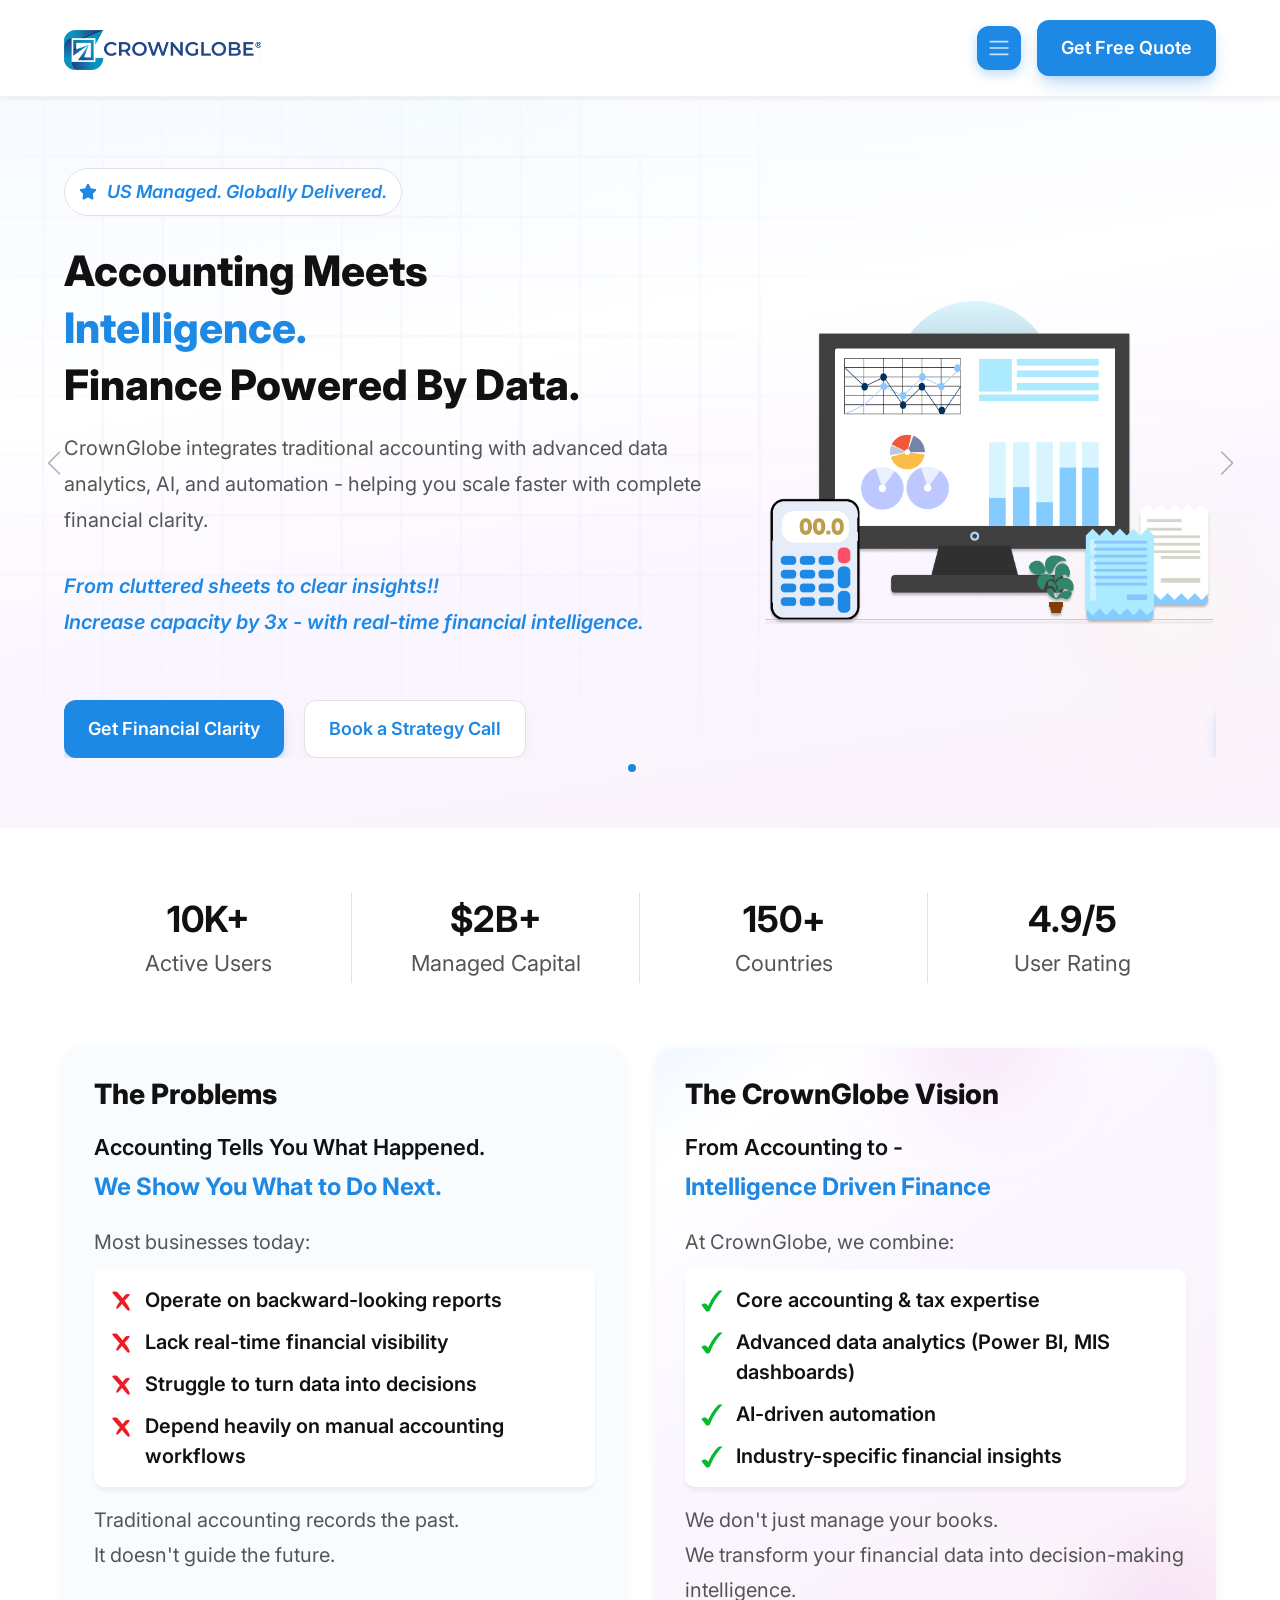
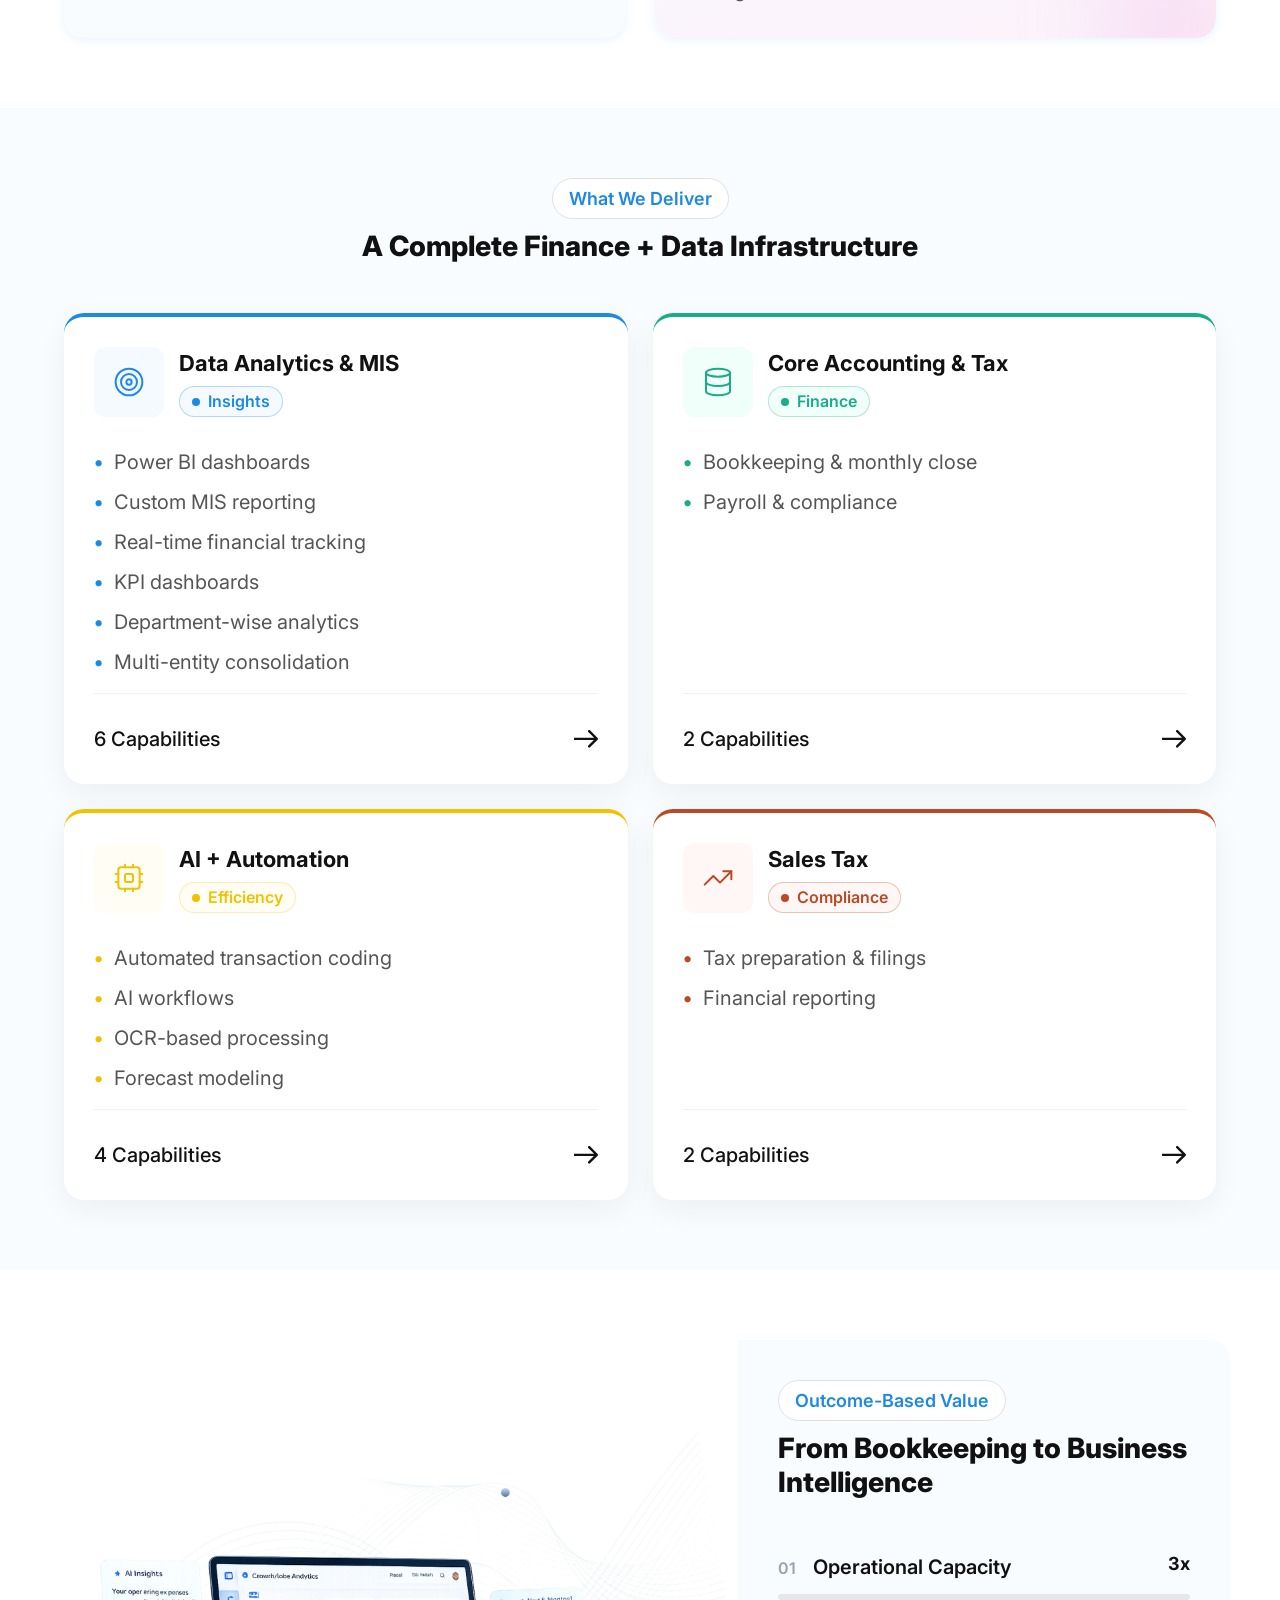
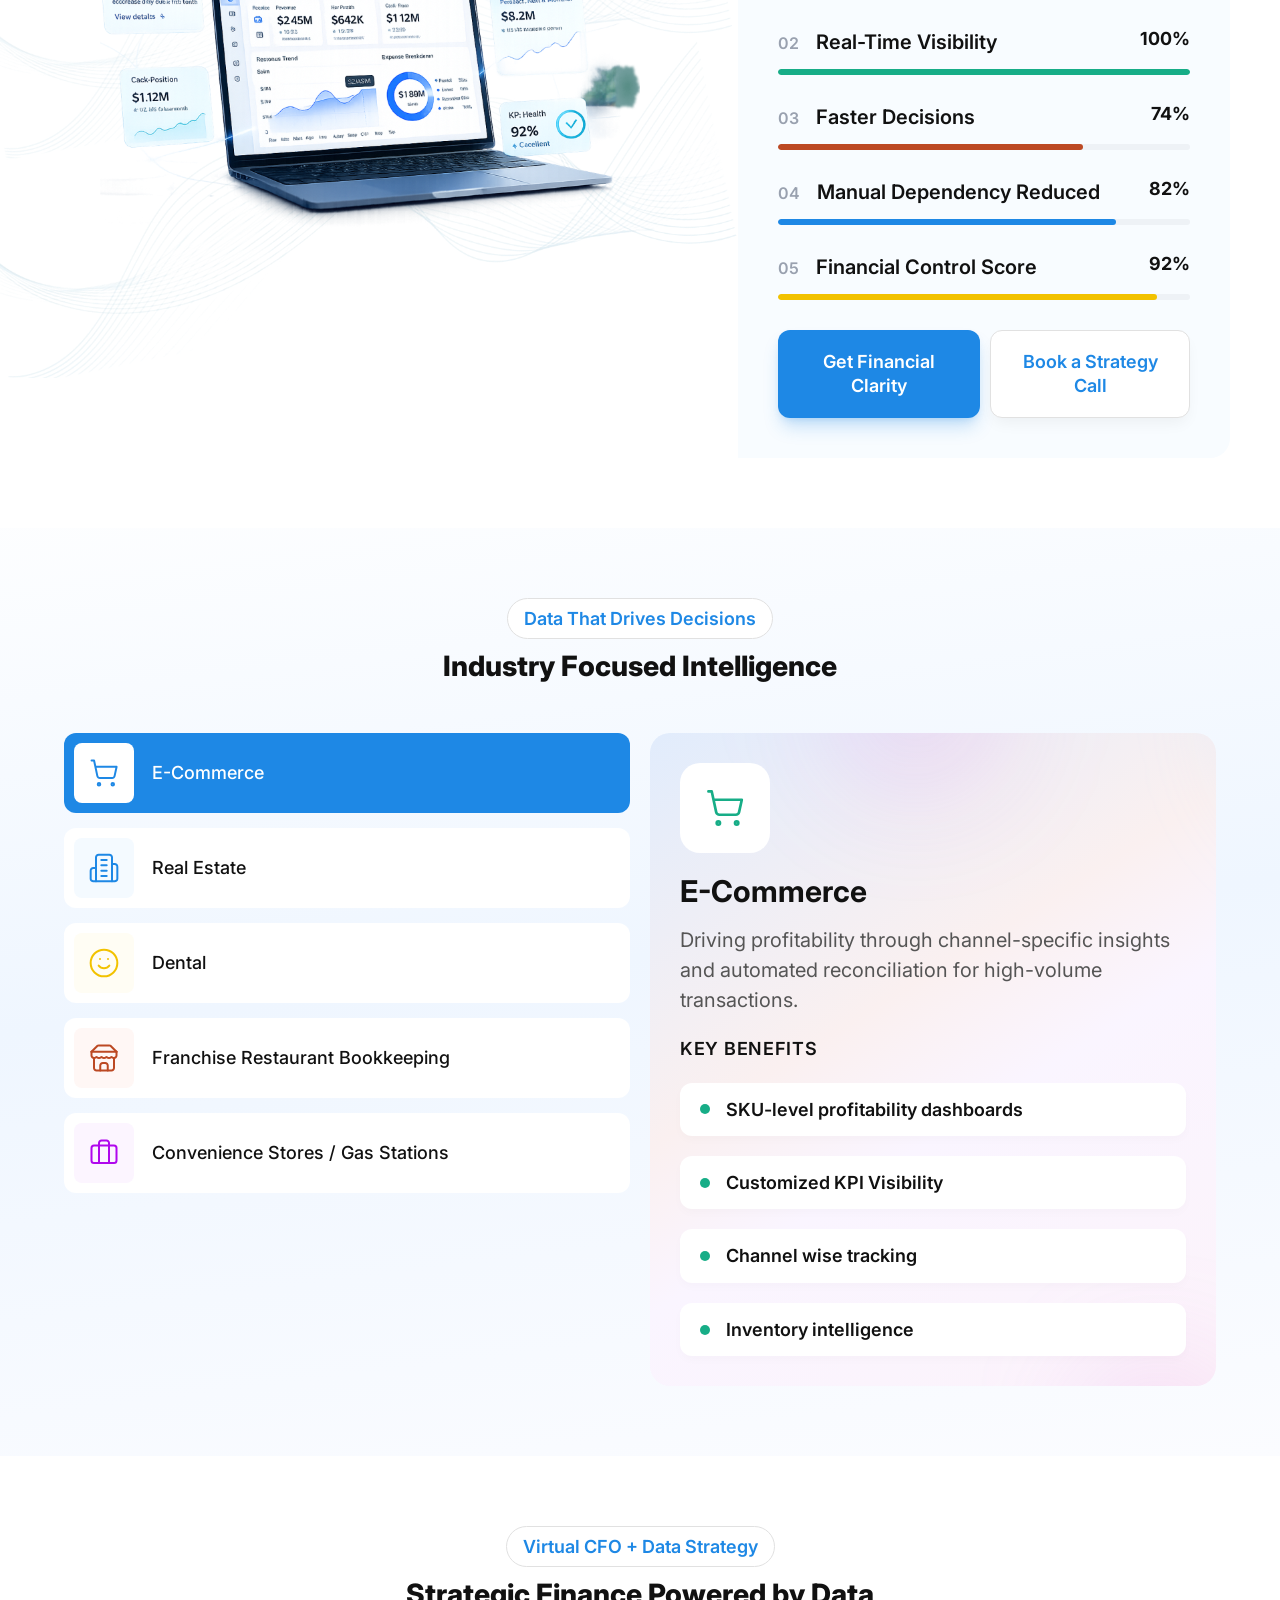
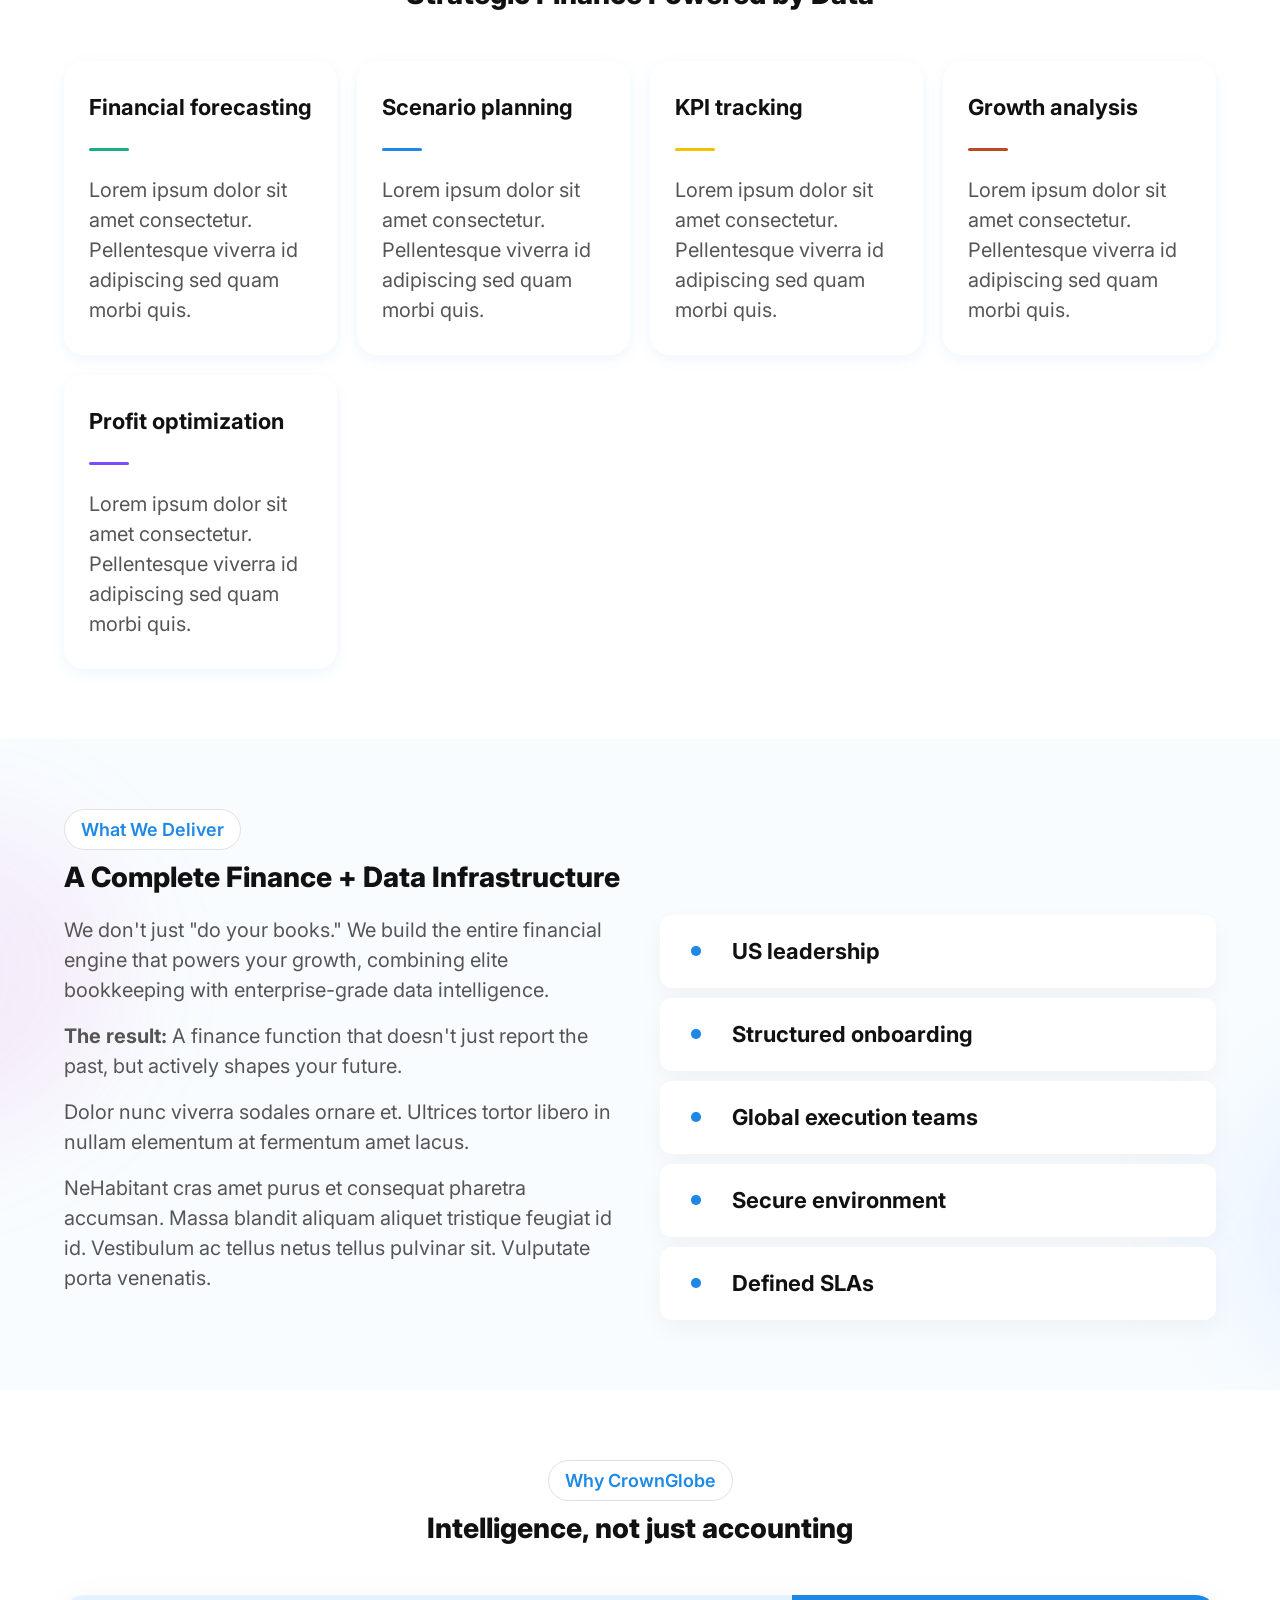
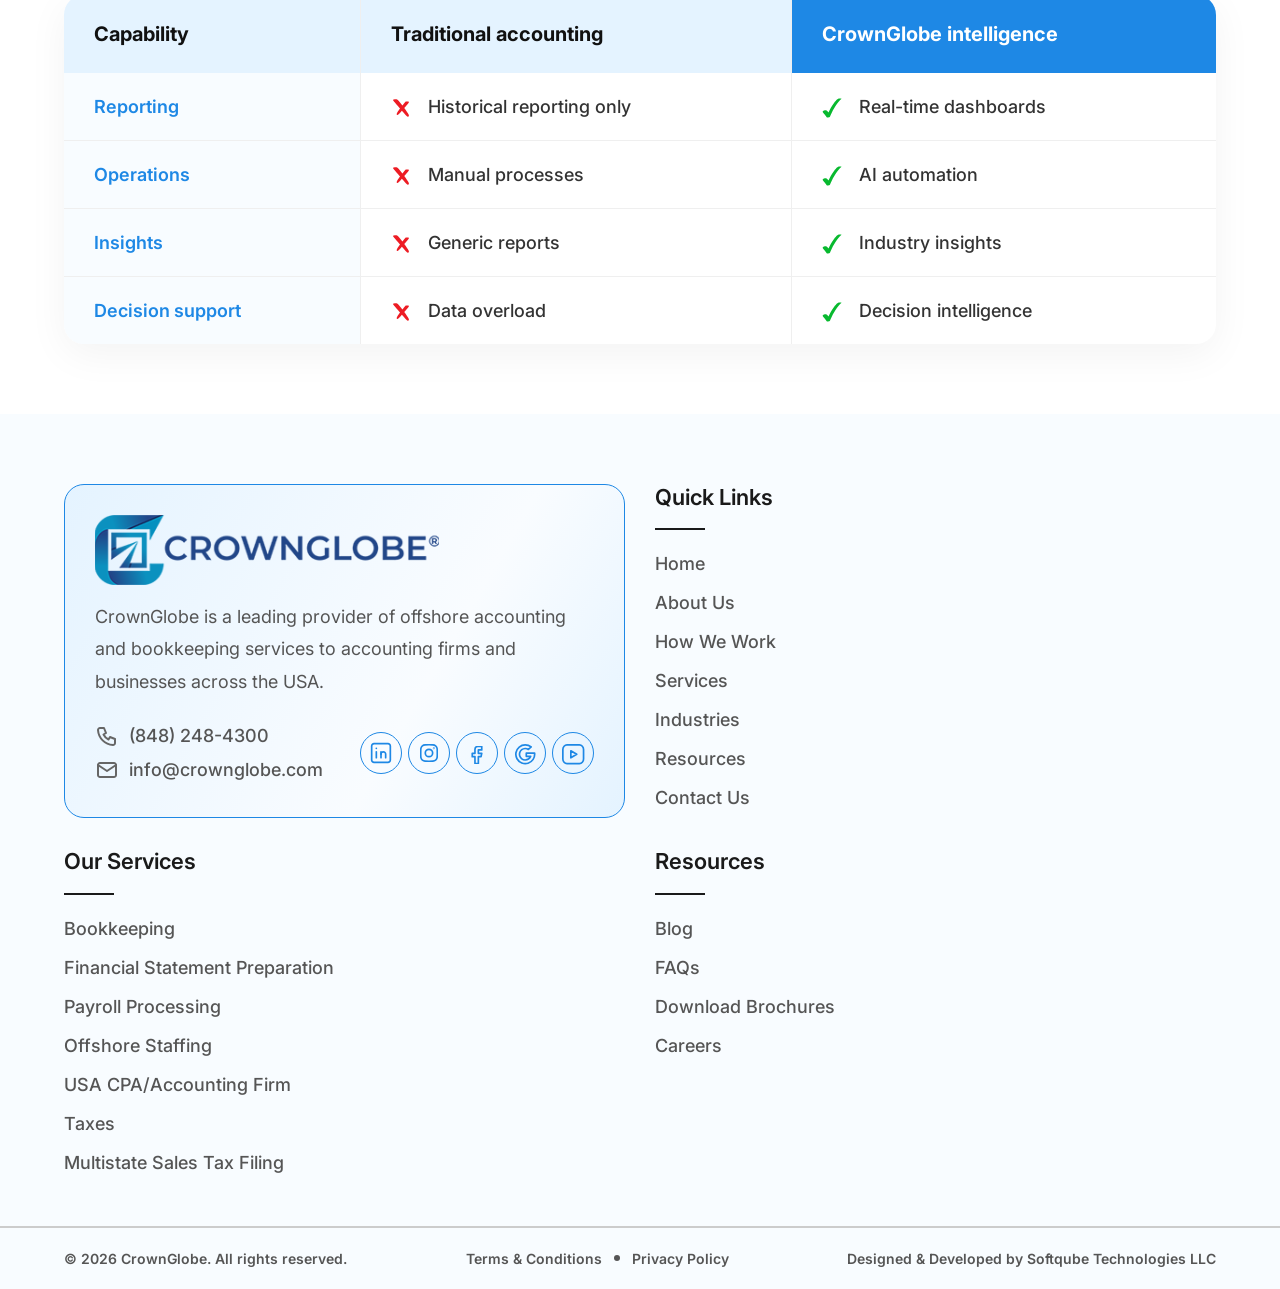
<file: index.html>
<!DOCTYPE html>
<html lang="en">

<head>
    <meta charset="UTF-8">
    <meta name="viewport" content="width=device-width, initial-scale=1.0">
    <title>Crown Globe</title>
    <link href="https://cdn.jsdelivr.net/npm/bootstrap@5.3.3/dist/css/bootstrap.min.css" rel="stylesheet">
    <link rel="stylesheet" href="https://cdn.jsdelivr.net/npm/swiper@11/swiper-bundle.min.css" />
    <link rel="stylesheet" href="style/style.css">
    <link rel="stylesheet" href="style/responsive.css">
    <link rel="icon" type="image/svg+xml" href="media-images/favicon.svg">
</head>

<body>
    <!-- Header Section -->
    <header class="custom-header bg-white shadow-sm">
        <nav class="navbar navbar-expand-xl py-0">
            <div class="cg-container navbar-nav flex-row gap-2 align-items-center w-100">
                <!-- Logo -->
                <a class="navbar-brand me-0" href="index.html">
                    <img src="media-images/logo.svg"
                        alt="Crown Globe - Offshore Accounting and Bookkeeping Services for USA Firms" height="40"
                        class="d-inline-block align-text-top">
                </a>
                <div class="d-flex gap-2xl-5 gap-3 align-items-center justify-content-end w-100">
                    <!-- Mobile Toggle -->
                    <button class="navbar-toggler" type="button" data-bs-toggle="collapse" data-bs-target="#navContent">
                        <span class="navbar-toggler-icon"></span>
                    </button>

                    <!-- Navigation Links -->
                    <div class="collapse navbar-collapse justify-content-center" id="navContent">
                        <div class="mobile-menu-header">
                            <a href="#"><img src="media-images/logo.svg"
                                    alt="Crown Globe - Global Accounting Intelligence" height="40"></a>
                            <button class="navbar-toggler close-btn" type="button" data-bs-toggle="collapse"
                                data-bs-target="#navContent">
                                <span>&times;</span>
                            </button>
                        </div>
                        <nav class="cg-custom-menu">
                            <ul>
                                <li><a href="index.html">Home</a></li>
                                <li><a href="about-us.html">About Us</a></li>
                                <li class="has-mega">
                                    <a href="javascript:void(0)">How We Work</a>
                                    <div class="mega-menu">
                                        <div class="mega-column">
                                            <ul class="inner-menu">
                                                <li><a href="engagement-models.html">Engagement Models</a></li>
                                                <li><a href="transition.html">Transition Process</a></li>
                                                <li><a href="for-tax.html">For Tax Professionals CPAs</a></li>
                                            </ul>
                                        </div>
                                    </div>
                                </li>
                                <li class="has-mega static-mega">
                                    <a href="services.html">Services</a>
                                    <div class="mega-menu grid-3-2">
                                        <div class="mega-column has-inner-mega">
                                            <a href="javascript:void(0)" class="mega-heading">Bookkeeping Services</a>
                                            <ul class="inner-menu">
                                                <li><a href="#">Xero Bookkeeping</a></li>
                                                <li><a href="#">QuickBooks Accounting</a></li>
                                                <li><a href="#">Catch up Bookkeeping</a></li>
                                            </ul>
                                        </div>
                                        <div class="mega-column has-inner-mega">
                                            <a href="javascript:void(0)" class="mega-heading">Business Setup
                                                Services</a>
                                            <ul class="inner-menu">
                                                <li><a href="#">LLC</a></li>
                                                <li><a href="#">S-Corp.</a></li>
                                                <li><a href="#">C-Corp.</a></li>
                                                <li><a href="#">Foreign Company</a></li>
                                            </ul>
                                        </div>
                                        <div class="mega-column has-inner-mega">
                                            <a href="javascript:void(0)" class="mega-heading">Tax Filing</a>
                                            <ul class="inner-menu">
                                                <li><a href="#">Individual Tax Filing</a></li>
                                                <li><a href="#">Business Tax Filing</a></li>
                                                <li><a href="#">Multistate Sales Tax Filing</a></li>
                                            </ul>
                                        </div>
                                        <div class="mega-column">
                                            <ul class="inner-menu">
                                                <li><a href="#">Remote Accounting</a></li>
                                                <li><a href="#">Financial Statement Preparation</a></li>
                                                <li><a href="#">Virtual CFO Services</a></li>
                                                <li><a href="#">Finance Automation</a></li>
                                                <li><a href="#">Power BI Visualization</a></li>
                                            </ul>
                                        </div>
                                        <div class="mega-column">
                                            <ul class="inner-menu">
                                                <li><a href="#">Payroll Processing</a></li>
                                                <li><a href="#">Year - End Finalization & Annual Checkup Services</a>
                                                </li>
                                                <li><a href="#">Outsourced Accounting</a></li>
                                                <li><a href="#">Multistate Sales Tax Filing</a></li>
                                            </ul>
                                        </div>
                                    </div>
                                </li>
                                <li class="has-mega static-mega">
                                    <a href="industries.html">Industry</a>
                                    <div class="mega-menu">
                                        <div class="mega-column">
                                            <ul class="inner-menu">
                                                <li><a href="#">Industry Specific Bookkeeping</a></li>
                                                <li><a href="#">Franchise Restaurant Bookkeeping</a></li>
                                                <li><a href="#">IT & AI Companies Bookkeeping</a></li>
                                            </ul>
                                        </div>
                                        <div class="mega-column">
                                            <ul class="inner-menu">
                                                <li><a href="#">Gas Station & Convenience Stores</a></li>
                                                <li><a href="#">Real-estate Agent Bookkeeping</a></li>
                                                <li><a href="#">Hotel Bookkeeping</a></li>
                                            </ul>
                                        </div>
                                        <div class="mega-column">
                                            <ul class="inner-menu">
                                                <li><a href="#">Dental Bookkeeping</a></li>
                                                <li><a href="#">Restaurant Bookkeeping</a></li>
                                                <li><a href="#">Liquor stores Bookkeeping</a></li>
                                            </ul>
                                        </div>
                                    </div>
                                </li>
                                <li class="has-mega">
                                    <a href="javascript:void(0)">Resources</a>
                                    <div class="mega-menu">
                                        <div class="mega-column">
                                            <ul class="inner-menu">
                                                <li><a href="#">Career</a></li>
                                                <li><a href="blog.html">Blogs</a></li>
                                                <li><a href="videos.html">Videos</a></li>
                                                <li><a href="#">Brochures</a></li>
                                                <li><a href="#">Tax Tips</a></li>
                                            </ul>
                                        </div>
                                    </div>
                                </li>

                                <li><a href="contact.html">Contact Us</a></li>
                            </ul>
                        </nav>
                        <div class="d-xl-none my-3 w-100 px-3">
                            <a href="#" class="common-btn py-3 px-4 w-100 text-center">Get Free Quote</a>
                        </div>
                    </div>

                    <!-- Call to Action -->
                    <div class="d-none d-lg-block">
                        <a href="#" class="common-btn py-3 px-4">Get Free Quote</a>
                    </div>
                </div>
            </div>
        </nav>
    </header>
    <!-- Hero Section -->
    <main>
        <!-- Hero-section -->
        <section>
            <div class="hero-main py-80"
                style="background:url(./media-images/hero-bg.svg) no-repeat center center/cover;">
                <div class="cg-container">
                    <div class="swiper hero-slider">
                        <div class="swiper-wrapper">
                            <!-- Slide 1 -->
                            <div class="swiper-slide">
                                <div class="hero-inner-main">
                                    <div class="hero-inner">
                                        <div class="hero-content">
                                            <span><img src="./media-images/star-icon.svg"
                                                    alt="Quality Assurance Star Icon">
                                                US Managed. Globally Delivered.</span>
                                            <h1>Accounting Meets<br /> <span>Intelligence.</span><br /> Finance Powered
                                                By Data.
                                            </h1>
                                            <p>CrownGlobe integrates traditional accounting with advanced data
                                                analytics, AI, and automation - helping you scale faster with complete
                                                financial clarity.</p>
                                            <div class="highlight-content">
                                                <p>From cluttered sheets to clear insights!! <br /> Increase capacity by
                                                    3x -
                                                    with real-time financial intelligence.</p>
                                            </div>
                                            <div class="hero-btn">
                                                <a href="#" class="common-btn py-3 px-4">Get Financial Clarity</a>
                                                <a href="#" class="common-btn-white py-3 px-4">Book a Strategy Call</a>
                                            </div>
                                        </div>
                                    </div>
                                    <div class="hero-image">
                                        <img src="media-images/hero-main.png"
                                            alt="Crown Globe - Advanced Financial Analytics and AI Powered Accounting Platform"
                                            class="img-fluid">
                                    </div>
                                </div>
                            </div>
                            <!-- Slide 2 -->
                            <div class="swiper-slide">
                                <div class="hero-inner-main">
                                    <div class="hero-inner">
                                        <div class="hero-content">
                                            <span><img src="./media-images/star-icon.svg"
                                                    alt="Quality Assurance Star Icon">
                                                US Managed. Globally Delivered.</span>
                                            <h1>Accounting Meets<br /> <span>Intelligence.</span><br /> Finance Powered
                                                By Data.
                                            </h1>
                                            <p>CrownGlobe integrates traditional accounting with advanced data
                                                analytics, AI, and automation - helping you scale faster with complete
                                                financial clarity.</p>
                                            <div class="highlight-content">
                                                <p>From cluttered sheets to clear insights!! <br /> Increase capacity by
                                                    3x -
                                                    with real-time financial intelligence.</p>
                                            </div>
                                            <div class="hero-btn">
                                                <a href="#" class="common-btn py-3 px-4">Get Financial Clarity</a>
                                                <a href="#" class="common-btn-white py-3 px-4">Book a Strategy Call</a>
                                            </div>
                                        </div>
                                    </div>
                                    <div class="hero-image">
                                        <img src="media-images/hero-main.png"
                                            alt="Crown Globe - Accounting Intelligence and Business Growth Dashboard"
                                            class="img-fluid">
                                    </div>
                                </div>
                            </div>
                            <!-- Repeat Slide 1 for demonstration if needed -->
                        </div>
                        <!-- Navigation -->
                        <div class="swiper-button-next"></div>
                        <div class="swiper-button-prev"></div>
                        <!-- Pagination -->
                        <div class="swiper-pagination"></div>
                    </div>
                </div>
            </div>
        </section>
        <!-- The Problem Section -->
        <section>
            <div class="problem-section py-80">
                <div class="cg-container">
                    <div class="stats-grid">
                        <div class="stat-item">
                            <h2 class="counter" data-target="10">10</h2><span>K+</span>
                            <p>Active Users</p>
                        </div>
                        <div class="stat-item">
                            <span>$</span>
                            <h2 class="counter" data-target="2">2</h2><span>B+</span>
                            <p>Managed Capital</p>
                        </div>
                        <div class="stat-item">
                            <h2 class="counter" data-target="150">0</h2><span>+</span>
                            <p>Countries</p>
                        </div>
                        <div class="stat-item">
                            <h2 class="counter" data-target="4.9" data-decimal="1">4.9</h2><span>/5</span>
                            <p>User Rating</p>
                        </div>
                    </div>
                    <div class="comparison-grid pt-80">
                        <div class="problem-card">
                            <h3>The Problems</h3>
                            <h4>Accounting Tells You What Happened. <span>We Show You What to Do Next.</span></h4>
                            <p>Most businesses today:</p>
                            <ul>
                                <li>Operate on backward-looking reports</li>
                                <li>Lack real-time financial visibility</li>
                                <li>Struggle to turn data into decisions</li>
                                <li>Depend heavily on manual accounting
                                    workflows</li>
                            </ul>
                            <div class="card-footer">
                                <p>Traditional accounting records the past. <br> It doesn't guide the future.</p>
                            </div>
                        </div>
                        <div class="vision-card common-bg-gradient">
                            <h3>The CrownGlobe Vision</h3>
                            <h4>From Accounting to - <span>Intelligence Driven Finance</span></h4>
                            <p>At CrownGlobe, we combine:</p>
                            <ul>
                                <li>Core accounting & tax expertise</li>
                                <li>Advanced data analytics (Power BI, MIS
                                    dashboards)</li>
                                <li>AI-driven automation</li>
                                <li>Industry-specific financial insights</li>
                            </ul>
                            <div class="card-footer">
                                <p>We don't just manage your books. <br> We transform your financial data into
                                    decision-making intelligence.</p>
                            </div>
                        </div>
                    </div>
                </div>
            </div>
        </section>
        <!-- What We Deliver -->
        <section>
            <div class="what-we-deliver py-80 common-bg-gradient-light">
                <div class="cg-container">
                    <div class="section-header">
                        <span>What We Deliver</span>
                        <h2>A Complete Finance + Data Infrastructure</h2>
                    </div>
                    <div class="deliver-grid">

                        <div class="deliver-card border-blue">
                            <div class="card-top">
                                <div class="icon-box bg-light-blue">
                                    <img src="media-images/why-us-1.svg"
                                        alt="Data Analytics and MIS Reporting Insights Icon">
                                </div>
                                <div class="title-box">
                                    <h3>Data Analytics & MIS</h3>
                                    <span class="badge-pill pill-blue">Insights</span>
                                </div>
                            </div>
                            <ul>
                                <li>Power BI dashboards</li>
                                <li>Custom MIS reporting</li>
                                <li>Real-time financial tracking</li>
                                <li>KPI dashboards</li>
                                <li>Department-wise analytics</li>
                                <li>Multi-entity consolidation</li>
                            </ul>
                            <a class="card-footer">
                                <span>6 Capabilities</span>
                                <img src="media-images/black-right-arrow.svg" alt="View More Capabilities">
                            </a>
                        </div>

                        <div class="deliver-card border-green">
                            <div class="card-top">
                                <div class="icon-box bg-light-green">
                                    <img src="media-images/why-us-2.svg" alt="Core Accounting and Tax Services Icon">
                                </div>
                                <div class="title-box">
                                    <h3>Core Accounting & Tax</h3>
                                    <span class="badge-pill pill-green">Finance</span>
                                </div>
                            </div>
                            <ul>
                                <li>Bookkeeping & monthly close</li>
                                <li>Payroll & compliance</li>
                            </ul>
                            <a class="card-footer">
                                <span>2 Capabilities</span>
                                <img src="media-images/black-right-arrow.svg" alt="View More Capabilities">
                            </a>
                        </div>

                        <div class="deliver-card border-yellow">
                            <div class="card-top">
                                <div class="icon-box bg-light-yellow">
                                    <img src="media-images/why-us-3.svg" alt="AI and Financial Process Automation Icon">
                                </div>
                                <div class="title-box">
                                    <h3>AI + Automation</h3>
                                    <span class="badge-pill pill-yellow">Efficiency</span>
                                </div>
                            </div>
                            <ul>
                                <li>Automated transaction coding</li>
                                <li>AI workflows</li>
                                <li>OCR-based processing</li>
                                <li>Forecast modeling</li>
                            </ul>
                            <a class="card-footer">
                                <span>4 Capabilities</span>
                                <img src="media-images/black-right-arrow.svg" alt="View More Capabilities">
                            </a>
                        </div>

                        <div class="deliver-card border-orange">
                            <div class="card-top">
                                <div class="icon-box bg-light-orange">
                                    <img src="media-images/why-us-4.svg"
                                        alt="Sales Tax Compliance and Filing Services Icon">
                                </div>
                                <div class="title-box">
                                    <h3>Sales Tax</h3>
                                    <span class="badge-pill pill-orange">Compliance</span>
                                </div>
                            </div>
                            <ul>
                                <li>Tax preparation & filings</li>
                                <li>Financial reporting</li>
                            </ul>
                            <a class="card-footer">
                                <span>2 Capabilities</span>
                                <img src="media-images/black-right-arrow.svg" alt="View More Capabilities">
                            </a>
                        </div>
                    </div>
                </div>
            </div>
        </section>
        <!-- Outcome-Based Value -->
        <section>
            <div class="outcome-main py-80">
                <div>
                    <div class="outcome-grid">
                        <div class="outcome-image">
                            <img src="media-images/outcome-image.png"
                                alt="CrownGlobe Performance Metrics - Visualizing Business Growth and Operational Capacity"
                                class="img-fluid">
                        </div>
                        <div class="outcome-content">
                            <div class="section-header">
                                <span>Outcome-Based Value</span>
                                <h2>From Bookkeeping to Business Intelligence</h2>
                            </div>
                            <div class="progress-list">

                                <div class="progress-item">
                                    <div class="progress-info">
                                        <h3><span>01</span> Operational capacity</h3>
                                        <span class="value">3x</span>
                                    </div>
                                    <div class="progress-bar-bg">
                                        <div class="progress-bar-fill bg-blue" data-width="100"></div>
                                    </div>
                                </div>

                                <div class="progress-item">
                                    <div class="progress-info">
                                        <h3><span>02</span> Real-time visibility</h3>
                                        <span class="value">100%</span>
                                    </div>
                                    <div class="progress-bar-bg">
                                        <div class="progress-bar-fill bg-green" data-width="100"></div>
                                    </div>
                                </div>

                                <div class="progress-item">
                                    <div class="progress-info">
                                        <h3><span>03</span> Faster decisions</h3>
                                        <span class="value">74%</span>
                                    </div>
                                    <div class="progress-bar-bg">
                                        <div class="progress-bar-fill bg-orange" data-width="74"></div>
                                    </div>
                                </div>

                                <div class="progress-item">
                                    <div class="progress-info">
                                        <h3><span>04</span> Manual dependency reduced</h3>
                                        <span class="value">82%</span>
                                    </div>
                                    <div class="progress-bar-bg">
                                        <div class="progress-bar-fill bg-blue-dark" data-width="82"></div>
                                    </div>
                                </div>

                                <div class="progress-item">
                                    <div class="progress-info">
                                        <h3><span>05</span> Financial control score</h3>
                                        <span class="value">92%</span>
                                    </div>
                                    <div class="progress-bar-bg">
                                        <div class="progress-bar-fill bg-yellow" data-width="92"></div>
                                    </div>
                                </div>
                            </div>
                            <div class="outcome-btns ">
                                <a href="#" class="common-btn">Get Financial Clarity</a>
                                <a href="#" class="common-btn-white">Book a Strategy Call</a>
                            </div>
                        </div>
                    </div>
                </div>
            </div>
        </section>
        <!-- Industry Focused Intelligence -->
        <section>
            <div class="industry-section py-80">
                <div class="cg-container">
                    <div class="section-header">
                        <span>Data That Drives Decisions</span>
                        <h2>Industry Focused Intelligence</h2>
                    </div>

                    <div class="industry-tab-wrapper">
                        <div class="industry-nav" id="industryTab" role="tablist" aria-orientation="vertical">
                            <button class="nav-link active" id="ecommerce-tab" data-bs-toggle="pill"
                                data-bs-target="#ecommerce" type="button" role="tab">
                                <div class="icon-box"><img src="media-images/ecommerce.svg"
                                        alt="E-Commerce Industry Financial Services Icon"></div>
                                <span>E-Commerce</span>
                            </button>
                            <button class="nav-link" id="realestate-tab" data-bs-toggle="pill"
                                data-bs-target="#realestate" type="button" role="tab">
                                <div class="icon-box"><img src="media-images/real-estate.svg"
                                        alt="Real Estate Financial Management Icon"></div>
                                <span>Real Estate</span>
                            </button>
                            <button class="nav-link" id="dental-tab" data-bs-toggle="pill" data-bs-target="#dental"
                                type="button" role="tab">
                                <div class="icon-box"><img src="media-images/dental.svg"
                                        alt="Dental Practice Accounting and Analytics Icon"></div>
                                <span>Dental</span>
                            </button>
                            <button class="nav-link" id="franchise-tab" data-bs-toggle="pill"
                                data-bs-target="#franchise" type="button" role="tab">
                                <div class="icon-box"><img src="media-images/franchise.svg"
                                        alt="Franchise Restaurant Bookkeeping and COGS Management Icon"></div>
                                <span>Franchise Restaurant Bookkeeping</span>
                            </button>
                            <button class="nav-link" id="convenience-tab" data-bs-toggle="pill"
                                data-bs-target="#convenience" type="button" role="tab">
                                <div class="icon-box"><img src="media-images/convenience.svg"
                                        alt="Convenience Stores and Gas Stations Financial Tracking Icon"></div>
                                <span>Convenience Stores / Gas Stations</span>
                            </button>
                        </div>


                        <div class="tab-content industry-content" id="industryTabContent">

                            <div class="tab-pane fade show active" id="ecommerce" role="tabpanel">
                                <div class="content-header">
                                    <div class="content-icon">
                                        <img src="media-images/ecommerce.svg"
                                            alt="Detailed E-Commerce Business Intelligence Icon">
                                    </div>
                                    <h3>E-Commerce</h3>
                                    <p>Driving profitability through channel-specific insights and automated
                                        reconciliation for high-volume transactions.</p>
                                    <h4>Key Benefits</h4>
                                </div>
                                <div class="benefits-grid">
                                    <div class="benefit-item">
                                        <span class="dot" style="--pulse-color: #17ad87;"></span>
                                        <span>SKU-level profitability dashboards</span>
                                    </div>
                                    <div class="benefit-item">
                                        <span class="dot" style="--pulse-color: #17ad87;"></span>
                                        <span>Customized KPI Visibility</span>
                                    </div>
                                    <div class="benefit-item">
                                        <span class="dot" style="--pulse-color: #17ad87;"></span>
                                        <span>Channel wise tracking</span>
                                    </div>
                                    <div class="benefit-item">
                                        <span class="dot" style="--pulse-color: #17ad87;"></span>
                                        <span>Inventory intelligence</span>
                                    </div>
                                </div>
                            </div>

                            <div class="tab-pane fade" id="realestate" role="tabpanel">
                                <div class="content-header">
                                    <div class="content-icon">
                                        <img src="media-images/real-estate.svg"
                                            alt="Detailed Real Estate Asset Management Icon">
                                    </div>
                                    <h3>Real Estate</h3>
                                    <p>Full-cycle financial management for property owners and developers, focusing on
                                        cash flow and tax efficiency.</p>
                                    <h4>Key Benefits</h4>
                                </div>
                                <div class="benefits-grid">
                                    <div class="benefit-item">
                                        <span class="dot" style="--pulse-color: var(--blue);"></span>
                                        <span>Project profitability</span>
                                    </div>
                                    <div class="benefit-item">
                                        <span class="dot" style="--pulse-color: var(--blue);"></span>
                                        <span>Commission dashboards</span>
                                    </div>
                                    <div class="benefit-item">
                                        <span class="dot" style="--pulse-color: var(--blue);"></span>
                                        <span>Multi-entity reporting</span>
                                    </div>
                                </div>
                            </div>

                            <div class="tab-pane fade" id="dental" role="tabpanel">
                                <div class="content-header">
                                    <div class="content-icon">
                                        <img src="media-images/dental.svg"
                                            alt="Detailed Dental Practice Performance Analytics Icon">
                                    </div>
                                    <h3>Dental Practices</h3>
                                    <p>Scaling dental clinics with robust practice management integration and overhead
                                        analysis.</p>
                                    <h4>Key Benefits</h4>
                                </div>
                                <div class="benefits-grid">
                                    <div class="benefit-item">
                                        <span class="dot" style="--pulse-color: #f2c200;"></span>
                                        <span>Provider analytics</span>
                                    </div>
                                    <div class="benefit-item">
                                        <span class="dot" style="--pulse-color: #f2c200;"></span>
                                        <span>Revenue & Expenses Insights</span>
                                    </div>
                                    <div class="benefit-item">
                                        <span class="dot" style="--pulse-color: #f2c200;"></span>
                                        <span>Location performance</span>
                                    </div>
                                </div>
                            </div>

                            <div class="tab-pane fade" id="franchise" role="tabpanel">
                                <div class="content-header">
                                    <div class="content-icon">
                                        <img src="media-images/franchise.svg"
                                            alt="Detailed Franchise Restaurant Bookkeeping Services Icon">
                                    </div>
                                    <h3>Franchise Restaurant Bookkeeping</h3>
                                    <p>Specialized bookkeeping for food and beverage franchises with a focus on COGS and
                                        prime cost management.</p>
                                    <h4>Key Benefits</h4>
                                </div>
                                <div class="benefits-grid">
                                    <div class="benefit-item">
                                        <span class="dot" style="--pulse-color: #bc4923;"></span>
                                        <span>SOC 2 Type II certified</span>
                                    </div>
                                    <div class="benefit-item">
                                        <span class="dot" style="--pulse-color: #bc4923;"></span>
                                        <span>SOC 2 Type II certified</span>
                                    </div>
                                    <div class="benefit-item">
                                        <span class="dot" style="--pulse-color: #bc4923;"></span>
                                        <span>SOC 2 Type II certified</span>
                                    </div>
                                    <div class="benefit-item">
                                        <span class="dot" style="--pulse-color: #bc4923;"></span>
                                        <span>SOC 2 Type II certified</span>
                                    </div>
                                </div>
                            </div>

                            <div class="tab-pane fade" id="convenience" role="tabpanel">
                                <div class="content-header">
                                    <div class="content-icon">
                                        <img src="media-images/convenience.svg"
                                            alt="Detailed Convenience Store Profit Margin Tracking Icon">
                                    </div>
                                    <h3>Convenience Stores / Gas Stations</h3>
                                    <p>Unique financial systems for retail fuel and convenience store operators to
                                        manage complex inventory and margins.</p>
                                    <h4>Key Benefits</h4>
                                </div>
                                <div class="benefits-grid">
                                    <div class="benefit-item">
                                        <span class="dot" style="--pulse-color: #7c4dff;"></span>
                                        <span>Fuel margin tracking</span>
                                    </div>
                                    <div class="benefit-item">
                                        <span class="dot" style="--pulse-color: #7c4dff;"></span>
                                        <span>Shrinkage analytics</span>
                                    </div>
                                    <div class="benefit-item">
                                        <span class="dot" style="--pulse-color: #7c4dff;"></span>
                                        <span>Store-level dashboards</span>
                                    </div>
                                </div>
                            </div>
                        </div>
                    </div>
                </div>
            </div>
        </section>
        <!-- Strategic Finance Powered by Data -->
        <section>
            <div class="strategic-finance py-80">
                <div class="cg-container">
                    <div class="section-header">
                        <span>Virtual CFO + Data Strategy</span>
                        <h2>Strategic Finance Powered by Data</h2>
                    </div>

                    <div class="strategic-grid">
                        <div class="strategic-card">
                            <h4>Financial forecasting</h4>
                            <div class="accent-line"></div>
                            <p>Lorem ipsum dolor sit amet consectetur. Pellentesque viverra id adipiscing sed quam morbi
                                quis.</p>
                        </div>
                        <div class="strategic-card">
                            <h4>Scenario planning</h4>
                            <div class="accent-line"></div>
                            <p>Lorem ipsum dolor sit amet consectetur. Pellentesque viverra id adipiscing sed quam morbi
                                quis.</p>
                        </div>
                        <div class="strategic-card">
                            <h4>KPI tracking</h4>
                            <div class="accent-line"></div>
                            <p>Lorem ipsum dolor sit amet consectetur. Pellentesque viverra id adipiscing sed quam morbi
                                quis.</p>
                        </div>
                        <div class="strategic-card">
                            <h4>Growth analysis</h4>
                            <div class="accent-line"></div>
                            <p>Lorem ipsum dolor sit amet consectetur. Pellentesque viverra id adipiscing sed quam morbi
                                quis.</p>
                        </div>
                        <div class="strategic-card">
                            <h4>Profit optimization</h4>
                            <div class="accent-line"></div>
                            <p>Lorem ipsum dolor sit amet consectetur. Pellentesque viverra id adipiscing sed quam morbi
                                quis.</p>
                        </div>
                    </div>
                </div>
            </div>
        </section>
        <!-- A Complete Finance + Data Infrastructure -->
        <section>
            <div class="complete-finance-data common-bg-gradient-light py-80">
                <div class="cg-container">
                    <div class="section-header">
                        <span>What We Deliver</span>
                        <h2>A Complete Finance + Data Infrastructure</h2>
                    </div>
                    <div class="complete-finance-grid">
                        <div class="complete-finance-left">
                            <p>We don't just "do your books." We build the entire financial engine that powers your
                                growth,
                                combining elite bookkeeping with enterprise-grade data intelligence.</p>
                            <p><strong>The result:</strong> A finance function that doesn't just report the past, but
                                actively
                                shapes your future.</p>
                            <p>Dolor nunc viverra sodales ornare et. Ultrices tortor libero in nullam elementum at
                                fermentum amet lacus. </p>
                            <p>NeHabitant cras amet purus et consequat pharetra accumsan. Massa blandit aliquam aliquet
                                tristique feugiat id id. Vestibulum ac tellus netus tellus pulvinar sit. Vulputate porta
                                venenatis.</p>
                        </div>
                        <div class="complete-finance-right">
                            <div class="finance-features-grid">
                                <div class="finance-feature-item">
                                    <span class="pulse-dot"></span>
                                    <span>US leadership</span>
                                </div>
                                <div class="finance-feature-item">
                                    <span class="pulse-dot"></span>
                                    <span>Structured onboarding</span>
                                </div>
                                <div class="finance-feature-item">
                                    <span class="pulse-dot"></span>
                                    <span>Global execution teams</span>
                                </div>
                                <div class="finance-feature-item">
                                    <span class="pulse-dot"></span>
                                    <span>Secure environment</span>
                                </div>
                                <div class="finance-feature-item">
                                    <span class="pulse-dot"></span>
                                    <span>Defined SLAs</span>
                                </div>
                            </div>
                        </div>
                    </div>
                </div>
            </div>
        </section>
        <!-- Why CrownGlobe -->
        <section>
            <div class="why-crown-globe py-80">
                <div class="cg-container">
                    <div class="section-header">
                        <span>Why CrownGlobe</span>
                        <h2>Intelligence, not just accounting</h2>
                    </div>
                    <div class="comparison-table-container">
                        <div class="table-responsive">
                            <table class="comparison-table">
                                <thead>
                                    <tr>
                                        <th>Capability</th>
                                        <th>Traditional accounting</th>
                                        <th class="highlight-header">CrownGlobe intelligence</th>
                                    </tr>
                                </thead>
                                <tbody>
                                    <tr>
                                        <td class="capability-cell">Reporting</td>
                                        <td><img src="./images/wrong.svg" alt="No"> Historical reporting only</td>
                                        <td><img src="./images/correct.svg" alt="Yes"> Real-time dashboards</td>
                                    </tr>
                                    <tr>
                                        <td class="capability-cell">Operations</td>
                                        <td><img src="./images/wrong.svg" alt="No"> Manual processes</td>
                                        <td><img src="./images/correct.svg" alt="Yes"> AI automation</td>
                                    </tr>
                                    <tr>
                                        <td class="capability-cell">Insights</td>
                                        <td><img src="./images/wrong.svg" alt="No"> Generic reports</td>
                                        <td><img src="./images/correct.svg" alt="Yes"> Industry insights</td>
                                    </tr>
                                    <tr>
                                        <td class="capability-cell">Decision support</td>
                                        <td><img src="./images/wrong.svg" alt="No"> Data overload</td>
                                        <td><img src="./images/correct.svg" alt="Yes"> Decision intelligence</td>
                                    </tr>
                                </tbody>
                            </table>
                        </div>
                    </div>
                </div>
        </section>
    </main>
    <!-- Footer Section -->
    <footer class="footer-section">
        <div class="cg-container">
            <div class="footer-grid pt-80">
                <div class="footer-card">
                    <div class="footer-logo">
                        <img src="./media-images/logo.svg" alt="Crown Globe Logo - Corporate Finance and Tax Solutions">
                    </div>
                    <p>CrownGlobe is a leading provider of offshore accounting and bookkeeping services to accounting
                        firms and businesses across the USA.
                    </p>
                    <div class="footer-contact-links">
                        <ul>
                            <li>
                                <img src="./media-images/phone-icon.svg" alt="Contact Crown Globe via Phone">
                                <a href="tel:8482484300">(848) 248-4300</a>
                            </li>
                            <li>
                                <img src="./media-images/mail-icon.svg" alt="Email Crown Globe Support">
                                <a href="mailto:info@crownglobe.com">info@crownglobe.com</a>
                            </li>
                        </ul>
                        <ul>
                            <li><a href=""><img src="./media-images/linkdin.svg"
                                        alt="Connect with Crown Globe on LinkedIn"></a></li>
                            <li><a href=""><img src="./media-images/instagram.svg"
                                        alt="Follow Crown Globe on Instagram"></a></li>
                            <li><a href=""><img src="./media-images/facebook.svg"
                                        alt="Like Crown Globe on Facebook"></a></li>
                            <li><a href=""><img src="./media-images/google.svg" alt="Find Crown Globe on Google"></a>
                            </li>
                            <li><a href=""><img src="./media-images/youtube.svg"
                                        alt="Subscribe to Crown Globe on YouTube"></a></li>
                        </ul>
                    </div>
                </div>
                <div class="footer-column">
                    <h4>Quick Links</h4>
                    <ul>
                        <li><a href="index.html">Home</a></li>
                        <li><a href="about-us.html">About Us</a></li>
                        <li><a href="#">How We Work</a></li>
                        <li><a href="services.html">Services</a></li>
                        <li><a href="industries.html">Industries</a></li>
                        <li><a href="#">Resources</a></li>
                        <li><a href="contact.html">Contact Us</a></li>
                    </ul>
                </div>
                <div class="footer-column">
                    <h4>Our Services</h4>
                    <ul>
                        <li><a href="#">Bookkeeping</a></li>
                        <li><a href="#">Financial Statement Preparation</a></li>
                        <li><a href="#">Payroll Processing</a></li>
                        <li><a href="#">Offshore Staffing</a></li>
                        <li><a href="#">USA CPA/Accounting Firm</a></li>
                        <li><a href="#">Taxes</a></li>
                        <li><a href="#">Multistate Sales Tax Filing</a></li>
                    </ul>
                </div>
                <div class="footer-column">
                    <h4>Resources</h4>
                    <ul>
                        <li><a href="blog.html">Blog</a></li>
                        <li><a href="#">FAQs</a></li>
                        <li><a href="#">Download Brochures</a></li>
                        <li><a href="#">Careers</a></li>
                    </ul>
                </div>
            </div>
        </div>
        <hr style="border: 1px solid #CCCCCC;" />
        <div class="cg-container">
            <div class="footer-bottom-grid">
                <div class="copyright">
                    <p>&copy; 2026 CrownGlobe. All rights reserved.</p>
                </div>
                <div class="terms-condition">
                    <ul>
                        <li><a href="">Terms & Conditions</a></li>
                        <li><a href="">Privacy Policy</a></li>
                    </ul>
                </div>
                <div class="design-by">
                    <p>Designed & Developed by <a href="https://www.softqubes.com/" target="_blank">Softqube
                            Technologies LLC</a></p>
                </div>
            </div>
        </div>
    </footer>
    <script src="https://cdn.jsdelivr.net/npm/swiper@11/swiper-bundle.min.js"></script>
    <script src="https://cdn.jsdelivr.net/npm/bootstrap@5.3.3/dist/js/bootstrap.bundle.min.js"></script>
    <script src="https://code.jquery.com/jquery-3.7.1.min.js"></script>
    <script src="js/index.js"></script>
</body>

</html>
</file>
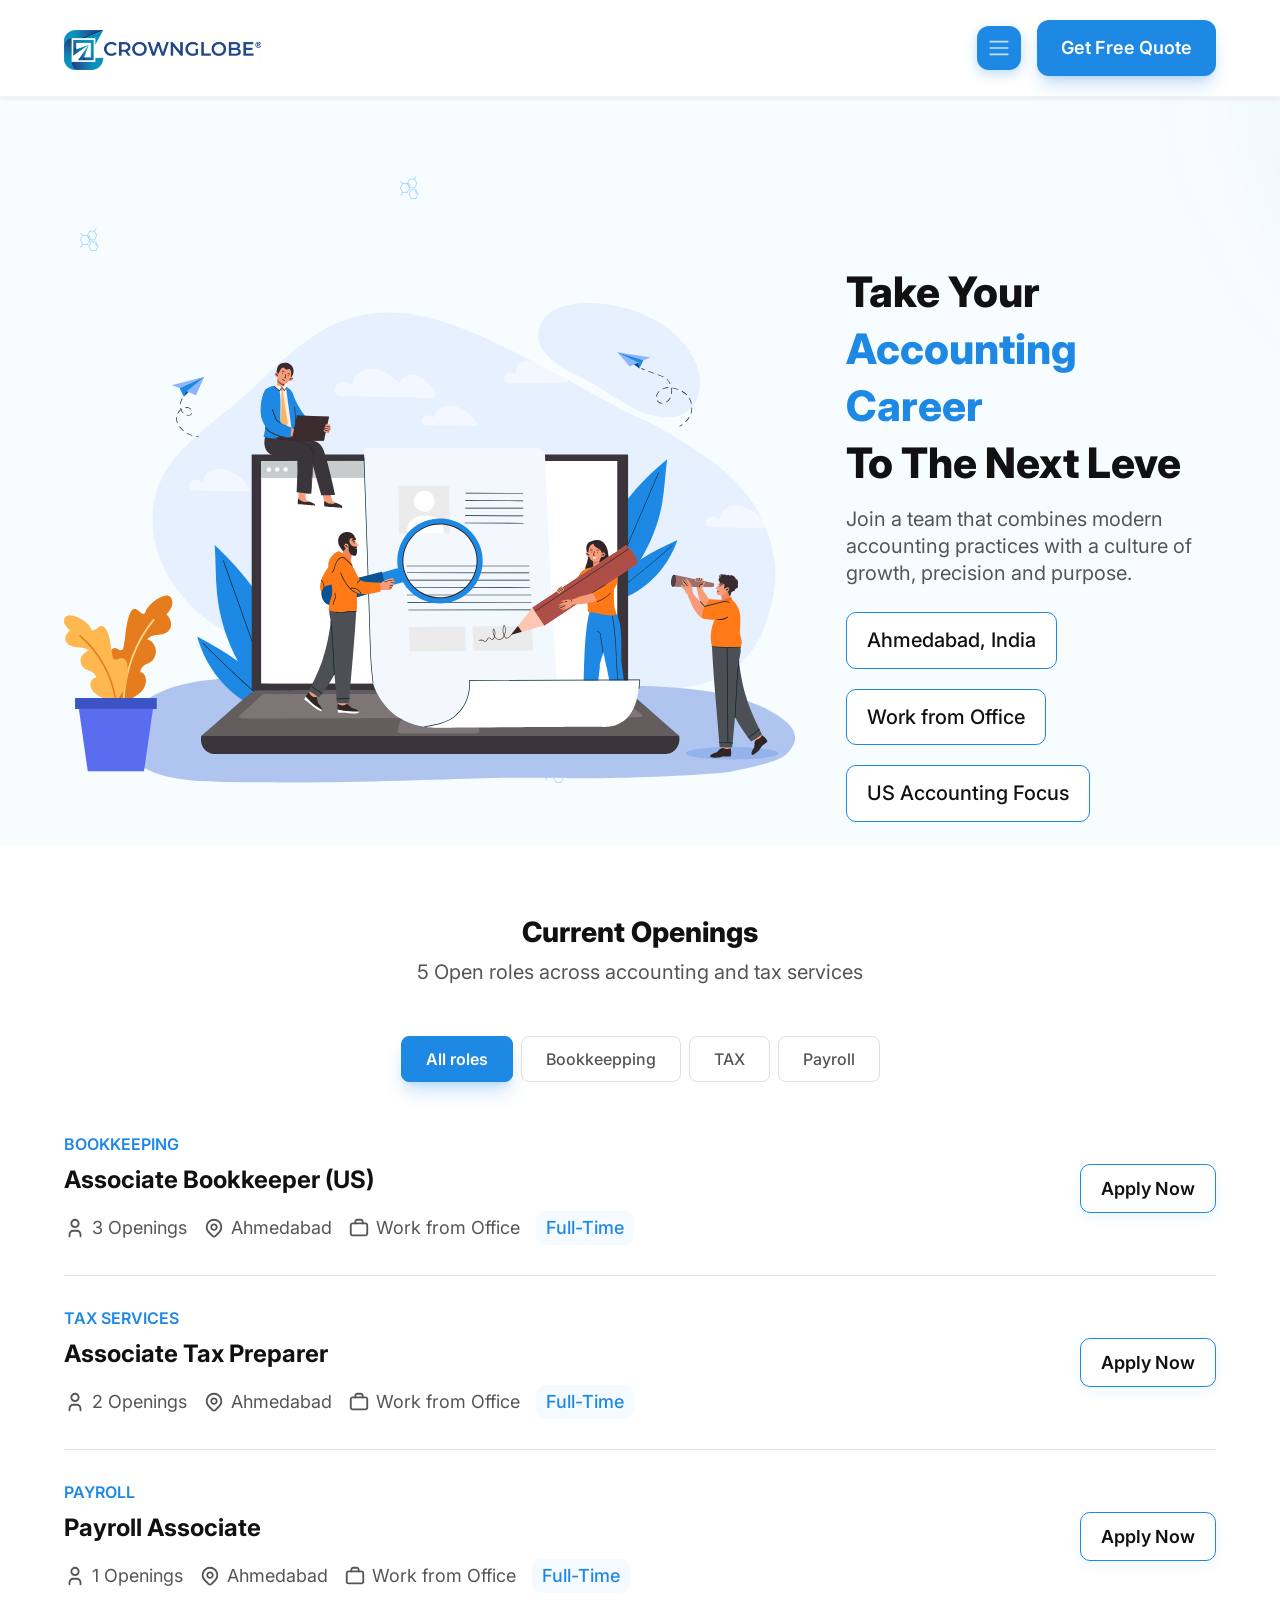
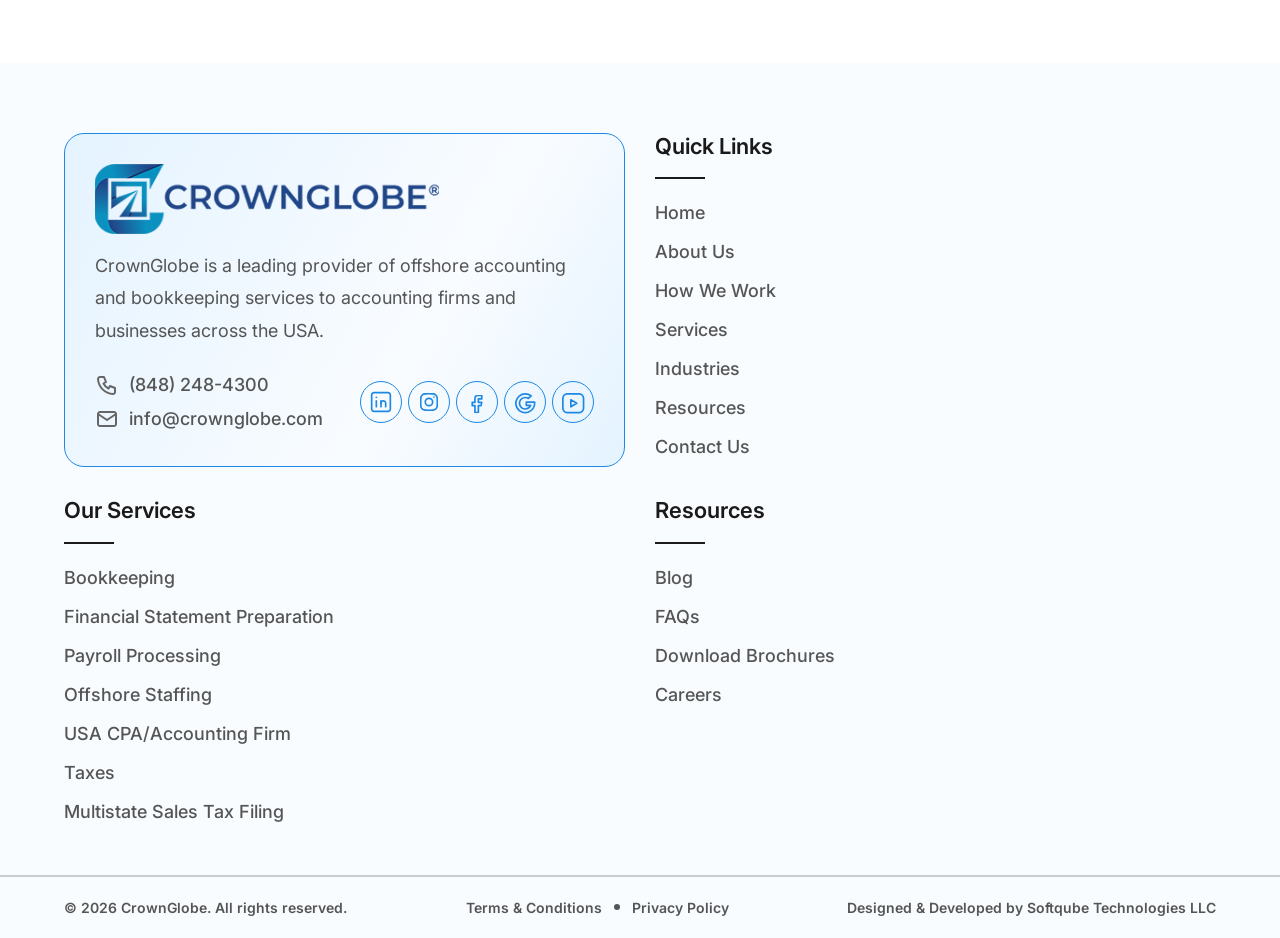
<file: carrier.html>
<!doctype html>
<html lang="en">

<head>
    <meta charset="UTF-8" />
    <meta name="viewport" content="width=device-width, initial-scale=1.0" />
    <title>Crown Globe</title>
    <link href="https://cdn.jsdelivr.net/npm/bootstrap@5.3.3/dist/css/bootstrap.min.css" rel="stylesheet" />
    <link rel="stylesheet" href="https://cdn.jsdelivr.net/npm/swiper@11/swiper-bundle.min.css" />
    <link rel="stylesheet" href="style/style.css" />
    <link rel="stylesheet" href="style/responsive.css" />
    <link rel="icon" type="image/svg+xml" href="media-images/favicon.svg" />
</head>

<body>
    <!-- Header Section -->
    <header class="custom-header bg-white shadow-sm">
        <nav class="navbar navbar-expand-xl py-0">
            <div class="cg-container navbar-nav flex-row gap-2 align-items-center w-100">
                <!-- Logo -->
                <a class="navbar-brand me-0" href="index.html">
                    <img src="media-images/logo.svg"
                        alt="Crown Globe - Offshore Accounting and Bookkeeping Services for USA Firms" height="40"
                        class="d-inline-block align-text-top">
                </a>
                <div class="d-flex gap-2xl-5 gap-3 align-items-center justify-content-end w-100">
                    <!-- Mobile Toggle -->
                    <button class="navbar-toggler" type="button" data-bs-toggle="collapse" data-bs-target="#navContent">
                        <span class="navbar-toggler-icon"></span>
                    </button>

                    <!-- Navigation Links -->
                    <div class="collapse navbar-collapse justify-content-center" id="navContent">
                        <div class="mobile-menu-header">
                            <a href="#"><img src="media-images/logo.svg"
                                    alt="Crown Globe - Global Accounting Intelligence" height="40"></a>
                            <button class="navbar-toggler close-btn" type="button" data-bs-toggle="collapse"
                                data-bs-target="#navContent">
                                <span>&times;</span>
                            </button>
                        </div>
                        <nav class="cg-custom-menu">
                            <ul>
                                <li><a href="index.html">Home</a></li>
                                <li><a href="about-us.html">About Us</a></li>
                                <li class="has-mega">
                                    <a href="javascript:void(0)">How We Work</a>
                                    <div class="mega-menu">
                                        <div class="mega-column">
                                            <ul class="inner-menu">
                                                <li><a href="engagement-models.html">Engagement Models</a></li>
                                                <li><a href="transition.html">Transition Process</a></li>
                                                <li><a href="for-tax.html">For Tax Professionals CPAs</a></li>
                                            </ul>
                                        </div>
                                    </div>
                                </li>
                                <li class="has-mega static-mega">
                                    <a href="services.html">Services</a>
                                    <div class="mega-menu grid-3-2">
                                        <div class="mega-column has-inner-mega">
                                            <a href="javascript:void(0)" class="mega-heading">Bookkeeping Services</a>
                                            <ul class="inner-menu">
                                                <li><a href="#">Xero Bookkeeping</a></li>
                                                <li><a href="#">QuickBooks Accounting</a></li>
                                                <li><a href="#">Catch up Bookkeeping</a></li>
                                            </ul>
                                        </div>
                                        <div class="mega-column has-inner-mega">
                                            <a href="javascript:void(0)" class="mega-heading">Business Setup
                                                Services</a>
                                            <ul class="inner-menu">
                                                <li><a href="#">LLC</a></li>
                                                <li><a href="#">S-Corp.</a></li>
                                                <li><a href="#">C-Corp.</a></li>
                                                <li><a href="#">Foreign Company</a></li>
                                            </ul>
                                        </div>
                                        <div class="mega-column has-inner-mega">
                                            <a href="javascript:void(0)" class="mega-heading">Tax Filing</a>
                                            <ul class="inner-menu">
                                                <li><a href="#">Individual Tax Filing</a></li>
                                                <li><a href="#">Business Tax Filing</a></li>
                                                <li><a href="#">Multistate Sales Tax Filing</a></li>
                                            </ul>
                                        </div>
                                        <div class="mega-column">
                                            <ul class="inner-menu">
                                                <li><a href="#">Remote Accounting</a></li>
                                                <li><a href="#">Financial Statement Preparation</a></li>
                                                <li><a href="#">Virtual CFO Services</a></li>
                                                <li><a href="#">Finance Automation</a></li>
                                                <li><a href="#">Power BI Visualization</a></li>
                                            </ul>
                                        </div>
                                        <div class="mega-column">
                                            <ul class="inner-menu">
                                                <li><a href="#">Payroll Processing</a></li>
                                                <li><a href="#">Year - End Finalization & Annual Checkup Services</a>
                                                </li>
                                                <li><a href="#">Outsourced Accounting</a></li>
                                                <li><a href="#">Multistate Sales Tax Filing</a></li>
                                            </ul>
                                        </div>
                                    </div>
                                </li>
                                <li class="has-mega static-mega">
                                    <a href="industries.html">Industry</a>
                                    <div class="mega-menu">
                                        <div class="mega-column">
                                            <ul class="inner-menu">
                                                <li><a href="#">Industry Specific Bookkeeping</a></li>
                                                <li><a href="#">Franchise Restaurant Bookkeeping</a></li>
                                                <li><a href="#">IT & AI Companies Bookkeeping</a></li>
                                            </ul>
                                        </div>
                                        <div class="mega-column">
                                            <ul class="inner-menu">
                                                <li><a href="#">Gas Station & Convenience Stores</a></li>
                                                <li><a href="#">Real-estate Agent Bookkeeping</a></li>
                                                <li><a href="#">Hotel Bookkeeping</a></li>
                                            </ul>
                                        </div>
                                        <div class="mega-column">
                                            <ul class="inner-menu">
                                                <li><a href="#">Dental Bookkeeping</a></li>
                                                <li><a href="#">Restaurant Bookkeeping</a></li>
                                                <li><a href="#">Liquor stores Bookkeeping</a></li>
                                            </ul>
                                        </div>
                                    </div>
                                </li>
                                <li class="has-mega">
                                    <a href="javascript:void(0)">Resources</a>
                                    <div class="mega-menu">
                                        <div class="mega-column">
                                            <ul class="inner-menu">
                                                <li><a href="#">Career</a></li>
                                                <li><a href="#">Blogs</a></li>
                                                <li><a href="videos.html">Videos</a></li>
                                                <li><a href="#">Brochures</a></li>
                                                <li><a href="#">Tax Tips</a></li>
                                            </ul>
                                        </div>
                                    </div>
                                </li>

                                <li><a href="contact.html">Contact Us</a></li>
                            </ul>
                        </nav>
                        <div class="d-xl-none my-3 w-100 px-3">
                            <a href="#" class="common-btn py-3 px-4 w-100 text-center">Get Free Quote</a>
                        </div>
                    </div>

                    <!-- Call to Action -->
                    <div class="d-none d-lg-block">
                        <a href="#" class="common-btn py-3 px-4">Get Free Quote</a>
                    </div>
                </div>
            </div>
        </nav>
    </header>
    <main>
        <!-- Hero section -->
        <section>
            <div class="coman-hero-bg" style="
            background: url(media-images/gredianthero.svg) no-repeat center
              center/cover;
          ">
                <div class="cg-container">
                    <div class="row-grid">
                        <div class="left-grid">
                            <img src="media-images/carrier-hero-banner.svg"
                                alt="CrownGlobe Expert Accounting Video Library" title="CrownGlobe Video Library" />
                        </div>
                        <div class="right-grid">
                            <h1>Take Your <br><span>Accounting Career</span><br> to the Next Leve</h1>
                            <p>Join a team that combines modern accounting practices with a
                                culture of growth, precision and purpose.</p>
                            <div class="banner-chips">
                                <span>Ahmedabad, India</span>
                                <span>Work from Office</span>
                                <span>US Accounting Focus</span>
                            </div>
                        </div>
                    </div>
                </div>
            </div>
        </section>
        <!-- Career Section -->
        <section>
            <div class="current-openings py-80">
                <div class="cg-container">
                    <div class="current-openings-wrap">
                        <div class="section-header">
                            <h2>Current Openings</h2>
                            <p>5 Open roles across accounting and tax services</p>
                        </div>

                        <!-- Tab Buttons -->
                        <ul class="openings-tab-nav" id="openingsTab" role="tablist">
                            <li role="presentation">
                                <button class="openings-tab-btn active" id="all-tab" data-bs-toggle="pill"
                                    data-bs-target="#all-pane" type="button" role="tab"
                                    aria-controls="all-pane" aria-selected="true">All roles</button>
                            </li>
                            <li role="presentation">
                                <button class="openings-tab-btn" id="bookkeeping-tab" data-bs-toggle="pill"
                                    data-bs-target="#bookkeeping-pane" type="button" role="tab"
                                    aria-controls="bookkeeping-pane" aria-selected="false">Bookkeepping</button>
                            </li>
                            <li role="presentation">
                                <button class="openings-tab-btn" id="tax-tab" data-bs-toggle="pill"
                                    data-bs-target="#tax-pane" type="button" role="tab"
                                    aria-controls="tax-pane" aria-selected="false">TAX</button>
                            </li>
                            <li role="presentation">
                                <button class="openings-tab-btn" id="payroll-tab" data-bs-toggle="pill"
                                    data-bs-target="#payroll-pane" type="button" role="tab"
                                    aria-controls="payroll-pane" aria-selected="false">Payroll</button>
                            </li>
                        </ul>

                        <!-- Tab Content -->
                        <div class="tab-content" id="openingsTabContent">

                            <!-- All Roles -->
                            <div class="tab-pane fade show active" id="all-pane" role="tabpanel" aria-labelledby="all-tab">
                                <div class="openings-list">
                                    <div class="opening-item">
                                        <div class="opening-info">
                                            <span>Bookkeeping</span>
                                            <h3>Associate Bookkeeper (US)</h3>
                                            <ul class="opening-meta">
                                                <li>
                                                    <img src="media-images/grey-user-icon.svg" alt="User icon">
                                                    3 Openings
                                                </li>
                                                <li>
                                                    <img src="media-images/pin-location-icon.svg" alt="Map pin icon">
                                                    Ahmedabad
                                                </li>
                                                <li>
                                                    <img src="media-images/wfo-icon.svg" alt="Work from Office icon">
                                                    Work from Office
                                                </li>
                                                <li>
                                                    <span class="employment-type">Full-Time</span>
                                                </li>
                                            </ul>
                                        </div>
                                        <a href="#" class="apply-btn">Apply Now</a>
                                    </div>
                                    <div class="opening-item">
                                        <div class="opening-info">
                                            <span class="opening-category">Tax Services</span>
                                            <h3 class="opening-title">Associate Tax Preparer</h3>
                                            <ul class="opening-meta">
                                                <li>
                                                    <img src="media-images/grey-user-icon.svg" alt="User icon">
                                                    2 Openings
                                                </li>
                                                <li>
                                                    <img src="media-images/pin-location-icon.svg" alt="Map pin icon">
                                                    Ahmedabad
                                                </li>
                                                <li>
                                                    <img src="media-images/wfo-icon.svg" alt="Work from Office icon">
                                                    Work from Office
                                                </li>
                                                <li>
                                                    <span class="employment-type">Full-Time</span>
                                                </li>
                                            </ul>
                                        </div>
                                        <a href="#" class="apply-btn">Apply Now</a>
                                    </div>
                                    <div class="opening-item">
                                        <div class="opening-info">
                                            <span class="opening-category">Payroll</span>
                                            <h3 class="opening-title">Payroll Associate</h3>
                                            <ul class="opening-meta">
                                                <li>
                                                    <img src="media-images/grey-user-icon.svg" alt="User icon">
                                                    1 Openings
                                                </li>
                                                <li>
                                                    <img src="media-images/pin-location-icon.svg" alt="Map pin icon">
                                                    Ahmedabad
                                                </li>
                                                <li>
                                                    <img src="media-images/wfo-icon.svg" alt="Work from Office icon">
                                                    Work from Office
                                                </li>
                                                <li>
                                                    <span class="employment-type">Full-Time</span>
                                                </li>
                                            </ul>
                                        </div>
                                        <a href="#" class="apply-btn">Apply Now</a>
                                    </div>
                                </div>
                            </div>

                            <!-- Bookkeeping -->
                            <div class="tab-pane fade" id="bookkeeping-pane" role="tabpanel" aria-labelledby="bookkeeping-tab">
                                <div class="openings-list">
                                    <div class="opening-item">
                                        <div class="opening-info">
                                            <span class="opening-category">Bookkeeping</span>
                                            <h3 class="opening-title">Associate Bookkeeper (US)</h3>
                                            <ul class="opening-meta">
                                                <li>
                                                    <img src="media-images/grey-user-icon.svg" alt="User icon">
                                                    3 Openings
                                                </li>
                                                <li>
                                                    <img src="media-images/pin-location-icon.svg" alt="Map pin icon">
                                                    Ahmedabad
                                                </li>
                                                <li>
                                                    <img src="media-images/wfo-icon.svg" alt="Work from Office icon">
                                                    Work from Office
                                                </li>
                                                <li>
                                                    <span class="employment-type">Full-Time</span>
                                                </li>
                                            </ul>
                                        </div>
                                        <a href="#" class="apply-btn">Apply Now</a>
                                    </div>
                                </div>
                            </div>

                            <!-- TAX -->
                            <div class="tab-pane fade" id="tax-pane" role="tabpanel" aria-labelledby="tax-tab">
                                <div class="openings-list">
                                    <div class="opening-item">
                                        <div class="opening-info">
                                            <span class="opening-category">Tax Services</span>
                                            <h3 class="opening-title">Associate Tax Preparer</h3>
                                            <ul class="opening-meta">
                                                <li>
                                                    <img src="media-images/grey-user-icon.svg" alt="User icon">
                                                    2 Openings
                                                </li>
                                                <li>
                                                    <img src="media-images/pin-location-icon.svg" alt="Map pin icon">
                                                    Ahmedabad
                                                </li>
                                                <li>
                                                    <img src="media-images/wfo-icon.svg" alt="Work from Office icon">
                                                    Work from Office
                                                </li>
                                                <li>
                                                    <span class="employment-type">Full-Time</span>
                                                </li>
                                            </ul>
                                        </div>
                                        <a href="#" class="apply-btn">Apply Now</a>
                                    </div>
                                </div>
                            </div>

                            <!-- Payroll -->
                            <div class="tab-pane fade" id="payroll-pane" role="tabpanel" aria-labelledby="payroll-tab">
                                <div class="openings-list">
                                    <div class="opening-item">
                                        <div class="opening-info">
                                            <span class="opening-category">Payroll</span>
                                            <h3 class="opening-title">Payroll Associate</h3>
                                            <ul class="opening-meta">
                                                <li>
                                                    <img src="media-images/grey-user-icon.svg" alt="User icon">
                                                    1 Openings
                                                </li>
                                                <li>
                                                    <img src="media-images/pin-location-icon.svg" alt="Map pin icon">
                                                    Ahmedabad
                                                </li>
                                                <li>
                                                    <img src="media-images/wfo-icon.svg" alt="Work from Office icon">
                                                    Work from Office
                                                </li>
                                                <li>
                                                    <span class="employment-type">Full-Time</span>
                                                </li>
                                            </ul>
                                        </div>
                                        <a href="#" class="apply-btn">Apply Now</a>
                                    </div>
                                </div>
                            </div>

                        </div><!-- /tab-content -->
                    </div>
                </div>
            </div>
        </section>
    </main>
    <!-- Footer Section -->
    <footer class="footer-section">
        <div class="cg-container">
            <div class="footer-grid pt-80">
                <div class="footer-card">
                    <div class="footer-logo">
                        <img src="./media-images/logo.svg" alt="Crown Globe Logo - Corporate Finance and Tax Solutions">
                    </div>
                    <p>CrownGlobe is a leading provider of offshore accounting and bookkeeping services to accounting
                        firms and businesses across the USA.
                    </p>
                    <div class="footer-contact-links">
                        <ul>
                            <li>
                                <img src="./media-images/phone-icon.svg" alt="Contact Crown Globe via Phone">
                                <a href="tel:8482484300">(848) 248-4300</a>
                            </li>
                            <li>
                                <img src="./media-images/mail-icon.svg" alt="Email Crown Globe Support">
                                <a href="mailto:info@crownglobe.com">info@crownglobe.com</a>
                            </li>
                        </ul>
                        <ul>
                            <li><a href=""><img src="./media-images/linkdin.svg"
                                        alt="Connect with Crown Globe on LinkedIn"></a></li>
                            <li><a href=""><img src="./media-images/instagram.svg"
                                        alt="Follow Crown Globe on Instagram"></a></li>
                            <li><a href=""><img src="./media-images/facebook.svg"
                                        alt="Like Crown Globe on Facebook"></a></li>
                            <li><a href=""><img src="./media-images/google.svg" alt="Find Crown Globe on Google"></a>
                            </li>
                            <li><a href=""><img src="./media-images/youtube.svg"
                                        alt="Subscribe to Crown Globe on YouTube"></a></li>
                        </ul>
                    </div>
                </div>
                <div class="footer-column">
                    <h4>Quick Links</h4>
                    <ul>
                        <li><a href="index.html">Home</a></li>
                        <li><a href="about-us.html">About Us</a></li>
                        <li><a href="#">How We Work</a></li>
                        <li><a href="services.html">Services</a></li>
                        <li><a href="industries.html">Industries</a></li>
                        <li><a href="#">Resources</a></li>
                        <li><a href="contact.html">Contact Us</a></li>
                    </ul>
                </div>
                <div class="footer-column">
                    <h4>Our Services</h4>
                    <ul>
                        <li><a href="#">Bookkeeping</a></li>
                        <li><a href="#">Financial Statement Preparation</a></li>
                        <li><a href="#">Payroll Processing</a></li>
                        <li><a href="#">Offshore Staffing</a></li>
                        <li><a href="#">USA CPA/Accounting Firm</a></li>
                        <li><a href="#">Taxes</a></li>
                        <li><a href="#">Multistate Sales Tax Filing</a></li>
                    </ul>
                </div>
                <div class="footer-column">
                    <h4>Resources</h4>
                    <ul>
                        <li><a href="#">Blog</a></li>
                        <li><a href="#">FAQs</a></li>
                        <li><a href="#">Download Brochures</a></li>
                        <li><a href="#">Careers</a></li>
                    </ul>
                </div>
            </div>
        </div>
        <hr style="border: 1px solid #CCCCCC;" />
        <div class="cg-container">
            <div class="footer-bottom-grid">
                <div class="copyright">
                    <p>&copy; 2026 CrownGlobe. All rights reserved.</p>
                </div>
                <div class="terms-condition">
                    <ul>
                        <li><a href="">Terms & Conditions</a></li>
                        <li><a href="">Privacy Policy</a></li>
                    </ul>
                </div>
                <div class="design-by">
                    <p>Designed & Developed by <a href="#">Softqube Technologies LLC</a></p>
                </div>
            </div>
        </div>
    </footer>
    <script src="https://cdn.jsdelivr.net/npm/swiper@11/swiper-bundle.min.js"></script>
    <script src="https://cdn.jsdelivr.net/npm/bootstrap@5.3.3/dist/js/bootstrap.bundle.min.js"></script>
    <script src="https://code.jquery.com/jquery-3.7.1.min.js"></script>
    <script src="js/index.js"></script>
</body>

</html>
</file>
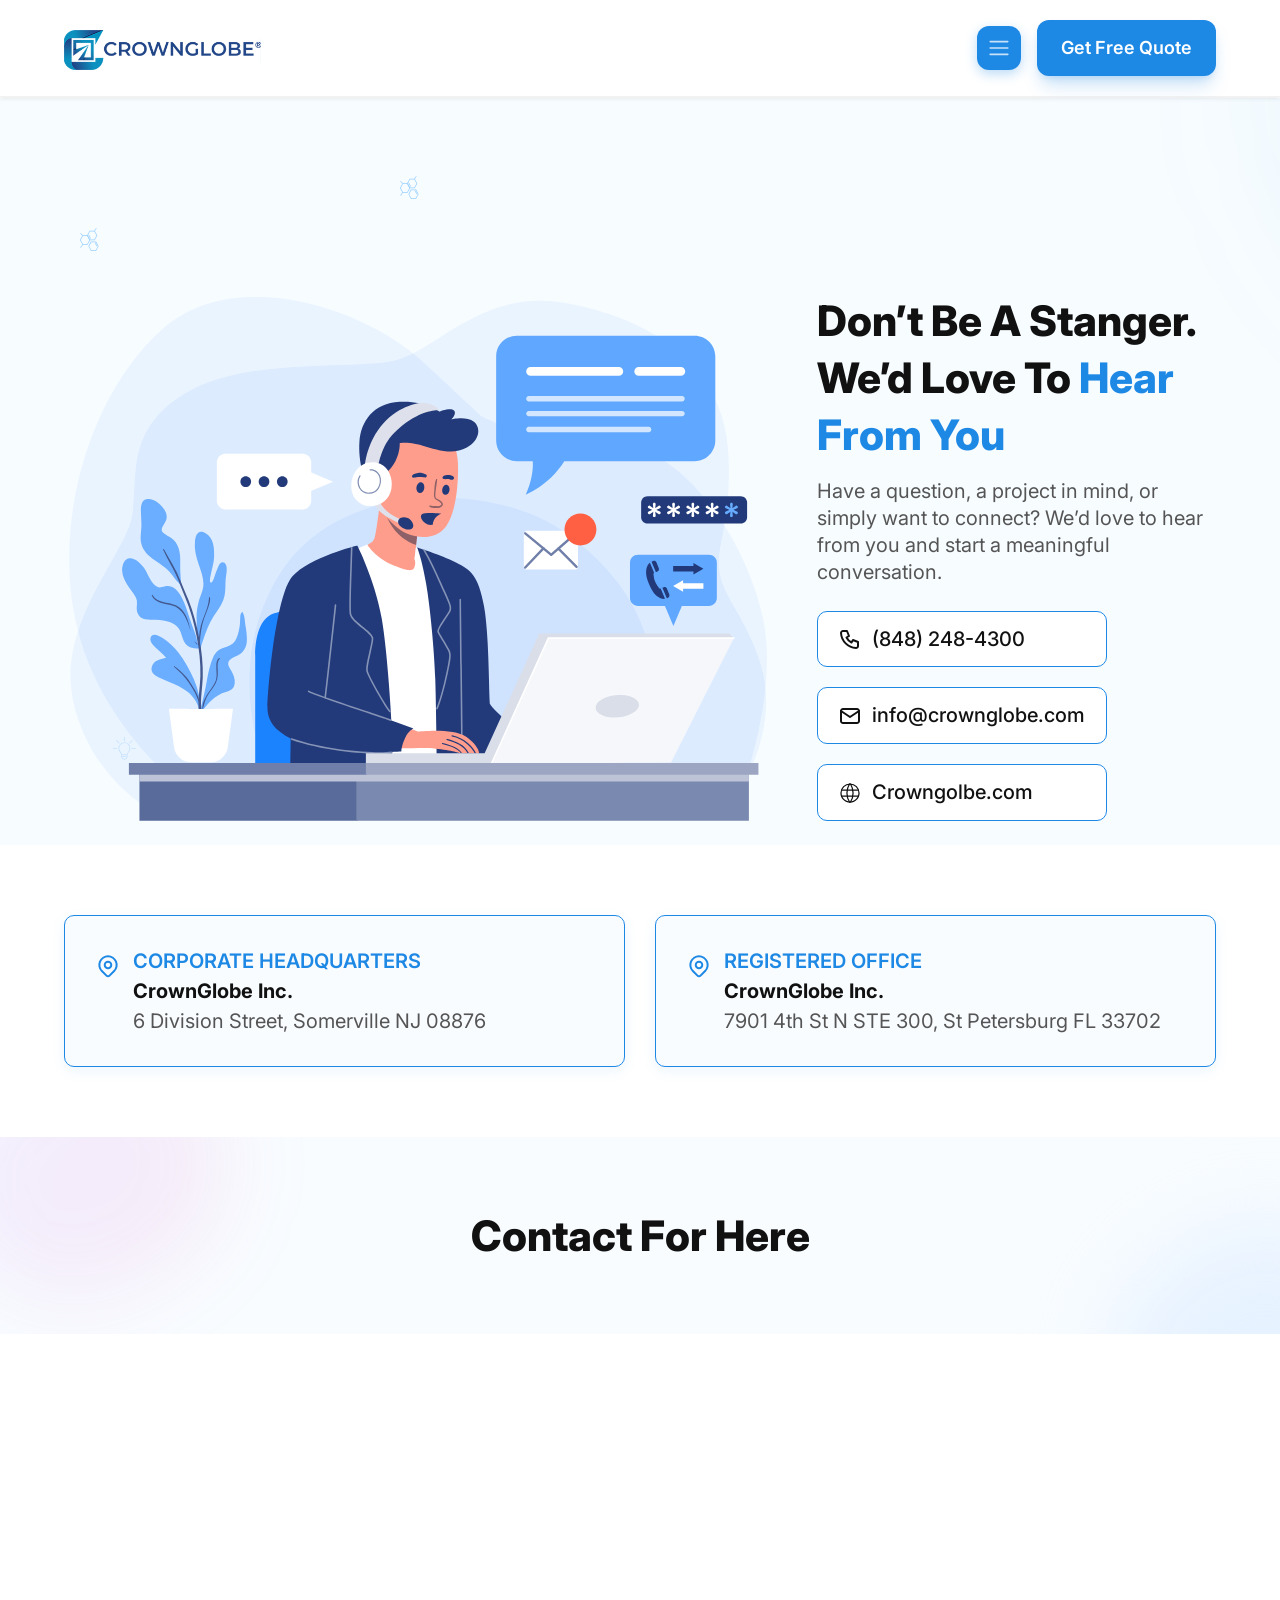
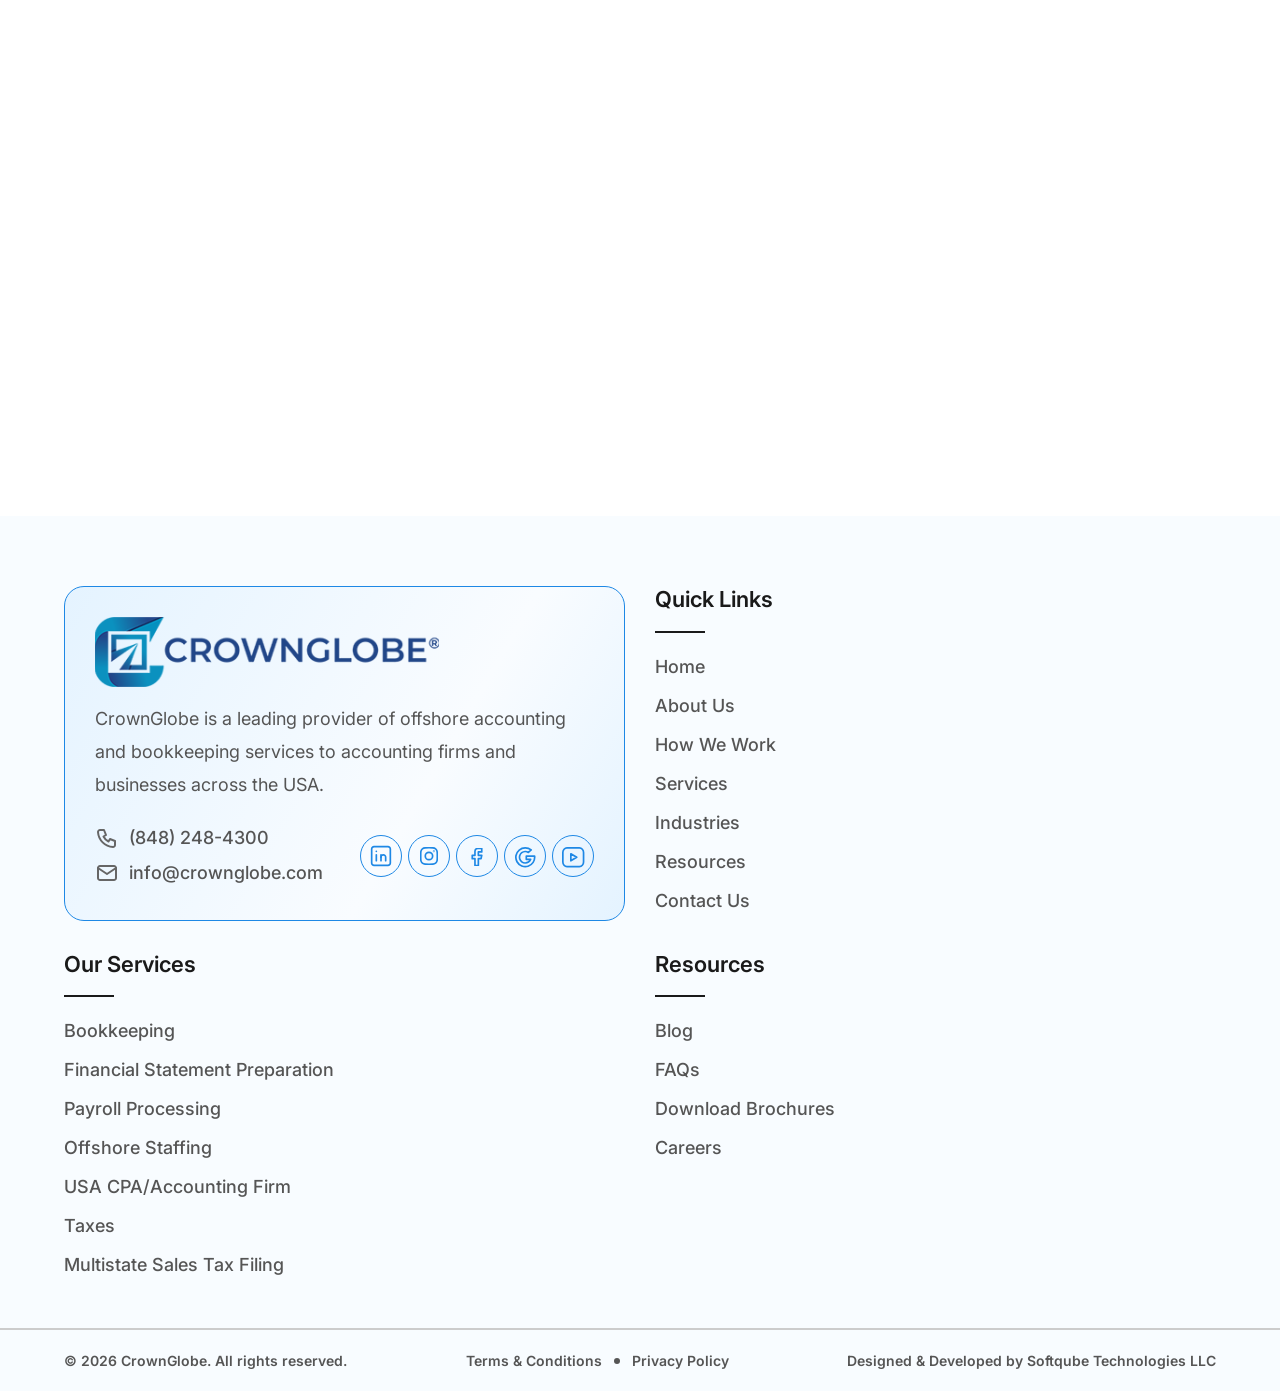
<file: contact.html>
<!doctype html>
<html lang="en">

<head>
  <meta charset="UTF-8" />
  <meta name="viewport" content="width=device-width, initial-scale=1.0" />
  <title>Crown Globe</title>
  <link href="https://cdn.jsdelivr.net/npm/bootstrap@5.3.3/dist/css/bootstrap.min.css" rel="stylesheet" />
  <link rel="stylesheet" href="https://cdn.jsdelivr.net/npm/swiper@11/swiper-bundle.min.css" />
  <link rel="stylesheet" href="style/style.css" />  
  <link rel="stylesheet" href="style/responsive.css" />
  <link rel="icon" type="image/svg+xml" href="media-images/favicon.svg" />
</head>

<body>
  <!-- Header Section -->
  <header class="custom-header bg-white shadow-sm">
    <nav class="navbar navbar-expand-xl py-0">
      <div class="cg-container navbar-nav flex-row gap-2 align-items-center w-100">
        <!-- Logo -->
        <a class="navbar-brand me-0" href="index.html">
          <img src="media-images/logo.svg"
            alt="Crown Globe - Offshore Accounting and Bookkeeping Services for USA Firms" height="40"
            class="d-inline-block align-text-top">
        </a>
        <div class="d-flex gap-2xl-5 gap-3 align-items-center justify-content-end w-100">
          <!-- Mobile Toggle -->
          <button class="navbar-toggler" type="button" data-bs-toggle="collapse" data-bs-target="#navContent">
            <span class="navbar-toggler-icon"></span>
          </button>

          <!-- Navigation Links -->
          <div class="collapse navbar-collapse justify-content-center" id="navContent">
            <div class="mobile-menu-header">
              <a href="#"><img src="media-images/logo.svg" alt="Crown Globe - Global Accounting Intelligence"
                  height="40"></a>
              <button class="navbar-toggler close-btn" type="button" data-bs-toggle="collapse"
                data-bs-target="#navContent">
                <span>&times;</span>
              </button>
            </div>
            <nav class="cg-custom-menu">
              <ul>
                <li><a href="index.html">Home</a></li>
                <li><a href="about-us.html">About Us</a></li>
                <li class="has-mega">
                  <a href="javascript:void(0)">How We Work</a>
                  <div class="mega-menu">
                    <div class="mega-column">
                      <ul class="inner-menu">
                        <li><a href="engagement-models.html">Engagement Models</a></li>
                        <li><a href="transition.html">Transition Process</a></li>
                        <li><a href="for-tax.html">For Tax Professionals CPAs</a></li>
                      </ul>
                    </div>
                  </div>
                </li>
                <li class="has-mega static-mega">
                  <a href="services.html">Services</a>
                  <div class="mega-menu grid-3-2">
                    <div class="mega-column has-inner-mega">
                      <a href="javascript:void(0)" class="mega-heading">Bookkeeping Services</a>
                      <ul class="inner-menu">
                        <li><a href="#">Xero Bookkeeping</a></li>
                        <li><a href="#">QuickBooks Accounting</a></li>
                        <li><a href="#">Catch up Bookkeeping</a></li>
                      </ul>
                    </div>
                    <div class="mega-column has-inner-mega">
                      <a href="javascript:void(0)" class="mega-heading">Business Setup
                        Services</a>
                      <ul class="inner-menu">
                        <li><a href="#">LLC</a></li>
                        <li><a href="#">S-Corp.</a></li>
                        <li><a href="#">C-Corp.</a></li>
                        <li><a href="#">Foreign Company</a></li>
                      </ul>
                    </div>
                    <div class="mega-column has-inner-mega">
                      <a href="javascript:void(0)" class="mega-heading">Tax Filing</a>
                      <ul class="inner-menu">
                        <li><a href="#">Individual Tax Filing</a></li>
                        <li><a href="#">Business Tax Filing</a></li>
                        <li><a href="#">Multistate Sales Tax Filing</a></li>
                      </ul>
                    </div>
                    <div class="mega-column">
                      <ul class="inner-menu">
                        <li><a href="#">Remote Accounting</a></li>
                        <li><a href="#">Financial Statement Preparation</a></li>
                        <li><a href="#">Virtual CFO Services</a></li>
                        <li><a href="#">Finance Automation</a></li>
                        <li><a href="#">Power BI Visualization</a></li>
                      </ul>
                    </div>
                    <div class="mega-column">
                      <ul class="inner-menu">
                        <li><a href="#">Payroll Processing</a></li>
                        <li><a href="#">Year - End Finalization & Annual Checkup Services</a>
                        </li>
                        <li><a href="#">Outsourced Accounting</a></li>
                        <li><a href="#">Multistate Sales Tax Filing</a></li>
                      </ul>
                    </div>
                  </div>
                </li>
                <li class="has-mega static-mega">
                  <a href="industries.html">Industry</a>
                  <div class="mega-menu">
                    <div class="mega-column">
                      <ul class="inner-menu">
                        <li><a href="#">Industry Specific Bookkeeping</a></li>
                        <li><a href="#">Franchise Restaurant Bookkeeping</a></li>
                        <li><a href="#">IT & AI Companies Bookkeeping</a></li>
                      </ul>
                    </div>
                    <div class="mega-column">
                      <ul class="inner-menu">
                        <li><a href="#">Gas Station & Convenience Stores</a></li>
                        <li><a href="#">Real-estate Agent Bookkeeping</a></li>
                        <li><a href="#">Hotel Bookkeeping</a></li>
                      </ul>
                    </div>
                    <div class="mega-column">
                      <ul class="inner-menu">
                        <li><a href="#">Dental Bookkeeping</a></li>
                        <li><a href="#">Restaurant Bookkeeping</a></li>
                        <li><a href="#">Liquor stores Bookkeeping</a></li>
                      </ul>
                    </div>
                  </div>
                </li>
                <li class="has-mega">
                  <a href="javascript:void(0)">Resources</a>
                  <div class="mega-menu">
                    <div class="mega-column">
                      <ul class="inner-menu">
                        <li><a href="#">Career</a></li>
                        <li><a href="#">Blogs</a></li>
                        <li><a href="videos.html">Videos</a></li>
                        <li><a href="#">Brochures</a></li>
                        <li><a href="#">Tax Tips</a></li>
                      </ul>
                    </div>
                  </div>
                </li>

                <li><a href="contact.html">Contact Us</a></li>
              </ul>
            </nav>
            <div class="d-xl-none my-3 w-100 px-3">
              <a href="#" class="common-btn py-3 px-4 w-100 text-center">Get Free Quote</a>
            </div>
          </div>

          <!-- Call to Action -->
          <div class="d-none d-lg-block">
            <a href="#" class="common-btn py-3 px-4">Get Free Quote</a>
          </div>
        </div>
      </div>
    </nav>
  </header>
  <main>
    <!-- Hero section -->
    <section>
      <div class="coman-hero-bg" style="
            background: url(media-images/gredianthero.svg) no-repeat center
              center/cover;
          ">
        <div class="cg-container">
          <div class="row-grid">
            <div class="left-grid">
              <img src="media-images/contact-hero-banner.svg" alt="CrownGlobe Expert Accounting Video Library"
                title="CrownGlobe Video Library" />
            </div>
            <div class="right-grid">
              <h1>Don’t be a stanger. We’d Love to <span>Hear From You</span></h1>
              <p>Have a question, a project in mind, or simply want to connect? We’d love to hear from you and start a
                meaningful conversation.</p>
              <div class="banner-chips">
                <a href="tel:(848) 248-4300"><img src="./media-images/call-icon.svg" alt="Contact CrownGlobe by Phone Icon"><span>(848)
                    248-4300</span></a>
                <a href="mailto:info@crownglobe.com"><img src="./media-images/mail-icon-header.svg"
                    alt="Contact CrownGlobe by Phone Icon"><span>info@crownglobe.com</span></a>
                <a href="https://#"><img src="./media-images/website-icon.svg"
                    alt="Contact CrownGlobe by Phone Icon"><span>Crowngolbe.com</span></a>
              </div>
            </div>
          </div>
        </div>
      </div>
    </section>
    <!-- Location Section -->
    <section>
      <div class="our-locations py-80">
        <div class="cg-container">
          <div class="location-grid">
            <div class="location-card">
              <span><img src="./media-images/blue-location-icon.svg" alt="Location"></span>
              <div class="location-content">
                <h3>Corporate Headquarters</h3>
                <h4>CrownGlobe Inc.</h4>
                <a href="#">6 Division Street, Somerville NJ 08876</a>
              </div>
            </div>
            <div class="location-card">
              <span><img src="./media-images/blue-location-icon.svg" alt="Location"></span>
              <div class="location-content">
                <h3>Registered Office</h3>
                <h4>CrownGlobe Inc.</h4>
                <a href="#">7901 4th St N STE 300, St Petersburg FL 33702</a>
              </div>
            </div>
          </div>
        </div>
      </div>
    </section>
    <!-- Contact Form -->
    <section>
      <div class="common-bg-gradient-light py-80">
        <div class="cg-container">
          <h1 class="text-center">Contact For Here</h1>
        </div>
      </div>
    </section>
    <!-- Map Locations -->
    <section>
      <div class="py-80">
        <div class="cg-container ">
          <div class="map-location">
            <iframe
              src="https://www.google.com/maps/embed?pb=!1m18!1m12!1m3!1d3030.7990413780635!2d-74.61572222356664!3d40.568114846411!2m3!1f0!2f0!3f0!3m2!1i1024!2i768!4f13.1!3m3!1m2!1s0x89c3954baa3d9919%3A0x3135033172b7b9f6!2s6%20Division%20St%2C%20Somerville%2C%20NJ%2008876%2C%20USA!5e0!3m2!1sen!2sin!4v1777443750495!5m2!1sen!2sin"
              width="100%" height="636px" style="border:0;" allowfullscreen="" loading="lazy"
              referrerpolicy="no-referrer-when-downgrade"></iframe>
          </div>
        </div>
      </div>
    </section>
  </main>
  <!-- Footer Section -->
  <footer class="footer-section">
    <div class="cg-container">
      <div class="footer-grid pt-80">
        <div class="footer-card">
          <div class="footer-logo">
            <img src="./media-images/logo.svg" alt="Crown Globe Logo - Corporate Finance and Tax Solutions">
          </div>
          <p>CrownGlobe is a leading provider of offshore accounting and bookkeeping services to accounting
            firms and businesses across the USA.
          </p>
          <div class="footer-contact-links">
            <ul>
              <li>
                <img src="./media-images/phone-icon.svg" alt="Contact Crown Globe via Phone">
                <a href="tel:8482484300">(848) 248-4300</a>
              </li>
              <li>
                <img src="./media-images/mail-icon.svg" alt="Email Crown Globe Support">
                <a href="mailto:info@crownglobe.com">info@crownglobe.com</a>
              </li>
            </ul>
            <ul>
              <li><a href=""><img src="./media-images/linkdin.svg" alt="Connect with Crown Globe on LinkedIn"></a></li>
              <li><a href=""><img src="./media-images/instagram.svg" alt="Follow Crown Globe on Instagram"></a></li>
              <li><a href=""><img src="./media-images/facebook.svg" alt="Like Crown Globe on Facebook"></a></li>
              <li><a href=""><img src="./media-images/google.svg" alt="Find Crown Globe on Google"></a>
              </li>
              <li><a href=""><img src="./media-images/youtube.svg" alt="Subscribe to Crown Globe on YouTube"></a></li>
            </ul>
          </div>
        </div>
        <div class="footer-column">
          <h4>Quick Links</h4>
          <ul>
            <li><a href="index.html">Home</a></li>
            <li><a href="about-us.html">About Us</a></li>
            <li><a href="#">How We Work</a></li>
            <li><a href="services.html">Services</a></li>
            <li><a href="industries.html">Industries</a></li>
            <li><a href="#">Resources</a></li>
            <li><a href="contact.html">Contact Us</a></li>
          </ul>
        </div>
        <div class="footer-column">
          <h4>Our Services</h4>
          <ul>
            <li><a href="#">Bookkeeping</a></li>
            <li><a href="#">Financial Statement Preparation</a></li>
            <li><a href="#">Payroll Processing</a></li>
            <li><a href="#">Offshore Staffing</a></li>
            <li><a href="#">USA CPA/Accounting Firm</a></li>
            <li><a href="#">Taxes</a></li>
            <li><a href="#">Multistate Sales Tax Filing</a></li>
          </ul>
        </div>
        <div class="footer-column">
          <h4>Resources</h4>
          <ul>
            <li><a href="#">Blog</a></li>
            <li><a href="#">FAQs</a></li>
            <li><a href="#">Download Brochures</a></li>
            <li><a href="#">Careers</a></li>
          </ul>
        </div>
      </div>
    </div>
    <hr style="border: 1px solid #CCCCCC;" />
    <div class="cg-container">
      <div class="footer-bottom-grid">
        <div class="copyright">
          <p>&copy; 2026 CrownGlobe. All rights reserved.</p>
        </div>
        <div class="terms-condition">
          <ul>
            <li><a href="">Terms & Conditions</a></li>
            <li><a href="">Privacy Policy</a></li>
          </ul>
        </div>
        <div class="design-by">
          <p>Designed & Developed by <a href="#">Softqube Technologies LLC</a></p>
        </div>
      </div>
    </div>
  </footer>
  <script src="https://cdn.jsdelivr.net/npm/swiper@11/swiper-bundle.min.js"></script>
  <script src="https://cdn.jsdelivr.net/npm/bootstrap@5.3.3/dist/js/bootstrap.bundle.min.js"></script>
  <script src="https://code.jquery.com/jquery-3.7.1.min.js"></script>
  <script src="js/index.js"></script>
</body>

</html>
</file>
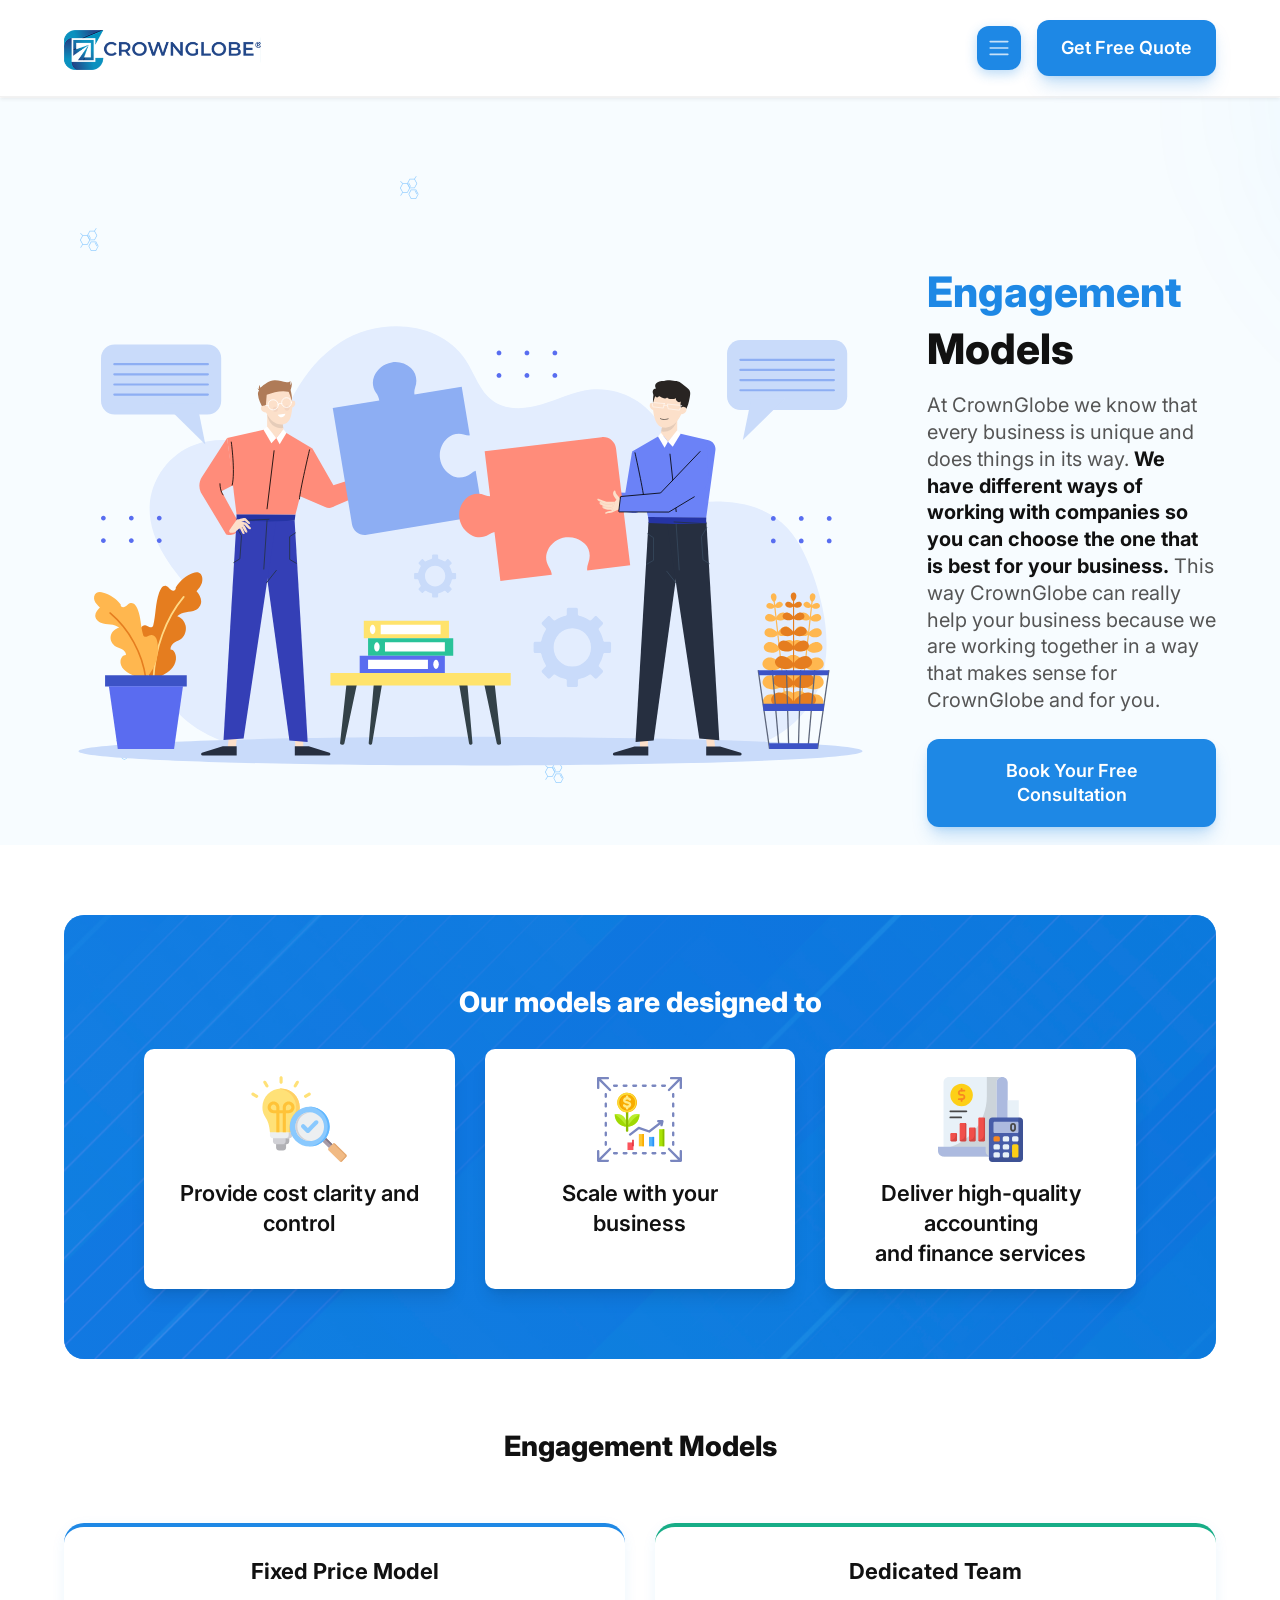
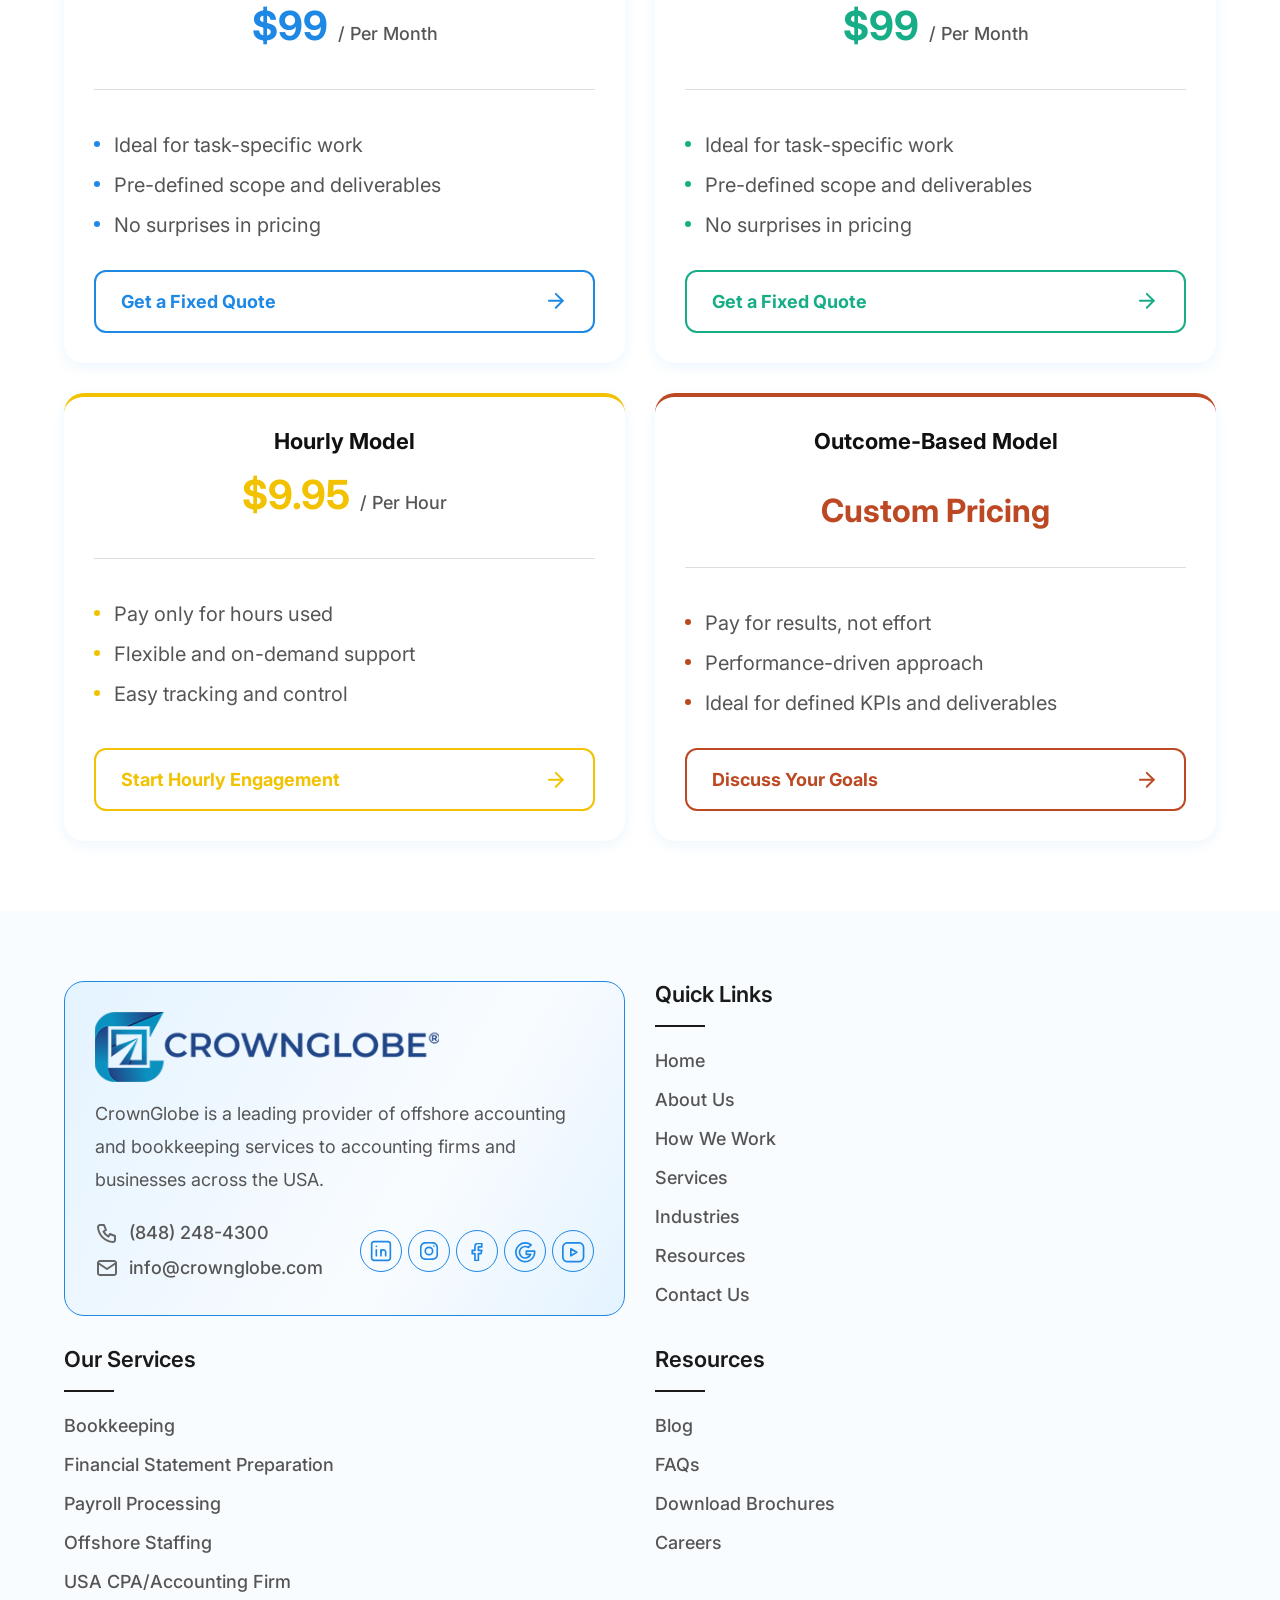
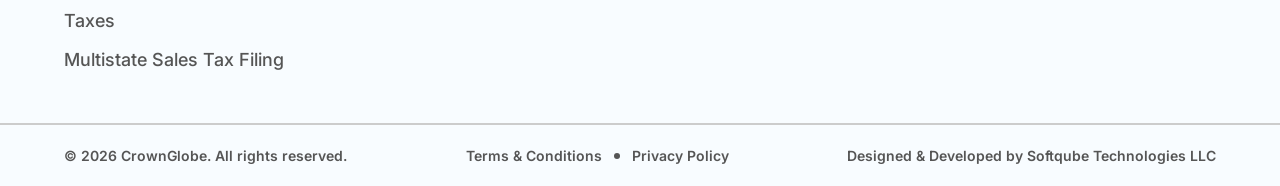
<file: engagement-models.html>
<!DOCTYPE html>
<html lang="en">

<head>
  <meta charset="UTF-8">
  <meta name="viewport" content="width=device-width, initial-scale=1.0">
  <title>Crown Globe</title>
  <link href="https://cdn.jsdelivr.net/npm/bootstrap@5.3.3/dist/css/bootstrap.min.css" rel="stylesheet">
  <link rel="stylesheet" href="https://cdn.jsdelivr.net/npm/swiper@11/swiper-bundle.min.css" />
  <link rel="stylesheet" href="style/style.css">  
  <link rel="stylesheet" href="style/responsive.css">
</head>

<body>
  <!-- Header Section -->
  <header class="custom-header bg-white shadow-sm">
    <nav class="navbar navbar-expand-xl py-0">
      <div class="cg-container navbar-nav flex-row gap-2 align-items-center w-100">
        <!-- Logo -->
        <a class="navbar-brand me-0" href="index.html">
          <img src="media-images/logo.svg"
            alt="Crown Globe - Offshore Accounting and Bookkeeping Services for USA Firms" height="40"
            class="d-inline-block align-text-top">
        </a>
        <div class="d-flex gap-2xl-5 gap-3 align-items-center justify-content-end w-100">
          <!-- Mobile Toggle -->
          <button class="navbar-toggler" type="button" data-bs-toggle="collapse" data-bs-target="#navContent">
            <span class="navbar-toggler-icon"></span>
          </button>

          <!-- Navigation Links -->
          <div class="collapse navbar-collapse justify-content-center" id="navContent">
            <div class="mobile-menu-header">
              <a href="#"><img src="media-images/logo.svg" alt="Crown Globe - Global Accounting Intelligence"
                  height="40"></a>
              <button class="navbar-toggler close-btn" type="button" data-bs-toggle="collapse"
                data-bs-target="#navContent">
                <span>&times;</span>
              </button>
            </div>
            <nav class="cg-custom-menu">
              <ul>
                <li><a href="index.html">Home</a></li>
                <li><a href="about-us.html">About Us</a></li>
                <li class="has-mega">
                  <a href="javascript:void(0)">How We Work</a>
                  <div class="mega-menu">
                    <div class="mega-column">
                      <ul class="inner-menu">
                        <li><a href="engagement-models.html">Engagement Models</a></li>
                        <li><a href="transition.html">Transition Process</a></li>
                        <li><a href="for-tax.html">For Tax Professionals CPAs</a></li>
                      </ul>
                    </div>
                  </div>
                </li>
                <li class="has-mega static-mega">
                  <a href="services.html">Services</a>
                  <div class="mega-menu grid-3-2">
                    <div class="mega-column has-inner-mega">
                      <a href="javascript:void(0)" class="mega-heading">Bookkeeping Services</a>
                      <ul class="inner-menu">
                        <li><a href="#">Xero Bookkeeping</a></li>
                        <li><a href="#">QuickBooks Accounting</a></li>
                        <li><a href="#">Catch up Bookkeeping</a></li>
                      </ul>
                    </div>
                    <div class="mega-column has-inner-mega">
                      <a href="javascript:void(0)" class="mega-heading">Business Setup
                        Services</a>
                      <ul class="inner-menu">
                        <li><a href="#">LLC</a></li>
                        <li><a href="#">S-Corp.</a></li>
                        <li><a href="#">C-Corp.</a></li>
                        <li><a href="#">Foreign Company</a></li>
                      </ul>
                    </div>
                    <div class="mega-column has-inner-mega">
                      <a href="javascript:void(0)" class="mega-heading">Tax Filing</a>
                      <ul class="inner-menu">
                        <li><a href="#">Individual Tax Filing</a></li>
                        <li><a href="#">Business Tax Filing</a></li>
                        <li><a href="#">Multistate Sales Tax Filing</a></li>
                      </ul>
                    </div>
                    <div class="mega-column">
                      <ul class="inner-menu">
                        <li><a href="#">Remote Accounting</a></li>
                        <li><a href="#">Financial Statement Preparation</a></li>
                        <li><a href="#">Virtual CFO Services</a></li>
                        <li><a href="#">Finance Automation</a></li>
                        <li><a href="#">Power BI Visualization</a></li>
                      </ul>
                    </div>
                    <div class="mega-column">
                      <ul class="inner-menu">
                        <li><a href="#">Payroll Processing</a></li>
                        <li><a href="#">Year - End Finalization & Annual Checkup Services</a>
                        </li>
                        <li><a href="#">Outsourced Accounting</a></li>
                        <li><a href="#">Multistate Sales Tax Filing</a></li>
                      </ul>
                    </div>
                  </div>
                </li>
                <li class="has-mega static-mega">
                  <a href="industries.html">Industry</a>
                  <div class="mega-menu">
                    <div class="mega-column">
                      <ul class="inner-menu">
                        <li><a href="#">Industry Specific Bookkeeping</a></li>
                        <li><a href="#">Franchise Restaurant Bookkeeping</a></li>
                        <li><a href="#">IT & AI Companies Bookkeeping</a></li>
                      </ul>
                    </div>
                    <div class="mega-column">
                      <ul class="inner-menu">
                        <li><a href="#">Gas Station & Convenience Stores</a></li>
                        <li><a href="#">Real-estate Agent Bookkeeping</a></li>
                        <li><a href="#">Hotel Bookkeeping</a></li>
                      </ul>
                    </div>
                    <div class="mega-column">
                      <ul class="inner-menu">
                        <li><a href="#">Dental Bookkeeping</a></li>
                        <li><a href="#">Restaurant Bookkeeping</a></li>
                        <li><a href="#">Liquor stores Bookkeeping</a></li>
                      </ul>
                    </div>
                  </div>
                </li>
                <li class="has-mega">
                  <a href="javascript:void(0)">Resources</a>
                  <div class="mega-menu">
                    <div class="mega-column">
                      <ul class="inner-menu">
                        <li><a href="#">Career</a></li>
                        <li><a href="#">Blogs</a></li>
                        <li><a href="videos.html">Videos</a></li>
                        <li><a href="#">Brochures</a></li>
                        <li><a href="#">Tax Tips</a></li>
                      </ul>
                    </div>
                  </div>
                </li>

                <li><a href="contact.html">Contact Us</a></li>
              </ul>
            </nav>
            <div class="d-xl-none my-3 w-100 px-3">
              <a href="#" class="common-btn py-3 px-4 w-100 text-center">Get Free Quote</a>
            </div>
          </div>

          <!-- Call to Action -->
          <div class="d-none d-lg-block">
            <a href="#" class="common-btn py-3 px-4">Get Free Quote</a>
          </div>
        </div>
      </div>
    </nav>
  </header>
  <main>
    <!-- Hero Section -->
    <section>
      <div class="coman-hero-bg" style="background: url(media-images/gredianthero.svg) no-repeat center center/cover;">
        <div class="cg-container">
          <div class="row-grid">
            <div class="left-grid">
              <img src="media-images/enagementmodalhero.svg" alt="CrownGlobe Offshore Accounting and Tax Filing Services Banner" title="CrownGlobe Offshore Accounting and Tax Filing Services">
            </div>
            <div class="right-grid">
              <h1><span>Engagement</span> Models</h1>
              <p>At CrownGlobe we know that every business is unique and does things in its way. <b>We have different
                  ways of working with companies so you can choose the one that is best for your business.</b> This way
                CrownGlobe can really help your business because we are working together in a way that makes sense for
                CrownGlobe and for you.</p>
              <a class="common-btn" href="#" title="Book Your Free Consultation">Book Your Free Consultation</a>
            </div>
          </div>
        </div>
      </div>
    </section>
    <section>
      <div class="ourdesignmodal py-80">
        <div class="cg-container">
          <div class="bluegredinentbg py-80">
            <div class="engagementmodal">
              <h2>Our models are designed to</h2>
            </div>
            <div class="engagementgrid">
              <div class="engementbox">
                <img src="./media-images/Provide cost clarity and control.svg" alt="Provide cost clarity and control"
                  title="Provide cost clarity and control">
                <h4>Provide cost clarity and <br> control</h4>
              </div>
              <div class="engementbox">
                <img src="./media-images/Scale with your business.svg" alt="Scale with your business"
                  title="Scale with your business">
                <h4>Scale with your <br> business</h4>
              </div>
              <div class="engementbox">
                <img src="./media-images/Deliver high-quality accounting and finance services.svg"
                  alt="Deliver high-quality accounting and finance services"
                  title="Deliver high-quality accounting and finance services">
                <h4>Deliver high-quality accounting <br> and finance services</h4>
              </div>
            </div>
          </div>
        </div>
      </div>
    </section>
    <section>
      <div class="pricing pb-80">
        <div class="cg-container">
          <div class="section-title">
            <h2>Engagement Models</h2>
          </div>
          <div class="pricing-grid">
            <div class="pricing-card">
              <div class="card-head">
                <h3>Fixed Price Model</h3>
                <h2 class="price">$99 <span>/ Per Month</span></h2>
              </div>
              <div class="card-body">
                <ul>
                  <li>Ideal for task-specific work</li>
                  <li>Pre-defined scope and deliverables</li>
                  <li>No surprises in pricing</li>
                </ul>
                <a class="pricing-btn" href="#" title="Get a Fixed Quote">Get a Fixed Quote <img
                    src="media-images/right-arrow.svg" alt=""></a>
              </div>
            </div>
            <div class="pricing-card">
              <div class="card-head">
                <h3>Dedicated Team</h3>
                <h2 class="price">$99 <span>/ Per Month</span></h2>
              </div>
              <div class="card-body">
                <ul>
                  <li>Ideal for task-specific work</li>
                  <li>Pre-defined scope and deliverables</li>
                  <li>No surprises in pricing</li>
                </ul>
                <a class="pricing-btn" href="#" title="Get a Fixed Quote">Get a Fixed Quote <img
                    src="media-images/right-arrow.svg" alt=""></a>
              </div>
            </div>
            <div class="pricing-card">
              <div class="card-head">
                <h3>Hourly Model</h3>
                <h2 class="price">$9.95 <span>/ Per Hour</span></h2>
              </div>
              <div class="card-body">
                <ul>
                  <li>Pay only for hours used</li>
                  <li>Flexible and on-demand support</li>
                  <li>Easy tracking and control</li>
                </ul>
                <a class="pricing-btn" href="#" title="Start Hourly Engagement">Start Hourly Engagement <img
                    src="media-images/right-arrow.svg" alt=""></a>
              </div>
            </div>
            <div class="pricing-card">
              <div class="card-head">
                <h3>Outcome-Based Model</h3>
                <h2 class="price">Custom Pricing</h2>
              </div>
              <div class="card-body">
                <ul>
                  <li>Pay for results, not effort</li>
                  <li>Performance-driven approach</li>
                  <li>Ideal for defined KPIs and deliverables</li>
                </ul>
                <a class="pricing-btn" href="#" title="Discuss Your Goals">Discuss Your Goals <img
                    src="media-images/right-arrow.svg" alt=""></a>
              </div>
            </div>
          </div>
        </div>
      </div>
    </section>
  </main>
  <!-- Footer Section -->
  <footer class="footer-section">
    <div class="cg-container">
      <div class="footer-grid pt-80">
        <div class="footer-card">
          <div class="footer-logo">
            <img src="./media-images/logo.svg" alt="Crown Globe Logo - Corporate Finance and Tax Solutions">
          </div>
          <p>CrownGlobe is a leading provider of offshore accounting and bookkeeping services to accounting
            firms and businesses across the USA.
          </p>
          <div class="footer-contact-links">
            <ul>
              <li>
                <img src="./media-images/phone-icon.svg" alt="Contact Crown Globe via Phone">
                <a href="tel:8482484300">(848) 248-4300</a>
              </li>
              <li>
                <img src="./media-images/mail-icon.svg" alt="Email Crown Globe Support">
                <a href="mailto:info@crownglobe.com">info@crownglobe.com</a>
              </li>
            </ul>
            <ul>
              <li><a href=""><img src="./media-images/linkdin.svg" alt="Connect with Crown Globe on LinkedIn"></a></li>
              <li><a href=""><img src="./media-images/instagram.svg" alt="Follow Crown Globe on Instagram"></a></li>
              <li><a href=""><img src="./media-images/facebook.svg" alt="Like Crown Globe on Facebook"></a></li>
              <li><a href=""><img src="./media-images/google.svg" alt="Find Crown Globe on Google"></a>
              </li>
              <li><a href=""><img src="./media-images/youtube.svg" alt="Subscribe to Crown Globe on YouTube"></a></li>
            </ul>
          </div>
        </div>
        <div class="footer-column">
          <h4>Quick Links</h4>
          <ul>
            <li><a href="index.html">Home</a></li>
            <li><a href="about-us.html">About Us</a></li>
            <li><a href="#">How We Work</a></li>
            <li><a href="services.html">Services</a></li>
            <li><a href="industries.html">Industries</a></li>
            <li><a href="#">Resources</a></li>
            <li><a href="contact.html">Contact Us</a></li>
          </ul>
        </div>
        <div class="footer-column">
          <h4>Our Services</h4>
          <ul>
            <li><a href="#">Bookkeeping</a></li>
            <li><a href="#">Financial Statement Preparation</a></li>
            <li><a href="#">Payroll Processing</a></li>
            <li><a href="#">Offshore Staffing</a></li>
            <li><a href="#">USA CPA/Accounting Firm</a></li>
            <li><a href="#">Taxes</a></li>
            <li><a href="#">Multistate Sales Tax Filing</a></li>
          </ul>
        </div>
        <div class="footer-column">
          <h4>Resources</h4>
          <ul>
            <li><a href="#">Blog</a></li>
            <li><a href="#">FAQs</a></li>
            <li><a href="#">Download Brochures</a></li>
            <li><a href="#">Careers</a></li>
          </ul>
        </div>
      </div>
    </div>
    <hr style="border: 1px solid #CCCCCC;" />
    <div class="cg-container">
      <div class="footer-bottom-grid">
        <div class="copyright">
          <p>&copy; 2026 CrownGlobe. All rights reserved.</p>
        </div>
        <div class="terms-condition">
          <ul>
            <li><a href="">Terms & Conditions</a></li>
            <li><a href="">Privacy Policy</a></li>
          </ul>
        </div>
        <div class="design-by">
          <p>Designed & Developed by <a href="#">Softqube Technologies LLC</a></p>
        </div>
      </div>
    </div>
  </footer>
  <script src="https://cdn.jsdelivr.net/npm/swiper@11/swiper-bundle.min.js"></script>
  <script src="https://cdn.jsdelivr.net/npm/bootstrap@5.3.3/dist/js/bootstrap.bundle.min.js"></script>
  <script src="https://code.jquery.com/jquery-3.7.1.min.js"></script>
  <script src="js/index.js"></script>
</body>

</html>
</file>
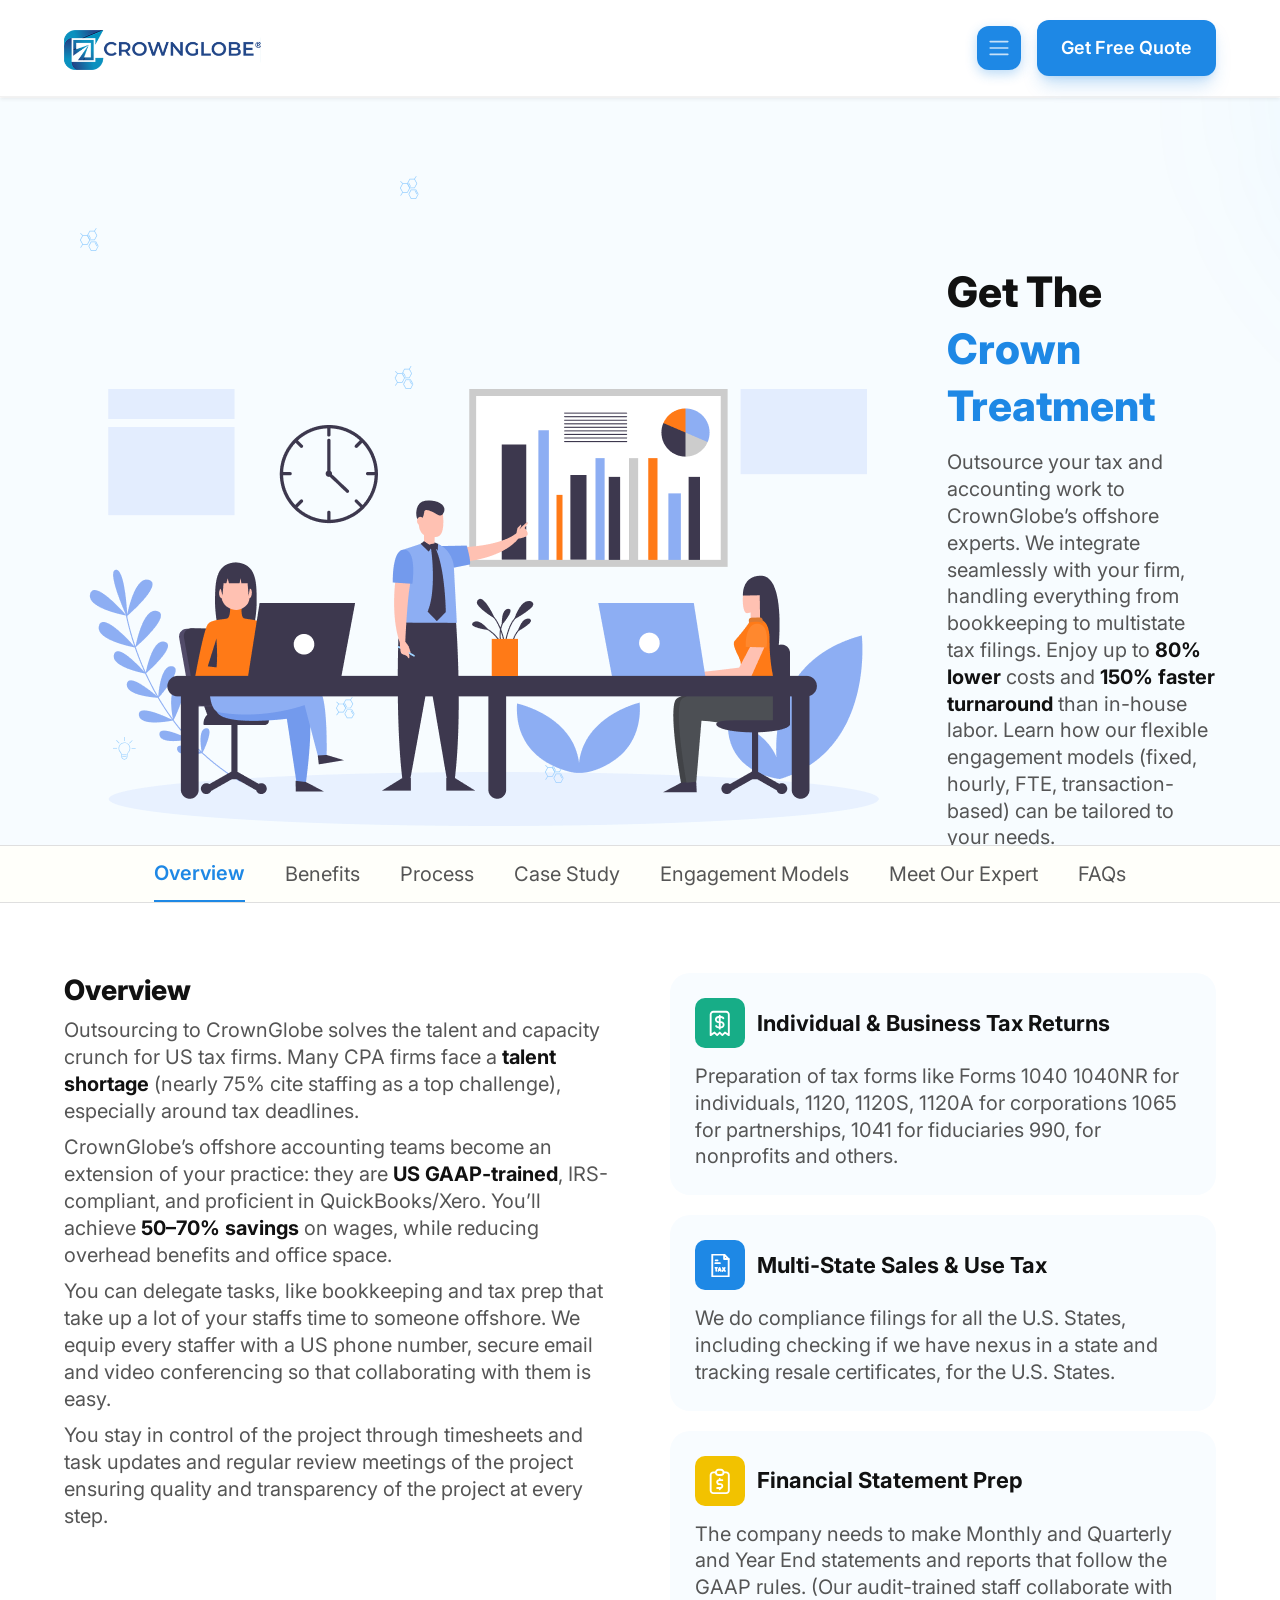
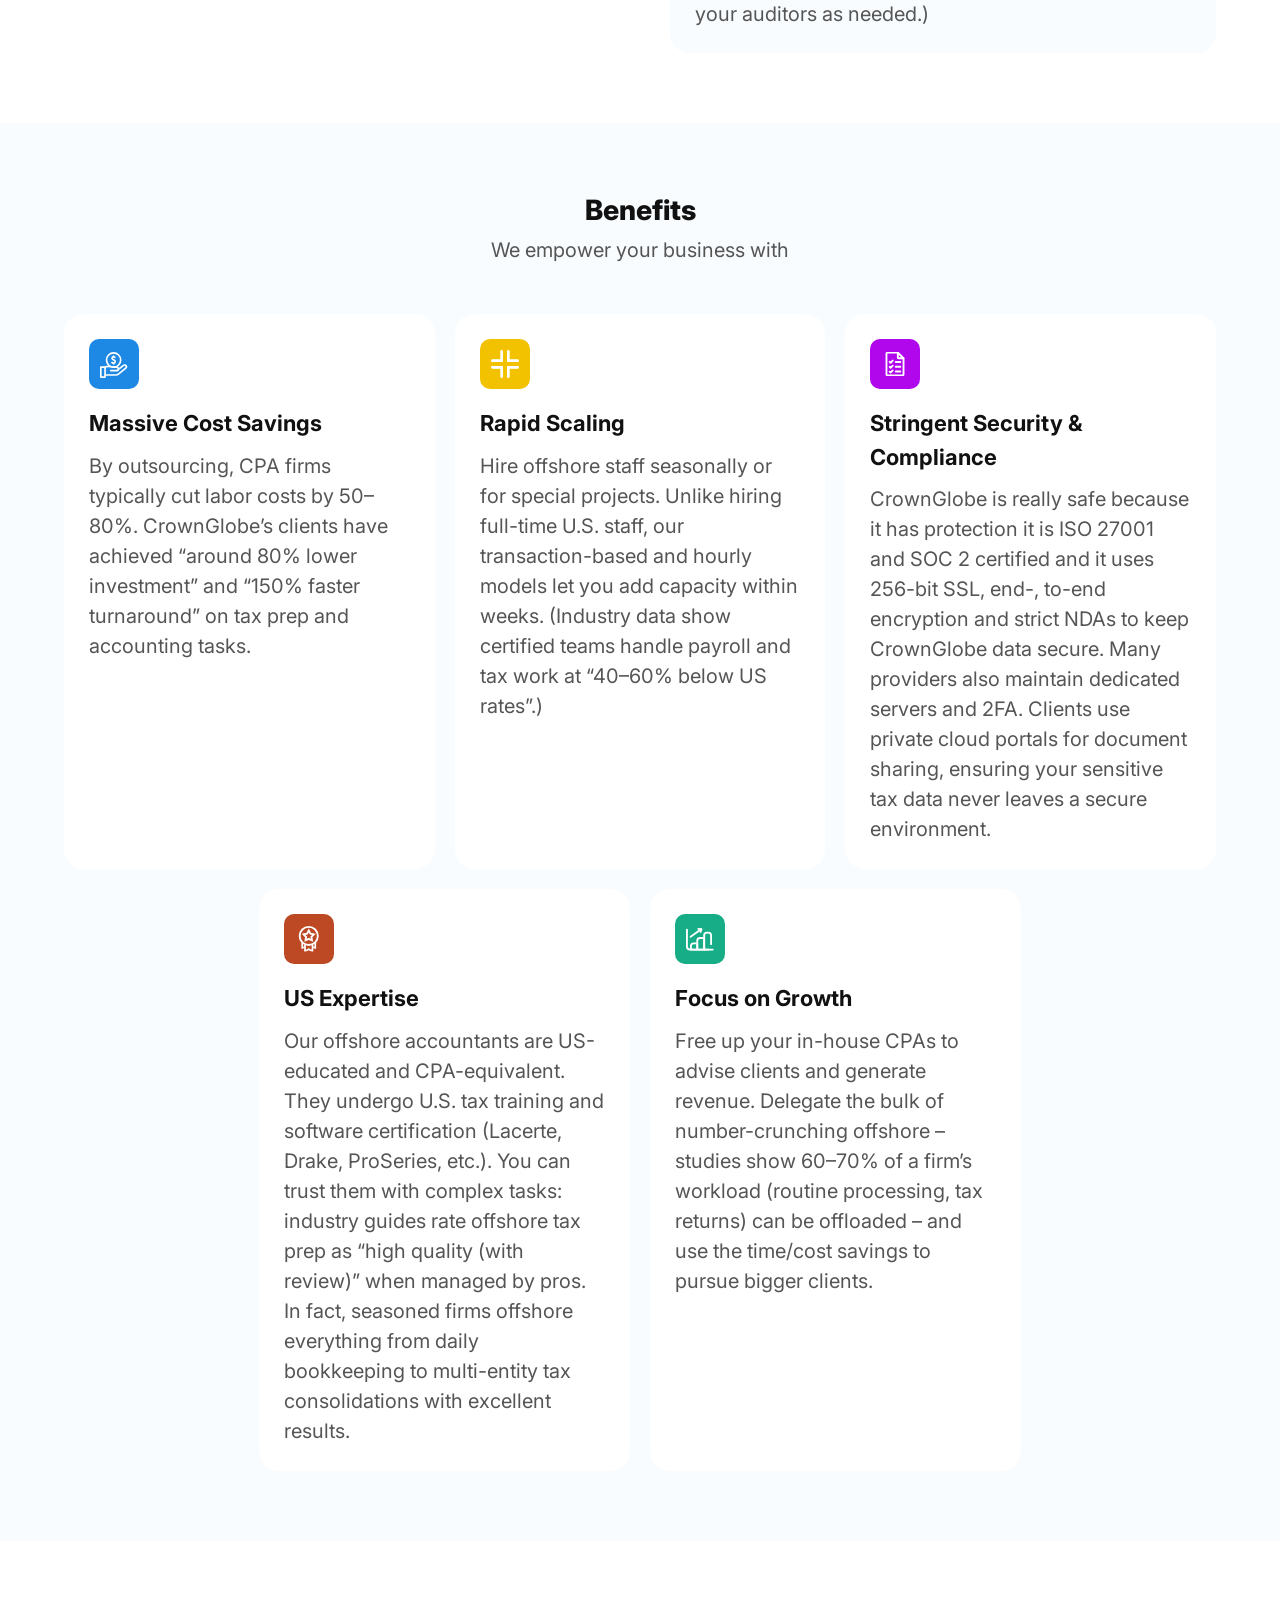
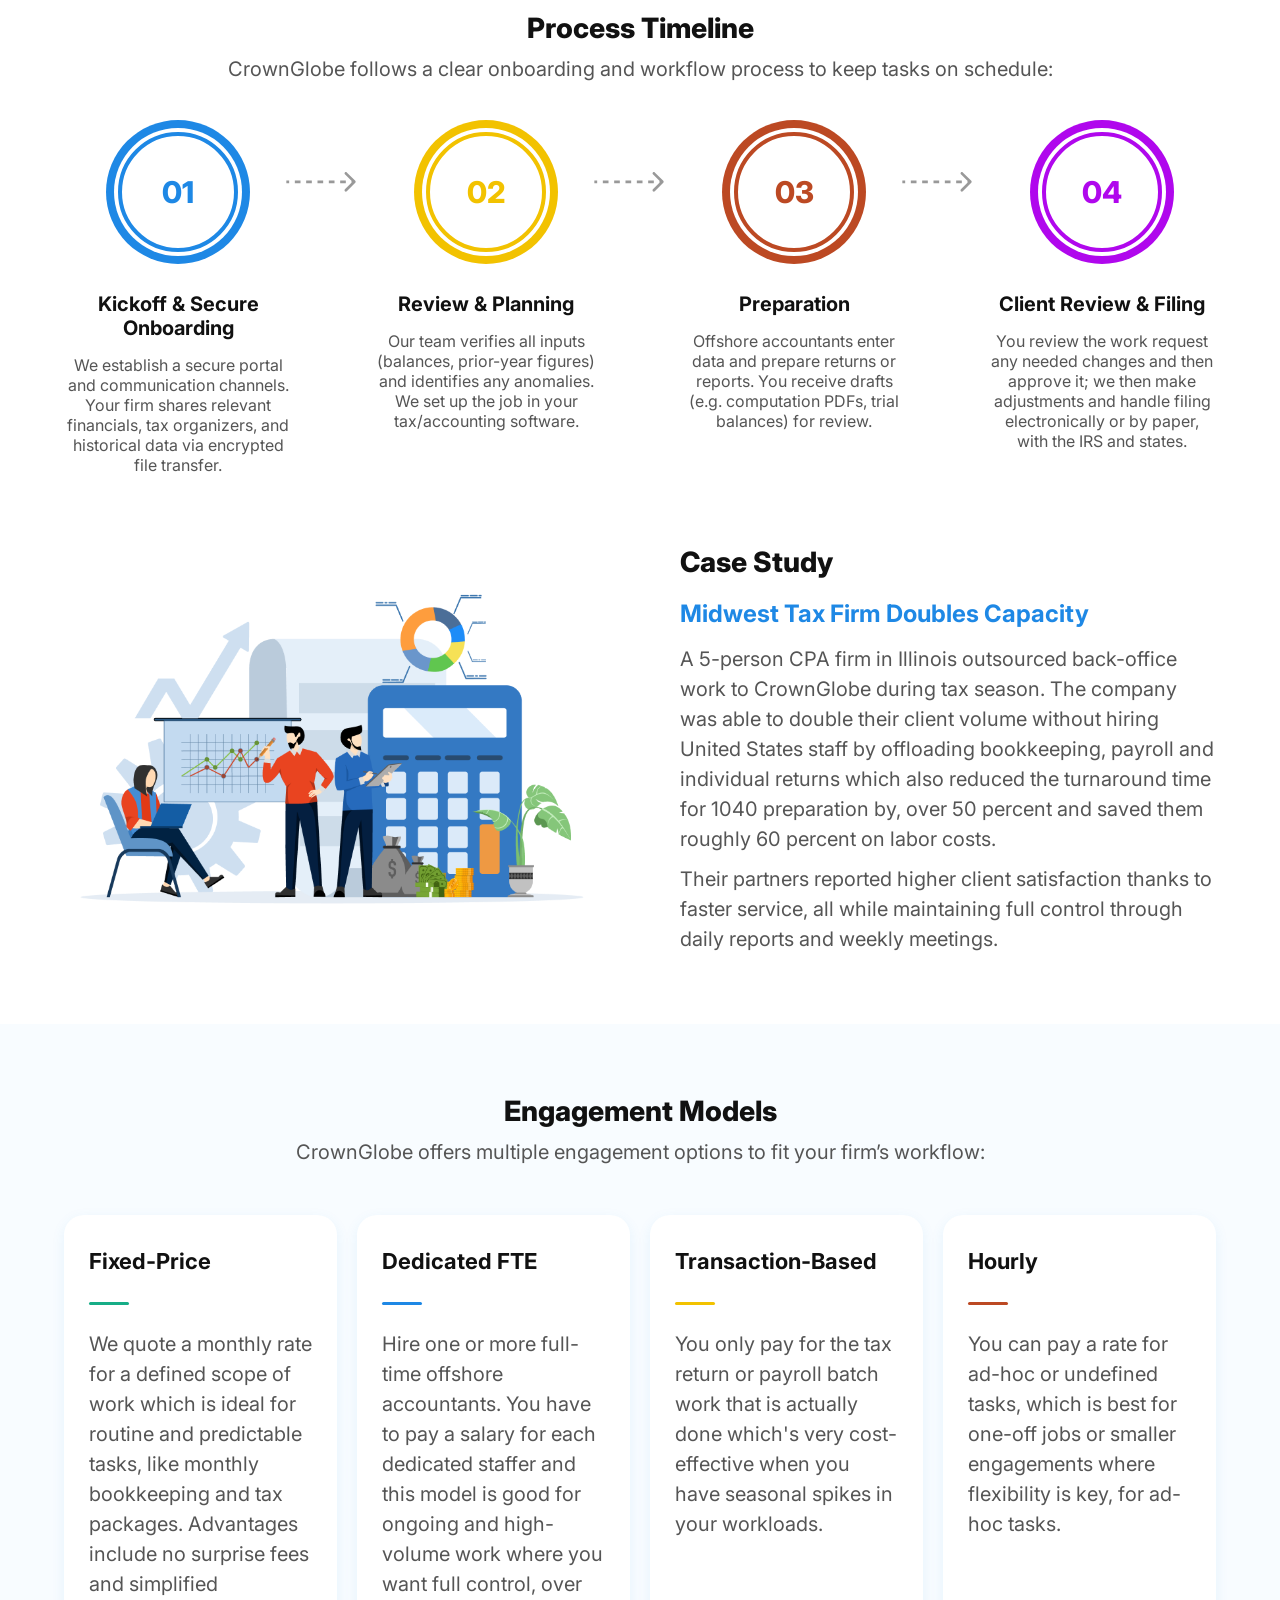
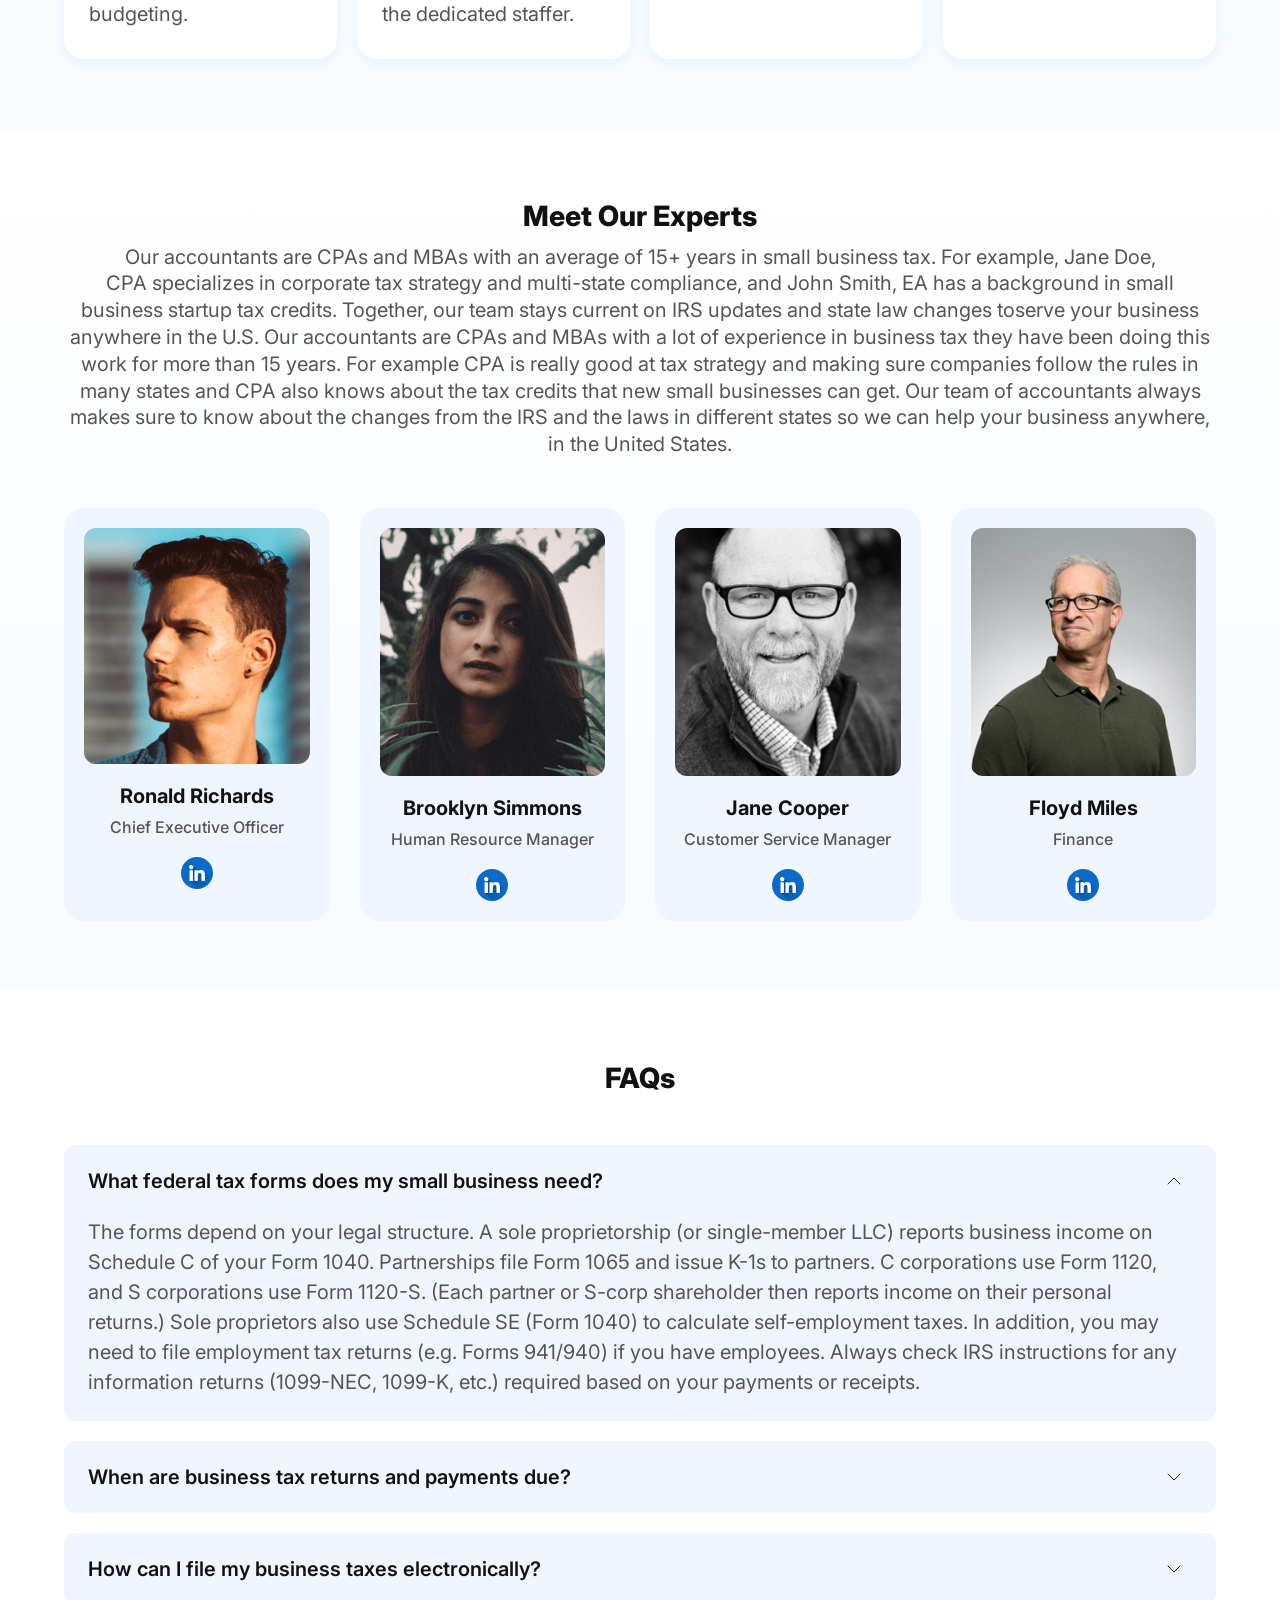
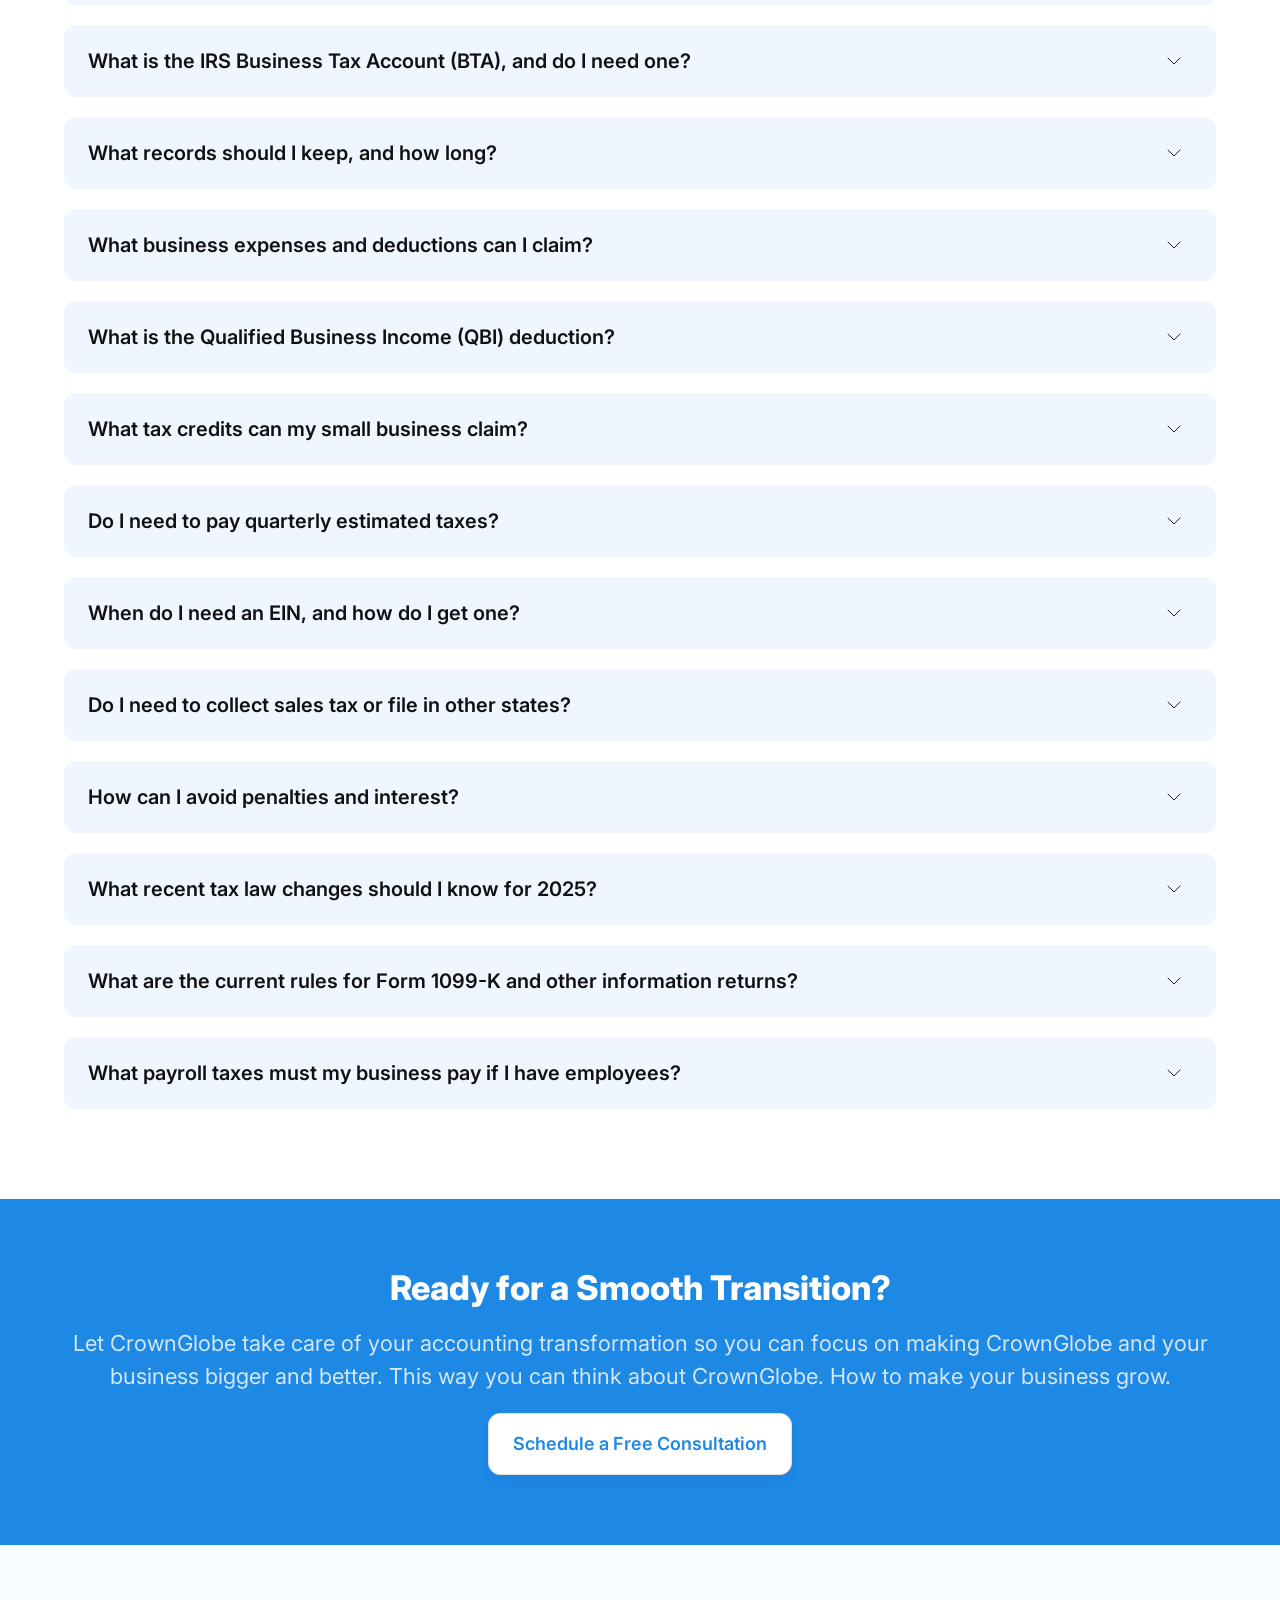
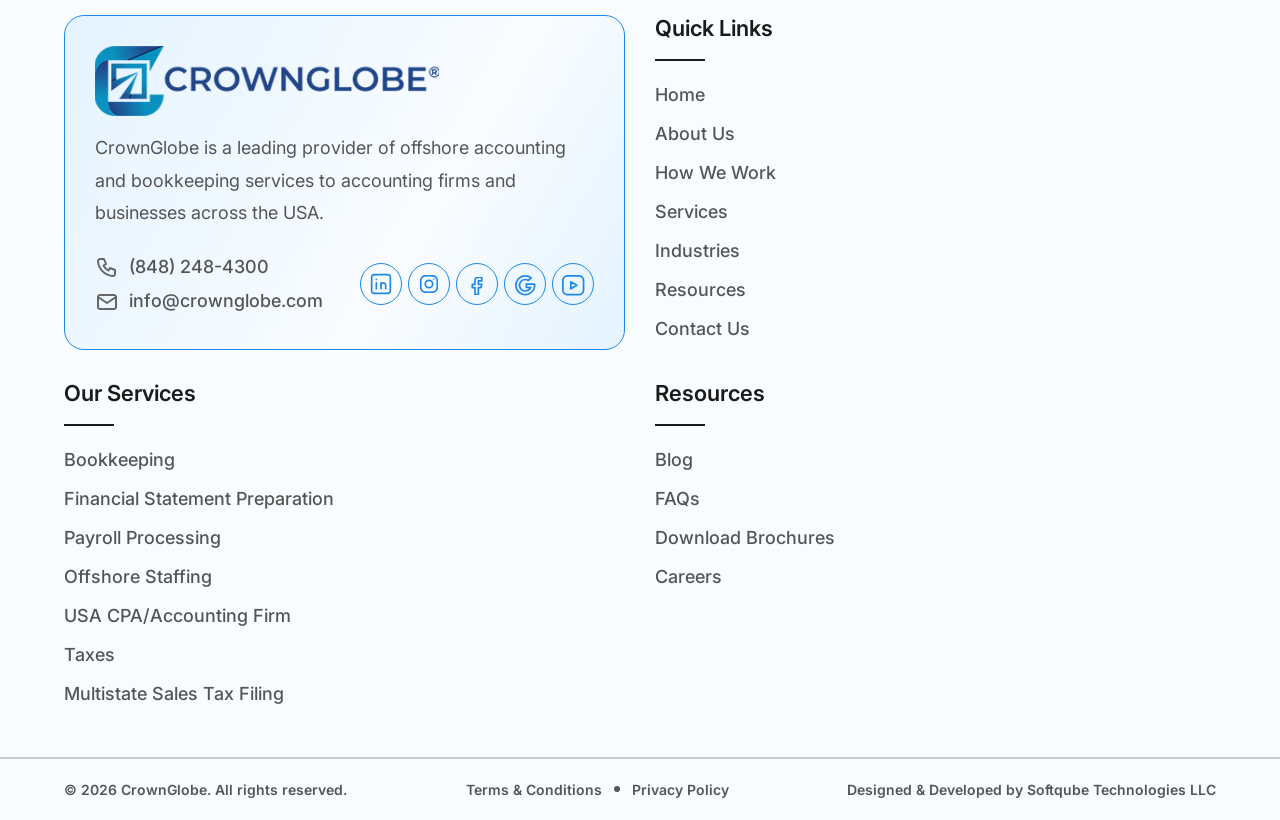
<file: for-tax.html>
<!DOCTYPE html>
<html lang="en">

<head>
    <meta charset="UTF-8">
    <meta name="viewport" content="width=device-width, initial-scale=1.0">
    <title>Crown Globe</title>
    <link href="https://cdn.jsdelivr.net/npm/bootstrap@5.3.3/dist/css/bootstrap.min.css" rel="stylesheet">
    <link rel="stylesheet" href="https://cdn.jsdelivr.net/npm/swiper@11/swiper-bundle.min.css" />
    <link rel="stylesheet" href="style/style.css">    
    <link rel="stylesheet" href="style/responsive.css">
    <link rel="icon" type="image/svg+xml" href="media-images/favicon.svg">
</head>

<body>
    <!-- Header Section -->
    <header class="custom-header bg-white shadow-sm">
        <nav class="navbar navbar-expand-xl py-0">
            <div class="cg-container navbar-nav flex-row gap-2 align-items-center w-100">
                <!-- Logo -->
                <a class="navbar-brand me-0" href="index.html">
                    <img src="media-images/logo.svg"
                        alt="Crown Globe - Offshore Accounting and Bookkeeping Services for USA Firms" height="40"
                        class="d-inline-block align-text-top">
                </a>
                <div class="d-flex gap-2xl-5 gap-3 align-items-center justify-content-end w-100">
                    <!-- Mobile Toggle -->
                    <button class="navbar-toggler" type="button" data-bs-toggle="collapse" data-bs-target="#navContent">
                        <span class="navbar-toggler-icon"></span>
                    </button>

                    <!-- Navigation Links -->
                    <div class="collapse navbar-collapse justify-content-center" id="navContent">
                        <div class="mobile-menu-header">
                            <a href="#"><img src="media-images/logo.svg"
                                    alt="Crown Globe - Global Accounting Intelligence" height="40"></a>
                            <button class="navbar-toggler close-btn" type="button" data-bs-toggle="collapse"
                                data-bs-target="#navContent">
                                <span>&times;</span>
                            </button>
                        </div>
                        <nav class="cg-custom-menu">
                            <ul>
                                <li><a href="index.html">Home</a></li>
                                <li><a href="about-us.html">About Us</a></li>
                                <li class="has-mega">
                                    <a href="javascript:void(0)">How We Work</a>
                                    <div class="mega-menu">
                                        <div class="mega-column">
                                            <ul class="inner-menu">
                                                <li><a href="engagement-models.html">Engagement Models</a></li>
                                                <li><a href="transition.html">Transition Process</a></li>
                                                <li><a href="for-tax.html">For Tax Professionals CPAs</a></li>
                                            </ul>
                                        </div>
                                    </div>
                                </li>
                                <li class="has-mega static-mega">
                                    <a href="services.html">Services</a>
                                    <div class="mega-menu grid-3-2">
                                        <div class="mega-column has-inner-mega">
                                            <a href="javascript:void(0)" class="mega-heading">Bookkeeping Services</a>
                                            <ul class="inner-menu">
                                                <li><a href="#">Xero Bookkeeping</a></li>
                                                <li><a href="#">QuickBooks Accounting</a></li>
                                                <li><a href="#">Catch up Bookkeeping</a></li>
                                            </ul>
                                        </div>
                                        <div class="mega-column has-inner-mega">
                                            <a href="javascript:void(0)" class="mega-heading">Business Setup
                                                Services</a>
                                            <ul class="inner-menu">
                                                <li><a href="#">LLC</a></li>
                                                <li><a href="#">S-Corp.</a></li>
                                                <li><a href="#">C-Corp.</a></li>
                                                <li><a href="#">Foreign Company</a></li>
                                            </ul>
                                        </div>
                                        <div class="mega-column has-inner-mega">
                                            <a href="javascript:void(0)" class="mega-heading">Tax Filing</a>
                                            <ul class="inner-menu">
                                                <li><a href="#">Individual Tax Filing</a></li>
                                                <li><a href="#">Business Tax Filing</a></li>
                                                <li><a href="#">Multistate Sales Tax Filing</a></li>
                                            </ul>
                                        </div>
                                        <div class="mega-column">
                                            <ul class="inner-menu">
                                                <li><a href="#">Remote Accounting</a></li>
                                                <li><a href="#">Financial Statement Preparation</a></li>
                                                <li><a href="#">Virtual CFO Services</a></li>
                                                <li><a href="#">Finance Automation</a></li>
                                                <li><a href="#">Power BI Visualization</a></li>
                                            </ul>
                                        </div>
                                        <div class="mega-column">
                                            <ul class="inner-menu">
                                                <li><a href="#">Payroll Processing</a></li>
                                                <li><a href="#">Year - End Finalization & Annual Checkup Services</a>
                                                </li>
                                                <li><a href="#">Outsourced Accounting</a></li>
                                                <li><a href="#">Multistate Sales Tax Filing</a></li>
                                            </ul>
                                        </div>
                                    </div>
                                </li>
                                <li class="has-mega static-mega">
                                    <a href="industries.html">Industry</a>
                                    <div class="mega-menu">
                                        <div class="mega-column">
                                            <ul class="inner-menu">
                                                <li><a href="#">Industry Specific Bookkeeping</a></li>
                                                <li><a href="#">Franchise Restaurant Bookkeeping</a></li>
                                                <li><a href="#">IT & AI Companies Bookkeeping</a></li>
                                            </ul>
                                        </div>
                                        <div class="mega-column">
                                            <ul class="inner-menu">
                                                <li><a href="#">Gas Station & Convenience Stores</a></li>
                                                <li><a href="#">Real-estate Agent Bookkeeping</a></li>
                                                <li><a href="#">Hotel Bookkeeping</a></li>
                                            </ul>
                                        </div>
                                        <div class="mega-column">
                                            <ul class="inner-menu">
                                                <li><a href="#">Dental Bookkeeping</a></li>
                                                <li><a href="#">Restaurant Bookkeeping</a></li>
                                                <li><a href="#">Liquor stores Bookkeeping</a></li>
                                            </ul>
                                        </div>
                                    </div>
                                </li>
                                <li class="has-mega">
                                    <a href="javascript:void(0)">Resources</a>
                                    <div class="mega-menu">
                                        <div class="mega-column">
                                            <ul class="inner-menu">
                                                <li><a href="#">Career</a></li>
                                                <li><a href="#">Blogs</a></li>
                                                <li><a href="videos.html">Videos</a></li>
                                                <li><a href="#">Brochures</a></li>
                                                <li><a href="#">Tax Tips</a></li>
                                            </ul>
                                        </div>
                                    </div>
                                </li>

                                <li><a href="contact.html">Contact Us</a></li>
                            </ul>
                        </nav>
                        <div class="d-xl-none my-3 w-100 px-3">
                            <a href="#" class="common-btn py-3 px-4 w-100 text-center">Get Free Quote</a>
                        </div>
                    </div>

                    <!-- Call to Action -->
                    <div class="d-none d-lg-block">
                        <a href="#" class="common-btn py-3 px-4">Get Free Quote</a>
                    </div>
                </div>
            </div>
        </nav>
    </header>
    <main>

        <!-- Hero section -->
        <section>
            <div class="coman-hero-bg"
                style="background: url(media-images/gredianthero.svg) no-repeat center center/cover;">
                <div class="cg-container">
                    <div class="row-grid">
                        <div class="left-grid">
                            <img src="media-images/for-tax-hero-image.png" alt="CrownGlobe Business Tax Filing and Offshore Accounting Services" title="Business Tax Filing and Offshore Accounting">
                        </div>
                        <div class="right-grid">
                            <h1>Get the<br><span>Crown Treatment</span></h1>
                            <p>Outsource your tax and accounting work to CrownGlobe’s offshore experts. We integrate
                                seamlessly with your firm, handling everything from bookkeeping to multistate tax
                                filings. Enjoy up to <b>80% lower</b> costs and <b>150% faster turnaround</b> than
                                in-house labor. Learn how our flexible engagement models (fixed, hourly, FTE,
                                transaction-based) can be tailored to your needs.
                            </p>
                            <a class="common-btn" href="#" title="Book Your Free Consultation">Contact us today</a>
                        </div>
                    </div>
                </div>
            </div>
        </section>
        <div class="service-sticky-section">
            <ul class="service-sticky-list">
                <li>
                    <a href="#overview" class="active">Overview</a>
                </li>
                <li>
                    <a href="#benefits">Benefits</a>
                </li>
                <li>
                    <a href="#process-timeline">Process</a>
                </li>
                <li>
                    <a href="#case-study">Case Study</a>
                </li>
                <li>
                    <a href="#engagement-models">Engagement Models</a>
                </li>
                <li>
                    <a href="#meet-our-experts">Meet Our Expert</a>
                </li>
                <li>
                    <a href="#faqs">FAQs</a>
                </li>
            </ul>
        </div>

        <!--  -->
        <section id="overview">
            <div class="our-service py-80">
                <div class="cg-container">
                    <div class="our-services-wrapper">
                        <div class="content-box">
                            <h2>Overview</h2>
                            <p>Outsourcing to CrownGlobe solves the talent and capacity crunch for US tax firms. Many
                                CPA firms face a <b>talent shortage</b> (nearly 75% cite staffing as a top challenge),
                                especially around tax deadlines. </p>
                            <p>CrownGlobe’s offshore accounting teams become an extension of your practice: they are
                                <b>US
                                    GAAP-trained</b>, IRS-compliant, and proficient in QuickBooks/Xero. You’ll achieve
                                <b>50–70%
                                    savings</b> on wages, while reducing overhead benefits and office space.
                            </p>
                            <p>You can delegate tasks, like bookkeeping and tax prep that take up a lot of your
                                staffs time to someone offshore. We equip every staffer with a US phone number, secure
                                email and video conferencing so that collaborating with them is easy. </p>
                            <p>You stay in control of the project through timesheets and task updates and regular review
                                meetings of the project ensuring quality and transparency of the project at every step.
                            </p>
                        </div>
                        <div class="service-card-list">
                            <!-- Card 1 -->
                            <div class="common-card gradient-card-hover services-card">
                                <div class="common-card-header">
                                    <span><img src="media-images/insurance-billing-delays-icon.svg"
                                            alt="Insurance Billing & Delays Icon"></span>
                                    <h5>Individual & Business Tax Returns</h5>
                                </div>
                                <p>Preparation of tax forms like Forms 1040 1040NR for individuals, 1120, 1120S, 1120A
                                    for corporations 1065 for partnerships, 1041 for fiduciaries 990, for nonprofits and
                                    others.</p>
                            </div>

                            <!-- Card 2 -->
                            <div class="common-card gradient-card-hover services-card">
                                <div class="common-card-header">
                                    <span><img src="media-images/Multi-State Sales & Use Tax.svg"
                                            alt="Multi-State Sales & Use Tax Icon"></span>
                                    <h5>Multi-State Sales & Use Tax</h5>
                                </div>
                                <p>We do compliance filings for all the U.S. States, including checking if we have nexus
                                    in a state and tracking resale certificates, for the U.S. States.</p>
                            </div>

                            <!-- Card 3 -->
                            <div class="common-card gradient-card-hover services-card">
                                <div class="common-card-header">
                                    <span><img src="media-images/Financial Statement Prep.svg"
                                            alt="GAAP-Compliant Financial Statement Preparation Icon"></span>
                                    <h5>Financial Statement Prep</h5>
                                </div>
                                <p>The company needs to make Monthly and Quarterly and Year End statements and reports
                                    that follow the GAAP rules. (Our audit-trained staff collaborate with your auditors
                                    as needed.)</p>

                            </div>

                        </div>
                    </div>
                </div>
            </div>
        </section>

        <section>
            <div class="benefits-section common-bg-gradient-light py-80" id="benefits">
                <div class="cg-container">
                    <div class="benefits-wrapper">
                        <div class="content-box">
                            <h2 class="">Benefits</h2>
                            <p>We empower your business with</p>
                        </div>
                        <div class="benefits-list">
                            <!-- Benefit 1 -->
                            <div class="common-card gradient-card-hover benefits-card">
                                <span>
                                    <img src="media-images/Massive Cost Savings.svg" alt="Massive Cost Savings - 50 to 80 Percent Labor Cost Reduction Icon">
                                </span>
                                <h5>Massive Cost Savings</h5>
                                <p>By outsourcing, CPA firms typically cut labor costs by 50–80%. CrownGlobe’s clients
                                    have achieved “around 80% lower investment” and “150% faster turnaround” on tax prep
                                    and accounting tasks.</p>
                            </div>

                            <!-- Benefit 2 -->
                            <div class="common-card gradient-card-hover benefits-card">
                                <span>
                                    <img src="media-images/Rapid Scaling.svg" alt="Rapid Scaling - Seasonal Offshore Accounting Capacity Icon">
                                </span>
                                <h5>Rapid Scaling</h5>
                                <p>Hire offshore staff seasonally or for special projects. Unlike hiring full-time U.S.
                                    staff, our transaction-based and hourly models let you add capacity within weeks.
                                    (Industry data show certified teams handle payroll and tax work at “40–60% below US
                                    rates”.)</p>
                            </div>

                            <!-- Benefit 3 -->
                            <div class="common-card gradient-card-hover benefits-card">
                                <span>
                                    <img src="media-images/Stringent Security & Compliance.svg"
                                        alt="Stringent Security and ISO 27001 Data Compliance Icon">
                                </span>
                                <h5>Stringent Security & Compliance</h5>
                                <p>CrownGlobe is really safe because it has protection it is ISO 27001 and SOC 2
                                    certified and it uses 256-bit SSL, end-, to-end encryption and strict NDAs to keep
                                    CrownGlobe data secure. Many providers also maintain dedicated servers and 2FA.
                                    Clients use private cloud portals for document sharing, ensuring your sensitive tax
                                    data never leaves a secure environment.</p>
                            </div>

                            <!-- Benefit 4 -->
                            <div class="common-card gradient-card-hover benefits-card">
                                <span>
                                    <img src="media-images/US Expertise.svg" alt="US GAAP Trained and IRS Compliant Offshore Accountants Icon">
                                </span>
                                <h5>US Expertise</h5>
                                <p>Our offshore accountants are US-educated and CPA-equivalent. They undergo U.S. tax
                                    training and software certification (Lacerte, Drake, ProSeries, etc.). You can trust
                                    them with complex tasks: industry guides rate offshore tax prep as “high quality
                                    (with review)” when managed by pros. In fact, seasoned firms offshore everything
                                    from daily bookkeeping to multi-entity tax consolidations with excellent results.
                                </p>
                            </div>

                            <!-- Benefit 5 -->
                            <div class="common-card gradient-card-hover benefits-card">
                                <span>
                                    <img src="media-images/Focus on Growth.svg" alt="Focus on Business Growth by Delegating Accounting Offshore Icon">
                                </span>
                                <h5>Focus on Growth</h5>
                                <p>Free up your in-house CPAs to advise clients and generate revenue. Delegate the bulk
                                    of number-crunching offshore – studies show 60–70% of a firm’s workload (routine
                                    processing, tax returns) can be offloaded – and use the time/cost savings to pursue
                                    bigger clients.</p>
                            </div>
                        </div>
                    </div>
                </div>
            </div>
        </section>
        <section id="process-timeline">
            <div class="process-timeline-main pt-80">
                <div class="cg-container text-center">
                    <div class="section-header">
                        <h2>Process Timeline</h2>
                        <p>CrownGlobe follows a clear onboarding and workflow process to keep tasks on schedule:</p>
                    </div>

                    <div class="timeline-grid">
                        <div class="timeline-item">
                            <div class="timeline-circle">
                                <span>01</span>
                            </div>
                            <h4>Kickoff & Secure Onboarding</h4>
                            <p>We establish a secure portal and communication channels. Your firm shares relevant
                                financials, tax organizers, and historical data via encrypted file transfer.</p>
                        </div>
                        <div class="timeline-item">
                            <div class="timeline-circle">
                                <span>02</span>
                            </div>
                            <h4>Review & Planning</h4>
                            <p>Our team verifies all inputs (balances, prior-year figures) and identifies any anomalies.
                                We set up the job in your tax/accounting software.</p>
                        </div>
                        <div class="timeline-item">
                            <div class="timeline-circle">
                                <span>03</span>
                            </div>
                            <h4>Preparation</h4>
                            <p>Offshore accountants enter data and prepare returns or reports. You receive drafts (e.g.
                                computation PDFs, trial balances) for review.</p>
                        </div>
                        <div class="timeline-item">
                            <div class="timeline-circle">
                                <span>04</span>
                            </div>
                            <h4>Client Review & Filing</h4>
                            <p>You review the work request any needed changes and then approve it; we then make
                                adjustments and handle filing electronically or by paper, with the IRS and states.</p>
                        </div>
                    </div>
                </div>
            </div>
        </section>
        <!-- Case Study -->
        <section id="case-study">
            <div class="case-study-main py-80">
                <div class="cg-container">
                    <div class="case-study-main-wrapper">
                        <div class="case-study-left">
                            <img src="media-images/case-study-image.png" alt="Midwest Tax Firm Case Study Illustration"
                                class="img-fluid">
                        </div>
                        <div class="case-study-right">
                            <h2>Case Study</h2>
                            <h3 class="case-subtitle">Midwest Tax Firm Doubles Capacity</h3>
                            <p>A 5-person CPA firm in Illinois outsourced back-office work to CrownGlobe during tax
                                season. The company was able to double their client volume without hiring United States
                                staff by offloading bookkeeping, payroll and individual returns which also reduced the
                                turnaround time for 1040 preparation by, over 50 percent and saved them roughly 60
                                percent on labor costs.</p>
                            <p>Their partners reported higher client satisfaction thanks to faster service, all while
                                maintaining full control through daily reports and weekly meetings.</p>
                        </div>
                    </div>
                </div>
            </div>
        </section>
        <section id="engagement-models">
            <div class="engagement-modal py-80">
                <div class="cg-container">
                    <div class="section-header text-center">
                        <h2>Engagement Models</h2>
                        <p>CrownGlobe offers multiple engagement options to fit your firm’s workflow:</p>
                    </div>

                    <div class="strategic-grid engagement-grid">
                        <div class="strategic-card">
                            <h4>Fixed-Price </h4>
                            <div class="accent-line"></div>
                            <p>We quote a monthly rate for a defined scope of work which is ideal for routine and
                                predictable tasks, like monthly bookkeeping and tax packages. Advantages include no
                                surprise fees and simplified budgeting.</p>
                        </div>
                        <div class="strategic-card">
                            <h4>Dedicated FTE</h4>
                            <div class="accent-line"></div>
                            <p>Hire one or more full-time offshore accountants. You have to pay a salary for each
                                dedicated staffer and this model is good for ongoing and high-volume work where you want
                                full control, over the dedicated staffer.</p>
                        </div>
                        <div class="strategic-card">
                            <h4>Transaction-Based</h4>
                            <div class="accent-line"></div>
                            <p>You only pay for the tax return or payroll batch work that is actually done which's very
                                cost-effective when you have seasonal spikes in your workloads.</p>
                        </div>
                        <div class="strategic-card">
                            <h4>Hourly</h4>
                            <div class="accent-line"></div>
                            <p>You can pay a rate for ad-hoc or undefined tasks, which is best for one-off jobs or
                                smaller engagements where flexibility is key, for ad-hoc tasks.
                            </p>
                        </div>
                    </div>
                </div>
            </div>
        </section>
        <section id="meet-our-experts">
            <div class="our-team-section py-80">
                <div class="cg-container">
                    <div class="our-team-wrapper">
                        <div class="content-box">
                            <h2>Meet Our Experts</h2>
                            <p>Our accountants are CPAs and MBAs with an average of 15+ years in small business tax. For
                                example, Jane Doe, CPA&nbsp;specializes in corporate tax strategy and
                                multi-state compliance, and John Smith, EA&nbsp;has a background in small business
                                startup
                                tax credits. Together, our team stays current on IRS updates and state law changes
                                toserve your business anywhere in the U.S.&nbsp;Our accountants are CPAs and MBAs with a
                                lot
                                of experience in business tax they have been doing this work for more than
                                15 years. For example CPA is really good at tax strategy and making sure companies
                                follow the rules in many states and CPA also knows about the tax credits
                                that new small businesses can get. Our team of accountants always makes sure to know
                                about the changes from the IRS and the laws in different states so we
                                can help your business anywhere, in the United States.</p>
                        </div>
                        <div class="our-team-grid">
                            <div class="our-team-card">
                                <div class="our-team-card-img-box">
                                    <img src="media-images/ronald-richards.png" alt="Ronald Richards image"
                                        class="img-fluid">
                                </div>
                                <div class="our-team-card-content-box">
                                    <h5>Ronald Richards</h5>
                                    <span>Chief Executive Officer</span>
                                    <a href="javascript:void(0)">
                                        <img src="media-images/linkdin-round.svg" alt="LinkedIn">
                                    </a>
                                </div>
                            </div>
                            <div class="our-team-card">
                                <div class="our-team-card-img-box">
                                    <img src="media-images/brooklyn-simmons.png" alt="Brooklyn Simmons image"
                                        class="img-fluid">
                                </div>
                                <div class="our-team-card-content-box">
                                    <h5>Brooklyn Simmons</h5>
                                    <span>Human Resource Manager</span>
                                    <a href="javascript:void(0)">
                                        <img src="media-images/linkdin-round.svg" alt="LinkedIn">
                                    </a>
                                </div>
                            </div>
                            <div class="our-team-card">
                                <div class="our-team-card-img-box">
                                    <img src="media-images/jane-cooper.png" alt="Jane Cooper image" class="img-fluid">
                                </div>
                                <div class="our-team-card-content-box">
                                    <h5>Jane Cooper</h5>
                                    <span>Customer Service Manager</span>
                                    <a href="javascript:void(0)">
                                        <img src="media-images/linkdin-round.svg" alt="LinkedIn">
                                    </a>
                                </div>
                            </div>
                            <div class="our-team-card">
                                <div class="our-team-card-img-box">
                                    <img src="media-images/floyd-miles.png" alt="Floyd Miles image" class="img-fluid">
                                </div>
                                <div class="our-team-card-content-box">
                                    <h5>Floyd Miles</h5>
                                    <span>Finance</span>
                                    <a href="javascript:void(0)">
                                        <img src="media-images/linkdin-round.svg" alt="LinkedIn">
                                    </a>
                                </div>
                            </div>
                        </div>
                    </div>
                </div>
            </div>
        </section>
        <section id="faqs">
            <div class="faq-section py-80">
                <div class="cg-container">
                    <div class="faq-wrapper">
                        <h2 class="text-center">FAQs</h2>
                        <div class="accordion accordion-flush" id="faqAccordion">
                            <!-- FAQ 1 -->
                            <div class="accordion-item">
                                <h2 class="accordion-header">
                                    <button class="accordion-button" type="button" data-bs-toggle="collapse"
                                        data-bs-target="#faq1">
                                        What federal tax forms does my small business need?
                                    </button>
                                </h2>
                                <div id="faq1" class="accordion-collapse collapse show" data-bs-parent="#faqAccordion">
                                    <div class="accordion-body">
                                        <p>The forms depend on your legal structure. A sole proprietorship (or
                                            single-member
                                            LLC) reports business income on Schedule C of your Form 1040. Partnerships
                                            file
                                            Form 1065 and issue K-1s to partners. C corporations use Form 1120, and S
                                            corporations use Form 1120-S. (Each partner or S-corp shareholder then
                                            reports
                                            income on their personal returns.) Sole proprietors also use Schedule SE
                                            (Form
                                            1040) to calculate self-employment taxes. In addition, you may need to file
                                            employment tax returns (e.g. Forms 941/940) if you have employees. Always
                                            check
                                            IRS instructions for any information returns (1099-NEC, 1099-K, etc.)
                                            required
                                            based on your payments or receipts.</p>
                                    </div>
                                </div>
                            </div>
                            <!-- FAQ 2 -->
                            <div class="accordion-item">
                                <h2 class="accordion-header">
                                    <button class="accordion-button collapsed" type="button" data-bs-toggle="collapse"
                                        data-bs-target="#faq2">
                                        When are business tax returns and payments due?
                                    </button>
                                </h2>
                                <div id="faq2" class="accordion-collapse collapse" data-bs-parent="#faqAccordion">
                                    <div class="accordion-body">
                                        <p>Due dates vary by business type. Partnerships and S corporations generally
                                            must
                                            file by March 15. Sole proprietorships and C corporations typically file by
                                            April 15. If these dates fall on a weekend or holiday, the deadline moves to
                                            the
                                            next business day. Estimated tax payments are usually due quarterly on April
                                            15,
                                            June 15, September 15, and January 15.</p>
                                    </div>
                                </div>
                            </div>
                            <!-- FAQ 3 -->
                            <div class="accordion-item">
                                <h2 class="accordion-header">
                                    <button class="accordion-button collapsed" type="button" data-bs-toggle="collapse"
                                        data-bs-target="#faq3">
                                        How can I file my business taxes electronically?
                                    </button>
                                </h2>
                                <div id="faq3" class="accordion-collapse collapse" data-bs-parent="#faqAccordion">
                                    <div class="accordion-body">
                                        <p>Most business taxes can be filed electronically through IRS Free File,
                                            commercial tax software, or a tax professional. E-filing is generally faster
                                            and
                                            more accurate than paper filing.</p>
                                    </div>
                                </div>
                            </div>
                            <!-- FAQ 4 -->
                            <div class="accordion-item">
                                <h2 class="accordion-header">
                                    <button class="accordion-button collapsed" type="button" data-bs-toggle="collapse"
                                        data-bs-target="#faq4">
                                        What is the IRS Business Tax Account (BTA), and do I need one?
                                    </button>
                                </h2>
                                <div id="faq4" class="accordion-collapse collapse" data-bs-parent="#faqAccordion">
                                    <div class="accordion-body">
                                        <p>The Business Tax Account is a digital platform that allows business owners to
                                            view their tax records, make payments, and manage their account with the
                                            IRS.
                                            While not mandatory, it is highly recommended for easier management of
                                            business
                                            tax obligations.</p>
                                    </div>
                                </div>
                            </div>
                            <!-- FAQ 5 -->
                            <div class="accordion-item">
                                <h2 class="accordion-header">
                                    <button class="accordion-button collapsed" type="button" data-bs-toggle="collapse"
                                        data-bs-target="#faq5">
                                        What records should I keep, and how long?
                                    </button>
                                </h2>
                                <div id="faq5" class="accordion-collapse collapse" data-bs-parent="#faqAccordion">
                                    <div class="accordion-body">
                                        <p>You should keep all records that support an item of income, deduction, or
                                            credit
                                            on your tax return. Generally, the IRS recommends keeping records for at
                                            least
                                            three to seven years, depending on the nature of the document.</p>
                                    </div>
                                </div>
                            </div>
                            <!-- FAQ 6 -->
                            <div class="accordion-item">
                                <h2 class="accordion-header">
                                    <button class="accordion-button collapsed" type="button" data-bs-toggle="collapse"
                                        data-bs-target="#faq6">
                                        What business expenses and deductions can I claim?
                                    </button>
                                </h2>
                                <div id="faq6" class="accordion-collapse collapse" data-bs-parent="#faqAccordion">
                                    <div class="accordion-body">
                                        <p>Common deductions include office rent, utilities, supplies, travel expenses,
                                            employee wages, and insurance. To be deductible, a business expense must be
                                            both
                                            ordinary and necessary in your trade or business.</p>
                                    </div>
                                </div>
                            </div>
                            <!-- FAQ 7 -->
                            <div class="accordion-item">
                                <h2 class="accordion-header">
                                    <button class="accordion-button collapsed" type="button" data-bs-toggle="collapse"
                                        data-bs-target="#faq7">
                                        What is the Qualified Business Income (QBI) deduction?
                                    </button>
                                </h2>
                                <div id="faq7" class="accordion-collapse collapse" data-bs-parent="#faqAccordion">
                                    <div class="accordion-body">
                                        <p>The QBI deduction allows eligible self-employed individuals and small
                                            business
                                            owners to deduct up to 20% of their qualified business income from their
                                            federal
                                            taxes.</p>
                                    </div>
                                </div>
                            </div>
                            <!-- FAQ 8 -->
                            <div class="accordion-item">
                                <h2 class="accordion-header">
                                    <button class="accordion-button collapsed" type="button" data-bs-toggle="collapse"
                                        data-bs-target="#faq8">
                                        What tax credits can my small business claim?
                                    </button>
                                </h2>
                                <div id="faq8" class="accordion-collapse collapse" data-bs-parent="#faqAccordion">
                                    <div class="accordion-body">
                                        <p>Available credits include the Small Business Health Care Tax Credit, the Work
                                            Opportunity Tax Credit, and Research and Development (R&D) credits, among
                                            others.</p>
                                    </div>
                                </div>
                            </div>
                            <!-- FAQ 9 -->
                            <div class="accordion-item">
                                <h2 class="accordion-header">
                                    <button class="accordion-button collapsed" type="button" data-bs-toggle="collapse"
                                        data-bs-target="#faq9">
                                        Do I need to pay quarterly estimated taxes?
                                    </button>
                                </h2>
                                <div id="faq9" class="accordion-collapse collapse" data-bs-parent="#faqAccordion">
                                    <div class="accordion-body">
                                        <p>If you expect to owe $1,000 or more in taxes when you file your return, you
                                            generally must make quarterly estimated tax payments throughout the year.
                                        </p>
                                    </div>
                                </div>
                            </div>
                            <!-- FAQ 10 -->
                            <div class="accordion-item">
                                <h2 class="accordion-header">
                                    <button class="accordion-button collapsed" type="button" data-bs-toggle="collapse"
                                        data-bs-target="#faq10">
                                        When do I need an EIN, and how do I get one?
                                    </button>
                                </h2>
                                <div id="faq10" class="accordion-collapse collapse" data-bs-parent="#faqAccordion">
                                    <div class="accordion-body">
                                        <p>You need an Employer Identification Number (EIN) if you have employees,
                                            operate
                                            as a corporation or partnership, or file certain tax returns. You can apply
                                            for
                                            an EIN for free on the IRS website.</p>
                                    </div>
                                </div>
                            </div>
                            <!-- FAQ 11 -->
                            <div class="accordion-item">
                                <h2 class="accordion-header">
                                    <button class="accordion-button collapsed" type="button" data-bs-toggle="collapse"
                                        data-bs-target="#faq11">
                                        Do I need to collect sales tax or file in other states?
                                    </button>
                                </h2>
                                <div id="faq11" class="accordion-collapse collapse" data-bs-parent="#faqAccordion">
                                    <div class="accordion-body">
                                        <p>This depends on whether you have a "nexus" (significant presence) in other
                                            states. Many states have laws requiring remote sellers to collect sales tax
                                            if
                                            they exceed certain sales thresholds.</p>
                                    </div>
                                </div>
                            </div>
                            <!-- FAQ 12 -->
                            <div class="accordion-item">
                                <h2 class="accordion-header">
                                    <button class="accordion-button collapsed" type="button" data-bs-toggle="collapse"
                                        data-bs-target="#faq12">
                                        How can I avoid penalties and interest?
                                    </button>
                                </h2>
                                <div id="faq12" class="accordion-collapse collapse" data-bs-parent="#faqAccordion">
                                    <div class="accordion-body">
                                        <p>The best way to avoid penalties is to file your returns on time and pay any
                                            taxes owed by the due date. If you can't pay, file anyway to avoid the
                                            failure-to-file penalty.</p>
                                    </div>
                                </div>
                            </div>
                            <!-- FAQ 13 -->
                            <div class="accordion-item">
                                <h2 class="accordion-header">
                                    <button class="accordion-button collapsed" type="button" data-bs-toggle="collapse"
                                        data-bs-target="#faq13">
                                        What recent tax law changes should I know for 2025?
                                    </button>
                                </h2>
                                <div id="faq13" class="accordion-collapse collapse" data-bs-parent="#faqAccordion">
                                    <div class="accordion-body">
                                        <p>Key changes for 2025 include updated tax brackets for inflation, adjustments
                                            to
                                            standard deductions, and potential new rules regarding digital assets and
                                            clean
                                            energy credits.</p>
                                    </div>
                                </div>
                            </div>
                            <!-- FAQ 14 -->
                            <div class="accordion-item">
                                <h2 class="accordion-header">
                                    <button class="accordion-button collapsed" type="button" data-bs-toggle="collapse"
                                        data-bs-target="#faq14">
                                        What are the current rules for Form 1099-K and other information returns?
                                    </button>
                                </h2>
                                <div id="faq14" class="accordion-collapse collapse" data-bs-parent="#faqAccordion">
                                    <div class="accordion-body">
                                        <p>Starting in 2024, the threshold for reporting payments on Form 1099-K has
                                            been
                                            adjusted. It's important to track all third-party network payments to ensure
                                            accurate reporting.</p>
                                    </div>
                                </div>
                            </div>
                            <!-- FAQ 15 -->
                            <div class="accordion-item">
                                <h2 class="accordion-header">
                                    <button class="accordion-button collapsed" type="button" data-bs-toggle="collapse"
                                        data-bs-target="#faq15">
                                        What payroll taxes must my business pay if I have employees?
                                    </button>
                                </h2>
                                <div id="faq15" class="accordion-collapse collapse" data-bs-parent="#faqAccordion">
                                    <div class="accordion-body">
                                        <p>Employers are responsible for withholding federal income tax, Social
                                            Security,
                                            and Medicare taxes from employee wages, as well as paying their own share of
                                            Social Security and Medicare taxes.</p>
                                    </div>
                                </div>
                            </div>
                        </div>
                    </div>
                </div>
            </div>
        </section>
        <!-- CTA Section -->
        <section>
            <div class="cta-section py-80">
                <div class="cta-wrapper">
                    <h2>Ready for a Smooth Transition?</h2>
                    <p>Let CrownGlobe take care of your accounting transformation so you can focus on making CrownGlobe
                        and your business bigger and better. This way you can think about CrownGlobe. How to make your
                        business grow.</p>
                    <a href="#" class="common-btn-white">Schedule a Free Consultation</a>
                </div>
            </div>
        </section>

    </main>
    <!-- Footer Section -->
    <footer class="footer-section">
        <div class="cg-container">
            <div class="footer-grid pt-80">
                <div class="footer-card">
                    <div class="footer-logo">
                        <img src="./media-images/logo.svg" alt="Crown Globe Logo - Corporate Finance and Tax Solutions">
                    </div>
                    <p>CrownGlobe is a leading provider of offshore accounting and bookkeeping services to accounting
                        firms and businesses across the USA.
                    </p>
                    <div class="footer-contact-links">
                        <ul>
                            <li>
                                <img src="./media-images/phone-icon.svg" alt="Contact Crown Globe via Phone">
                                <a href="tel:8482484300">(848) 248-4300</a>
                            </li>
                            <li>
                                <img src="./media-images/mail-icon.svg" alt="Email Crown Globe Support">
                                <a href="mailto:info@crownglobe.com">info@crownglobe.com</a>
                            </li>
                        </ul>
                        <ul>
                            <li><a href=""><img src="./media-images/linkdin.svg"
                                        alt="Connect with Crown Globe on LinkedIn"></a></li>
                            <li><a href=""><img src="./media-images/instagram.svg"
                                        alt="Follow Crown Globe on Instagram"></a></li>
                            <li><a href=""><img src="./media-images/facebook.svg"
                                        alt="Like Crown Globe on Facebook"></a></li>
                            <li><a href=""><img src="./media-images/google.svg" alt="Find Crown Globe on Google"></a>
                            </li>
                            <li><a href=""><img src="./media-images/youtube.svg"
                                        alt="Subscribe to Crown Globe on YouTube"></a></li>
                        </ul>
                    </div>
                </div>
                <div class="footer-column">
                    <h4>Quick Links</h4>
                    <ul>
                        <li><a href="index.html">Home</a></li>
                        <li><a href="about-us.html">About Us</a></li>
                        <li><a href="#">How We Work</a></li>
                        <li><a href="services.html">Services</a></li>
                        <li><a href="industries.html">Industries</a></li>
                        <li><a href="#">Resources</a></li>
                        <li><a href="contact.html">Contact Us</a></li>
                    </ul>
                </div>
                <div class="footer-column">
                    <h4>Our Services</h4>
                    <ul>
                        <li><a href="#">Bookkeeping</a></li>
                        <li><a href="#">Financial Statement Preparation</a></li>
                        <li><a href="#">Payroll Processing</a></li>
                        <li><a href="#">Offshore Staffing</a></li>
                        <li><a href="#">USA CPA/Accounting Firm</a></li>
                        <li><a href="#">Taxes</a></li>
                        <li><a href="#">Multistate Sales Tax Filing</a></li>
                    </ul>
                </div>
                <div class="footer-column">
                    <h4>Resources</h4>
                    <ul>
                        <li><a href="#">Blog</a></li>
                        <li><a href="#">FAQs</a></li>
                        <li><a href="#">Download Brochures</a></li>
                        <li><a href="#">Careers</a></li>
                    </ul>
                </div>
            </div>
        </div>
        <hr style="border: 1px solid #CCCCCC;" />
        <div class="cg-container">
            <div class="footer-bottom-grid">
                <div class="copyright">
                    <p>&copy; 2026 CrownGlobe. All rights reserved.</p>
                </div>
                <div class="terms-condition">
                    <ul>
                        <li><a href="">Terms & Conditions</a></li>
                        <li><a href="">Privacy Policy</a></li>
                    </ul>
                </div>
                <div class="design-by">
                    <p>Designed & Developed by <a href="#">Softqube Technologies LLC</a></p>
                </div>
            </div>
        </div>
    </footer>
    <script src="https://cdn.jsdelivr.net/npm/swiper@11/swiper-bundle.min.js"></script>
    <script src="https://cdn.jsdelivr.net/npm/bootstrap@5.3.3/dist/js/bootstrap.bundle.min.js"></script>
    <script src="https://code.jquery.com/jquery-3.7.1.min.js"></script>
    <script src="js/index.js"></script>

</body>

</html>
</file>
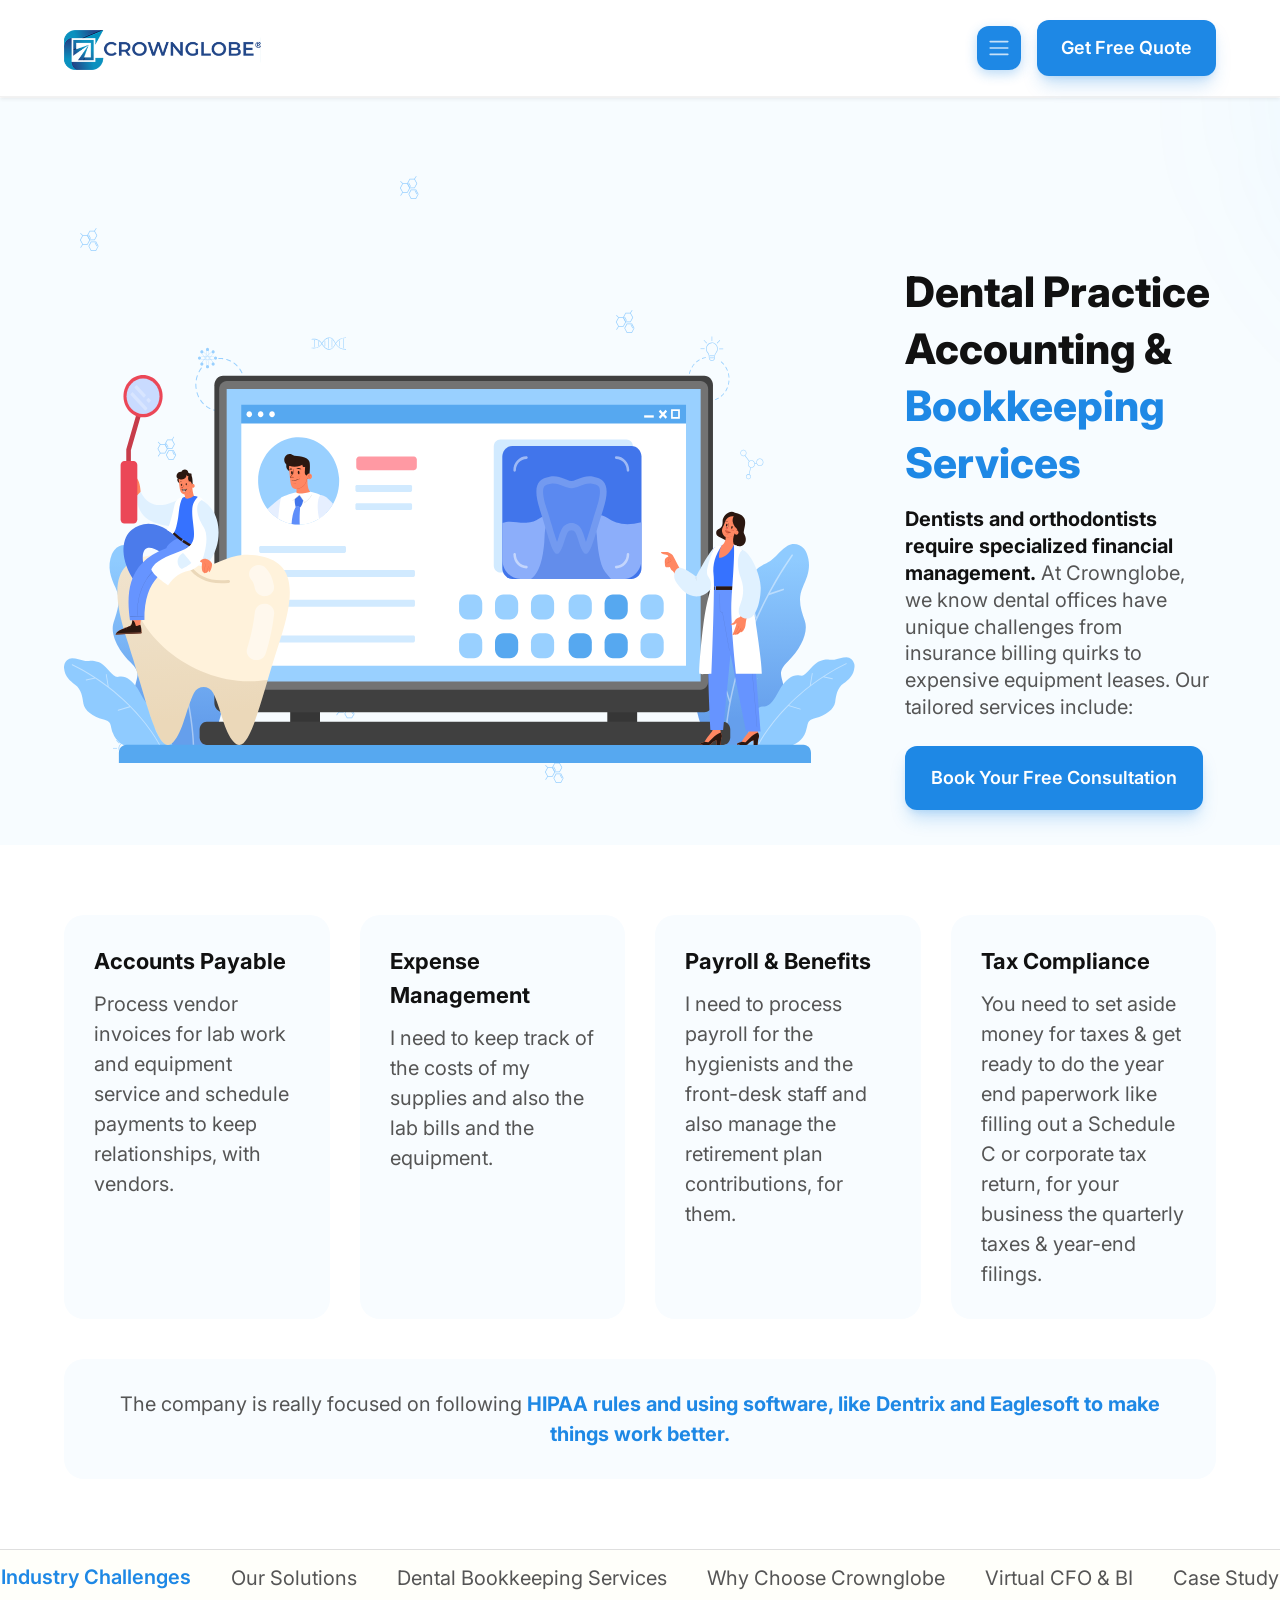
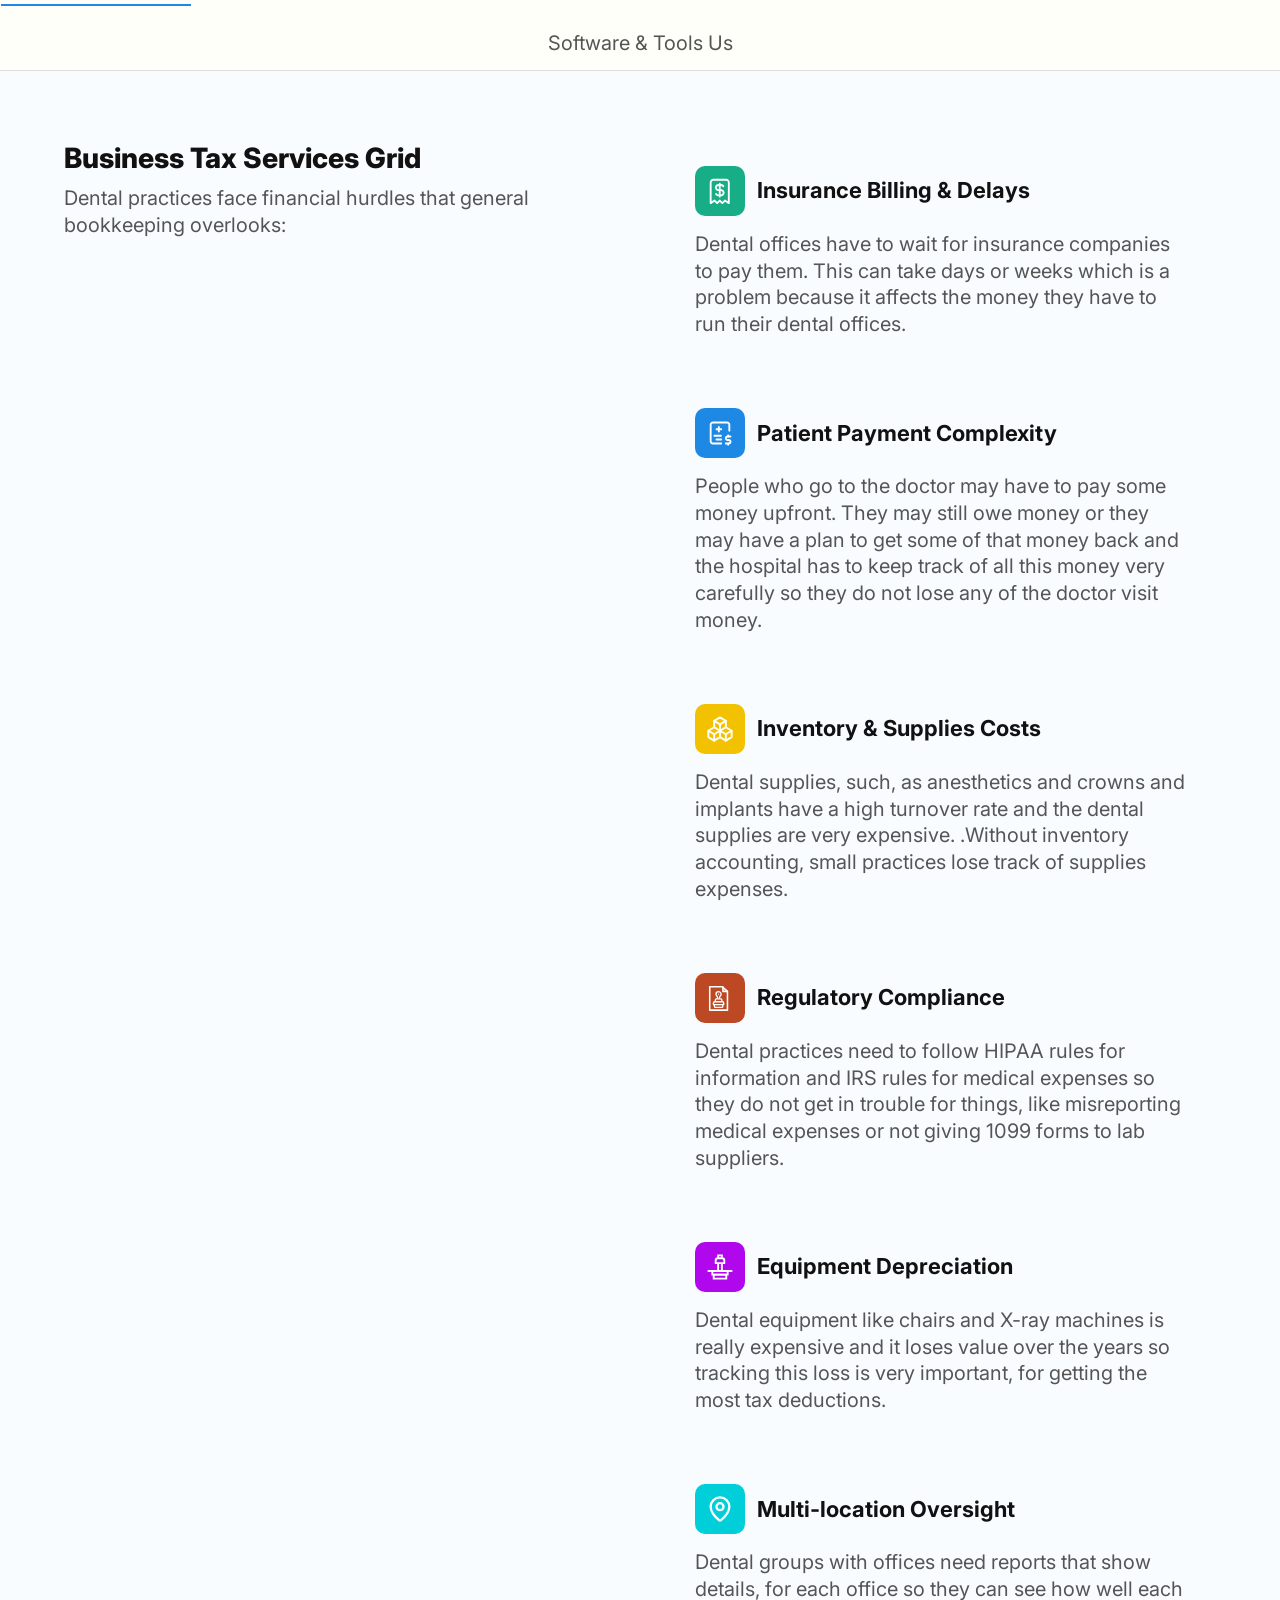
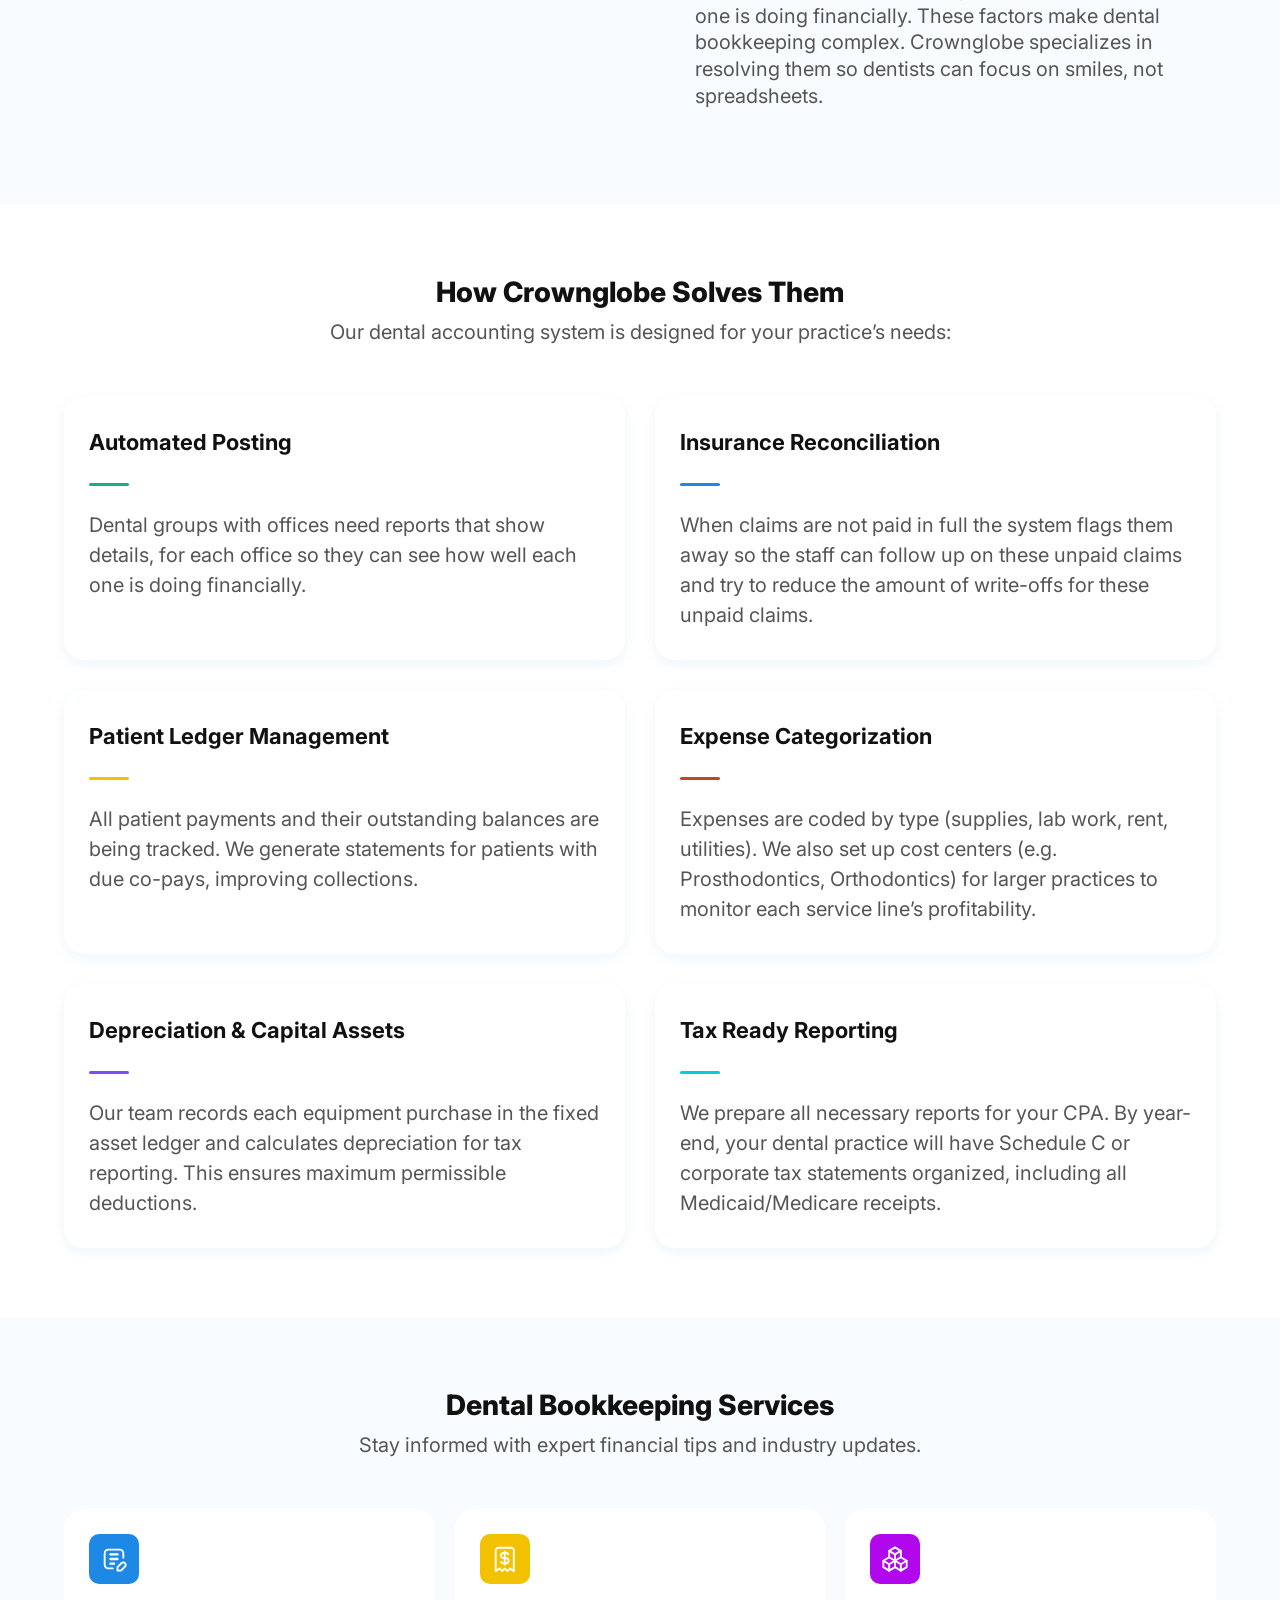
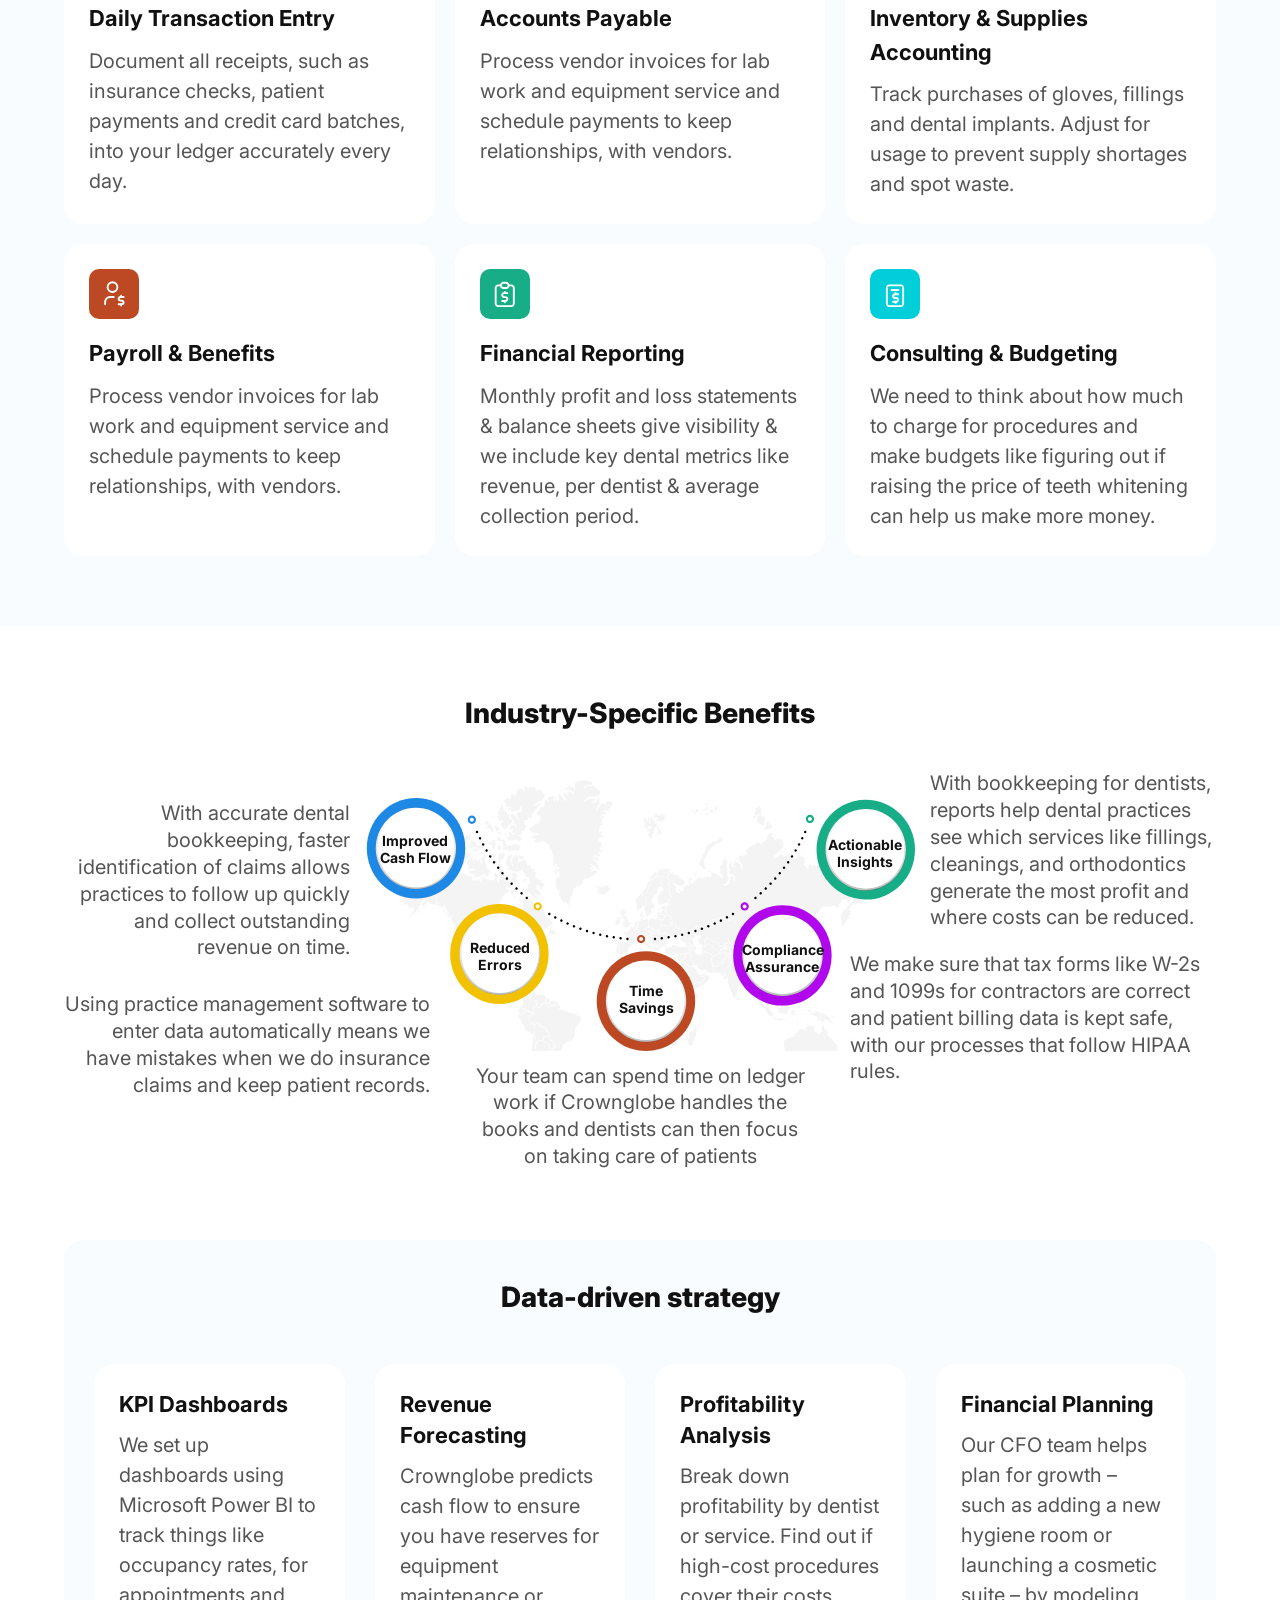
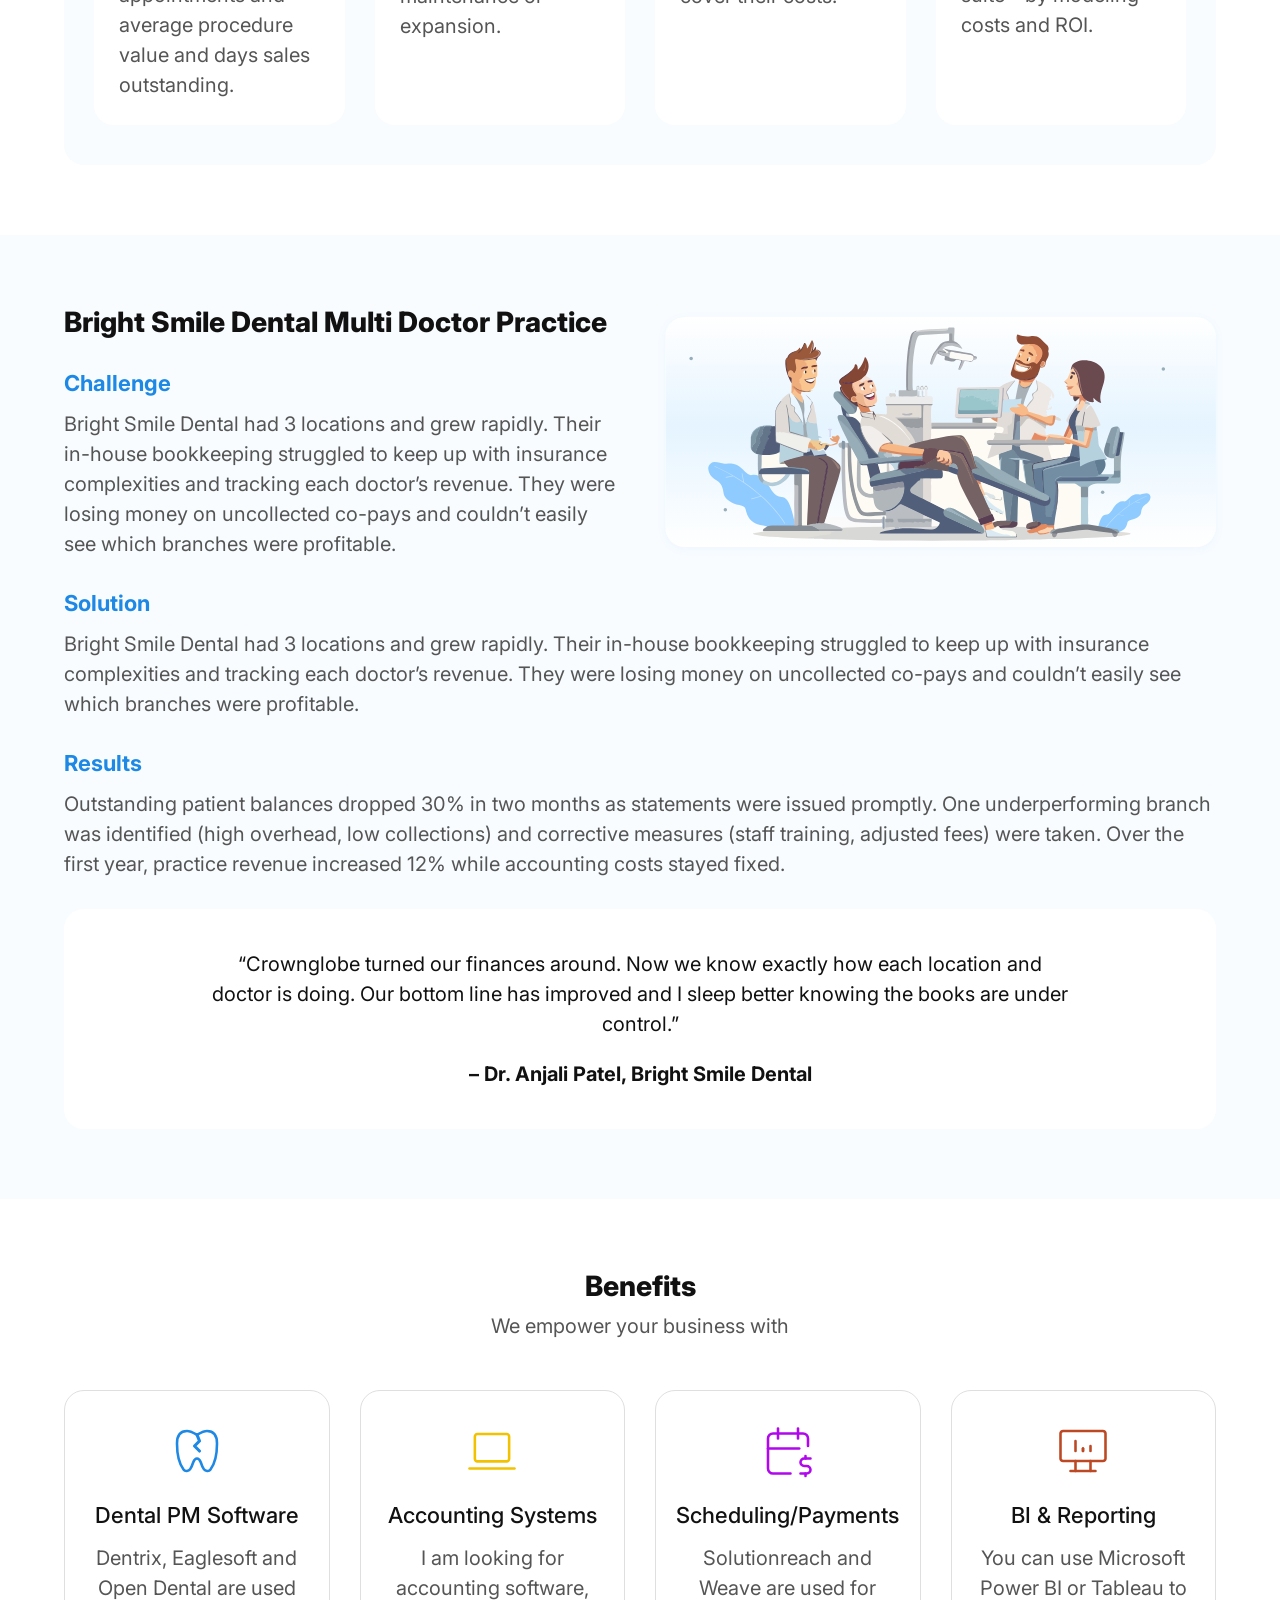
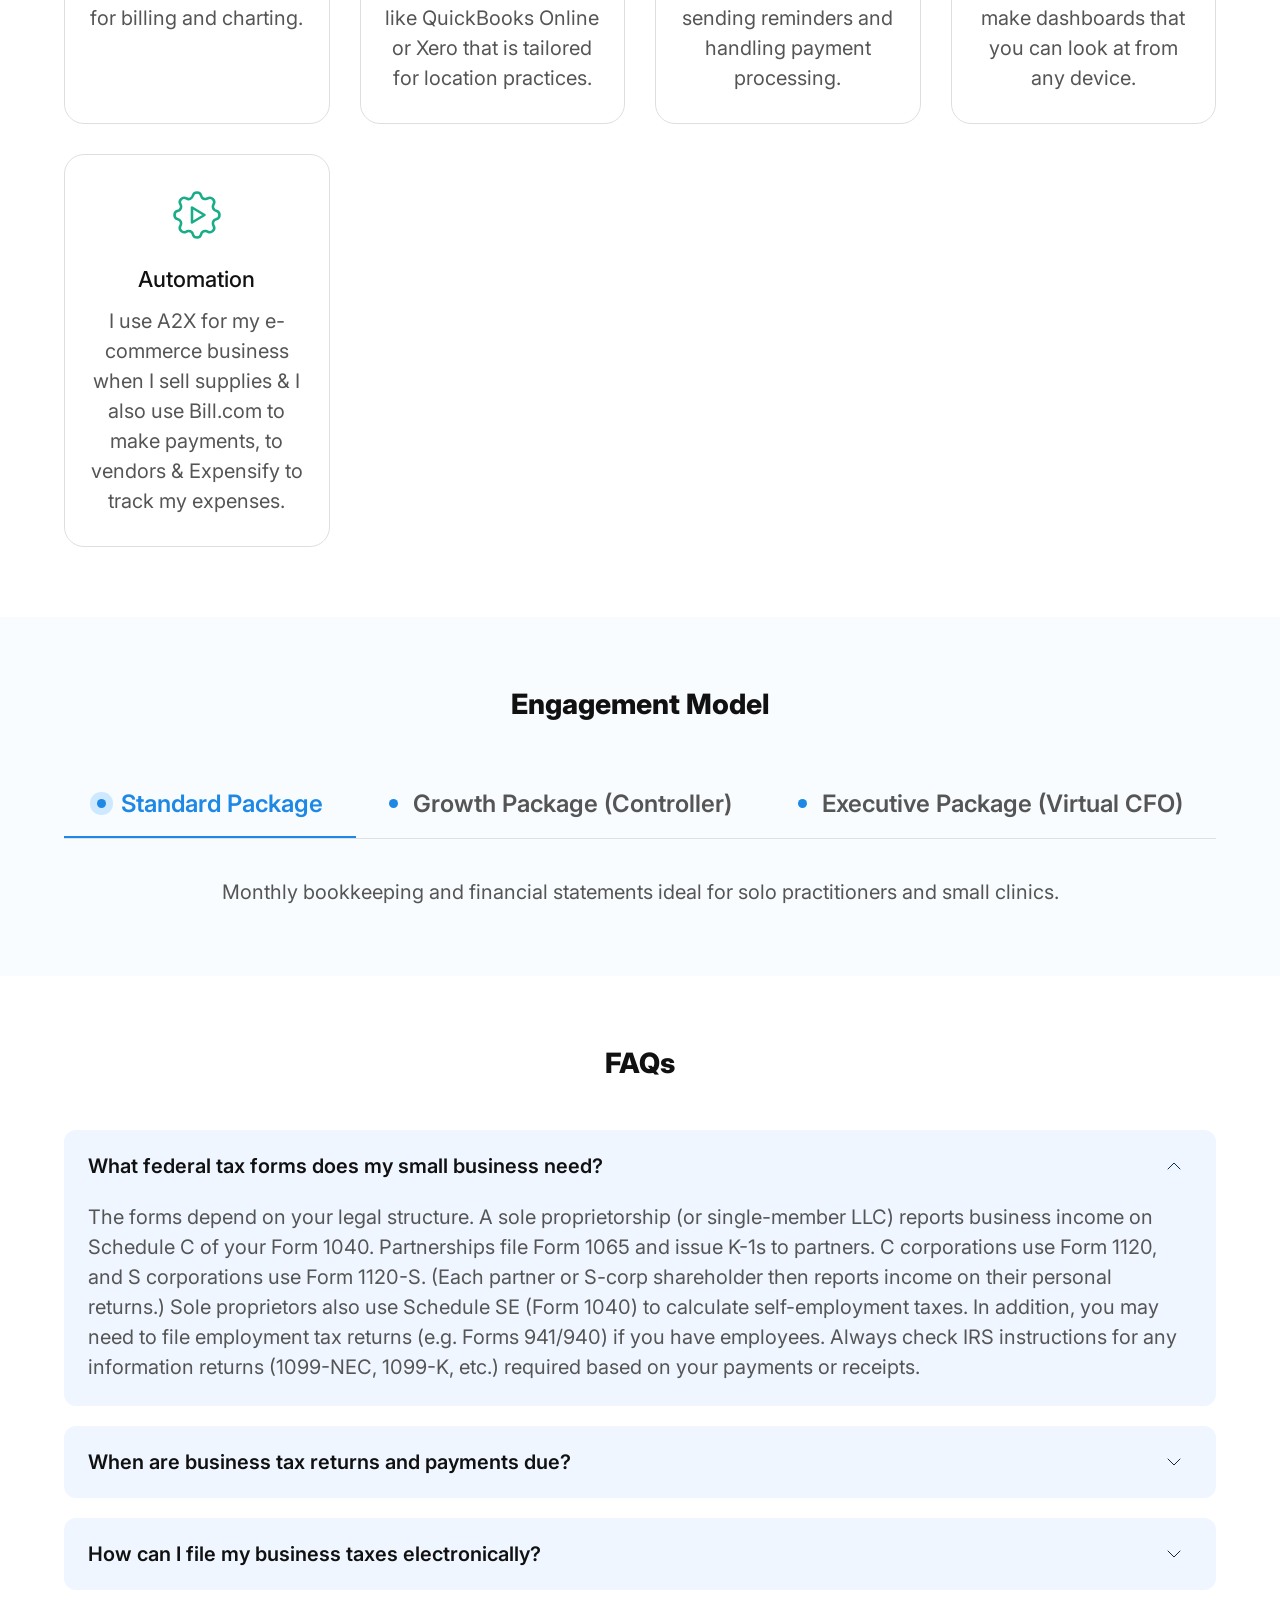
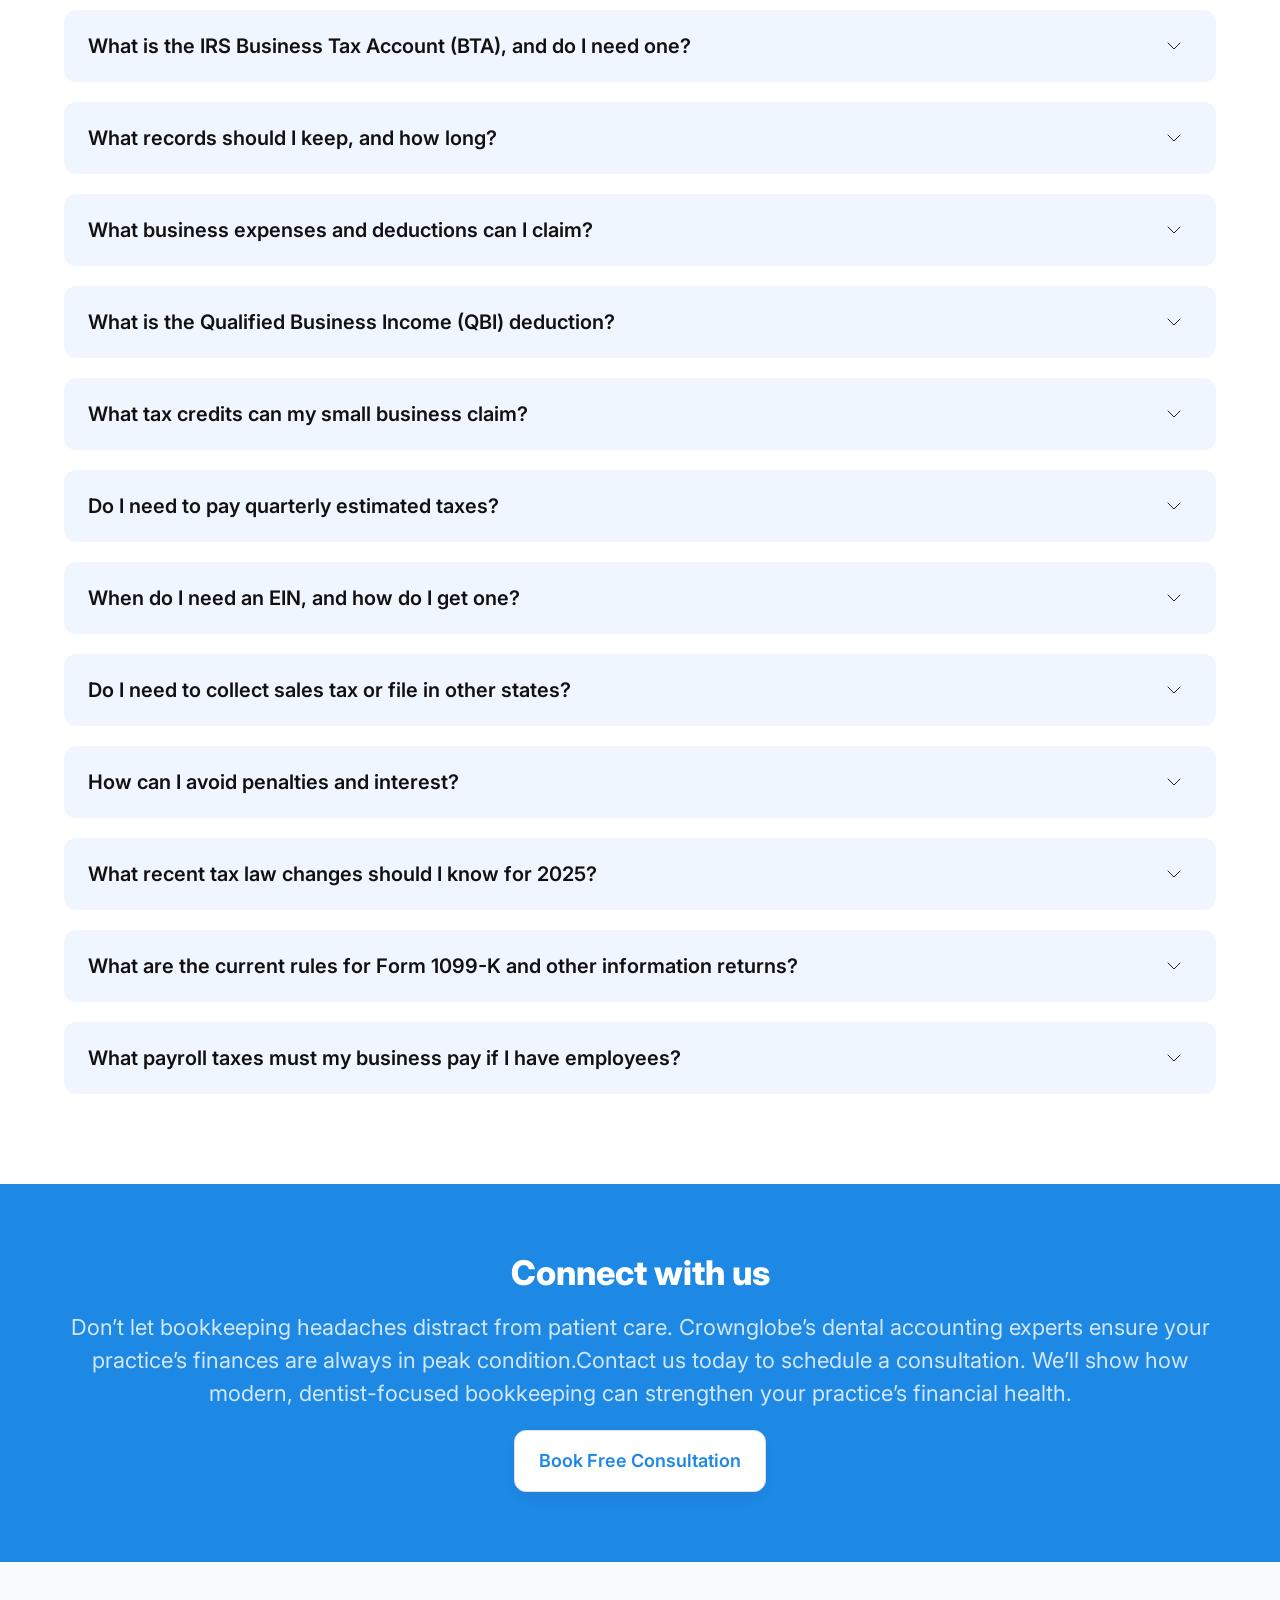
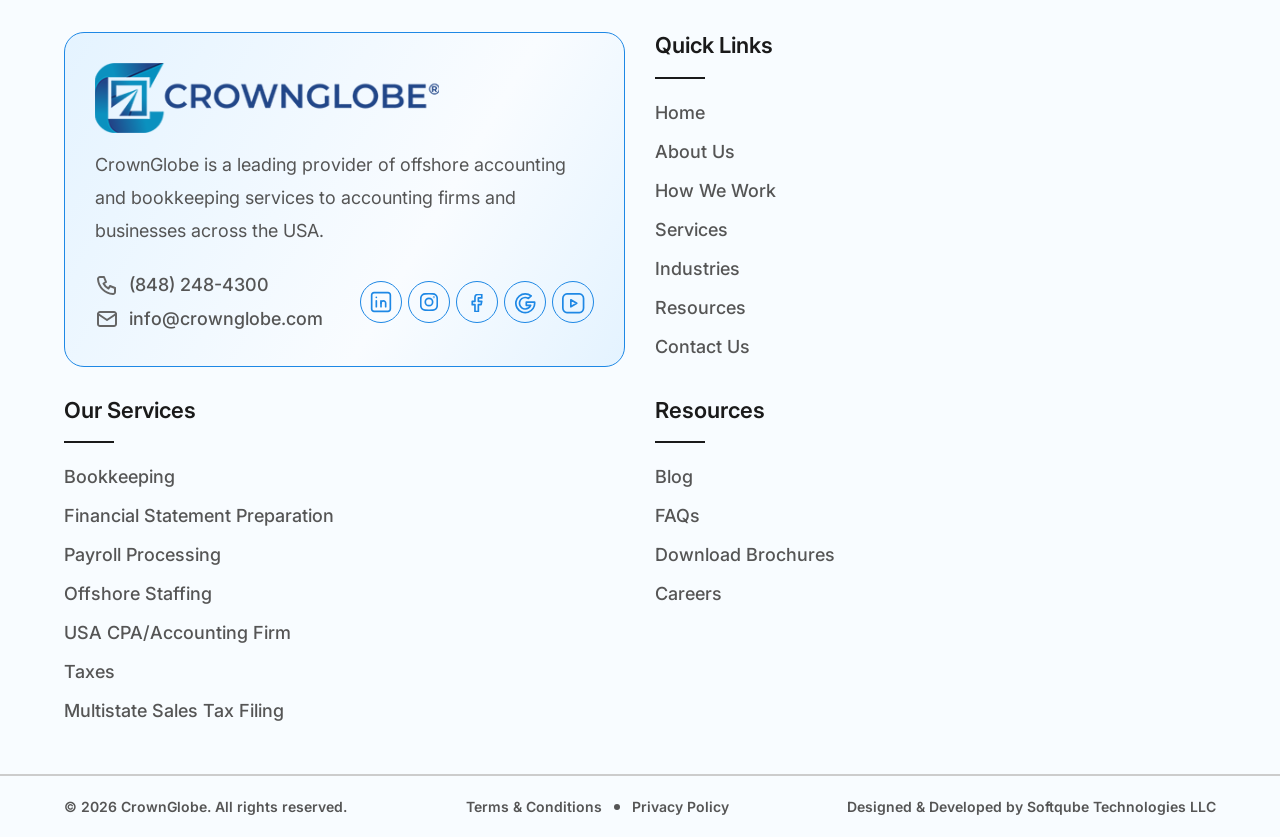
<file: industries.html>
<!DOCTYPE html>
<html lang="en">

<head>
    <meta charset="UTF-8">
    <meta name="viewport" content="width=device-width, initial-scale=1.0">
    <title>Crown Globe</title>
    <link href="https://cdn.jsdelivr.net/npm/bootstrap@5.3.3/dist/css/bootstrap.min.css" rel="stylesheet">
    <link rel="stylesheet" href="https://cdn.jsdelivr.net/npm/swiper@11/swiper-bundle.min.css" />
    <link rel="stylesheet" href="style/style.css">    
    <link rel="stylesheet" href="style/responsive.css">
</head>

<body>
    <!-- Header Section -->
    <header class="custom-header bg-white shadow-sm">
        <nav class="navbar navbar-expand-xl py-0">
            <div class="cg-container navbar-nav flex-row gap-2 align-items-center w-100">
                <!-- Logo -->
                <a class="navbar-brand me-0" href="index.html">
                    <img src="media-images/logo.svg"
                        alt="Crown Globe - Offshore Accounting and Bookkeeping Services for USA Firms" height="40"
                        class="d-inline-block align-text-top">
                </a>
                <div class="d-flex gap-2xl-5 gap-3 align-items-center justify-content-end w-100">
                    <!-- Mobile Toggle -->
                    <button class="navbar-toggler" type="button" data-bs-toggle="collapse" data-bs-target="#navContent">
                        <span class="navbar-toggler-icon"></span>
                    </button>

                    <!-- Navigation Links -->
                    <div class="collapse navbar-collapse justify-content-center" id="navContent">
                        <div class="mobile-menu-header">
                            <a href="#"><img src="media-images/logo.svg"
                                    alt="Crown Globe - Global Accounting Intelligence" height="40"></a>
                            <button class="navbar-toggler close-btn" type="button" data-bs-toggle="collapse"
                                data-bs-target="#navContent">
                                <span>&times;</span>
                            </button>
                        </div>
                        <nav class="cg-custom-menu">
                            <ul>
                                <li><a href="index.html">Home</a></li>
                                <li><a href="about-us.html">About Us</a></li>
                                <li class="has-mega">
                                    <a href="javascript:void(0)">How We Work</a>
                                    <div class="mega-menu">
                                        <div class="mega-column">
                                            <ul class="inner-menu">
                                                <li><a href="engagement-models.html">Engagement Models</a></li>
                                                <li><a href="transition.html">Transition Process</a></li>
                                                <li><a href="for-tax.html">For Tax Professionals CPAs</a></li>
                                            </ul>
                                        </div>
                                    </div>
                                </li>
                                <li class="has-mega static-mega">
                                    <a href="services.html">Services</a>
                                    <div class="mega-menu grid-3-2">
                                        <div class="mega-column has-inner-mega">
                                            <a href="javascript:void(0)" class="mega-heading">Bookkeeping Services</a>
                                            <ul class="inner-menu">
                                                <li><a href="#">Xero Bookkeeping</a></li>
                                                <li><a href="#">QuickBooks Accounting</a></li>
                                                <li><a href="#">Catch up Bookkeeping</a></li>
                                            </ul>
                                        </div>
                                        <div class="mega-column has-inner-mega">
                                            <a href="javascript:void(0)" class="mega-heading">Business Setup
                                                Services</a>
                                            <ul class="inner-menu">
                                                <li><a href="#">LLC</a></li>
                                                <li><a href="#">S-Corp.</a></li>
                                                <li><a href="#">C-Corp.</a></li>
                                                <li><a href="#">Foreign Company</a></li>
                                            </ul>
                                        </div>
                                        <div class="mega-column has-inner-mega">
                                            <a href="javascript:void(0)" class="mega-heading">Tax Filing</a>
                                            <ul class="inner-menu">
                                                <li><a href="#">Individual Tax Filing</a></li>
                                                <li><a href="#">Business Tax Filing</a></li>
                                                <li><a href="#">Multistate Sales Tax Filing</a></li>
                                            </ul>
                                        </div>
                                        <div class="mega-column">
                                            <ul class="inner-menu">
                                                <li><a href="#">Remote Accounting</a></li>
                                                <li><a href="#">Financial Statement Preparation</a></li>
                                                <li><a href="#">Virtual CFO Services</a></li>
                                                <li><a href="#">Finance Automation</a></li>
                                                <li><a href="#">Power BI Visualization</a></li>
                                            </ul>
                                        </div>
                                        <div class="mega-column">
                                            <ul class="inner-menu">
                                                <li><a href="#">Payroll Processing</a></li>
                                                <li><a href="#">Year - End Finalization & Annual Checkup Services</a>
                                                </li>
                                                <li><a href="#">Outsourced Accounting</a></li>
                                                <li><a href="#">Multistate Sales Tax Filing</a></li>
                                            </ul>
                                        </div>
                                    </div>
                                </li>
                                <li class="has-mega static-mega">
                                    <a href="industries.html">Industry</a>
                                    <div class="mega-menu">
                                        <div class="mega-column">
                                            <ul class="inner-menu">
                                                <li><a href="#">Industry Specific Bookkeeping</a></li>
                                                <li><a href="#">Franchise Restaurant Bookkeeping</a></li>
                                                <li><a href="#">IT & AI Companies Bookkeeping</a></li>
                                            </ul>
                                        </div>
                                        <div class="mega-column">
                                            <ul class="inner-menu">
                                                <li><a href="#">Gas Station & Convenience Stores</a></li>
                                                <li><a href="#">Real-estate Agent Bookkeeping</a></li>
                                                <li><a href="#">Hotel Bookkeeping</a></li>
                                            </ul>
                                        </div>
                                        <div class="mega-column">
                                            <ul class="inner-menu">
                                                <li><a href="#">Dental Bookkeeping</a></li>
                                                <li><a href="#">Restaurant Bookkeeping</a></li>
                                                <li><a href="#">Liquor stores Bookkeeping</a></li>
                                            </ul>
                                        </div>
                                    </div>
                                </li>
                                <li class="has-mega">
                                    <a href="javascript:void(0)">Resources</a>
                                    <div class="mega-menu">
                                        <div class="mega-column">
                                            <ul class="inner-menu">
                                                <li><a href="#">Career</a></li>
                                                <li><a href="#">Blogs</a></li>
                                                <li><a href="videos.html">Videos</a></li>
                                                <li><a href="#">Brochures</a></li>
                                                <li><a href="#">Tax Tips</a></li>
                                            </ul>
                                        </div>
                                    </div>
                                </li>

                                <li><a href="contact.html">Contact Us</a></li>
                            </ul>
                        </nav>
                        <div class="d-xl-none my-3 w-100 px-3">
                            <a href="#" class="common-btn py-3 px-4 w-100 text-center">Get Free Quote</a>
                        </div>
                    </div>

                    <!-- Call to Action -->
                    <div class="d-none d-lg-block">
                        <a href="#" class="common-btn py-3 px-4">Get Free Quote</a>
                    </div>
                </div>
            </div>
        </nav>
    </header>
    <main>

        <!-- Hero section -->
        <section>
            <div class="coman-hero-bg"
                style="background: url(media-images/gredianthero.svg) no-repeat center center/cover;">
                <div class="cg-container">
                    <div class="row-grid">
                        <div class="left-grid">
                            <img src="media-images/industries-hero-banner.svg"
                                alt="Dental Practice Accounting & Bookkeeping Services"
                                title="Dental Practice Accounting & Bookkeeping Services">
                        </div>
                        <div class="right-grid">
                            <h1>Dental Practice <br>Accounting & <br><span>Bookkeeping Services</span></h1>
                            <p><b>Dentists and orthodontists require specialized financial management.</b> At
                                Crownglobe, we know dental offices have unique challenges from insurance billing quirks
                                to expensive equipment leases. Our tailored services include:</p>
                            <a class="common-btn" href="#" title="Book Your Free Consultation">Book Your Free
                                Consultation</a>
                        </div>
                    </div>
                </div>
            </div>
        </section>

        <section>
            <div class="industry-challenges py-80">
                <div class="cg-container">
                    <div class="industry-challenges-grid">
                        <div class="common-card">
                            <h3>Accounts Payable</h3>
                            <p>Process vendor invoices for lab work and equipment service and schedule payments to keep
                                relationships, with vendors.</p>
                        </div>
                        <div class="common-card">
                            <h3>Expense Management</h3>
                            <p>I need to keep track of the costs of my supplies and also the lab bills and the
                                equipment.</p>
                        </div>
                        <div class="common-card">
                            <h3>Payroll & Benefits</h3>
                            <p>I need to process payroll for the hygienists and the front-desk staff and also manage the
                                retirement plan contributions, for them.</p>
                        </div>
                        <div class="common-card">
                            <h3>Tax Compliance</h3>
                            <p>You need to set aside money for taxes & get ready to do the year end paperwork like
                                filling out a Schedule C or corporate tax return, for your business the quarterly taxes
                                & year-end filings.</p>
                        </div>
                    </div>
                    <div class="industry-challenges-info common-card">
                        <p>The company is really focused on following <span>HIPAA rules and using software, like Dentrix
                                and Eaglesoft to make things work better.</span></p>
                    </div>
                </div>
            </div>
        </section>


        <div class="service-sticky-section">
            <ul class="service-sticky-list">
                <li>
                    <a href="#industry-challenges" class="active">Industry Challenges</a>
                </li>
                <li>
                    <a href="#our-solutions">Our Solutions</a>
                </li>
                <li>
                    <a href="#dental-bookkeeping-services">Dental Bookkeeping Services</a>
                </li>
                <li>
                    <a href="#why-choose-crownglobe">Why Choose Crownglobe</a>
                </li>
                <li>
                    <a href="#virtual-cfo-bi">Virtual CFO & BI</a>
                </li>
                <li>
                    <a href="#case-study">Case Study</a>
                </li>
                <li>
                    <a href="#software-tools-us">Software & Tools Us</a>
                </li>
            </ul>
        </div>
        <section>
            <div class="our-service py-80 industry-challenges-main" id="industry-challenges">
                <div class="cg-container">
                    <div class="our-services-wrapper">
                        <div class="content-box">
                            <h2>Business Tax Services Grid</h2>
                            <p>Dental practices face financial hurdles that general bookkeeping overlooks:</p>
                        </div>
                        <div class="service-card-list">
                            <!-- Card 1 -->
                            <div class="common-card gradient-card-hover services-card">
                                <div class="common-card-header">
                                    <span><img src="media-images/insurance-billing-delays-icon.svg"
                                            alt="Insurance Billing & Delays Icon"></span>
                                    <h5>Insurance Billing & Delays</h5>
                                </div>
                                <p>Dental offices have to wait for insurance companies to pay them. This can take days
                                    or weeks which is a problem because it affects the money they have to run their
                                    dental offices.</p>
                            </div>

                            <!-- Card 2 -->
                            <div class="common-card gradient-card-hover services-card">
                                <div class="common-card-header">
                                    <span><img src="media-images/patient-payment-complexity-icon.svg"
                                            alt="Patient Payment Complexity and Co-Pay Tracking Icon"></span>
                                    <h5>Patient Payment Complexity</h5>
                                </div>
                                <p>People who go to the doctor may have to pay some money upfront. They may still owe
                                    money or they may have a plan to get some of that money back and the hospital has to
                                    keep track of all this money very carefully so they do not lose any of the doctor
                                    visit money.</p>
                            </div>

                            <!-- Card 3 -->
                            <div class="common-card gradient-card-hover services-card">
                                <div class="common-card-header">
                                    <span><img src="media-images/inventory-supplies-costs-icon.svg"
                                            alt="Inventory & Supplies Costs Icon"></span>
                                    <h5>Inventory & Supplies Costs</h5>
                                </div>
                                <p>Dental supplies, such, as anesthetics and crowns and implants have a high turnover
                                    rate and the dental supplies are very expensive. .Without inventory accounting,
                                    small practices lose track of supplies expenses.</p>

                            </div>

                            <!-- Card 4 -->
                            <div class="common-card gradient-card-hover services-card">
                                <div class="common-card-header">
                                    <span><img src="media-images/regulatory-compliance-icon.svg"
                                            alt="HIPAA and IRS Regulatory Compliance for Dental Practices Icon"></span>
                                    <h5>Regulatory Compliance</h5>
                                </div>
                                <p>Dental practices need to follow HIPAA rules for information and IRS rules for medical
                                    expenses so they do not get in trouble for things, like misreporting medical
                                    expenses or not giving 1099 forms to lab suppliers.</p>
                            </div>

                            <!-- Card 5 -->
                            <div class="common-card gradient-card-hover services-card">
                                <div class="common-card-header">
                                    <span><img src="media-images/equipment-depreciation-icon.svg"
                                            alt="Dental Equipment Depreciation Tracking and Tax Deduction Icon"></span>
                                    <h5>Equipment Depreciation</h5>
                                </div>
                                <p>Dental equipment like chairs and X-ray machines is really expensive and it loses
                                    value over the years so tracking this loss is very important, for getting the most
                                    tax deductions.</p>
                            </div>

                            <!-- Card 6 -->
                            <div class="common-card gradient-card-hover services-card">
                                <div class="common-card-header">
                                    <span><img src="media-images/multi-location-oversight-icon.svg"
                                            alt="Multi-Location Dental Practice Financial Oversight Icon"></span>
                                    <h5>Multi-location Oversight</h5>
                                </div>
                                <p>Dental groups with offices need reports that show details, for each office so they
                                    can see how well each one is doing financially. These factors make dental
                                    bookkeeping complex. Crownglobe specializes in resolving them so dentists can focus
                                    on smiles, not spreadsheets.</p>
                            </div>
                        </div>
                    </div>
                </div>
            </div>
        </section>
        <section>
            <div class="strategic-finance py-80" id="our-solutions">
                <div class="cg-container">
                    <div class="section-header">
                        <h2>How Crownglobe Solves Them</h2>
                        <p>Our dental accounting system is designed for your practice’s needs:</p>
                    </div>

                    <div class="strategic-grid solution-grid">
                        <div class="strategic-card">
                            <h4>Automated Posting</h4>
                            <div class="accent-line"></div>
                            <p>Dental groups with offices need reports that show details, for each office so they can
                                see how well each one is doing financially. </p>
                        </div>
                        <div class="strategic-card">
                            <h4>Insurance Reconciliation</h4>
                            <div class="accent-line"></div>
                            <p>When claims are not paid in full the system flags them away so the staff can follow up on
                                these unpaid claims and try to reduce the amount of write-offs for these unpaid claims. 
                            </p>
                        </div>
                        <div class="strategic-card">
                            <h4>Patient Ledger Management</h4>
                            <div class="accent-line"></div>
                            <p>All patient payments and their outstanding balances are being tracked. We generate
                                statements for patients with due co-pays, improving collections.</p>
                        </div>
                        <div class="strategic-card">
                            <h4>Expense Categorization</h4>
                            <div class="accent-line"></div>
                            <p>Expenses are coded by type (supplies, lab work, rent, utilities). We also set up cost
                                centers (e.g. Prosthodontics, Orthodontics) for larger practices to monitor each service
                                line’s profitability.</p>
                        </div>
                        <div class="strategic-card">
                            <h4>Depreciation & Capital Assets</h4>
                            <div class="accent-line"></div>
                            <p>Our team records each equipment purchase in the fixed asset ledger and calculates
                                depreciation for tax reporting. This ensures maximum permissible deductions.</p>
                        </div>
                        <div class="strategic-card">
                            <h4>Tax Ready Reporting</h4>
                            <div class="accent-line"></div>
                            <p>We prepare all necessary reports for your CPA. By year-end, your dental practice will
                                have Schedule C or corporate tax statements organized, including all Medicaid/Medicare
                                receipts.</p>
                        </div>
                    </div>
                </div>
            </div>
        </section>

        <section>
            <div class="benefits-section dental-booking-service-section py-80" id="dental-bookkeeping-services">
                <div class="cg-container">
                    <div class="benefits-wrapper">
                        <div class="content-box">
                            <h2>Dental Bookkeeping Services</h2>
                            <p>Stay informed with expert financial tips and industry updates.</p>
                        </div>
                        <div class="benefits-list">
                            <!-- Benefit 1 -->
                            <div class="common-card gradient-card-hover benefits-card">
                                <span>
                                    <img src="media-images/daily-transaction-entry-icon.svg"
                                        alt="Daily Transaction Entry for Dental Practice Bookkeeping Icon">
                                </span>
                                <h5>Daily Transaction Entry</h5>
                                <p>Document all receipts, such as insurance checks, patient payments and credit card
                                    batches, into your ledger accurately every day. </p>
                            </div>

                            <!-- Benefit 2 -->
                            <div class="common-card gradient-card-hover benefits-card">
                                <span>
                                    <img src="media-images/accounts-payable-icon.svg" alt="Accounts Payable - Vendor Invoices and Lab Work Payment Icon">
                                </span>
                                <h5>Accounts Payable</h5>
                                <p>Process vendor invoices for lab work and equipment service and schedule payments to
                                    keep relationships, with vendors.</p>
                            </div>

                            <!-- Benefit 3 -->
                            <div class="common-card gradient-card-hover benefits-card">
                                <span>
                                    <img src="media-images/inventory-supplies-accounting-icon.svg"
                                        alt="Inventory & Supplies Accounting Icon">
                                </span>
                                <h5>Inventory & Supplies Accounting</h5>
                                <p>Track purchases of gloves, fillings and dental implants. Adjust for usage to prevent
                                    supply shortages and spot waste.</p>
                            </div>

                            <!-- Benefit 4 -->

                            <div class="common-card gradient-card-hover benefits-card">
                                <span>
                                    <img src="media-images/payroll-benefits-icon.svg" alt="Payroll & Benefits Icon">
                                </span>
                                <h5>Payroll & Benefits</h5>
                                <p>Process vendor invoices for lab work and equipment service and schedule payments to
                                    keep relationships, with vendors. </p>
                            </div>

                            <!-- Benefit 5 -->
                            <div class="common-card gradient-card-hover benefits-card">
                                <span>
                                    <img src="media-images/financial-reporting-icon.svg" alt="Dental Practice Monthly Financial Reporting Icon">
                                </span>
                                <h5>Financial Reporting</h5>
                                <p>Monthly profit and loss statements & balance sheets give visibility & we include key
                                    dental metrics like revenue, per dentist & average collection period.  
                                </p>
                            </div>
                            <!-- Benefit 6 -->
                            <div class="common-card gradient-card-hover benefits-card">
                                <span>
                                    <img src="media-images/consulting-budgeting-icon.svg"
                                        alt="Consulting & Budgeting Icon">
                                </span>
                                <h5>Consulting & Budgeting</h5>
                                <p>We need to think about how much to charge for procedures and make budgets like
                                    figuring out if raising the price of teeth whitening can help us make more money.
                                </p>
                            </div>
                        </div>
                    </div>
                </div>
            </div>
        </section>

        <section>
            <div class="industry-specific-benefits pt-80" id="why-choose-crownglobe">
                <div class="cg-container">
                    <div class="industry-specific-benefits-wrapper">
                        <div class="section-header">
                            <h2>Industry-Specific Benefits</h2>
                        </div>
                        <div class="industry-specific-benefits-grid">
                            <div class="industry-text-box left-side">
                                <p>With accurate dental bookkeeping, faster identification of claims allows practices to
                                    follow up quickly and collect outstanding revenue on time.</p>
                                <p>Using practice management software to enter data automatically means we have mistakes
                                    when we do insurance claims and keep patient records.</p>
                            </div>
                            <div class="industry-specific-benefits-img-box">
                                <h6>Improved Cash Flow</h6>
                                <h6>Reduced Errors</h6>
                                <h6>Time Savings</h6>
                                <img src="media-images/industry-specific-benefits-image.svg"
                                    alt="Industry-Specific Benefits: Improved Cash Flow, Reduced Errors, Compliance Assurance for Dental Practices">
                                <h6>Compliance Assurance</h6>
                                <h6>Actionable Insights</h6>
                                <p>Your team can spend time on ledger work if Crownglobe handles the books and dentists
                                    can then focus on taking care of patients</p>
                            </div>
                            <div class="industry-text-box right-side">
                                <p>With bookkeeping for dentists, reports help dental practices see which services like
                                    fillings, cleanings, and orthodontics generate the most profit and where costs can
                                    be reduced.</p>
                                <p>We make sure that tax forms like W-2s and 1099s for contractors are correct and
                                    patient billing data is kept safe, with our processes that follow HIPAA rules.</p>
                            </div>
                        </div>
                    </div>
                </div>
            </div>
        </section>

        <section>
            <div class="data-strategy-section py-80" id="virtual-cfo-bi">
                <div class="cg-container">
                    <div class="data-strategy-wrapper">
                        <div class="section-header">
                            <h2>Data-driven strategy</h2>
                        </div>
                        <div class="data-strategy-grid">
                            <div class="common-card">
                                <h3>KPI Dashboards</h3>
                                <p>We set up dashboards using Microsoft Power BI to track things like occupancy rates,
                                    for appointments and average procedure value and days sales outstanding.</p>
                            </div>
                            <div class="common-card">
                                <h3>Revenue Forecasting</h3>
                                <p>Crownglobe predicts cash flow to ensure you have reserves for equipment maintenance
                                    or expansion.</p>
                            </div>
                            <div class="common-card">
                                <h3>Profitability Analysis</h3>
                                <p>Break down profitability by dentist or service. Find out if high-cost procedures
                                    cover their costs.</p>
                            </div>
                            <div class="common-card">
                                <h3>Financial Planning</h3>
                                <p>Our CFO team helps plan for growth – such as adding a new hygiene room or launching a
                                    cosmetic suite – by modeling costs and ROI.</p>
                            </div>
                        </div>
                    </div>
                </div>
            </div>
        </section>

        <section>
            <div class="industries-case-study-section py-80" id="case-study">
                <div class="cg-container">
                    <div class="industries-case-study-wrapper">
                        <div class="industries-case-study-grid">
                            <div class="industries-case-study-left">
                                <h2>Bright Smile Dental
                                    Multi Doctor Practice</h2>
                                <div class="industries-content-box">
                                    <h6>Challenge</h6>
                                    <p>Bright Smile Dental had 3 locations and grew rapidly. Their in-house bookkeeping
                                        struggled to keep up with insurance complexities and tracking each doctor’s
                                        revenue. They were losing money on uncollected co-pays and couldn’t easily see
                                        which branches were profitable.</p>
                                </div>
                            </div>
                            <div class="industries-case-study-right">
                                <img src="media-images/industries-case-study-img.svg"
                                    alt="Bright Smile Dental Multi Doctor Practice Image">
                            </div>
                        </div>
                        <div class="industries-content-box">
                            <h6>Solution</h6>
                            <p>Bright Smile Dental had 3 locations and grew rapidly. Their in-house bookkeeping
                                struggled to keep up with insurance complexities and tracking each doctor’s revenue.
                                They were losing money on uncollected co-pays and couldn’t easily see which branches
                                were profitable.</p>
                        </div>
                        <div class="industries-content-box">
                            <h6>Results</h6>
                            <p>Outstanding patient balances dropped 30% in two months as statements were issued
                                promptly. One underperforming branch was identified (high overhead, low collections) and
                                corrective measures (staff training, adjusted fees) were taken. Over the first year,
                                practice revenue increased 12% while accounting costs stayed fixed.</p>
                        </div>
                        <div class="quote-message-card">
                            <p>“Crownglobe turned our finances around. Now we know exactly how each location and doctor
                                is doing. Our bottom line has improved and I sleep better knowing the books are under
                                control.” </p>
                            <strong>– Dr. Anjali Patel, Bright Smile Dental</strong>
                        </div>
                    </div>
                </div>
            </div>
        </section>

        <section id="software-tools-us">
            <div class="industries-benefits py-80">
                <div class="cg-container">
                    <div class="section-header">
                        <h2>Benefits</h2>
                        <p>We empower your business with</p>
                    </div>
                    <div class="industries-benefits-grid">
                        <!-- Card 1 -->
                        <div class="common-card">
                            <img src="media-images/benifits-1.svg" alt="Dental PM Software">
                            <h5>Dental PM Software</h5>
                            <p>Dentrix, Eaglesoft and Open Dental are used for billing and charting.</p>
                        </div>
                        <!-- Card 2 -->
                        <div class="common-card">
                            <img src="media-images/benifits-2.svg" alt="Accounting Systems">
                            <h5>Accounting Systems</h5>
                            <p>I am looking for accounting software, like QuickBooks Online or Xero that is tailored for
                                location practices.</p>
                        </div>
                        <!-- Card 3 -->
                        <div class="common-card">
                            <img src="media-images/benifits-3.svg" alt="Scheduling/Payments">
                            <h5>Scheduling/Payments</h5>
                            <p>Solutionreach and Weave are used for sending reminders and handling payment processing.
                            </p>
                        </div>
                        <!-- Card 4 -->
                        <div class="common-card">
                            <img src="media-images/benifits-4.svg" alt="BI & Reporting">
                            <h5>BI & Reporting</h5>
                            <p>You can use Microsoft Power BI or Tableau to make dashboards that you can look at from
                                any device.</p>
                        </div>
                        <!-- Card 5 -->
                        <div class="common-card">
                            <img src="media-images/benifits-5.svg" alt="Automation">
                            <h5>Automation</h5>
                            <p>I use A2X for my e-commerce business when I sell supplies & I also use Bill.com to make
                                payments, to vendors & Expensify to track my expenses.</p>
                        </div>
                    </div>
                </div>
            </div>
        </section>

        <section>
            <div class="engagement-model py-80">
                <div class="cg-container">
                    <div class="section-header">
                        <h2>Engagement Model</h2>
                    </div>
                    <!-- Tab Nav -->
                    <ul class="nav nav-pills common-tab" id="overviewNestedTabs" role="tablist">
                        <li class="nav-item" role="presentation">
                            <a class="nav-link active" id="general-tab" data-bs-toggle="tab" data-bs-target="#general"
                                type="button" role="tab"><span class="blue-dot"></span>Standard Package</a>
                        </li>
                        <li class="nav-item" role="presentation">
                            <a class="nav-link" id="state-local-tab" data-bs-toggle="tab" data-bs-target="#state-local"
                                type="button" role="tab"><span class="blue-dot"></span>Growth Package (Controller)</a>
                        </li>
                        <li class="nav-item" role="presentation">
                            <a class="nav-link" id="state-local-tab" data-bs-toggle="tab" data-bs-target="#state-local"
                                type="button" role="tab"><span class="blue-dot"></span>Executive Package (Virtual
                                CFO)</a>
                        </li>
                    </ul>
                    <div class="tab-content" id="overviewNestedContent">
                        <div class="tab-pane show active" id="general" role="tabpanel">
                            <div class="text-center">
                                <p>Monthly bookkeeping and financial statements ideal for solo practitioners and small
                                    clinics.</p>
                            </div>
                        </div>
                        <div class="tab-pane" id="state-local" role="tabpanel">
                            <div class="text-center">
                                <p>Includes Standard plus enhanced reporting and quarterly strategy sessions, perfect
                                    for growing multi-dentist practices.</p>
                            </div>
                        </div>
                        <div class="tab-pane" id="state-local" role="tabpanel">
                            <div class="text-center">
                                <p>The Growth features are really good. They also have full forecasting and BI
                                    dashboards and you get priority support, which is great, for big dental groups or
                                    Dental Service Organizations.</p>
                            </div>
                        </div>
                    </div>

                </div>
            </div>
        </section>


        <section>
            <div class="faq-section py-80">
                <div class="cg-container">
                    <div class="faq-wrapper">
                        <h2 class="text-center">FAQs</h2>
                        <div class="accordion accordion-flush" id="faqAccordion">
                            <!-- FAQ 1 -->
                            <div class="accordion-item">
                                <h2 class="accordion-header">
                                    <button class="accordion-button" type="button" data-bs-toggle="collapse"
                                        data-bs-target="#faq1">
                                        What federal tax forms does my small business need?
                                    </button>
                                </h2>
                                <div id="faq1" class="accordion-collapse collapse show" data-bs-parent="#faqAccordion">
                                    <div class="accordion-body">
                                        <p>The forms depend on your legal structure. A sole proprietorship (or
                                            single-member
                                            LLC) reports business income on Schedule C of your Form 1040. Partnerships
                                            file
                                            Form 1065 and issue K-1s to partners. C corporations use Form 1120, and S
                                            corporations use Form 1120-S. (Each partner or S-corp shareholder then
                                            reports
                                            income on their personal returns.) Sole proprietors also use Schedule SE
                                            (Form
                                            1040) to calculate self-employment taxes. In addition, you may need to file
                                            employment tax returns (e.g. Forms 941/940) if you have employees. Always
                                            check
                                            IRS instructions for any information returns (1099-NEC, 1099-K, etc.)
                                            required
                                            based on your payments or receipts.</p>
                                    </div>
                                </div>
                            </div>
                            <!-- FAQ 2 -->
                            <div class="accordion-item">
                                <h2 class="accordion-header">
                                    <button class="accordion-button collapsed" type="button" data-bs-toggle="collapse"
                                        data-bs-target="#faq2">
                                        When are business tax returns and payments due?
                                    </button>
                                </h2>
                                <div id="faq2" class="accordion-collapse collapse" data-bs-parent="#faqAccordion">
                                    <div class="accordion-body">
                                        <p>Due dates vary by business type. Partnerships and S corporations generally
                                            must
                                            file by March 15. Sole proprietorships and C corporations typically file by
                                            April 15. If these dates fall on a weekend or holiday, the deadline moves to
                                            the
                                            next business day. Estimated tax payments are usually due quarterly on April
                                            15,
                                            June 15, September 15, and January 15.</p>
                                    </div>
                                </div>
                            </div>
                            <!-- FAQ 3 -->
                            <div class="accordion-item">
                                <h2 class="accordion-header">
                                    <button class="accordion-button collapsed" type="button" data-bs-toggle="collapse"
                                        data-bs-target="#faq3">
                                        How can I file my business taxes electronically?
                                    </button>
                                </h2>
                                <div id="faq3" class="accordion-collapse collapse" data-bs-parent="#faqAccordion">
                                    <div class="accordion-body">
                                        <p>Most business taxes can be filed electronically through IRS Free File,
                                            commercial tax software, or a tax professional. E-filing is generally faster
                                            and
                                            more accurate than paper filing.</p>
                                    </div>
                                </div>
                            </div>
                            <!-- FAQ 4 -->
                            <div class="accordion-item">
                                <h2 class="accordion-header">
                                    <button class="accordion-button collapsed" type="button" data-bs-toggle="collapse"
                                        data-bs-target="#faq4">
                                        What is the IRS Business Tax Account (BTA), and do I need one?
                                    </button>
                                </h2>
                                <div id="faq4" class="accordion-collapse collapse" data-bs-parent="#faqAccordion">
                                    <div class="accordion-body">
                                        <p>The Business Tax Account is a digital platform that allows business owners to
                                            view their tax records, make payments, and manage their account with the
                                            IRS.
                                            While not mandatory, it is highly recommended for easier management of
                                            business
                                            tax obligations.</p>
                                    </div>
                                </div>
                            </div>
                            <!-- FAQ 5 -->
                            <div class="accordion-item">
                                <h2 class="accordion-header">
                                    <button class="accordion-button collapsed" type="button" data-bs-toggle="collapse"
                                        data-bs-target="#faq5">
                                        What records should I keep, and how long?
                                    </button>
                                </h2>
                                <div id="faq5" class="accordion-collapse collapse" data-bs-parent="#faqAccordion">
                                    <div class="accordion-body">
                                        <p>You should keep all records that support an item of income, deduction, or
                                            credit
                                            on your tax return. Generally, the IRS recommends keeping records for at
                                            least
                                            three to seven years, depending on the nature of the document.</p>
                                    </div>
                                </div>
                            </div>
                            <!-- FAQ 6 -->
                            <div class="accordion-item">
                                <h2 class="accordion-header">
                                    <button class="accordion-button collapsed" type="button" data-bs-toggle="collapse"
                                        data-bs-target="#faq6">
                                        What business expenses and deductions can I claim?
                                    </button>
                                </h2>
                                <div id="faq6" class="accordion-collapse collapse" data-bs-parent="#faqAccordion">
                                    <div class="accordion-body">
                                        <p>Common deductions include office rent, utilities, supplies, travel expenses,
                                            employee wages, and insurance. To be deductible, a business expense must be
                                            both
                                            ordinary and necessary in your trade or business.</p>
                                    </div>
                                </div>
                            </div>
                            <!-- FAQ 7 -->
                            <div class="accordion-item">
                                <h2 class="accordion-header">
                                    <button class="accordion-button collapsed" type="button" data-bs-toggle="collapse"
                                        data-bs-target="#faq7">
                                        What is the Qualified Business Income (QBI) deduction?
                                    </button>
                                </h2>
                                <div id="faq7" class="accordion-collapse collapse" data-bs-parent="#faqAccordion">
                                    <div class="accordion-body">
                                        <p>The QBI deduction allows eligible self-employed individuals and small
                                            business
                                            owners to deduct up to 20% of their qualified business income from their
                                            federal
                                            taxes.</p>
                                    </div>
                                </div>
                            </div>
                            <!-- FAQ 8 -->
                            <div class="accordion-item">
                                <h2 class="accordion-header">
                                    <button class="accordion-button collapsed" type="button" data-bs-toggle="collapse"
                                        data-bs-target="#faq8">
                                        What tax credits can my small business claim?
                                    </button>
                                </h2>
                                <div id="faq8" class="accordion-collapse collapse" data-bs-parent="#faqAccordion">
                                    <div class="accordion-body">
                                        <p>Available credits include the Small Business Health Care Tax Credit, the Work
                                            Opportunity Tax Credit, and Research and Development (R&D) credits, among
                                            others.</p>
                                    </div>
                                </div>
                            </div>
                            <!-- FAQ 9 -->
                            <div class="accordion-item">
                                <h2 class="accordion-header">
                                    <button class="accordion-button collapsed" type="button" data-bs-toggle="collapse"
                                        data-bs-target="#faq9">
                                        Do I need to pay quarterly estimated taxes?
                                    </button>
                                </h2>
                                <div id="faq9" class="accordion-collapse collapse" data-bs-parent="#faqAccordion">
                                    <div class="accordion-body">
                                        <p>If you expect to owe $1,000 or more in taxes when you file your return, you
                                            generally must make quarterly estimated tax payments throughout the year.
                                        </p>
                                    </div>
                                </div>
                            </div>
                            <!-- FAQ 10 -->
                            <div class="accordion-item">
                                <h2 class="accordion-header">
                                    <button class="accordion-button collapsed" type="button" data-bs-toggle="collapse"
                                        data-bs-target="#faq10">
                                        When do I need an EIN, and how do I get one?
                                    </button>
                                </h2>
                                <div id="faq10" class="accordion-collapse collapse" data-bs-parent="#faqAccordion">
                                    <div class="accordion-body">
                                        <p>You need an Employer Identification Number (EIN) if you have employees,
                                            operate
                                            as a corporation or partnership, or file certain tax returns. You can apply
                                            for
                                            an EIN for free on the IRS website.</p>
                                    </div>
                                </div>
                            </div>
                            <!-- FAQ 11 -->
                            <div class="accordion-item">
                                <h2 class="accordion-header">
                                    <button class="accordion-button collapsed" type="button" data-bs-toggle="collapse"
                                        data-bs-target="#faq11">
                                        Do I need to collect sales tax or file in other states?
                                    </button>
                                </h2>
                                <div id="faq11" class="accordion-collapse collapse" data-bs-parent="#faqAccordion">
                                    <div class="accordion-body">
                                        <p>This depends on whether you have a "nexus" (significant presence) in other
                                            states. Many states have laws requiring remote sellers to collect sales tax
                                            if
                                            they exceed certain sales thresholds.</p>
                                    </div>
                                </div>
                            </div>
                            <!-- FAQ 12 -->
                            <div class="accordion-item">
                                <h2 class="accordion-header">
                                    <button class="accordion-button collapsed" type="button" data-bs-toggle="collapse"
                                        data-bs-target="#faq12">
                                        How can I avoid penalties and interest?
                                    </button>
                                </h2>
                                <div id="faq12" class="accordion-collapse collapse" data-bs-parent="#faqAccordion">
                                    <div class="accordion-body">
                                        <p>The best way to avoid penalties is to file your returns on time and pay any
                                            taxes owed by the due date. If you can't pay, file anyway to avoid the
                                            failure-to-file penalty.</p>
                                    </div>
                                </div>
                            </div>
                            <!-- FAQ 13 -->
                            <div class="accordion-item">
                                <h2 class="accordion-header">
                                    <button class="accordion-button collapsed" type="button" data-bs-toggle="collapse"
                                        data-bs-target="#faq13">
                                        What recent tax law changes should I know for 2025?
                                    </button>
                                </h2>
                                <div id="faq13" class="accordion-collapse collapse" data-bs-parent="#faqAccordion">
                                    <div class="accordion-body">
                                        <p>Key changes for 2025 include updated tax brackets for inflation, adjustments
                                            to
                                            standard deductions, and potential new rules regarding digital assets and
                                            clean
                                            energy credits.</p>
                                    </div>
                                </div>
                            </div>
                            <!-- FAQ 14 -->
                            <div class="accordion-item">
                                <h2 class="accordion-header">
                                    <button class="accordion-button collapsed" type="button" data-bs-toggle="collapse"
                                        data-bs-target="#faq14">
                                        What are the current rules for Form 1099-K and other information returns?
                                    </button>
                                </h2>
                                <div id="faq14" class="accordion-collapse collapse" data-bs-parent="#faqAccordion">
                                    <div class="accordion-body">
                                        <p>Starting in 2024, the threshold for reporting payments on Form 1099-K has
                                            been
                                            adjusted. It's important to track all third-party network payments to ensure
                                            accurate reporting.</p>
                                    </div>
                                </div>
                            </div>
                            <!-- FAQ 15 -->
                            <div class="accordion-item">
                                <h2 class="accordion-header">
                                    <button class="accordion-button collapsed" type="button" data-bs-toggle="collapse"
                                        data-bs-target="#faq15">
                                        What payroll taxes must my business pay if I have employees?
                                    </button>
                                </h2>
                                <div id="faq15" class="accordion-collapse collapse" data-bs-parent="#faqAccordion">
                                    <div class="accordion-body">
                                        <p>Employers are responsible for withholding federal income tax, Social
                                            Security,
                                            and Medicare taxes from employee wages, as well as paying their own share of
                                            Social Security and Medicare taxes.</p>
                                    </div>
                                </div>
                            </div>
                        </div>
                    </div>
                </div>
            </div>
        </section>

        <!-- CTA Section -->
        <section>
            <div class="cta-section py-80">
                <div class="cta-wrapper">
                    <h2>Connect with us</h2>
                    <p>Don’t let bookkeeping headaches distract from patient care. Crownglobe’s dental accounting
                        experts ensure your practice’s finances are always in peak condition.Contact us today to
                        schedule a consultation. We’ll show how modern, dentist-focused bookkeeping can strengthen your
                        practice’s financial health.</p>
                    <a href="#" class="common-btn-white">Book Free Consultation</a>
                </div>
            </div>
        </section>

    </main>
    <!-- Footer Section -->
    <footer class="footer-section">
        <div class="cg-container">
            <div class="footer-grid pt-80">
                <div class="footer-card">
                    <div class="footer-logo">
                        <img src="./media-images/logo.svg" alt="Crown Globe Logo - Corporate Finance and Tax Solutions">
                    </div>
                    <p>CrownGlobe is a leading provider of offshore accounting and bookkeeping services to accounting
                        firms and businesses across the USA.
                    </p>
                    <div class="footer-contact-links">
                        <ul>
                            <li>
                                <img src="./media-images/phone-icon.svg" alt="Contact Crown Globe via Phone">
                                <a href="tel:8482484300">(848) 248-4300</a>
                            </li>
                            <li>
                                <img src="./media-images/mail-icon.svg" alt="Email Crown Globe Support">
                                <a href="mailto:info@crownglobe.com">info@crownglobe.com</a>
                            </li>
                        </ul>
                        <ul>
                            <li><a href=""><img src="./media-images/linkdin.svg"
                                        alt="Connect with Crown Globe on LinkedIn"></a></li>
                            <li><a href=""><img src="./media-images/instagram.svg"
                                        alt="Follow Crown Globe on Instagram"></a></li>
                            <li><a href=""><img src="./media-images/facebook.svg"
                                        alt="Like Crown Globe on Facebook"></a></li>
                            <li><a href=""><img src="./media-images/google.svg" alt="Find Crown Globe on Google"></a>
                            </li>
                            <li><a href=""><img src="./media-images/youtube.svg"
                                        alt="Subscribe to Crown Globe on YouTube"></a></li>
                        </ul>
                    </div>
                </div>
                <div class="footer-column">
                    <h4>Quick Links</h4>
                    <ul>
                        <li><a href="index.html">Home</a></li>
                        <li><a href="about-us.html">About Us</a></li>
                        <li><a href="#">How We Work</a></li>
                        <li><a href="services.html">Services</a></li>
                        <li><a href="industries.html">Industries</a></li>
                        <li><a href="#">Resources</a></li>
                        <li><a href="contact.html">Contact Us</a></li>
                    </ul>
                </div>
                <div class="footer-column">
                    <h4>Our Services</h4>
                    <ul>
                        <li><a href="#">Bookkeeping</a></li>
                        <li><a href="#">Financial Statement Preparation</a></li>
                        <li><a href="#">Payroll Processing</a></li>
                        <li><a href="#">Offshore Staffing</a></li>
                        <li><a href="#">USA CPA/Accounting Firm</a></li>
                        <li><a href="#">Taxes</a></li>
                        <li><a href="#">Multistate Sales Tax Filing</a></li>
                    </ul>
                </div>
                <div class="footer-column">
                    <h4>Resources</h4>
                    <ul>
                        <li><a href="#">Blog</a></li>
                        <li><a href="#">FAQs</a></li>
                        <li><a href="#">Download Brochures</a></li>
                        <li><a href="#">Careers</a></li>
                    </ul>
                </div>
            </div>
        </div>
        <hr style="border: 1px solid #CCCCCC;" />
        <div class="cg-container">
            <div class="footer-bottom-grid">
                <div class="copyright">
                    <p>&copy; 2026 CrownGlobe. All rights reserved.</p>
                </div>
                <div class="terms-condition">
                    <ul>
                        <li><a href="">Terms & Conditions</a></li>
                        <li><a href="">Privacy Policy</a></li>
                    </ul>
                </div>
                <div class="design-by">
                    <p>Designed & Developed by <a href="#">Softqube Technologies LLC</a></p>
                </div>
            </div>
        </div>
    </footer>
    <script src="https://cdn.jsdelivr.net/npm/swiper@11/swiper-bundle.min.js"></script>
    <script src="https://cdn.jsdelivr.net/npm/bootstrap@5.3.3/dist/js/bootstrap.bundle.min.js"></script>
    <script src="https://code.jquery.com/jquery-3.7.1.min.js"></script>
    <script src="js/index.js"></script>

</body>

</html>
</file>
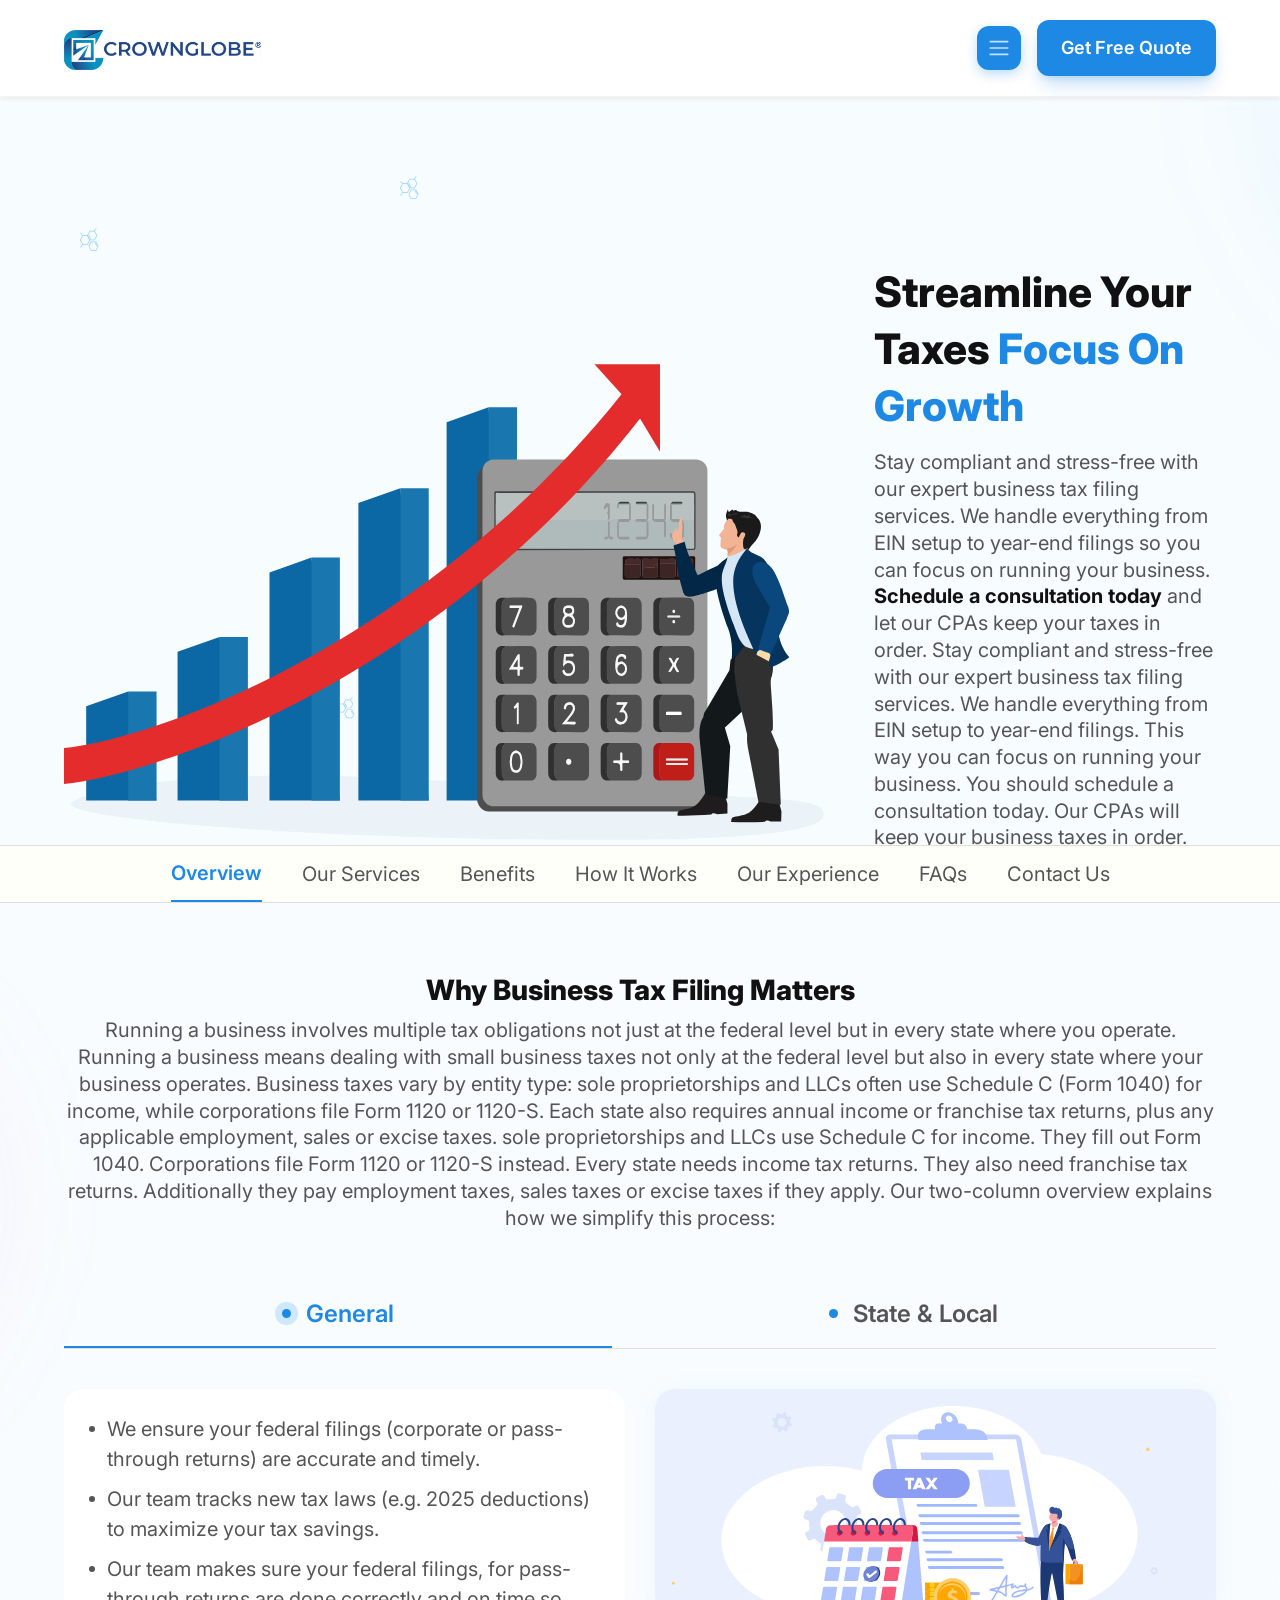
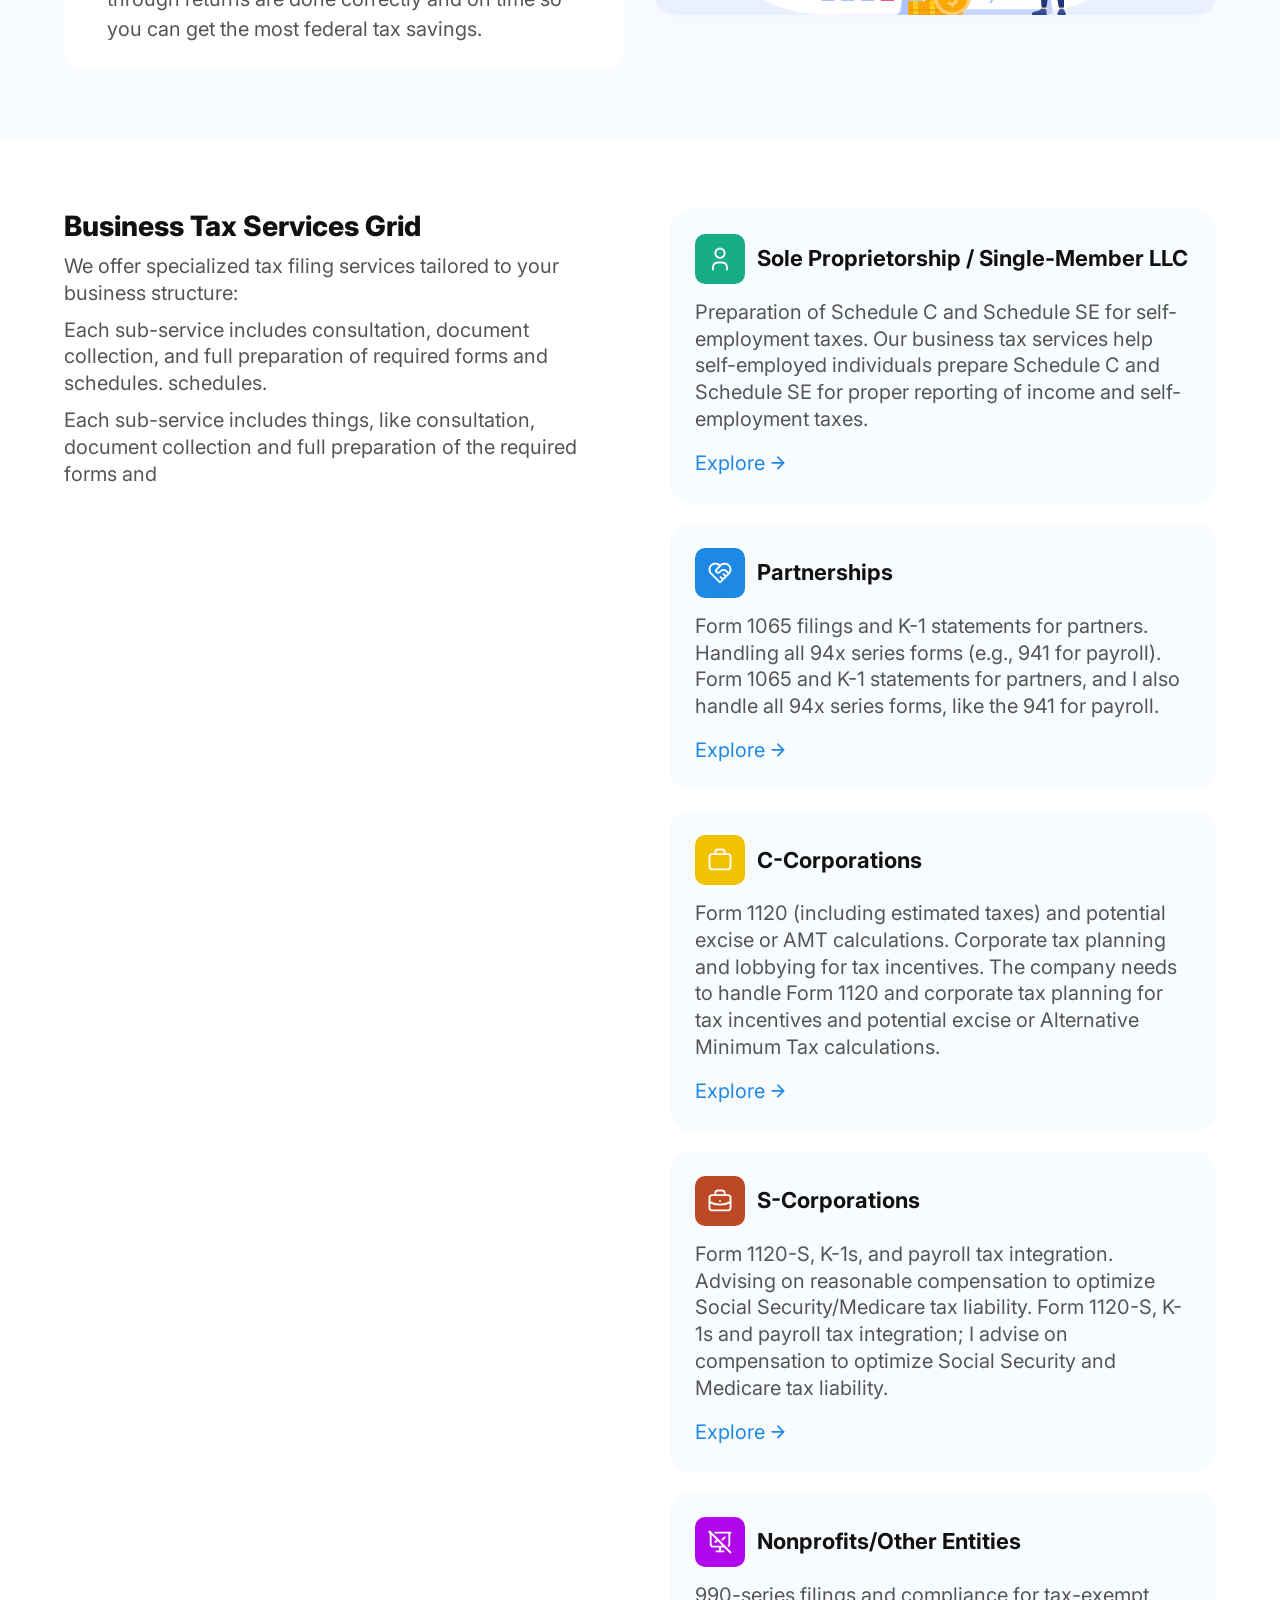
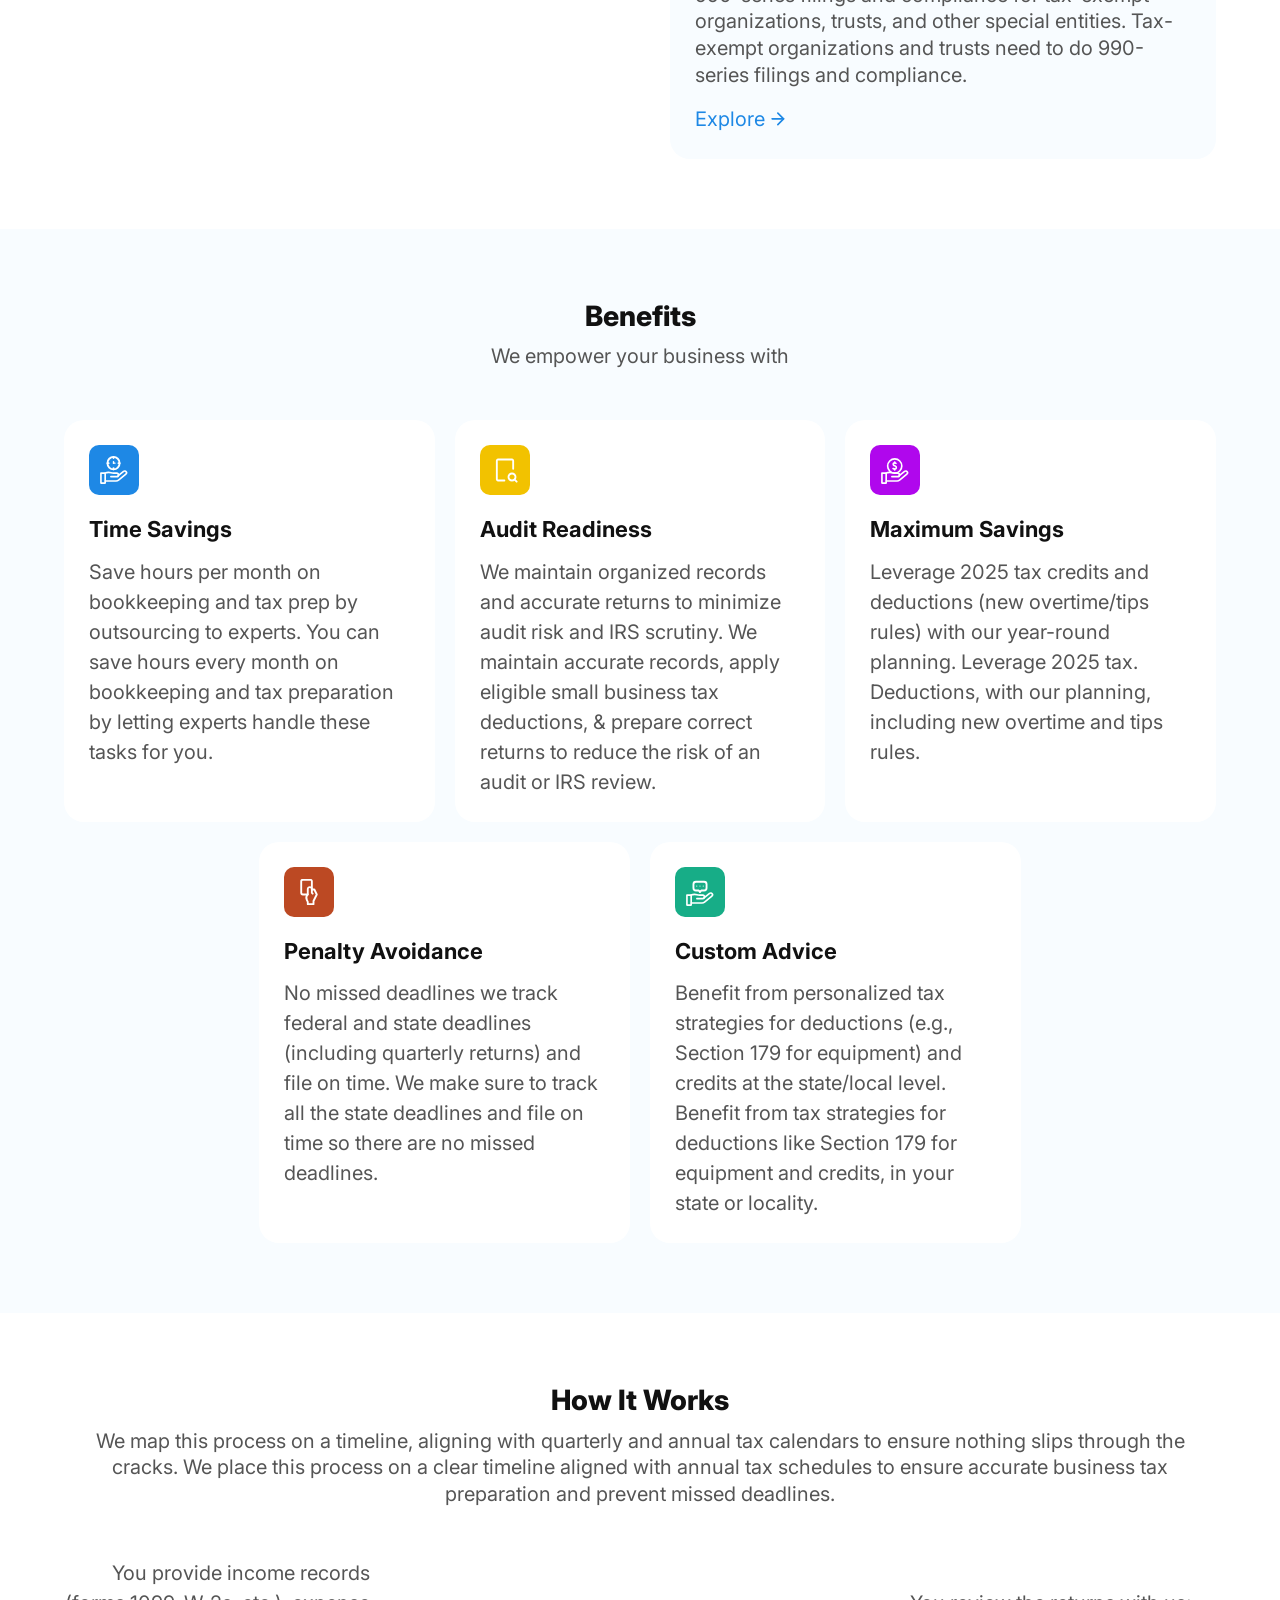
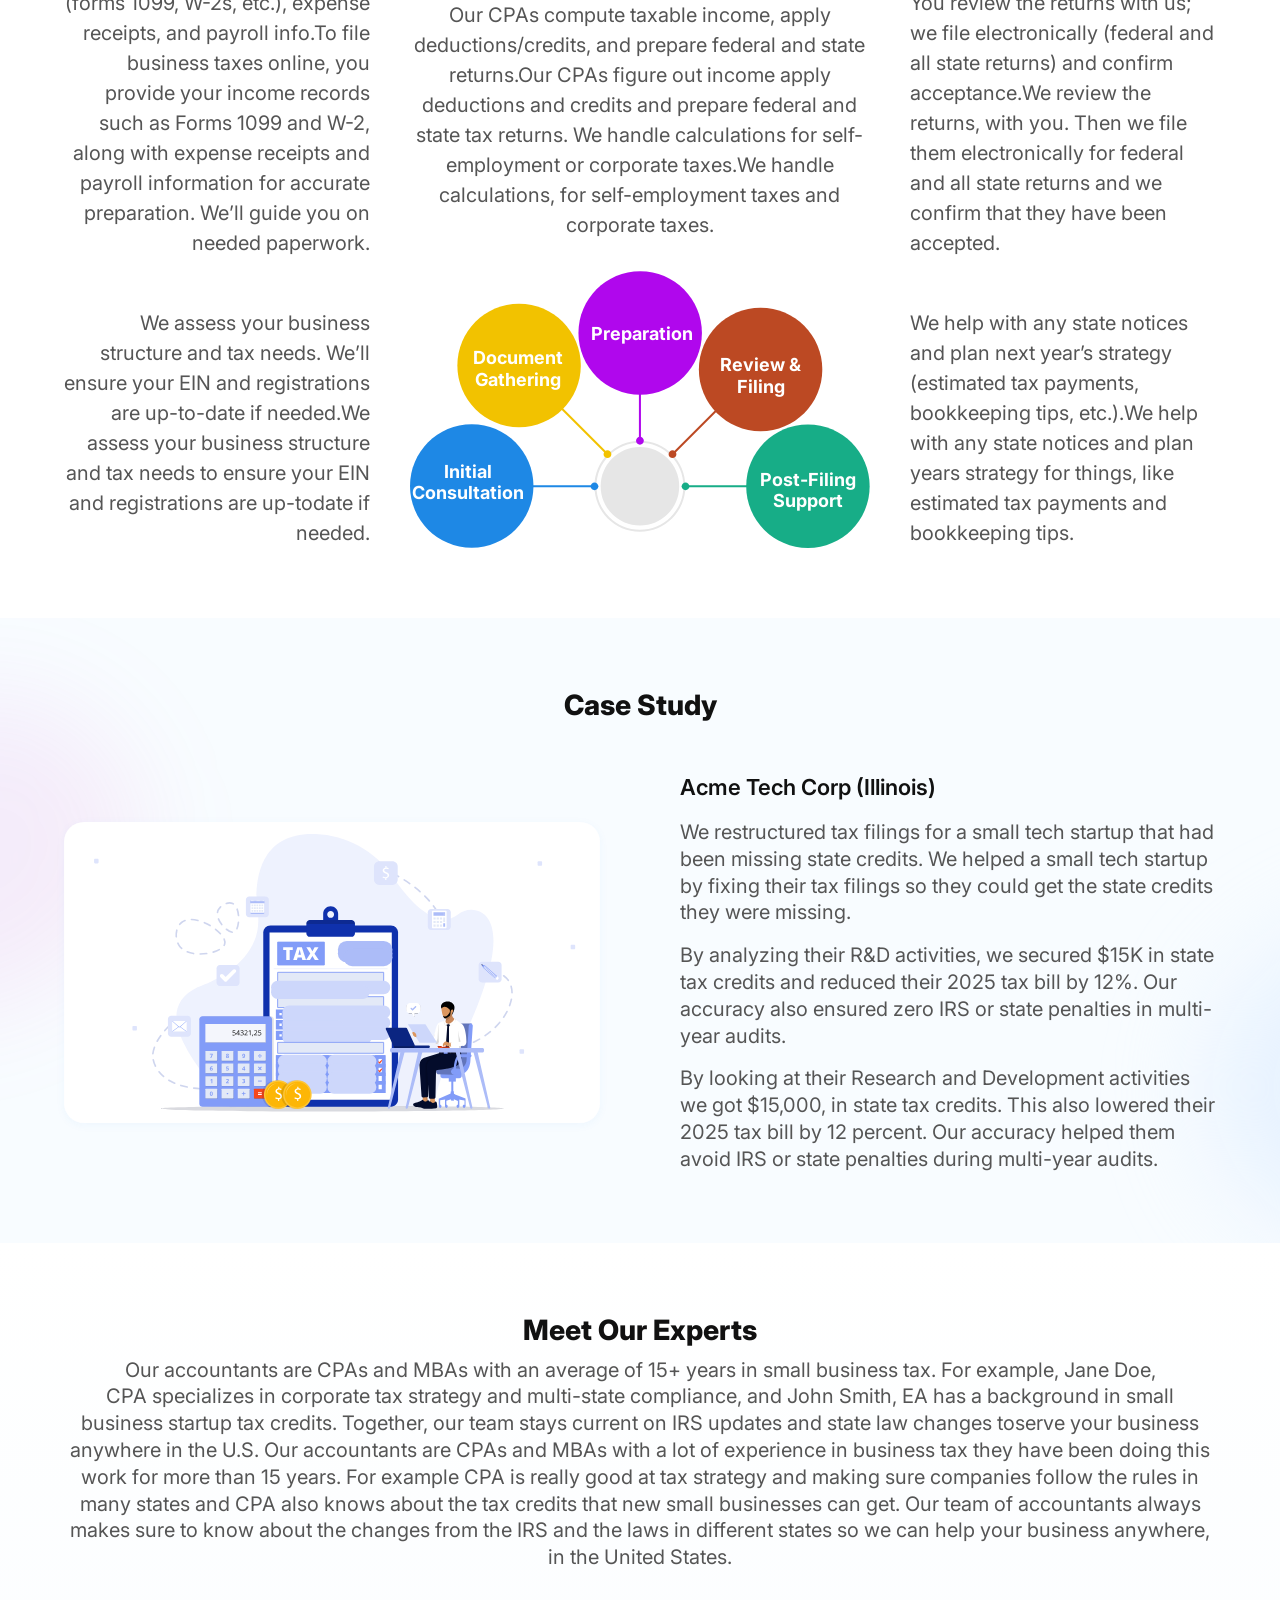
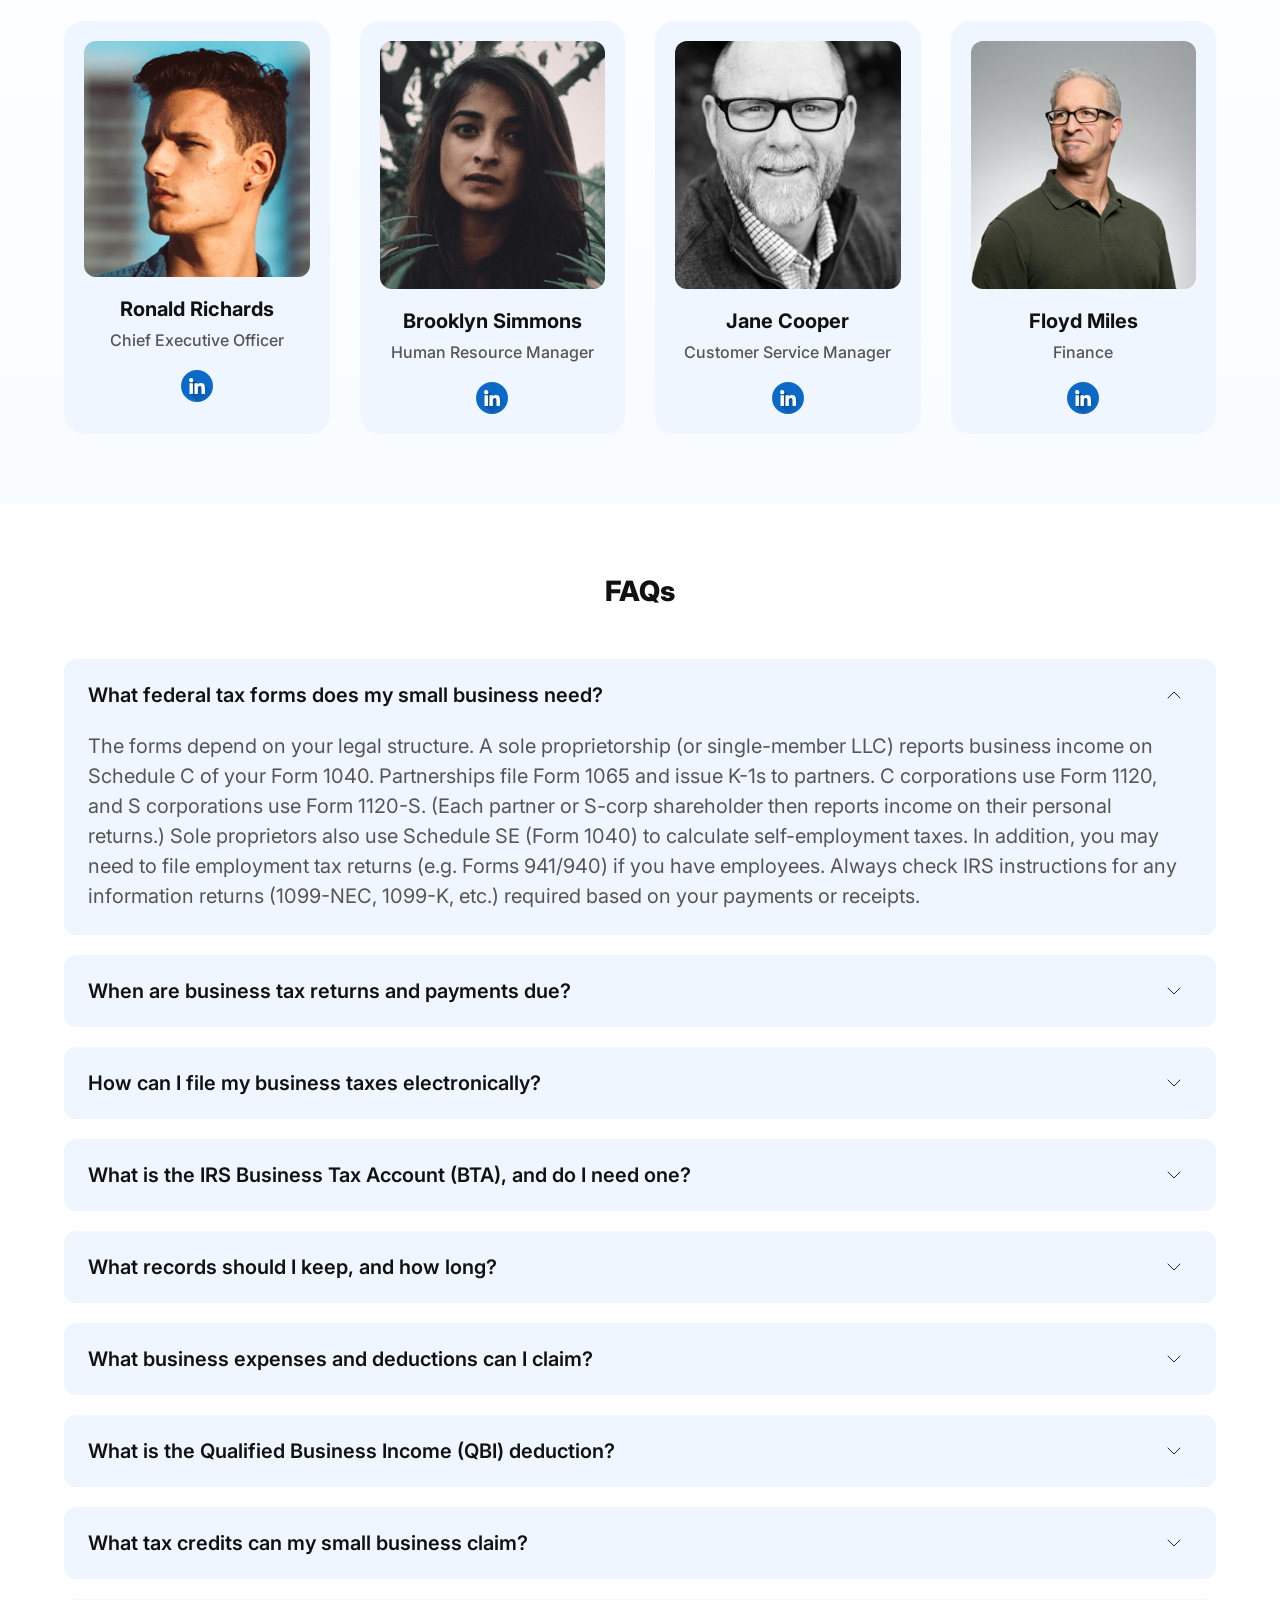
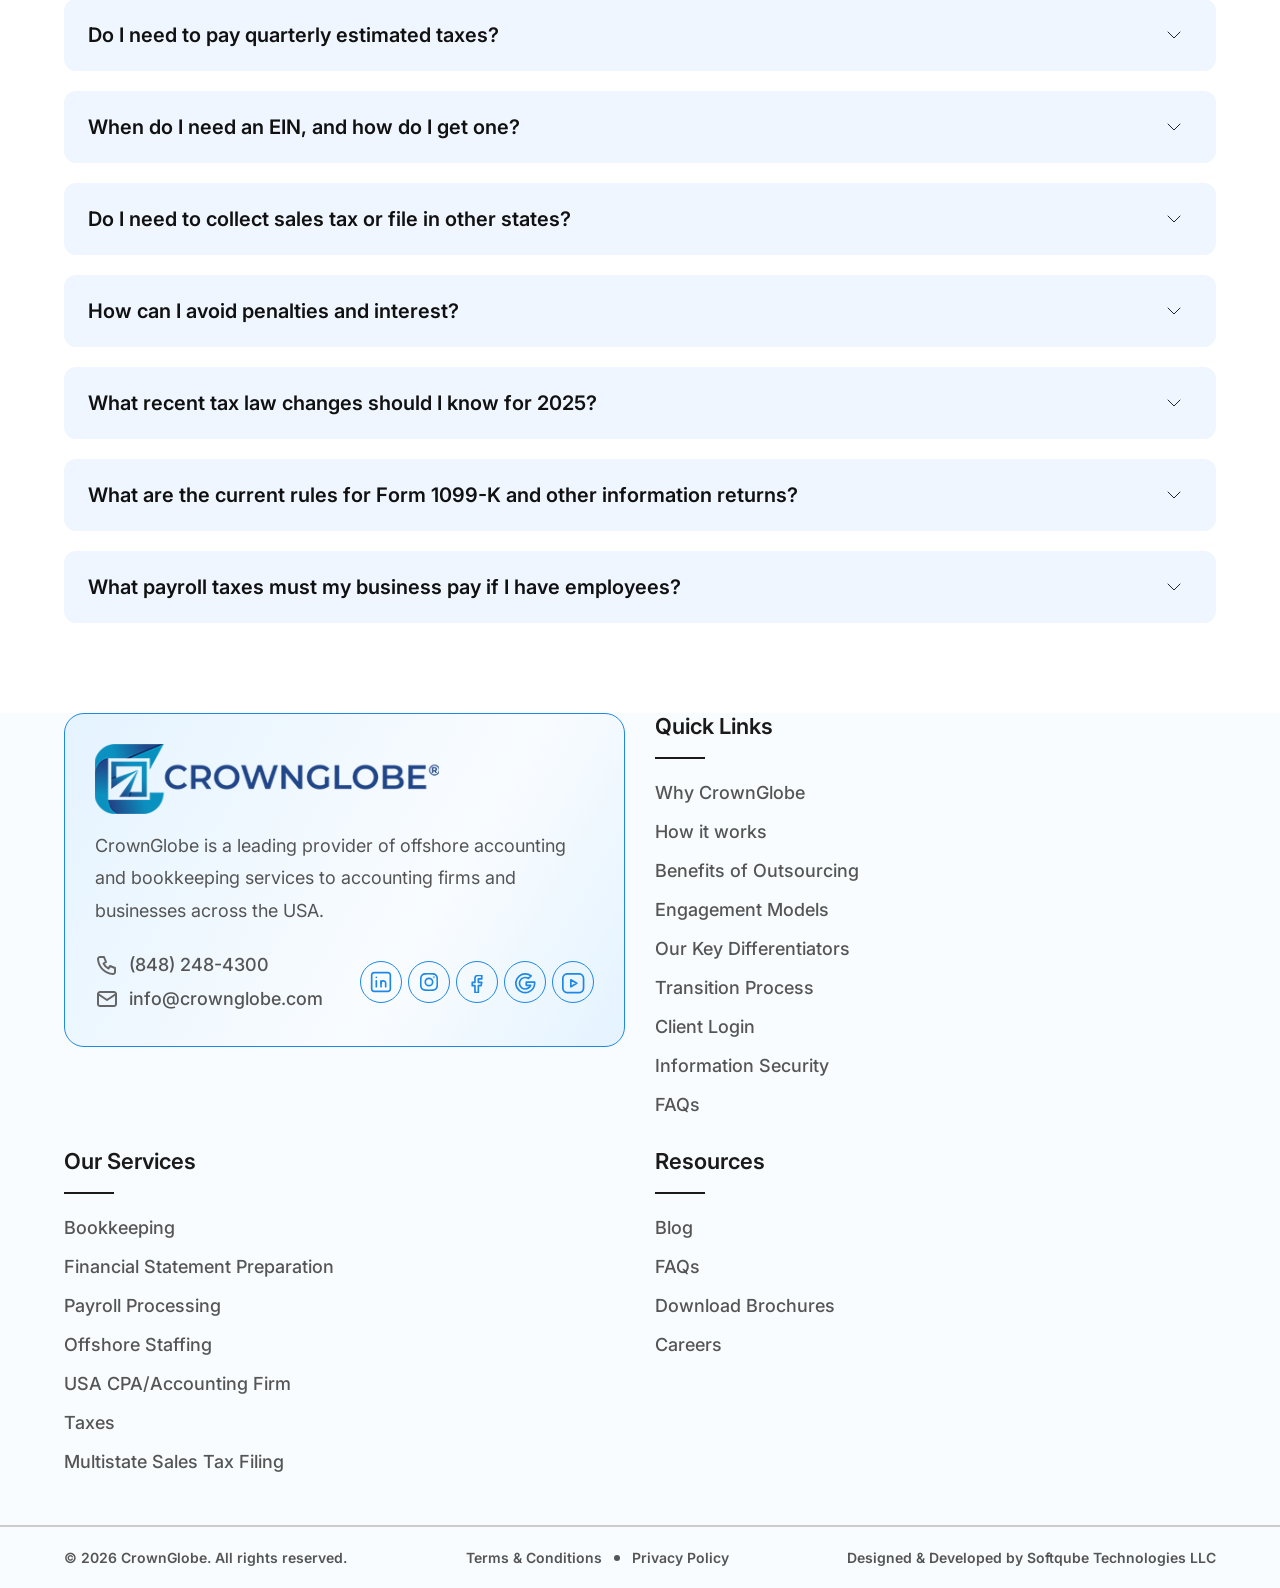
<file: services.html>
<!DOCTYPE html>
<html lang="en">

<head>
    <meta charset="UTF-8">
    <meta name="viewport" content="width=device-width, initial-scale=1.0">
    <title>Crown Globe</title>
    <link href="https://cdn.jsdelivr.net/npm/bootstrap@5.3.3/dist/css/bootstrap.min.css" rel="stylesheet">
    <link rel="stylesheet" href="https://cdn.jsdelivr.net/npm/swiper@11/swiper-bundle.min.css" />
    <link rel="stylesheet" href="style/style.css">    
    <link rel="stylesheet" href="style/responsive.css">
</head>

<body>
   <!-- Header Section -->
    <header class="custom-header bg-white shadow-sm">
        <nav class="navbar navbar-expand-xl py-0">
            <div class="cg-container navbar-nav flex-row gap-2 align-items-center w-100">
                <!-- Logo -->
                <a class="navbar-brand me-0" href="index.html">
                    <img src="media-images/logo.svg"
                        alt="Crown Globe - Offshore Accounting and Bookkeeping Services for USA Firms" height="40"
                        class="d-inline-block align-text-top">
                </a>
                <div class="d-flex gap-2xl-5 gap-3 align-items-center justify-content-end w-100">
                    <!-- Mobile Toggle -->
                    <button class="navbar-toggler" type="button" data-bs-toggle="collapse" data-bs-target="#navContent">
                        <span class="navbar-toggler-icon"></span>
                    </button>

                    <!-- Navigation Links -->
                    <div class="collapse navbar-collapse justify-content-center" id="navContent">
                        <div class="mobile-menu-header">
                            <a href="#"><img src="media-images/logo.svg"
                                    alt="Crown Globe - Global Accounting Intelligence" height="40"></a>
                            <button class="navbar-toggler close-btn" type="button" data-bs-toggle="collapse"
                                data-bs-target="#navContent">
                                <span>&times;</span>
                            </button>
                        </div>
                        <nav class="cg-custom-menu">
                            <ul>
                                <li><a href="index.html">Home</a></li>
                                <li><a href="about-us.html">About Us</a></li>
                                <li class="has-mega">
                                    <a href="javascript:void(0)">How We Work</a>
                                    <div class="mega-menu">
                                        <div class="mega-column">
                                            <ul class="inner-menu">
                                                <li><a href="engagement-models.html">Engagement Models</a></li>
                                                <li><a href="transition.html">Transition Process</a></li>
                                                <li><a href="for-tax.html">For Tax Professionals CPAs</a></li>
                                            </ul>
                                        </div>
                                    </div>
                                </li>
                                <li class="has-mega static-mega">
                                    <a href="services.html">Services</a>
                                    <div class="mega-menu grid-3-2">
                                        <div class="mega-column has-inner-mega">
                                            <a href="javascript:void(0)" class="mega-heading">Bookkeeping Services</a>
                                            <ul class="inner-menu">
                                                <li><a href="#">Xero Bookkeeping</a></li>
                                                <li><a href="#">QuickBooks Accounting</a></li>
                                                <li><a href="#">Catch up Bookkeeping</a></li>
                                            </ul>
                                        </div>
                                        <div class="mega-column has-inner-mega">
                                            <a href="javascript:void(0)" class="mega-heading">Business Setup
                                                Services</a>
                                            <ul class="inner-menu">
                                                <li><a href="#">LLC</a></li>
                                                <li><a href="#">S-Corp.</a></li>
                                                <li><a href="#">C-Corp.</a></li>
                                                <li><a href="#">Foreign Company</a></li>
                                            </ul>
                                        </div>
                                        <div class="mega-column has-inner-mega">
                                            <a href="javascript:void(0)" class="mega-heading">Tax Filing</a>
                                            <ul class="inner-menu">
                                                <li><a href="#">Individual Tax Filing</a></li>
                                                <li><a href="#">Business Tax Filing</a></li>
                                                <li><a href="#">Multistate Sales Tax Filing</a></li>
                                            </ul>
                                        </div>
                                        <div class="mega-column">
                                            <ul class="inner-menu">
                                                <li><a href="#">Remote Accounting</a></li>
                                                <li><a href="#">Financial Statement Preparation</a></li>
                                                <li><a href="#">Virtual CFO Services</a></li>
                                                <li><a href="#">Finance Automation</a></li>
                                                <li><a href="#">Power BI Visualization</a></li>
                                            </ul>
                                        </div>
                                        <div class="mega-column">
                                            <ul class="inner-menu">
                                                <li><a href="#">Payroll Processing</a></li>
                                                <li><a href="#">Year - End Finalization & Annual Checkup Services</a>
                                                </li>
                                                <li><a href="#">Outsourced Accounting</a></li>
                                                <li><a href="#">Multistate Sales Tax Filing</a></li>
                                            </ul>
                                        </div>
                                    </div>
                                </li>
                                <li class="has-mega static-mega">
                                    <a href="industries.html">Industry</a>
                                    <div class="mega-menu">
                                        <div class="mega-column">
                                            <ul class="inner-menu">
                                                <li><a href="#">Industry Specific Bookkeeping</a></li>
                                                <li><a href="#">Franchise Restaurant Bookkeeping</a></li>
                                                <li><a href="#">IT & AI Companies Bookkeeping</a></li>
                                            </ul>
                                        </div>
                                        <div class="mega-column">
                                            <ul class="inner-menu">
                                                <li><a href="#">Gas Station & Convenience Stores</a></li>
                                                <li><a href="#">Real-estate Agent Bookkeeping</a></li>
                                                <li><a href="#">Hotel Bookkeeping</a></li>
                                            </ul>
                                        </div>
                                        <div class="mega-column">
                                            <ul class="inner-menu">
                                                <li><a href="#">Dental Bookkeeping</a></li>
                                                <li><a href="#">Restaurant Bookkeeping</a></li>
                                                <li><a href="#">Liquor stores Bookkeeping</a></li>
                                            </ul>
                                        </div>
                                    </div>
                                </li>
                                <li class="has-mega">
                                    <a href="javascript:void(0)">Resources</a>
                                    <div class="mega-menu">
                                        <div class="mega-column">
                                            <ul class="inner-menu">
                                                <li><a href="#">Career</a></li>
                                                <li><a href="#">Blogs</a></li>
                                                <li><a href="videos.html">Videos</a></li>
                                                <li><a href="#">Brochures</a></li>
                                                <li><a href="#">Tax Tips</a></li>
                                            </ul>
                                        </div>
                                    </div>
                                </li>

                                <li><a href="contact.html">Contact Us</a></li>
                            </ul>
                        </nav>
                        <div class="d-xl-none my-3 w-100 px-3">
                            <a href="#" class="common-btn py-3 px-4 w-100 text-center">Get Free Quote</a>
                        </div>
                    </div>

                    <!-- Call to Action -->
                    <div class="d-none d-lg-block">
                        <a href="#" class="common-btn py-3 px-4">Get Free Quote</a>
                    </div>
                </div>
            </div>
        </nav>
    </header>
    <main>

        <!-- Hero section -->
        <section>
            <div class="coman-hero-bg"
                style="background: url(media-images/gredianthero.svg) no-repeat center center/cover;">
                <div class="cg-container">
                    <div class="row-grid">
                        <div class="left-grid">
                            <img src="media-images/services-hero-banner.svg" alt="CrownGlobe Business Tax Filing and Offshore Accounting Services" title="Business Tax Filing and Offshore Accounting">
                        </div>
                        <div class="right-grid">
                            <h1>Streamline Your Taxes <span>Focus on Growth</span></h1>
                            <p>Stay compliant and stress-free with our expert business tax filing services. We handle
                                everything from EIN setup to year-end filings so you can focus on running your business.
                                <b>Schedule a consultation today</b> and let our CPAs keep your taxes in order. Stay
                                compliant and stress-free with our expert business tax filing services. We handle
                                everything from EIN setup to year-end filings. This way you can focus on running your
                                business. You should schedule a consultation today. Our CPAs will keep your business
                                taxes in order.
                            </p>
                            <a class="common-btn" href="#" title="Book Your Free Consultation">Book Consultation</a>
                        </div>
                    </div>
                </div>
            </div>
        </section>

        <div class="service-sticky-section">
            <ul class="service-sticky-list">
                <li>
                    <a href="#overview" class="active">Overview</a>
                </li>
                <li>
                    <a href="#our-services">Our Services</a>
                </li>
                <li>
                    <a href="#benefits">Benefits</a>
                </li>
                <li>
                    <a href="#how-it-works">How It Works</a>
                </li>
                <li>
                    <a href="#our-experience">Our Experience</a>
                </li>
                <li>
                    <a href="#faqs">FAQs</a>
                </li>
                <li>
                    <a href="#contact-us">Contact Us</a>
                </li>
            </ul>
        </div>

        <section>
            <div class="service-overview-section py-80 common-bg-gradient-light" id="overview">
                <div class="cg-container">
                    <div class="service-overview-wrapper">
                        <div class="content-box">
                            <h2>Why Business Tax Filing Matters</h2>
                            <p>Running a business involves multiple tax obligations not just at the federal level but in
                                every state where you operate. Running a business means dealing with small business
                                taxes
                                not only at the federal level but also in every state where your business operates.
                                Business
                                taxes vary by entity type: sole proprietorships and LLCs often use Schedule C (Form
                                1040)
                                for income, while corporations file Form 1120 or 1120-S. Each state also requires annual
                                income or franchise tax returns, plus any applicable employment, sales or excise taxes.
                                sole
                                proprietorships and LLCs use Schedule C for income. They fill out Form 1040.
                                Corporations
                                file Form 1120 or 1120-S instead. Every state needs income tax returns. They also need
                                franchise tax returns. Additionally they pay employment taxes, sales taxes or excise
                                taxes
                                if they apply. Our two-column overview explains how we simplify this process:</p>
                        </div>

                        <!-- Tab Nav -->
                        <ul class="nav nav-pills common-tab" id="overviewNestedTabs" role="tablist">
                            <li class="nav-item" role="presentation">
                                <a class="nav-link active" id="general-tab" data-bs-toggle="tab"
                                    data-bs-target="#general" type="button" role="tab"><span
                                        class="blue-dot"></span>General</a>
                            </li>
                            <li class="nav-item" role="presentation">
                                <a class="nav-link" id="state-local-tab" data-bs-toggle="tab"
                                    data-bs-target="#state-local" type="button" role="tab"><span
                                        class="blue-dot"></span>State & Local</a>
                            </li>
                        </ul>

                        <!-- tabs Content -->
                        <div class="tab-content" id="overviewNestedContent">
                            <div class="tab-pane show active" id="general" role="tabpanel">
                                <div class="overview-content-row">
                                    <div class="common-card">
                                        <ul>
                                            <li>We ensure your federal filings (corporate or pass-through
                                                returns)
                                                are accurate and timely.</li>
                                            <li>Our team tracks new tax laws (e.g. 2025 deductions) to maximize
                                                your
                                                tax savings.</li>
                                            <li>Our team makes sure your federal filings, for pass-through
                                                returns
                                                are done correctly and on time so you can get the most federal
                                                tax
                                                savings.</li>
                                        </ul>
                                    </div>
                                    <div class="service-image-card">
                                        <img src="media-images/general-overview-img.svg" alt="Tax Overview"
                                            class="img-fluid">
                                    </div>
                                </div>
                            </div>
                            <div class="tab-pane" id="state-local" role="tabpanel">
                                <div class="overview-content-row reverse-row">
                                    <div class="common-card">
                                        <ul>
                                            <li>We handle state tax registrations, residency filings, and local
                                                obligations.</li>
                                            <li>Each state has its own rules we navigate nexus laws and credits (like
                                                R&D or work opportunity credits) to minimize your state tax burden.</li>
                                        </ul>
                                    </div>
                                    <div class="service-image-card">
                                        <img src="media-images/state-local-overview-img.svg" alt="State and Local Tax"
                                            class="img-fluid">
                                    </div>
                                </div>
                            </div>
                        </div>
                    </div>
                </div>
            </div>
        </section>

        <section>
            <div class="our-service py-80" id="our-services">
                <div class="cg-container">
                    <div class="our-services-wrapper">
                        <div class="content-box">
                            <h2>Business Tax Services Grid</h2>
                            <p>We offer specialized tax filing services tailored to your business structure:</p>
                            <p>Each sub-service includes consultation, document collection, and full preparation of
                                required forms and schedules. schedules.</p>
                            <p>Each sub-service includes things, like consultation, document collection and full
                                preparation of the required forms and</p>
                        </div>
                        <div class="service-card-list">
                            <!-- Card 1 -->
                            <div class="common-card gradient-card-hover services-card">
                                <div class="common-card-header">
                                    <span><img src="media-images/user-icon.svg" alt="User Icon"></span>
                                    <h5>Sole Proprietorship / Single-Member LLC</h5>
                                </div>
                                <p>Preparation of Schedule C and Schedule SE for self-employment taxes. Our business tax
                                    services help self-employed individuals prepare Schedule C and Schedule SE for
                                    proper reporting of income and self-employment taxes.</p>
                                <a href="javascript:void(0);" class="explore-btn">Explore <img
                                        src="media-images/right-arrow.svg" alt="Right Arrow"></a>
                            </div>

                            <!-- Card 2 -->
                            <div class="common-card gradient-card-hover services-card">
                                <div class="common-card-header">
                                    <span><img src="media-images/partnerships-icon.svg" alt="Partnerships Icon"></span>
                                    <h5>Partnerships</h5>
                                </div>
                                <p>Form 1065 filings and K-1 statements for partners. Handling all 94x series forms
                                    (e.g., 941 for payroll). Form 1065 and K-1 statements for partners, and I also
                                    handle all 94x series forms, like the 941 for payroll.</p>
                                <a href="javascript:void(0);" class="explore-btn">Explore <img
                                        src="media-images/right-arrow.svg" alt="Right Arrow"></a>
                            </div>

                            <!-- Card 3 -->
                            <div class="common-card gradient-card-hover services-card">
                                <div class="common-card-header">
                                    <span><img src="media-images/corporations-icon.svg"
                                            alt="C-Corporations Icon"></span>
                                    <h5>C-Corporations</h5>
                                </div>
                                <p>Form 1120 (including estimated taxes) and potential excise or AMT calculations.
                                    Corporate tax planning and lobbying for tax incentives. The company needs to handle
                                    Form 1120 and corporate tax planning for tax incentives and potential excise or
                                    Alternative Minimum Tax calculations.</p>
                                <a href="javascript:void(0);" class="explore-btn">Explore <img
                                        src="media-images/right-arrow.svg" alt="Right Arrow"></a>
                            </div>

                            <!-- Card 4 -->
                            <div class="common-card gradient-card-hover services-card">
                                <div class="common-card-header">
                                    <span><img src="media-images/s-corporations-icon.svg"
                                            alt="S-Corporations Icon"></span>
                                    <h5>S-Corporations</h5>
                                </div>
                                <p>Form 1120-S, K-1s, and payroll tax integration. Advising on reasonable compensation
                                    to optimize Social Security/Medicare tax liability. Form 1120-S, K-1s and payroll
                                    tax integration; I advise on compensation to optimize Social Security and Medicare
                                    tax liability.</p>
                                <a href="javascript:void(0);" class="explore-btn">Explore <img
                                        src="media-images/right-arrow.svg" alt="Right Arrow"></a>
                            </div>

                            <!-- Card 5 -->
                            <div class="common-card gradient-card-hover services-card">
                                <div class="common-card-header">
                                    <span><img src="media-images/nonprofit-icon.svg" alt="Nonprofits Icon"></span>
                                    <h5>Nonprofits/Other Entities</h5>
                                </div>
                                <p>990-series filings and compliance for tax-exempt organizations, trusts, and other
                                    special entities. Tax-exempt organizations and trusts need to do 990-series filings
                                    and compliance.</p>
                                <a href="javascript:void(0);" class="explore-btn">Explore <img
                                        src="media-images/right-arrow.svg" alt="Right Arrow"></a>
                            </div>
                        </div>
                    </div>
                </div>
            </div>
        </section>


        <section>
            <div class="benefits-section common-bg-gradient-light py-80" id="benefits">
                <div class="cg-container">
                    <div class="benefits-wrapper">
                        <div class="content-box">
                            <h2 class="">Benefits</h2>
                            <p>We empower your business with</p>
                        </div>
                        <div class="benefits-list">
                            <!-- Benefit 1 -->
                            <div class="common-card gradient-card-hover benefits-card">
                                <span>
                                    <img src="media-images/time-savings-icon.svg" alt="Massive Cost Savings - 50 to 80 Percent Labor Cost Reduction Icon">
                                </span>
                                <h5>Time Savings</h5>
                                <p>Save hours per month on bookkeeping and tax prep by outsourcing to experts. You can
                                    save hours every month on bookkeeping and tax preparation by letting experts handle
                                    these tasks for you.</p>
                            </div>

                            <!-- Benefit 2 -->
                            <div class="common-card gradient-card-hover benefits-card">
                                <span>
                                    <img src="media-images/audit-readiness-icon.svg" alt="Rapid Scaling - Seasonal Offshore Accounting Capacity Icon">
                                </span>
                                <h5>Audit Readiness</h5>
                                <p>We maintain organized records and accurate returns to minimize audit risk and IRS
                                    scrutiny. We maintain accurate records, apply eligible small business tax
                                    deductions, & prepare correct returns to reduce the risk of an audit or IRS review.
                                </p>
                            </div>

                            <!-- Benefit 3 -->
                            <div class="common-card gradient-card-hover benefits-card">
                                <span>
                                    <img src="media-images/maximum-savings-icon.svg" alt="Stringent Security and ISO 27001 Data Compliance Icon">
                                </span>
                                <h5>Maximum Savings</h5>
                                <p>Leverage 2025 tax credits and deductions (new overtime/tips rules) with our
                                    year-round planning. Leverage 2025 tax. Deductions, with our planning, including new
                                    overtime and tips rules.</p>
                            </div>

                            <!-- Benefit 4 -->
                            <div class="common-card gradient-card-hover benefits-card">
                                <span>
                                    <img src="media-images/penalty-avoidance-icon.svg" alt="US GAAP Trained and IRS Compliant Offshore Accountants Icon">
                                </span>
                                <h5>Penalty Avoidance</h5>
                                <p>No missed deadlines we track federal and state deadlines (including quarterly
                                    returns) and file on time. We make sure to track all the state deadlines and file on
                                    time so there are no missed deadlines.</p>
                            </div>

                            <!-- Benefit 5 -->
                            <div class="common-card gradient-card-hover benefits-card">
                                <span>
                                    <img src="media-images/custom-advice-icon.svg" alt="Focus on Business Growth by Delegating Accounting Offshore Icon">
                                </span>
                                <h5>Custom Advice</h5>
                                <p>Benefit from personalized tax strategies for deductions (e.g., Section 179 for
                                    equipment) and credits at the state/local level. Benefit from tax strategies for
                                    deductions like Section 179 for equipment and credits, in your state or locality.
                                </p>
                            </div>
                        </div>
                    </div>
                </div>
            </div>
        </section>


        <section>
            <div class="how-it-works-section py-80" id="how-it-works">
                <div class="cg-container">
                    <div class="how-it-works-wrapper">
                        <div class="content-box">
                            <h2 class="">How It Works</h2>
                            <p>We map this process on a timeline, aligning with quarterly and annual tax calendars to
                                ensure nothing slips through the cracks. We place this process on a clear timeline
                                aligned with annual tax schedules to ensure accurate business tax preparation and
                                prevent missed deadlines.</p>
                        </div>
                        <div class="how-it-works-list">
                            <div>
                                <p>You provide income records (forms 1099, W-2s, etc.), expense receipts, and payroll
                                    info.To file business taxes online, you provide your income records such as Forms
                                    1099 and W-2, along with expense receipts and payroll information for accurate
                                    preparation. We’ll guide you on needed paperwork.</p>
                                <p>We assess your business structure and tax needs. We’ll ensure your EIN and
                                    registrations are up-to-date if needed.We assess your business structure and tax
                                    needs to ensure your EIN and registrations are up-todate if needed.</p>
                            </div>
                            <div>
                                <p>Our CPAs compute taxable income, apply deductions/credits, and prepare federal and
                                    state returns.Our CPAs figure out income apply deductions and credits and prepare
                                    federal and state tax returns. We handle calculations for self-employment or
                                    corporate taxes.We handle calculations, for self-employment taxes and corporate
                                    taxes.</p>
                                <div class="how-it-works-img-box">
                                    <h6>Initial Consultation</h6>
                                    <h6>Document Gathering</h6>
                                    <h6>Preparation</h6>
                                    <img src="media-images/how-it-works-image.svg" alt="How it works image">
                                    <h6>Review & Filing</h6>
                                    <h6>Post-Filing Support</h6>
                                </div>
                            </div>
                            <div>
                                <p>You review the returns with us; we file electronically (federal and all state
                                    returns) and confirm acceptance.We review the returns, with you. Then we file them
                                    electronically for federal and all state returns and we confirm that they have been
                                    accepted.</p>
                                <p>We help with any state notices and plan next year’s strategy (estimated tax payments,
                                    bookkeeping tips, etc.).We help with any state notices and plan years strategy for
                                    things, like estimated tax payments and bookkeeping tips.</p>
                            </div>
                        </div>
                    </div>
                </div>
            </div>
        </section>


        <section>
            <div class="case-study-section common-bg-gradient-light py-80" id="our-experience">
                <div class="cg-container">
                    <div class="case-study-wrapper">
                        <h2>Case Study</h2>
                        <div class="case-study-grid">
                            <div class="img-box">
                                <img src="media-images/case-study-image.svg" alt="CrownGlobe Tax Restructuring Case Study - Acme Tech Corp Illinois Saved 15K in State Tax Credits">
                            </div>
                            <div class="content-box">
                                <h5>Acme Tech Corp (Illinois)</h5>
                                <p>We restructured tax filings for a small tech startup that had been missing state
                                    credits. We helped a small tech startup by fixing their tax filings so they could
                                    get the state credits they were missing. </p>
                                <p>By analyzing their R&D activities, we secured $15K in state tax credits and reduced
                                    their 2025 tax bill by 12%. Our accuracy also ensured zero IRS or state penalties in
                                    multi-year audits. </p>
                                <p>By looking at their Research and Development activities we got $15,000, in state tax
                                    credits. This also lowered their 2025 tax bill by 12 percent. Our accuracy helped
                                    them avoid IRS or state penalties during multi-year audits.</p>
                            </div>
                        </div>
                    </div>
                </div>
            </div>
        </section>

        <section>
            <div class="our-team-section py-80">
                <div class="cg-container">
                    <div class="our-team-wrapper">
                        <div class="content-box">
                            <h2>Meet Our Experts</h2>
                            <p>Our accountants are CPAs and MBAs with an average of 15+ years in small business tax. For
                                example, Jane Doe, CPA specializes in corporate tax strategy and
                                multi-state compliance, and John Smith, EA has a background in small business startup
                                tax credits. Together, our team stays current on IRS updates and state law changes
                                toserve your business anywhere in the U.S. Our accountants are CPAs and MBAs with a lot
                                of experience in business tax they have been doing this work for more than
                                15 years. For example CPA is really good at tax strategy and making sure companies
                                follow the rules in many states and CPA also knows about the tax credits
                                that new small businesses can get. Our team of accountants always makes sure to know
                                about the changes from the IRS and the laws in different states so we
                                can help your business anywhere, in the United States.</p>
                        </div>
                        <div class="our-team-grid">
                            <div class="our-team-card">
                                <div class="our-team-card-img-box">
                                    <img src="media-images/ronald-richards.png" alt="Ronald Richards image"
                                        class="img-fluid">
                                </div>
                                <div class="our-team-card-content-box">
                                    <h5>Ronald Richards</h5>
                                    <span>Chief Executive Officer</span>
                                    <a href="javascript:void(0)">
                                        <img src="media-images/linkdin-round.svg" alt="LinkedIn">
                                    </a>
                                </div>
                            </div>
                            <div class="our-team-card">
                                <div class="our-team-card-img-box">
                                    <img src="media-images/brooklyn-simmons.png" alt="Brooklyn Simmons image"
                                        class="img-fluid">
                                </div>
                                <div class="our-team-card-content-box">
                                    <h5>Brooklyn Simmons</h5>
                                    <span>Human Resource Manager</span>
                                    <a href="javascript:void(0)">
                                        <img src="media-images/linkdin-round.svg" alt="LinkedIn">
                                    </a>
                                </div>
                            </div>
                            <div class="our-team-card">
                                <div class="our-team-card-img-box">
                                    <img src="media-images/jane-cooper.png" alt="Jane Cooper image" class="img-fluid">
                                </div>
                                <div class="our-team-card-content-box">
                                    <h5>Jane Cooper</h5>
                                    <span>Customer Service Manager</span>
                                    <a href="javascript:void(0)">
                                        <img src="media-images/linkdin-round.svg" alt="LinkedIn">
                                    </a>
                                </div>
                            </div>
                            <div class="our-team-card">
                                <div class="our-team-card-img-box">
                                    <img src="media-images/floyd-miles.png" alt="Floyd Miles image" class="img-fluid">
                                </div>
                                <div class="our-team-card-content-box">
                                    <h5>Floyd Miles</h5>
                                    <span>Finance</span>
                                    <a href="javascript:void(0)">
                                        <img src="media-images/linkdin-round.svg" alt="LinkedIn">
                                    </a>
                                </div>
                            </div>
                        </div>
                    </div>
                </div>
            </div>
        </section>

        <section>
            <div class="faq-section py-80" id="faqs">
                <div class="cg-container">
                    <div class="faq-wrapper">
                        <h2 class="text-center">FAQs</h2>
                        <div class="accordion accordion-flush" id="faqAccordion">
                            <!-- FAQ 1 -->
                            <div class="accordion-item">
                                <h2 class="accordion-header">
                                    <button class="accordion-button" type="button" data-bs-toggle="collapse"
                                        data-bs-target="#faq1">
                                        What federal tax forms does my small business need?
                                    </button>
                                </h2>
                                <div id="faq1" class="accordion-collapse collapse show" data-bs-parent="#faqAccordion">
                                    <div class="accordion-body">
                                        <p>The forms depend on your legal structure. A sole proprietorship (or
                                            single-member
                                            LLC) reports business income on Schedule C of your Form 1040. Partnerships
                                            file
                                            Form 1065 and issue K-1s to partners. C corporations use Form 1120, and S
                                            corporations use Form 1120-S. (Each partner or S-corp shareholder then
                                            reports
                                            income on their personal returns.) Sole proprietors also use Schedule SE
                                            (Form
                                            1040) to calculate self-employment taxes. In addition, you may need to file
                                            employment tax returns (e.g. Forms 941/940) if you have employees. Always
                                            check
                                            IRS instructions for any information returns (1099-NEC, 1099-K, etc.)
                                            required
                                            based on your payments or receipts.</p>
                                    </div>
                                </div>
                            </div>
                            <!-- FAQ 2 -->
                            <div class="accordion-item">
                                <h2 class="accordion-header">
                                    <button class="accordion-button collapsed" type="button" data-bs-toggle="collapse"
                                        data-bs-target="#faq2">
                                        When are business tax returns and payments due?
                                    </button>
                                </h2>
                                <div id="faq2" class="accordion-collapse collapse" data-bs-parent="#faqAccordion">
                                    <div class="accordion-body">
                                        <p>Due dates vary by business type. Partnerships and S corporations generally
                                            must
                                            file by March 15. Sole proprietorships and C corporations typically file by
                                            April 15. If these dates fall on a weekend or holiday, the deadline moves to
                                            the
                                            next business day. Estimated tax payments are usually due quarterly on April
                                            15,
                                            June 15, September 15, and January 15.</p>
                                    </div>
                                </div>
                            </div>
                            <!-- FAQ 3 -->
                            <div class="accordion-item">
                                <h2 class="accordion-header">
                                    <button class="accordion-button collapsed" type="button" data-bs-toggle="collapse"
                                        data-bs-target="#faq3">
                                        How can I file my business taxes electronically?
                                    </button>
                                </h2>
                                <div id="faq3" class="accordion-collapse collapse" data-bs-parent="#faqAccordion">
                                    <div class="accordion-body">
                                        <p>Most business taxes can be filed electronically through IRS Free File,
                                            commercial tax software, or a tax professional. E-filing is generally faster
                                            and
                                            more accurate than paper filing.</p>
                                    </div>
                                </div>
                            </div>
                            <!-- FAQ 4 -->
                            <div class="accordion-item">
                                <h2 class="accordion-header">
                                    <button class="accordion-button collapsed" type="button" data-bs-toggle="collapse"
                                        data-bs-target="#faq4">
                                        What is the IRS Business Tax Account (BTA), and do I need one?
                                    </button>
                                </h2>
                                <div id="faq4" class="accordion-collapse collapse" data-bs-parent="#faqAccordion">
                                    <div class="accordion-body">
                                        <p>The Business Tax Account is a digital platform that allows business owners to
                                            view their tax records, make payments, and manage their account with the
                                            IRS.
                                            While not mandatory, it is highly recommended for easier management of
                                            business
                                            tax obligations.</p>
                                    </div>
                                </div>
                            </div>
                            <!-- FAQ 5 -->
                            <div class="accordion-item">
                                <h2 class="accordion-header">
                                    <button class="accordion-button collapsed" type="button" data-bs-toggle="collapse"
                                        data-bs-target="#faq5">
                                        What records should I keep, and how long?
                                    </button>
                                </h2>
                                <div id="faq5" class="accordion-collapse collapse" data-bs-parent="#faqAccordion">
                                    <div class="accordion-body">
                                        <p>You should keep all records that support an item of income, deduction, or
                                            credit
                                            on your tax return. Generally, the IRS recommends keeping records for at
                                            least
                                            three to seven years, depending on the nature of the document.</p>
                                    </div>
                                </div>
                            </div>
                            <!-- FAQ 6 -->
                            <div class="accordion-item">
                                <h2 class="accordion-header">
                                    <button class="accordion-button collapsed" type="button" data-bs-toggle="collapse"
                                        data-bs-target="#faq6">
                                        What business expenses and deductions can I claim?
                                    </button>
                                </h2>
                                <div id="faq6" class="accordion-collapse collapse" data-bs-parent="#faqAccordion">
                                    <div class="accordion-body">
                                        <p>Common deductions include office rent, utilities, supplies, travel expenses,
                                            employee wages, and insurance. To be deductible, a business expense must be
                                            both
                                            ordinary and necessary in your trade or business.</p>
                                    </div>
                                </div>
                            </div>
                            <!-- FAQ 7 -->
                            <div class="accordion-item">
                                <h2 class="accordion-header">
                                    <button class="accordion-button collapsed" type="button" data-bs-toggle="collapse"
                                        data-bs-target="#faq7">
                                        What is the Qualified Business Income (QBI) deduction?
                                    </button>
                                </h2>
                                <div id="faq7" class="accordion-collapse collapse" data-bs-parent="#faqAccordion">
                                    <div class="accordion-body">
                                        <p>The QBI deduction allows eligible self-employed individuals and small
                                            business
                                            owners to deduct up to 20% of their qualified business income from their
                                            federal
                                            taxes.</p>
                                    </div>
                                </div>
                            </div>
                            <!-- FAQ 8 -->
                            <div class="accordion-item">
                                <h2 class="accordion-header">
                                    <button class="accordion-button collapsed" type="button" data-bs-toggle="collapse"
                                        data-bs-target="#faq8">
                                        What tax credits can my small business claim?
                                    </button>
                                </h2>
                                <div id="faq8" class="accordion-collapse collapse" data-bs-parent="#faqAccordion">
                                    <div class="accordion-body">
                                        <p>Available credits include the Small Business Health Care Tax Credit, the Work
                                            Opportunity Tax Credit, and Research and Development (R&D) credits, among
                                            others.</p>
                                    </div>
                                </div>
                            </div>
                            <!-- FAQ 9 -->
                            <div class="accordion-item">
                                <h2 class="accordion-header">
                                    <button class="accordion-button collapsed" type="button" data-bs-toggle="collapse"
                                        data-bs-target="#faq9">
                                        Do I need to pay quarterly estimated taxes?
                                    </button>
                                </h2>
                                <div id="faq9" class="accordion-collapse collapse" data-bs-parent="#faqAccordion">
                                    <div class="accordion-body">
                                        <p>If you expect to owe $1,000 or more in taxes when you file your return, you
                                            generally must make quarterly estimated tax payments throughout the year.
                                        </p>
                                    </div>
                                </div>
                            </div>
                            <!-- FAQ 10 -->
                            <div class="accordion-item">
                                <h2 class="accordion-header">
                                    <button class="accordion-button collapsed" type="button" data-bs-toggle="collapse"
                                        data-bs-target="#faq10">
                                        When do I need an EIN, and how do I get one?
                                    </button>
                                </h2>
                                <div id="faq10" class="accordion-collapse collapse" data-bs-parent="#faqAccordion">
                                    <div class="accordion-body">
                                        <p>You need an Employer Identification Number (EIN) if you have employees,
                                            operate
                                            as a corporation or partnership, or file certain tax returns. You can apply
                                            for
                                            an EIN for free on the IRS website.</p>
                                    </div>
                                </div>
                            </div>
                            <!-- FAQ 11 -->
                            <div class="accordion-item">
                                <h2 class="accordion-header">
                                    <button class="accordion-button collapsed" type="button" data-bs-toggle="collapse"
                                        data-bs-target="#faq11">
                                        Do I need to collect sales tax or file in other states?
                                    </button>
                                </h2>
                                <div id="faq11" class="accordion-collapse collapse" data-bs-parent="#faqAccordion">
                                    <div class="accordion-body">
                                        <p>This depends on whether you have a "nexus" (significant presence) in other
                                            states. Many states have laws requiring remote sellers to collect sales tax
                                            if
                                            they exceed certain sales thresholds.</p>
                                    </div>
                                </div>
                            </div>
                            <!-- FAQ 12 -->
                            <div class="accordion-item">
                                <h2 class="accordion-header">
                                    <button class="accordion-button collapsed" type="button" data-bs-toggle="collapse"
                                        data-bs-target="#faq12">
                                        How can I avoid penalties and interest?
                                    </button>
                                </h2>
                                <div id="faq12" class="accordion-collapse collapse" data-bs-parent="#faqAccordion">
                                    <div class="accordion-body">
                                        <p>The best way to avoid penalties is to file your returns on time and pay any
                                            taxes owed by the due date. If you can't pay, file anyway to avoid the
                                            failure-to-file penalty.</p>
                                    </div>
                                </div>
                            </div>
                            <!-- FAQ 13 -->
                            <div class="accordion-item">
                                <h2 class="accordion-header">
                                    <button class="accordion-button collapsed" type="button" data-bs-toggle="collapse"
                                        data-bs-target="#faq13">
                                        What recent tax law changes should I know for 2025?
                                    </button>
                                </h2>
                                <div id="faq13" class="accordion-collapse collapse" data-bs-parent="#faqAccordion">
                                    <div class="accordion-body">
                                        <p>Key changes for 2025 include updated tax brackets for inflation, adjustments
                                            to
                                            standard deductions, and potential new rules regarding digital assets and
                                            clean
                                            energy credits.</p>
                                    </div>
                                </div>
                            </div>
                            <!-- FAQ 14 -->
                            <div class="accordion-item">
                                <h2 class="accordion-header">
                                    <button class="accordion-button collapsed" type="button" data-bs-toggle="collapse"
                                        data-bs-target="#faq14">
                                        What are the current rules for Form 1099-K and other information returns?
                                    </button>
                                </h2>
                                <div id="faq14" class="accordion-collapse collapse" data-bs-parent="#faqAccordion">
                                    <div class="accordion-body">
                                        <p>Starting in 2024, the threshold for reporting payments on Form 1099-K has
                                            been
                                            adjusted. It's important to track all third-party network payments to ensure
                                            accurate reporting.</p>
                                    </div>
                                </div>
                            </div>
                            <!-- FAQ 15 -->
                            <div class="accordion-item">
                                <h2 class="accordion-header">
                                    <button class="accordion-button collapsed" type="button" data-bs-toggle="collapse"
                                        data-bs-target="#faq15">
                                        What payroll taxes must my business pay if I have employees?
                                    </button>
                                </h2>
                                <div id="faq15" class="accordion-collapse collapse" data-bs-parent="#faqAccordion">
                                    <div class="accordion-body">
                                        <p>Employers are responsible for withholding federal income tax, Social
                                            Security,
                                            and Medicare taxes from employee wages, as well as paying their own share of
                                            Social Security and Medicare taxes.</p>
                                    </div>
                                </div>
                            </div>
                        </div>
                    </div>
                </div>
            </div>
        </section>

    </main>
    <!-- Footer Section -->

    <footer class="footer-section">
        <div class="cg-container">
            <div class="footer-grid pb-100">
                <div class="footer-card">
                    <div class="footer-logo">
                        <img src="./media-images/logo.svg" alt="">
                    </div>
                    <p>CrownGlobe is a leading provider of offshore accounting and bookkeeping services to accounting
                        firms and businesses across the USA.
                    </p>
                    <div class="footer-contact-links">
                        <ul>
                            <li>
                                <img src="./media-images/phone-icon.svg" alt="">
                                <a href="tel:8482484300">(848) 248-4300</a>
                            </li>
                            <li>
                                <img src="./media-images/mail-icon.svg" alt="">
                                <a href="mailto:info@crownglobe.com">info@crownglobe.com</a>
                            </li>
                        </ul>
                        <ul>
                            <li><a href=""><img src="./media-images/linkdin.svg" alt=""></a></li>
                            <li><a href=""><img src="./media-images/instagram.svg" alt=""></a></li>
                            <li><a href=""><img src="./media-images/facebook.svg" alt=""></a></li>
                            <li><a href=""><img src="./media-images/google.svg" alt=""></a></li>
                            <li><a href=""><img src="./media-images/youtube.svg" alt=""></a></li>
                        </ul>
                    </div>
                </div>
                <div class="footer-column">
                    <h4>Quick Links</h4>
                    <ul>
                        <li><a href="#">Why CrownGlobe</a></li>
                        <li><a href="#">How it works</a></li>
                        <li><a href="#">Benefits of Outsourcing</a></li>
                        <li><a href="#">Engagement Models</a></li>
                        <li><a href="#">Our Key Differentiators</a></li>
                        <li><a href="#">Transition Process</a></li>
                        <li><a href="#">Client Login</a></li>
                        <li><a href="#">Information Security</a></li>
                        <li><a href="#">FAQs</a></li>
                    </ul>
                </div>
                <div class="footer-column">
                    <h4>Our Services</h4>
                    <ul>
                        <li><a href="#">Bookkeeping</a></li>
                        <li><a href="#">Financial Statement Preparation</a></li>
                        <li><a href="#">Payroll Processing</a></li>
                        <li><a href="#">Offshore Staffing</a></li>
                        <li><a href="#">USA CPA/Accounting Firm</a></li>
                        <li><a href="#">Taxes</a></li>
                        <li><a href="#">Multistate Sales Tax Filing</a></li>
                    </ul>
                </div>
                <div class="footer-column">
                    <h4>Resources</h4>
                    <ul>
                        <li><a href="#">Blog</a></li>
                        <li><a href="#">FAQs</a></li>
                        <li><a href="#">Download Brochures</a></li>
                        <li><a href="#">Careers</a></li>
                    </ul>
                </div>
            </div>
        </div>
        <hr style="border: 1px solid #CCCCCC;" />
        <div class="cg-container">
            <div class="footer-bottom-grid">
                <div class="copyright">
                    <p>&copy; 2026 CrownGlobe. All rights reserved.</p>
                </div>
                <div class="terms-condition">
                    <ul>
                        <li><a href="">Terms & Conditions</a></li>
                        <li><a href="">Privacy Policy</a></li>
                    </ul>
                </div>
                <div class="design-by">
                    <p>Designed & Developed by <a href="#">Softqube Technologies LLC</a></p>
                </div>
            </div>
        </div>
    </footer>
    <script src="https://cdn.jsdelivr.net/npm/swiper@11/swiper-bundle.min.js"></script>
    <script src="https://cdn.jsdelivr.net/npm/bootstrap@5.3.3/dist/js/bootstrap.bundle.min.js"></script>
    <script src="https://code.jquery.com/jquery-3.7.1.min.js"></script>
    <script src="js/index.js"></script>

</body>

</html>
</file>
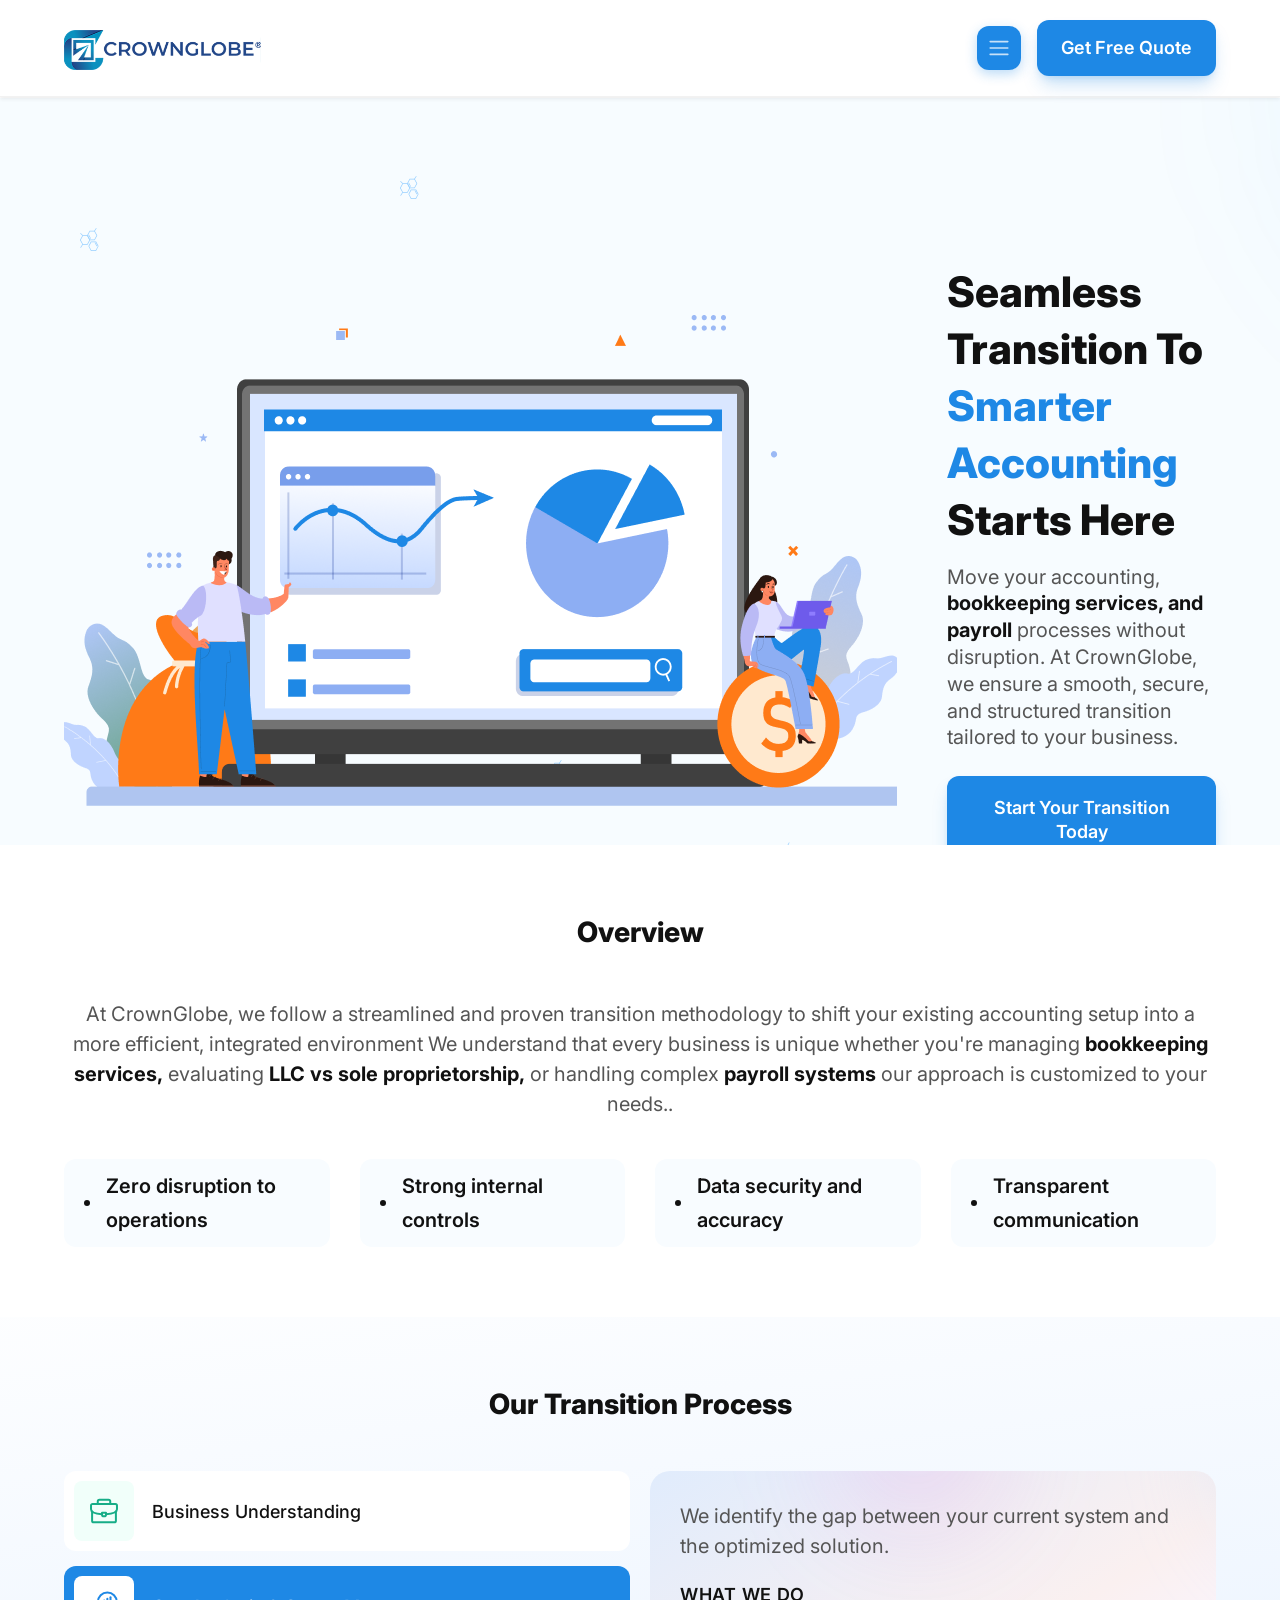
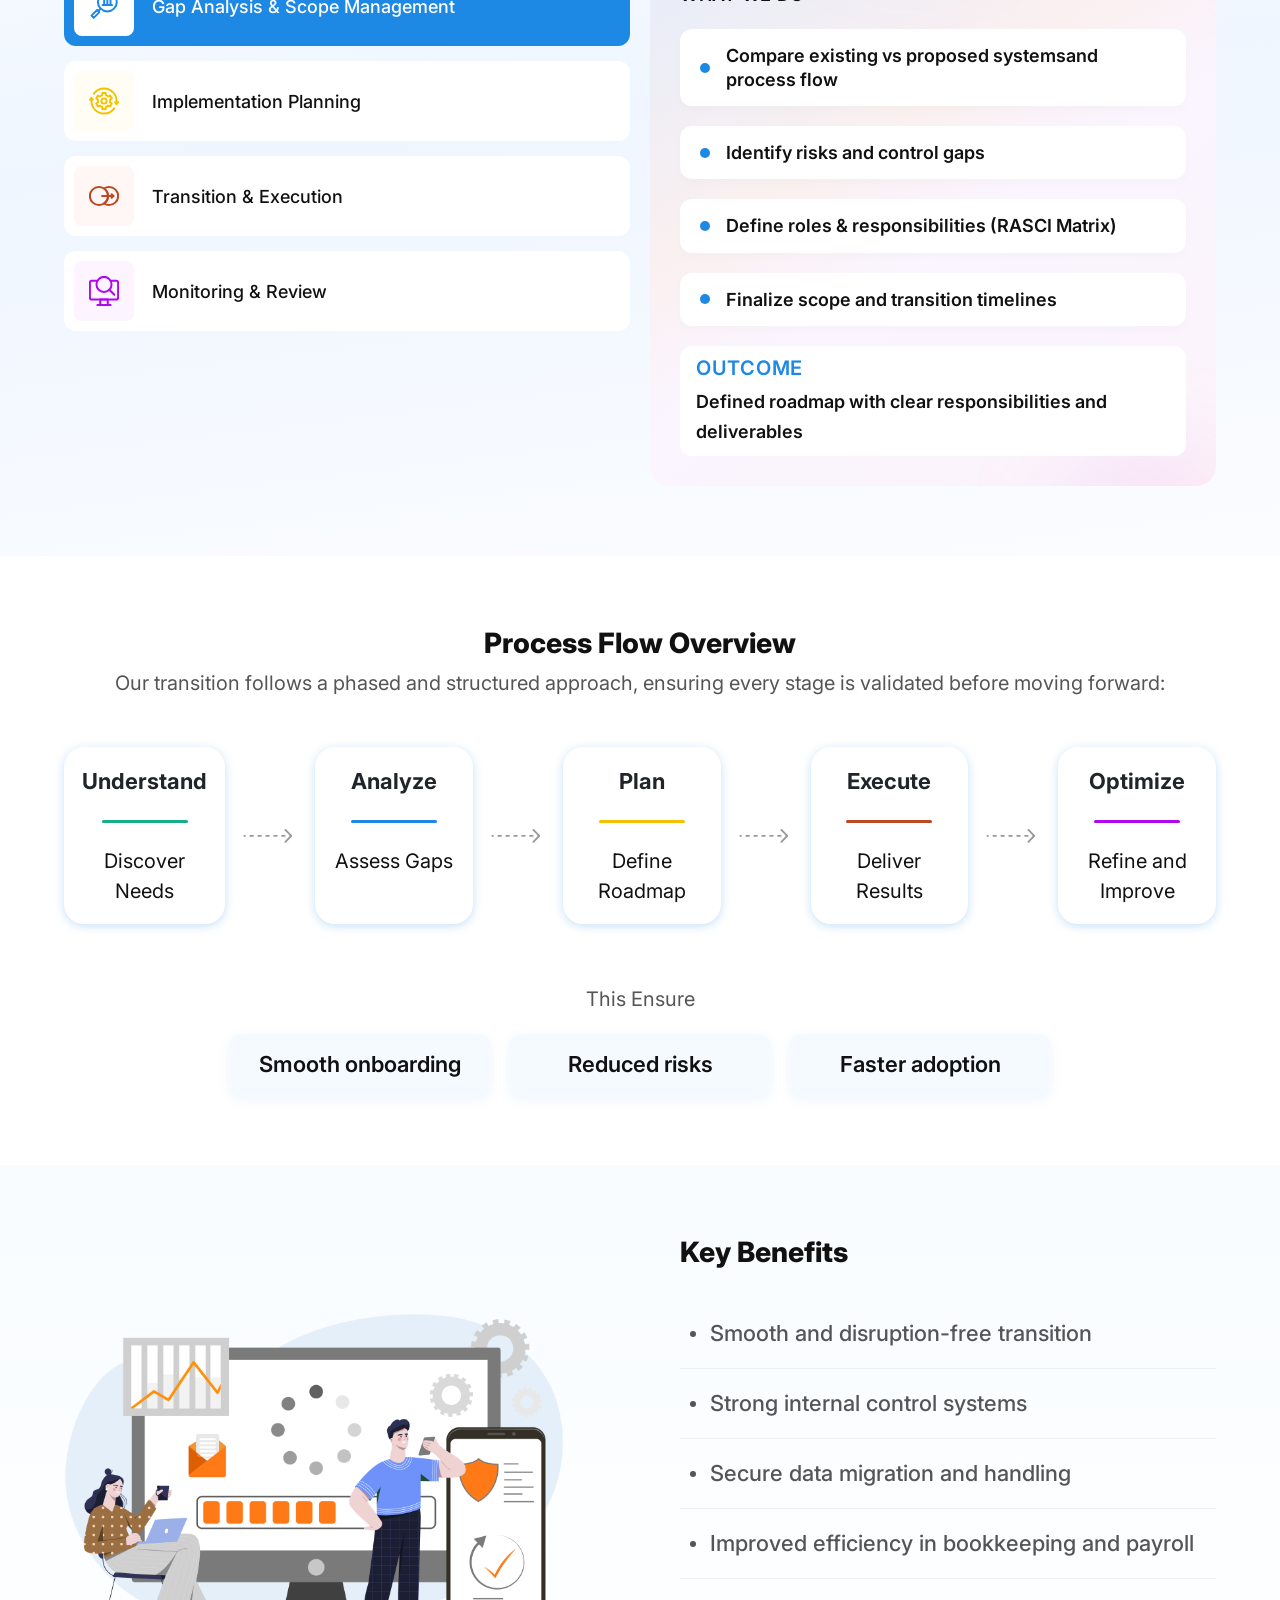
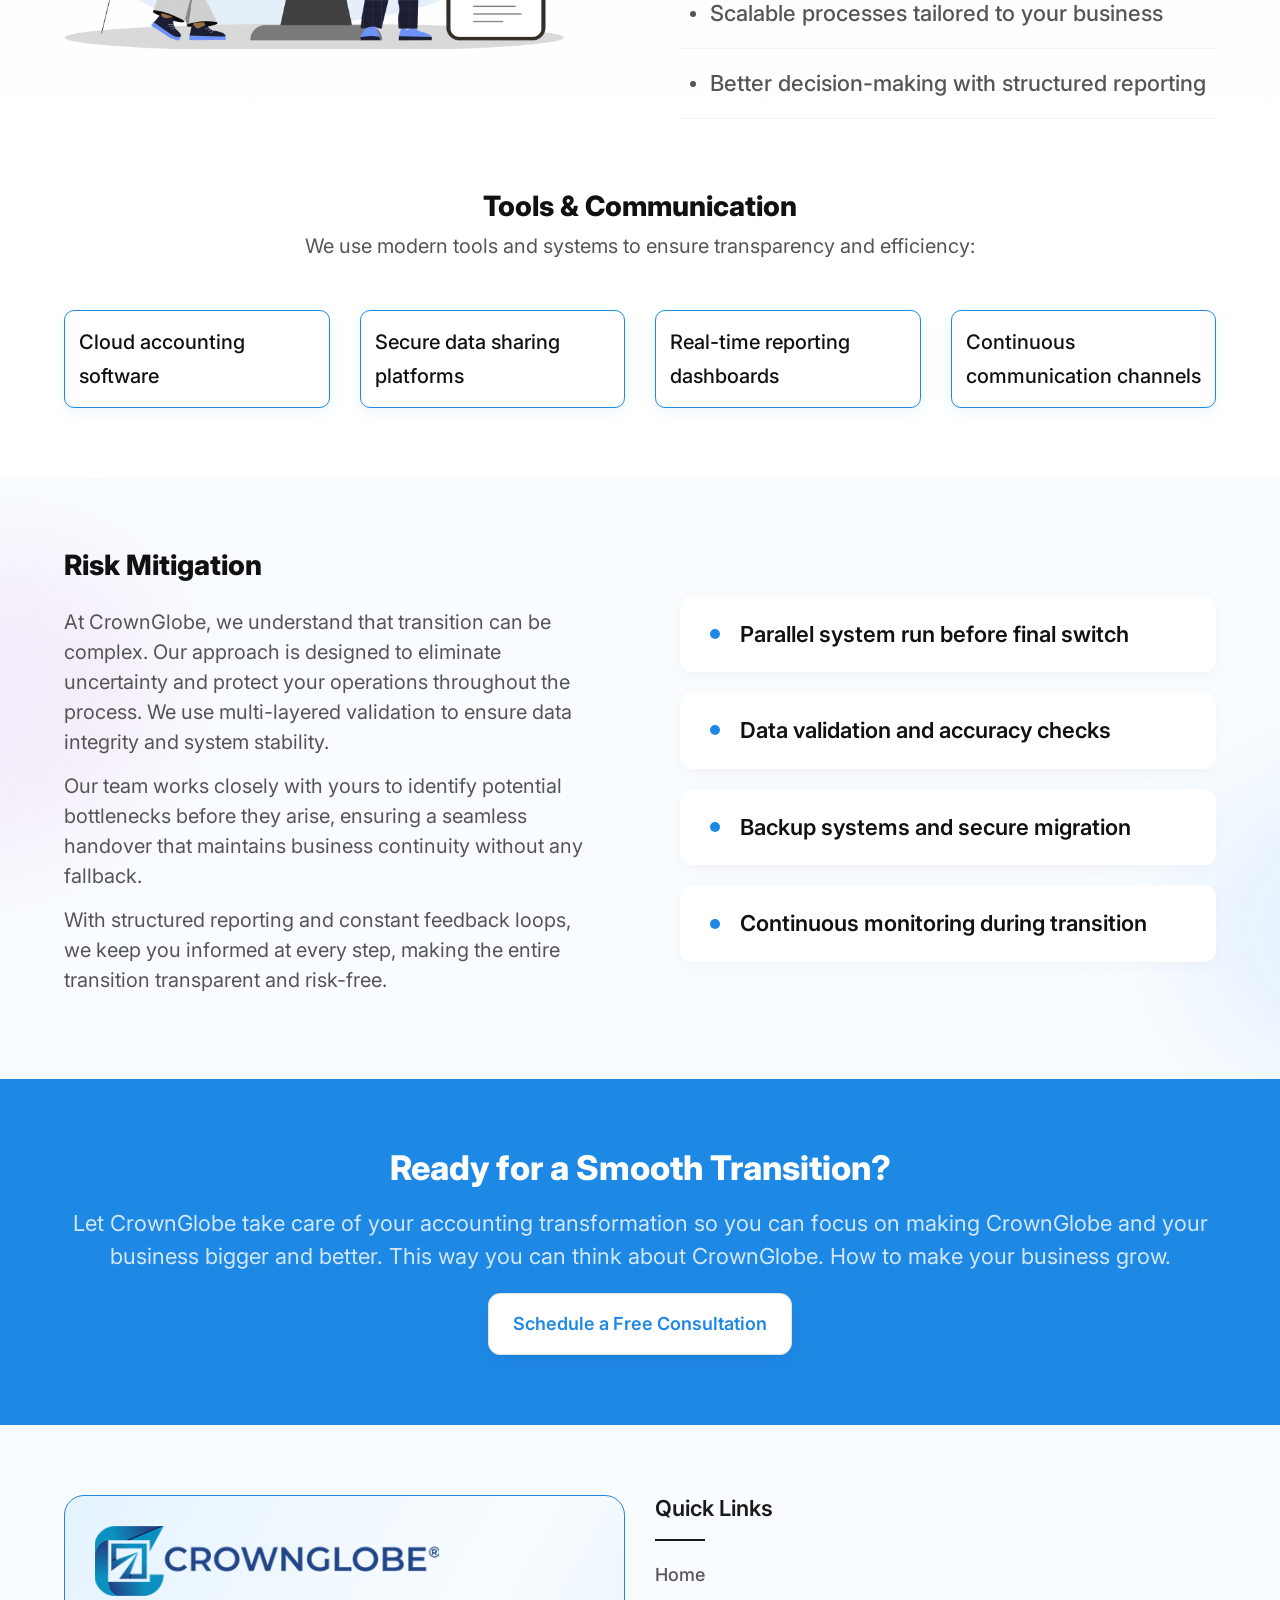
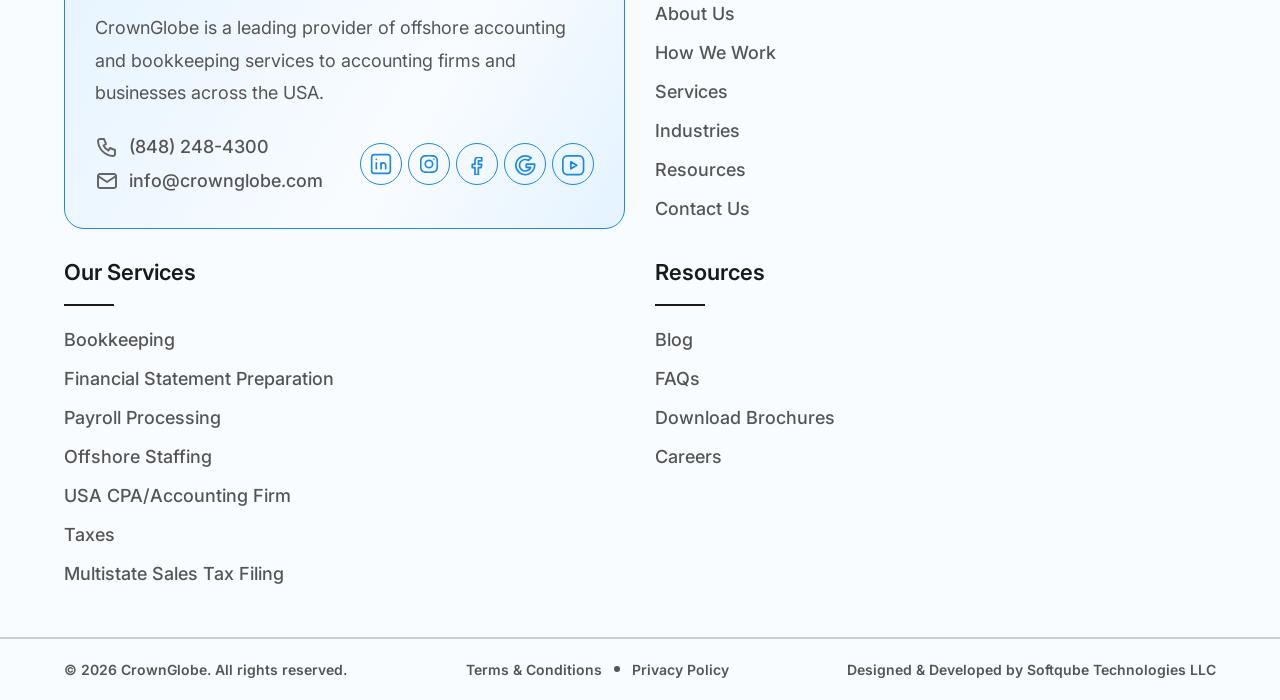
<file: transition.html>
<!doctype html>
<html lang="en">

<head>
    <meta charset="UTF-8" />
    <meta name="viewport" content="width=device-width, initial-scale=1.0" />
    <title>Crown Globe</title>
    <link href="https://cdn.jsdelivr.net/npm/bootstrap@5.3.3/dist/css/bootstrap.min.css" rel="stylesheet" />
    <link rel="stylesheet" href="https://cdn.jsdelivr.net/npm/swiper@11/swiper-bundle.min.css" />
    <link rel="stylesheet" href="style/style.css" />    
    <link rel="stylesheet" href="style/responsive.css" />
    <link rel="icon" type="image/svg+xml" href="media-images/favicon.svg" />
</head>

<body>
    <!-- Header Section -->
    <header class="custom-header bg-white shadow-sm">
        <nav class="navbar navbar-expand-xl py-0">
            <div class="cg-container navbar-nav flex-row gap-2 align-items-center w-100">
                <!-- Logo -->
                <a class="navbar-brand me-0" href="index.html">
                    <img src="media-images/logo.svg"
                        alt="Crown Globe - Offshore Accounting and Bookkeeping Services for USA Firms" height="40"
                        class="d-inline-block align-text-top">
                </a>
                <div class="d-flex gap-2xl-5 gap-3 align-items-center justify-content-end w-100">
                    <!-- Mobile Toggle -->
                    <button class="navbar-toggler" type="button" data-bs-toggle="collapse" data-bs-target="#navContent">
                        <span class="navbar-toggler-icon"></span>
                    </button>

                    <!-- Navigation Links -->
                    <div class="collapse navbar-collapse justify-content-center" id="navContent">
                        <div class="mobile-menu-header">
                            <a href="#"><img src="media-images/logo.svg"
                                    alt="Crown Globe - Global Accounting Intelligence" height="40"></a>
                            <button class="navbar-toggler close-btn" type="button" data-bs-toggle="collapse"
                                data-bs-target="#navContent">
                                <span>&times;</span>
                            </button>
                        </div>
                        <nav class="cg-custom-menu">
                            <ul>
                                <li><a href="index.html">Home</a></li>
                                <li><a href="about-us.html">About Us</a></li>
                                <li class="has-mega">
                                    <a href="javascript:void(0)">How We Work</a>
                                    <div class="mega-menu">
                                        <div class="mega-column">
                                            <ul class="inner-menu">
                                                <li><a href="engagement-models.html">Engagement Models</a></li>
                                                <li><a href="transition.html">Transition Process</a></li>
                                                <li><a href="for-tax.html">For Tax Professionals CPAs</a></li>
                                            </ul>
                                        </div>
                                    </div>
                                </li>
                                <li class="has-mega static-mega">
                                    <a href="services.html">Services</a>
                                    <div class="mega-menu grid-3-2">
                                        <div class="mega-column has-inner-mega">
                                            <a href="javascript:void(0)" class="mega-heading">Bookkeeping Services</a>
                                            <ul class="inner-menu">
                                                <li><a href="#">Xero Bookkeeping</a></li>
                                                <li><a href="#">QuickBooks Accounting</a></li>
                                                <li><a href="#">Catch up Bookkeeping</a></li>
                                            </ul>
                                        </div>
                                        <div class="mega-column has-inner-mega">
                                            <a href="javascript:void(0)" class="mega-heading">Business Setup
                                                Services</a>
                                            <ul class="inner-menu">
                                                <li><a href="#">LLC</a></li>
                                                <li><a href="#">S-Corp.</a></li>
                                                <li><a href="#">C-Corp.</a></li>
                                                <li><a href="#">Foreign Company</a></li>
                                            </ul>
                                        </div>
                                        <div class="mega-column has-inner-mega">
                                            <a href="javascript:void(0)" class="mega-heading">Tax Filing</a>
                                            <ul class="inner-menu">
                                                <li><a href="#">Individual Tax Filing</a></li>
                                                <li><a href="#">Business Tax Filing</a></li>
                                                <li><a href="#">Multistate Sales Tax Filing</a></li>
                                            </ul>
                                        </div>
                                        <div class="mega-column">
                                            <ul class="inner-menu">
                                                <li><a href="#">Remote Accounting</a></li>
                                                <li><a href="#">Financial Statement Preparation</a></li>
                                                <li><a href="#">Virtual CFO Services</a></li>
                                                <li><a href="#">Finance Automation</a></li>
                                                <li><a href="#">Power BI Visualization</a></li>
                                            </ul>
                                        </div>
                                        <div class="mega-column">
                                            <ul class="inner-menu">
                                                <li><a href="#">Payroll Processing</a></li>
                                                <li><a href="#">Year - End Finalization & Annual Checkup Services</a>
                                                </li>
                                                <li><a href="#">Outsourced Accounting</a></li>
                                                <li><a href="#">Multistate Sales Tax Filing</a></li>
                                            </ul>
                                        </div>
                                    </div>
                                </li>
                                <li class="has-mega static-mega">
                                    <a href="industries.html">Industry</a>
                                    <div class="mega-menu">
                                        <div class="mega-column">
                                            <ul class="inner-menu">
                                                <li><a href="#">Industry Specific Bookkeeping</a></li>
                                                <li><a href="#">Franchise Restaurant Bookkeeping</a></li>
                                                <li><a href="#">IT & AI Companies Bookkeeping</a></li>
                                            </ul>
                                        </div>
                                        <div class="mega-column">
                                            <ul class="inner-menu">
                                                <li><a href="#">Gas Station & Convenience Stores</a></li>
                                                <li><a href="#">Real-estate Agent Bookkeeping</a></li>
                                                <li><a href="#">Hotel Bookkeeping</a></li>
                                            </ul>
                                        </div>
                                        <div class="mega-column">
                                            <ul class="inner-menu">
                                                <li><a href="#">Dental Bookkeeping</a></li>
                                                <li><a href="#">Restaurant Bookkeeping</a></li>
                                                <li><a href="#">Liquor stores Bookkeeping</a></li>
                                            </ul>
                                        </div>
                                    </div>
                                </li>
                                <li class="has-mega">
                                    <a href="javascript:void(0)">Resources</a>
                                    <div class="mega-menu">
                                        <div class="mega-column">
                                            <ul class="inner-menu">
                                                <li><a href="#">Career</a></li>
                                                <li><a href="#">Blogs</a></li>
                                                <li><a href="videos.html">Videos</a></li>
                                                <li><a href="#">Brochures</a></li>
                                                <li><a href="#">Tax Tips</a></li>
                                            </ul>
                                        </div>
                                    </div>
                                </li>

                                <li><a href="contact.html">Contact Us</a></li>
                            </ul>
                        </nav>
                        <div class="d-xl-none my-3 w-100 px-3">
                            <a href="#" class="common-btn py-3 px-4 w-100 text-center">Get Free Quote</a>
                        </div>
                    </div>

                    <!-- Call to Action -->
                    <div class="d-none d-lg-block">
                        <a href="#" class="common-btn py-3 px-4">Get Free Quote</a>
                    </div>
                </div>
            </div>
        </nav>
    </header>
    <main>
        <!-- Hero section -->
        <section>
            <div class="coman-hero-bg" style="
            background: url(media-images/gredianthero.svg) no-repeat center
              center/cover;
          ">
                <div class="cg-container">
                    <div class="row-grid">
                        <div class="left-grid">
                            <img src="media-images/transition-hero-image.png"
                                alt="CrownGlobe Expert Accounting Video Library" title="CrownGlobe Video Library" />
                        </div>
                        <div class="right-grid">
                            <h1>Seamless Transition to <span>Smarter Accounting </span> Starts Here</h1>
                            <p>
                                Move your accounting,<b> bookkeeping services, and payroll </b>processes without
                                disruption. At
                                CrownGlobe, we ensure a smooth, secure, and structured transition tailored to your
                                business.
                            </p>
                            <a class="common-btn" href="#" title="Book Your Free Consultation">Start Your Transition
                                Today</a>
                        </div>
                    </div>
                </div>
            </div>
        </section>
        <!-- Overview -->
        <section>
            <div class="overview py-80">
                <div class="cg-container">
                    <div class="content-box">
                        <h2 class="">Overview</h2>
                    </div>
                    <div class="overview-detail">
                        <p>At CrownGlobe, we follow a streamlined and proven transition methodology to shift your
                            existing accounting setup into a more efficient, integrated environment
                            We understand that every business is unique whether you're managing <b>bookkeeping
                                services,</b>
                            evaluating <b>LLC vs sole proprietorship,</b> or handling complex <b>payroll systems</b> our
                            approach is
                            customized to your needs..</p>
                        <div class="overview-grid">
                            <div class="overview-item"><span>Zero disruption to operations</span></div>
                            <div class="overview-item"><span>Strong internal controls</span></div>
                            <div class="overview-item"><span>Data security and accuracy</span></div>
                            <div class="overview-item"><span>Transparent communication</span></div>
                        </div>
                    </div>
                </div>
            </div>
        </section>
        <section>
            <div class="industry-section py-80">
                <div class="cg-container">
                    <div class="section-header">
                        <h2>Our Transition Process</h2>
                    </div>

                    <div class="industry-tab-wrapper">
                        <!-- Vertical Tabs Nav -->
                        <div class="industry-nav" id="industryTab" role="tablist" aria-orientation="vertical">
                            <button class="nav-link" id="understanding-tab" data-bs-toggle="pill"
                                data-bs-target="#understanding" type="button" role="tab" aria-selected="false"
                                tabindex="1">
                                <div class="icon-box"><img src="media-images/Process-1.svg"
                                        alt="Step 1: Business Understanding - Analyze Current Accounting Processes"></div>
                                <span>Business Understanding</span>
                            </button>
                            <button class="nav-link active" id="gap-analysis-tab" data-bs-toggle="pill"
                                data-bs-target="#gap-analysis" type="button" role="tab" aria-selected="true"
                                tabindex="-1">
                                <div class="icon-box"><img src="media-images/Process-2.svg"
                                        alt="Gap Analysis & Scope Management Icon"></div>
                                <span>Gap Analysis & Scope Management</span>
                            </button>
                            <button class="nav-link" id="planning-tab" data-bs-toggle="pill" data-bs-target="#planning"
                                type="button" role="tab" aria-selected="false" tabindex="-1">
                                <div class="icon-box"><img src="media-images/Process-3.svg"
                                        alt="Step 3: Implementation Planning - Define Transition Roadmap and Tools"></div>
                                <span>Implementation Planning</span>
                            </button>
                            <button class="nav-link" id="transition-execution-tab" data-bs-toggle="pill"
                                data-bs-target="#transition-execution" type="button" role="tab" aria-selected="false"
                                tabindex="-1">
                                <div class="icon-box"><img src="media-images/Process-4.svg"
                                        alt="Transition & Execution Icon"></div>
                                <span>Transition & Execution</span>
                            </button>
                            <button class="nav-link" id="monitoring-tab" data-bs-toggle="pill"
                                data-bs-target="#monitoring" type="button" role="tab" aria-selected="false"
                                tabindex="-1">
                                <div class="icon-box"><img src="media-images/Process-5.svg"
                                        alt="Monitoring & Review Icon"></div>
                                <span>Monitoring & Review</span>
                            </button>
                        </div>

                        <!-- Tab Content -->
                        <div class="tab-content industry-content" id="industryTabContent">
                            <!-- Business Understanding Content -->
                            <div class="tab-pane fade" id="understanding" role="tabpanel"
                                aria-labelledby="understanding-tab">
                                <div class="content-header">
                                    <p>Driving profitability through channel-specific insights and automated
                                        reconciliation for high-volume transactions.</p>
                                    <h4>What we do</h4>
                                </div>
                                <div class="benefits-grid">
                                    <div class="benefit-item">
                                        <span class="dot" style="--pulse-color: #17ad87;"></span>
                                        <span>Analyze current documentation
                                            and process flow</span>
                                    </div>
                                    <div class="benefit-item">
                                        <span class="dot" style="--pulse-color: #17ad87;"></span>
                                        <span>Review internal controls, policies,
                                            and procedures</span>
                                    </div>
                                    <div class="benefit-item">
                                        <span class="dot" style="--pulse-color: #17ad87;"></span>
                                        <span>Assess volume and scope of
                                            outsourced work</span>
                                    </div>
                                    <div class="benefit-item">
                                        <span class="dot" style="--pulse-color: #17ad87;"></span>
                                        <span>Identify improvement
                                            areas</span>
                                    </div>
                                </div>
                                <div class="out-come-card">
                                    <h4>Outcome</h4>
                                    <p><b>Clear understanding of your business needs and transition scope</b></p>
                                </div>
                            </div>
                            <!-- Gap Analysis Content -->
                            <div class="tab-pane fade active show" id="gap-analysis" role="tabpanel"
                                aria-labelledby="gap-analysis-tab">
                                <div class="content-header">
                                    <p>We identify the gap between your current system and the optimized solution.</p>
                                    <h4>What we do</h4>
                                </div>
                                <div class="benefits-grid">
                                    <div class="benefit-item">
                                        <span class="dot" style="--pulse-color: #1E88E5;"></span>
                                        <span>Compare existing vs proposed
                                            systemsand process flow</span>
                                    </div>
                                    <div class="benefit-item">
                                        <span class="dot" style="--pulse-color: #1E88E5;"></span>
                                        <span>Identify risks and control
                                            gaps</span>
                                    </div>
                                    <div class="benefit-item">
                                        <span class="dot" style="--pulse-color: #1E88E5;"></span>
                                        <span>Define roles & responsibilities
                                            (RASCI Matrix)</span>
                                    </div>
                                    <div class="benefit-item">
                                        <span class="dot" style="--pulse-color: #1E88E5;"></span>
                                        <span>Finalize scope and transition
                                            timelines</span>
                                    </div>
                                </div>
                                <div class="out-come-card">
                                    <h4>Outcome</h4>
                                    <p><b>Defined roadmap with clear responsibilities and deliverables</b></p>
                                </div>
                            </div>
                            <!-- Implementation Planning Content -->
                            <div class="tab-pane fade" id="planning" role="tabpanel" aria-labelledby="planning-tab">
                                <div class="content-header">
                                    <p>We design a detailed transition strategy tailored to your requirements.
                                    </p>
                                    <h4>What we do</h4>
                                </div>
                                <div class="benefits-grid">
                                    <div class="benefit-item">
                                        <span class="dot" style="--pulse-color: #F2C200;"></span>
                                        <span>Allocate resources and
                                            infrastructure</span>
                                    </div>
                                    <div class="benefit-item">
                                        <span class="dot" style="--pulse-color: #F2C200;"></span>
                                        <span>Recommend suitable accounting
                                            and payroll software</span>
                                    </div>
                                    <div class="benefit-item">
                                        <span class="dot" style="--pulse-color: #F2C200;"></span>
                                        <span>Provide comparative analysis
                                            of tools</span>
                                    </div>
                                    <div class="benefit-item">
                                        <span class="dot" style="--pulse-color: #F2C200;"></span>
                                        <span>Plan for scalability and reporting
                                            needs</span>
                                    </div>
                                </div>
                                <div class="out-come-card">
                                    <h4>Outcome</h4>
                                    <p><b>Structured plan for smooth execution with the right tools</b></p>
                                </div>
                            </div>
                            <!-- Transition & Execution Content -->
                            <div class="tab-pane fade" id="transition-execution" role="tabpanel"
                                aria-labelledby="transition-execution-tab">
                                <div class="content-header">
                                    <p class="mb-0">This is where the actual migration and setup take place.</p>
                                    <p><b>Timeline : </b>Typically 1 to 3 months (depending on complexity)</p>
                                    <h4>What we do</h4>
                                </div>
                                <div class="benefits-grid">
                                    <div class="benefit-item">
                                        <span class="dot" style="--pulse-color: #BC4923;"></span>
                                        <span>Document all processes and
                                            workflows</span>
                                    </div>
                                    <div class="benefit-item">
                                        <span class="dot" style="--pulse-color: #BC4923;"></span>
                                        <span>Set up data collection and system
                                            migration</span>
                                    </div>
                                    <div class="benefit-item">
                                        <span class="dot" style="--pulse-color: #BC4923;"></span>
                                        <span>Enable parallel run with existing
                                            system</span>
                                    </div>
                                    <div class="benefit-item">
                                        <span class="dot" style="--pulse-color: #BC4923;"></span>
                                        <span>Track performance and communicate updates</span>
                                    </div>
                                </div>
                                <div class="out-come-card">
                                    <h4>Outcome</h4>
                                    <p><b>Fully functional system with minimal disruption</b></p>
                                </div>
                            </div>
                            <!-- Monitoring Content -->
                            <div class="tab-pane fade" id="monitoring" role="tabpanel" aria-labelledby="monitoring-tab">
                                <div class="content-header">
                                    <p>We continuously monitor performance and optimize processes.</p>
                                    <h4>What we do</h4>
                                </div>
                                <div class="benefits-grid">
                                    <div class="benefit-item">
                                        <span class="dot" style="--pulse-color: #B007ED;"></span>
                                        <span>Track all tasks against defined
                                            scope</span>
                                    </div>
                                    <div class="benefit-item">
                                        <span class="dot" style="--pulse-color: #B007ED;"></span>
                                        <span>Implement automation and control
                                            checkpoints</span>
                                    </div>
                                    <div class="benefit-item">
                                        <span class="dot" style="--pulse-color: #B007ED;"></span>
                                        <span>Provide regular progress
                                            reports</span>
                                    </div>
                                    <div class="benefit-item">
                                        <span class="dot" style="--pulse-color: #B007ED;"></span>
                                        <span>Collect feedback for continuous improvement</span>
                                    </div>
                                </div>
                                <div class="out-come-card">
                                    <h4>Outcome</h4>
                                    <p><b>Optimized, controlled, and efficient accounting operations</b></p>
                                </div>
                            </div>
                        </div>
                    </div>
                </div>
            </div>
        </section>
        <!-- Process Flow Overview -->
        <section>
            <div class="process-flow-section py-80">
                <div class="cg-container text-center">
                    <div class="section-header">
                        <h2>Process Flow Overview</h2>
                        <p>Our transition follows a phased and structured approach, ensuring every stage is validated
                            before moving forward:</p>
                    </div>

                    <div class="process-flow-wrapper">
                        <div class="process-flow-grid">
                            <div class="process-step">
                                <h4>Understand</h4>
                                <p>Discover Needs</p>
                            </div>
                            <div class="process-step">
                                <h4>Analyze</h4>
                                <p>Assess Gaps</p>
                            </div>
                            <div class="process-step">
                                <h4>Plan</h4>
                                <p>Define Roadmap</p>
                            </div>
                            <div class="process-step">
                                <h4>Execute</h4>
                                <p>Deliver Results</p>
                            </div>
                            <div class="process-step">
                                <h4>Optimize</h4>
                                <p>Refine and Improve</p>
                            </div>
                        </div>
                    </div>

                    <div class="ensure-section">
                        <span>This Ensure</span>
                        <div class="ensure-grid">
                            <div class="ensure-item"><span>Smooth onboarding</span></div>
                            <div class="ensure-item"><span>Reduced risks</span></div>
                            <div class="ensure-item"><span>Faster adoption</span></div>
                        </div>
                    </div>
                </div>
            </div>
        </section>
        <!-- Key Benefits -->
        <section>
            <div class="key-benefits py-80">
                <div class="cg-container">
                    <div class="key-benefits-wrapper">
                        <div class="key-benefits-left">
                            <img src="media-images/Key-Benefits-main.png" alt="Key Benefits of CrownGlobe Accounting Transition - Disruption-Free Migration and Secure Data Handling"
                                class="img-fluid">
                        </div>
                        <div class="key-benefits-right">
                            <h2>Key Benefits</h2>
                            <ul class="benefits-custom-list">
                                <li>Smooth and disruption-free transition</li>
                                <li>Strong internal control systems</li>
                                <li>Secure data migration and handling</li>
                                <li>Improved efficiency in bookkeeping and payroll</li>
                                <li>Scalable processes tailored to your business</li>
                                <li>Better decision-making with structured reporting</li>
                            </ul>
                        </div>
                    </div>
                </div>
            </div>
        </section>
        <!-- Tools & Communication -->
        <section>
            <div class="tools-communication-section pb-80">
                <div class="cg-container">
                    <div class="section-header">
                        <h2>Tools & Communication</h2>
                        <p>We use modern tools and systems to ensure transparency and efficiency:</p>
                    </div>
                    <div class="tools-communication-grid">
                        <div class="tools-communication-card">
                            <span>Cloud accounting software</span>
                        </div>
                        <div class="tools-communication-card">
                            <span>Secure data sharing platforms</span>
                        </div>
                        <div class="tools-communication-card">
                            <span>Real-time reporting dashboards</span>
                        </div>
                        <div class="tools-communication-card">
                            <span>Continuous communication channels</span>
                        </div>
                    </div>
                </div>
            </div>
        </section>
        <!-- Risk Mitigation -->
        <section>
            <div class="risk-mitigation common-bg-gradient-light py-80">
                <div class="cg-container">
                    <div class="risk-mitigation-wrapper">
                        <div class="risk-mitigation-left">
                            <h2>Risk Mitigation</h2>
                            <p>At CrownGlobe, we understand that transition can be complex. Our approach is designed to
                                eliminate uncertainty and protect your operations throughout the process. We use
                                multi-layered validation to ensure data integrity and system stability.</p>
                            <p>Our team works closely with yours to identify potential bottlenecks before they arise,
                                ensuring a seamless handover that maintains business continuity without any fallback.
                            </p>
                            <p>With structured reporting and constant feedback loops, we keep you informed at every
                                step, making the entire transition transparent and risk-free.</p>
                        </div>
                        <div class="risk-mitigation-right">
                            <div class="risk-item">
                                <span class="dot" style="--pulse-color: #1e88e5;"></span>
                                <span>Parallel system run before final switch</span>
                            </div>
                            <div class="risk-item">
                                <span class="dot" style="--pulse-color: #1e88e5;"></span>
                                <span>Data validation and accuracy checks</span>
                            </div>
                            <div class="risk-item">
                                <span class="dot" style="--pulse-color: #1e88e5;"></span>
                                <span>Backup systems and secure migration</span>
                            </div>
                            <div class="risk-item">
                                <span class="dot" style="--pulse-color: #1e88e5;"></span>
                                <span>Continuous monitoring during transition</span>
                            </div>
                        </div>
                    </div>
                </div>
            </div>
        </section>
        <!-- CTA Section -->
        <section>
            <div class="cta-section py-80">
                <div class="cta-wrapper">
                    <h2>Ready for a Smooth Transition?</h2>
                    <p>Let CrownGlobe take care of your accounting transformation so you can focus on making CrownGlobe
                        and your business bigger and better. This way you can think about CrownGlobe. How to make your
                        business grow.</p>

                    <a href="#" class="common-btn-white">Schedule a Free Consultation</a>
                </div>
            </div>
        </section>
    </main>
    <!-- Footer Section -->
    <footer class="footer-section">
        <div class="cg-container">
            <div class="footer-grid pt-80">
                <div class="footer-card">
                    <div class="footer-logo">
                        <img src="./media-images/logo.svg" alt="Crown Globe Logo - Corporate Finance and Tax Solutions">
                    </div>
                    <p>CrownGlobe is a leading provider of offshore accounting and bookkeeping services to accounting
                        firms and businesses across the USA.
                    </p>
                    <div class="footer-contact-links">
                        <ul>
                            <li>
                                <img src="./media-images/phone-icon.svg" alt="Contact Crown Globe via Phone">
                                <a href="tel:8482484300">(848) 248-4300</a>
                            </li>
                            <li>
                                <img src="./media-images/mail-icon.svg" alt="Email Crown Globe Support">
                                <a href="mailto:info@crownglobe.com">info@crownglobe.com</a>
                            </li>
                        </ul>
                        <ul>
                            <li><a href=""><img src="./media-images/linkdin.svg"
                                        alt="Connect with Crown Globe on LinkedIn"></a></li>
                            <li><a href=""><img src="./media-images/instagram.svg"
                                        alt="Follow Crown Globe on Instagram"></a></li>
                            <li><a href=""><img src="./media-images/facebook.svg"
                                        alt="Like Crown Globe on Facebook"></a></li>
                            <li><a href=""><img src="./media-images/google.svg" alt="Find Crown Globe on Google"></a>
                            </li>
                            <li><a href=""><img src="./media-images/youtube.svg"
                                        alt="Subscribe to Crown Globe on YouTube"></a></li>
                        </ul>
                    </div>
                </div>
                <div class="footer-column">
                    <h4>Quick Links</h4>
                    <ul>
                        <li><a href="index.html">Home</a></li>
                        <li><a href="about-us.html">About Us</a></li>
                        <li><a href="#">How We Work</a></li>
                        <li><a href="services.html">Services</a></li>
                        <li><a href="industries.html">Industries</a></li>
                        <li><a href="#">Resources</a></li>
                        <li><a href="contact.html">Contact Us</a></li>
                    </ul>
                </div>
                <div class="footer-column">
                    <h4>Our Services</h4>
                    <ul>
                        <li><a href="#">Bookkeeping</a></li>
                        <li><a href="#">Financial Statement Preparation</a></li>
                        <li><a href="#">Payroll Processing</a></li>
                        <li><a href="#">Offshore Staffing</a></li>
                        <li><a href="#">USA CPA/Accounting Firm</a></li>
                        <li><a href="#">Taxes</a></li>
                        <li><a href="#">Multistate Sales Tax Filing</a></li>
                    </ul>
                </div>
                <div class="footer-column">
                    <h4>Resources</h4>
                    <ul>
                        <li><a href="#">Blog</a></li>
                        <li><a href="#">FAQs</a></li>
                        <li><a href="#">Download Brochures</a></li>
                        <li><a href="#">Careers</a></li>
                    </ul>
                </div>
            </div>
        </div>
        <hr style="border: 1px solid #CCCCCC;" />
        <div class="cg-container">
            <div class="footer-bottom-grid">
                <div class="copyright">
                    <p>&copy; 2026 CrownGlobe. All rights reserved.</p>
                </div>
                <div class="terms-condition">
                    <ul>
                        <li><a href="">Terms & Conditions</a></li>
                        <li><a href="">Privacy Policy</a></li>
                    </ul>
                </div>
                <div class="design-by">
                    <p>Designed & Developed by <a href="#">Softqube Technologies LLC</a></p>
                </div>
            </div>
        </div>
    </footer>
    <script src="https://cdn.jsdelivr.net/npm/swiper@11/swiper-bundle.min.js"></script>
    <script src="https://cdn.jsdelivr.net/npm/bootstrap@5.3.3/dist/js/bootstrap.bundle.min.js"></script>
    <script src="https://code.jquery.com/jquery-3.7.1.min.js"></script>
    <script src="js/index.js"></script>
</body>

</html>
</file>
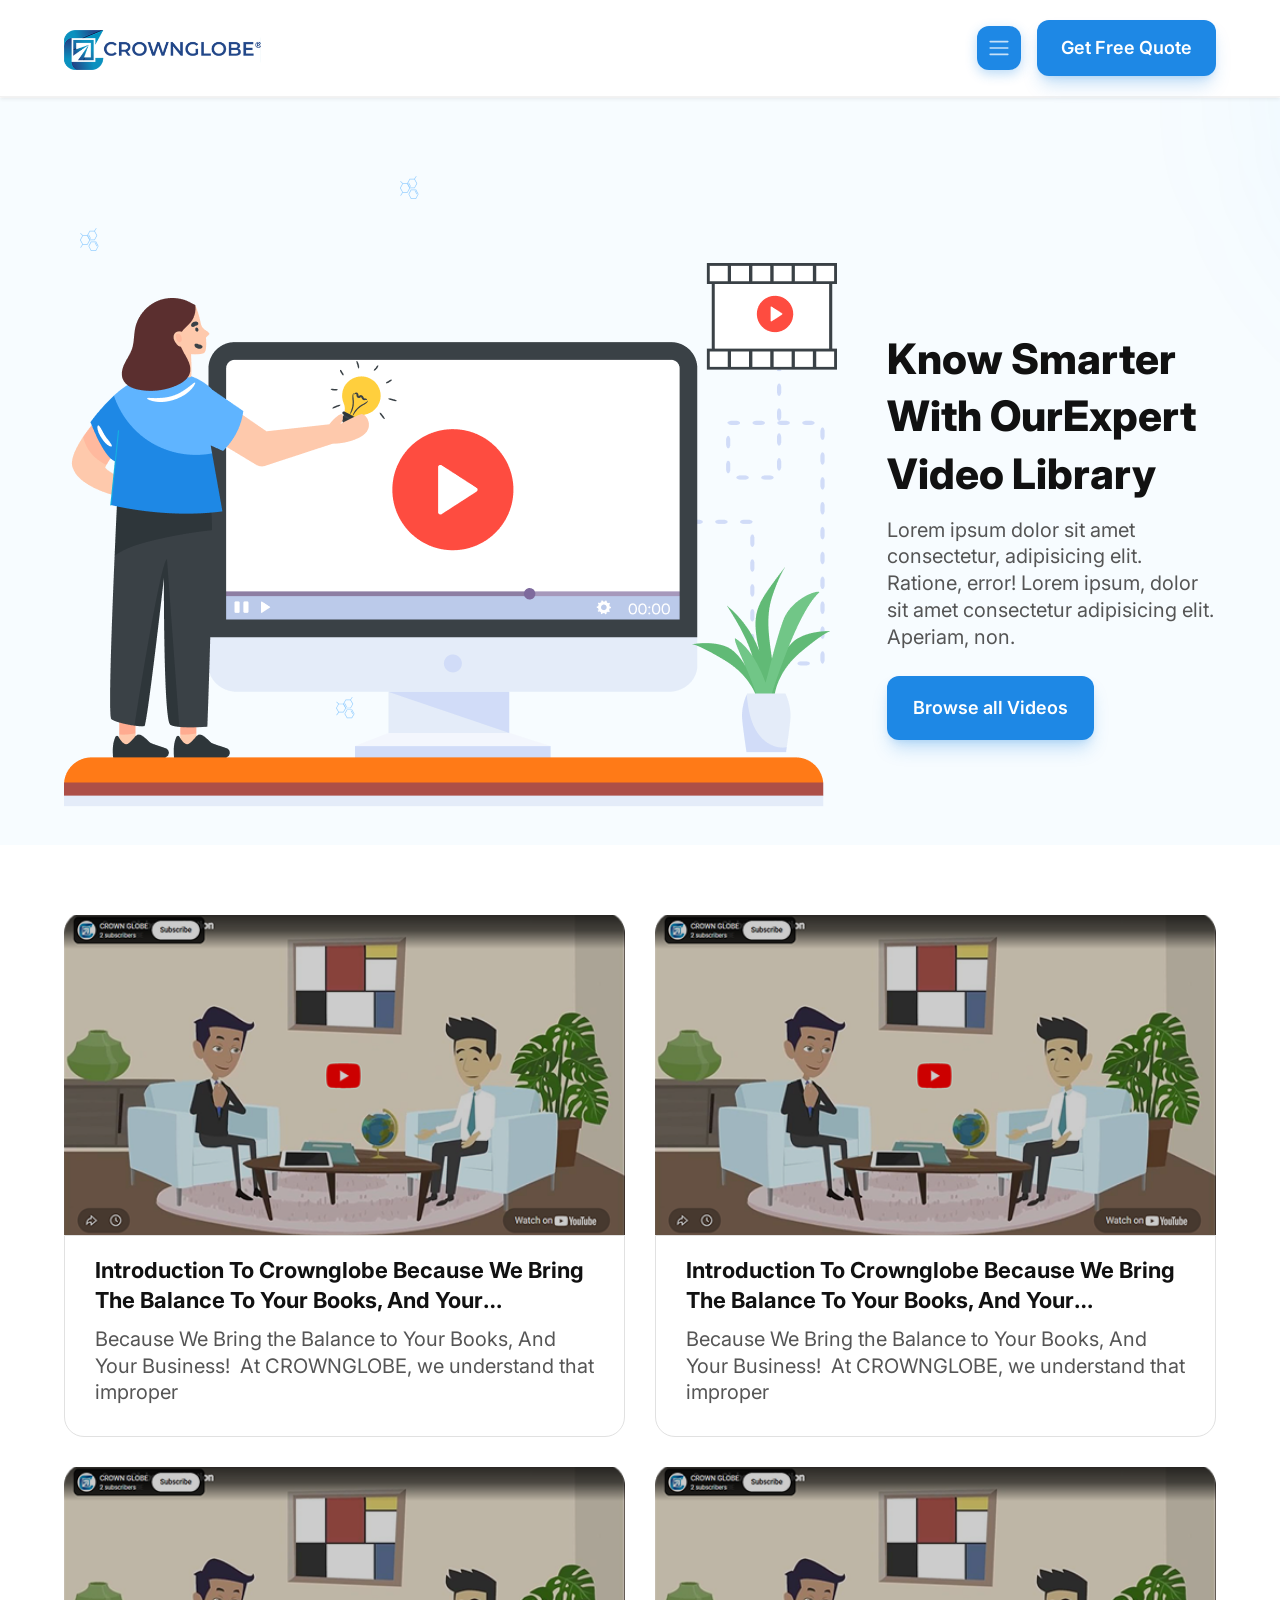
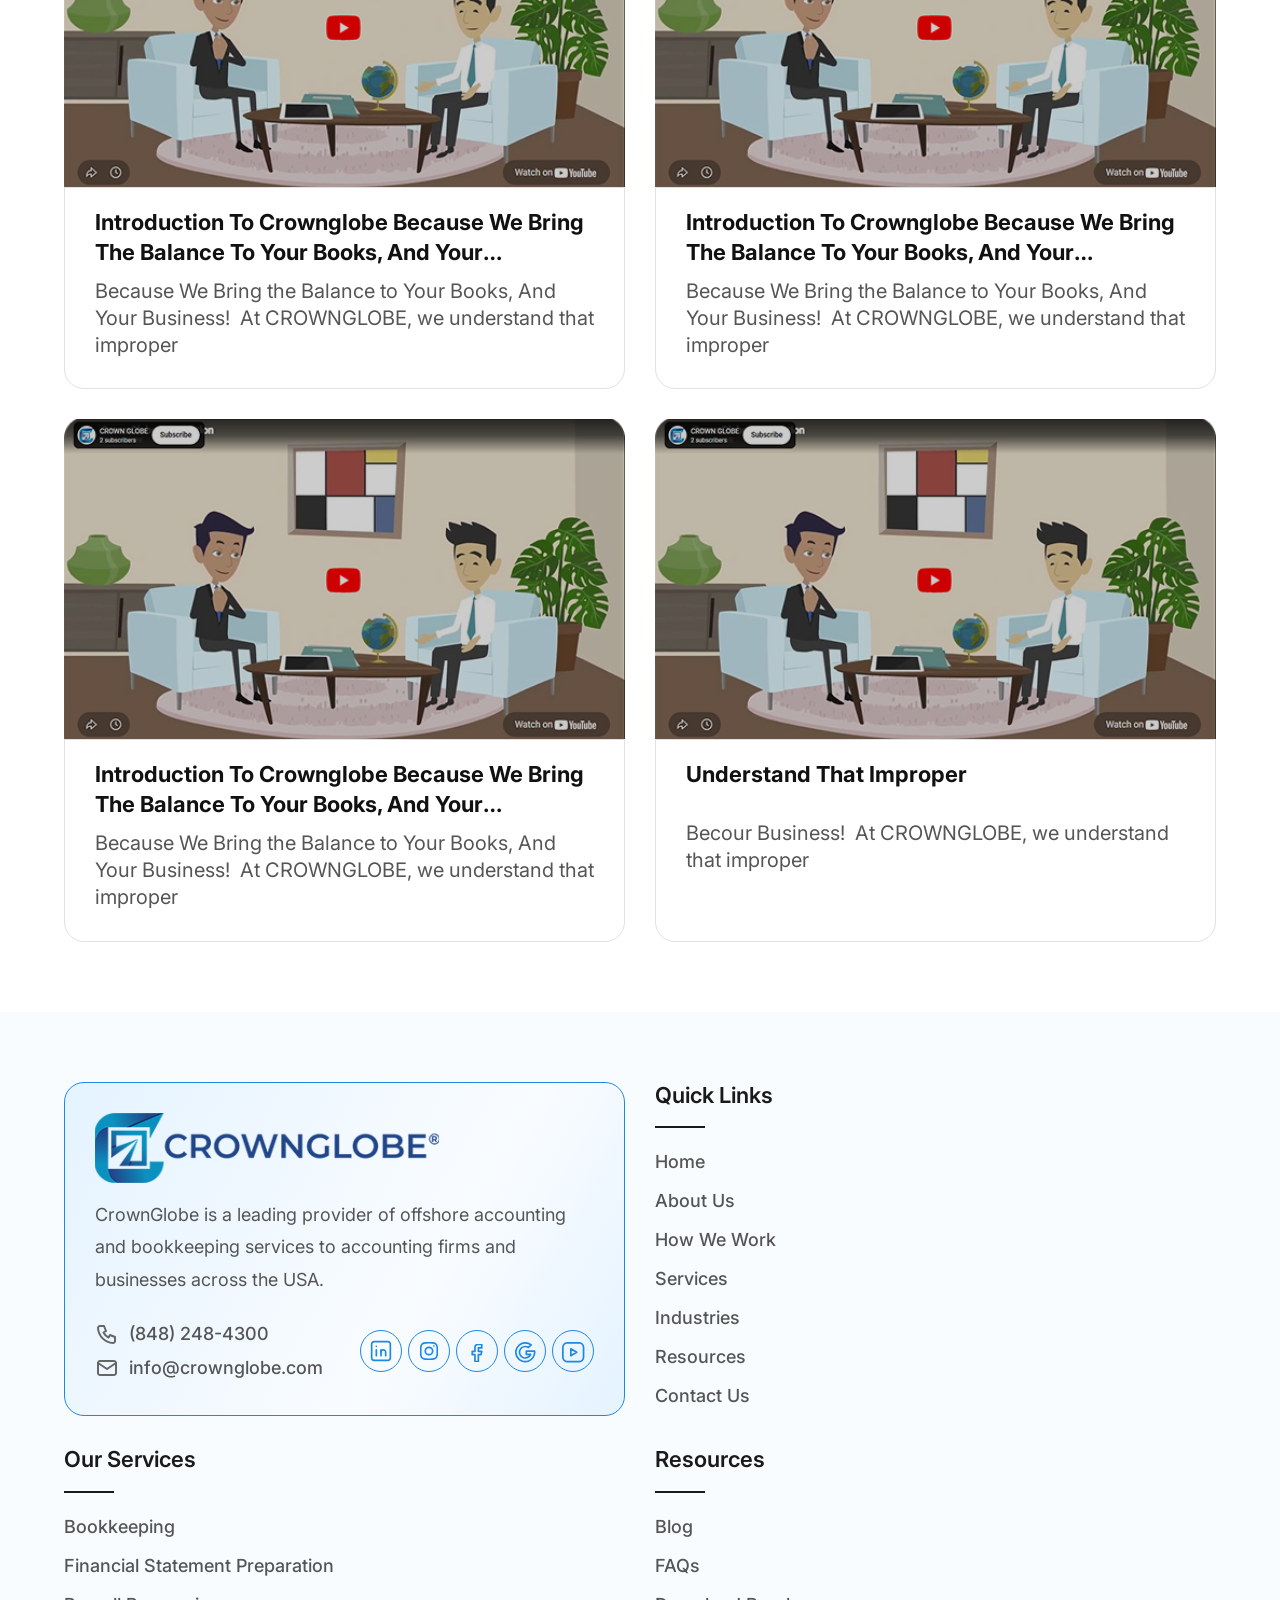
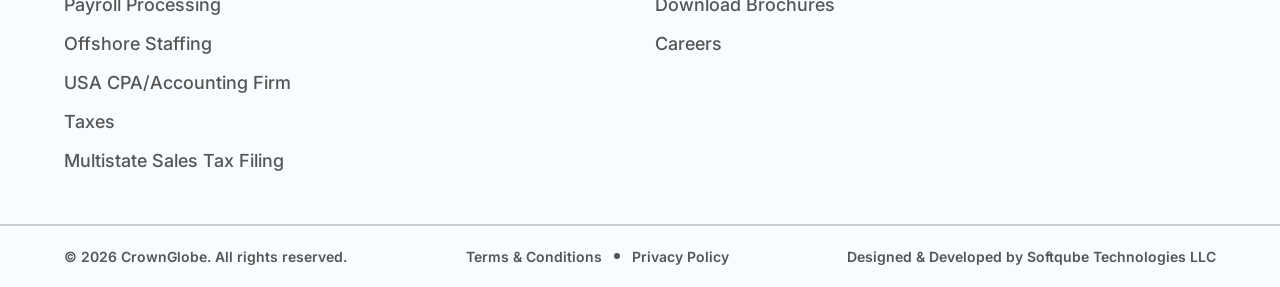
<file: videos.html>
<!doctype html>
<html lang="en">

<head>
    <meta charset="UTF-8" />
    <meta name="viewport" content="width=device-width, initial-scale=1.0" />
    <title>Crown Globe</title>
    <link href="https://cdn.jsdelivr.net/npm/bootstrap@5.3.3/dist/css/bootstrap.min.css" rel="stylesheet" />
    <link rel="stylesheet" href="https://cdn.jsdelivr.net/npm/swiper@11/swiper-bundle.min.css" />
    <link rel="stylesheet" href="style/style.css" />    
    <link rel="stylesheet" href="style/responsive.css" />
    <link rel="stylesheet" href="https://cdn.jsdelivr.net/npm/@fancyapps/ui@5.0/dist/fancybox/fancybox.css" />
    <link rel="icon" type="image/svg+xml" href="media-images/favicon.svg" />
</head>

<body>
    <!-- Header Section -->
    <header class="custom-header bg-white shadow-sm">
        <nav class="navbar navbar-expand-xl py-0">
            <div class="cg-container navbar-nav flex-row gap-2 align-items-center w-100">
                <!-- Logo -->
                <a class="navbar-brand me-0" href="index.html">
                    <img src="media-images/logo.svg"
                        alt="Crown Globe - Offshore Accounting and Bookkeeping Services for USA Firms" height="40"
                        class="d-inline-block align-text-top">
                </a>
                <div class="d-flex gap-2xl-5 gap-3 align-items-center justify-content-end w-100">
                    <!-- Mobile Toggle -->
                    <button class="navbar-toggler" type="button" data-bs-toggle="collapse" data-bs-target="#navContent">
                        <span class="navbar-toggler-icon"></span>
                    </button>

                    <!-- Navigation Links -->
                    <div class="collapse navbar-collapse justify-content-center" id="navContent">
                        <div class="mobile-menu-header">
                            <a href="#"><img src="media-images/logo.svg"
                                    alt="Crown Globe - Global Accounting Intelligence" height="40"></a>
                            <button class="navbar-toggler close-btn" type="button" data-bs-toggle="collapse"
                                data-bs-target="#navContent">
                                <span>&times;</span>
                            </button>
                        </div>
                        <nav class="cg-custom-menu">
                            <ul>
                                <li><a href="index.html">Home</a></li>
                                <li><a href="about-us.html">About Us</a></li>
                                <li class="has-mega">
                                    <a href="javascript:void(0)">How We Work</a>
                                    <div class="mega-menu">
                                        <div class="mega-column">
                                            <ul class="inner-menu">
                                                <li><a href="engagement-models.html">Engagement Models</a></li>
                                                <li><a href="transition.html">Transition Process</a></li>
                                                <li><a href="for-tax.html">For Tax Professionals CPAs</a></li>
                                            </ul>
                                        </div>
                                    </div>
                                </li>
                                <li class="has-mega static-mega">
                                    <a href="services.html">Services</a>
                                    <div class="mega-menu grid-3-2">
                                        <div class="mega-column has-inner-mega">
                                            <a href="javascript:void(0)" class="mega-heading">Bookkeeping Services</a>
                                            <ul class="inner-menu">
                                                <li><a href="#">Xero Bookkeeping</a></li>
                                                <li><a href="#">QuickBooks Accounting</a></li>
                                                <li><a href="#">Catch up Bookkeeping</a></li>
                                            </ul>
                                        </div>
                                        <div class="mega-column has-inner-mega">
                                            <a href="javascript:void(0)" class="mega-heading">Business Setup
                                                Services</a>
                                            <ul class="inner-menu">
                                                <li><a href="#">LLC</a></li>
                                                <li><a href="#">S-Corp.</a></li>
                                                <li><a href="#">C-Corp.</a></li>
                                                <li><a href="#">Foreign Company</a></li>
                                            </ul>
                                        </div>
                                        <div class="mega-column has-inner-mega">
                                            <a href="javascript:void(0)" class="mega-heading">Tax Filing</a>
                                            <ul class="inner-menu">
                                                <li><a href="#">Individual Tax Filing</a></li>
                                                <li><a href="#">Business Tax Filing</a></li>
                                                <li><a href="#">Multistate Sales Tax Filing</a></li>
                                            </ul>
                                        </div>
                                        <div class="mega-column">
                                            <ul class="inner-menu">
                                                <li><a href="#">Remote Accounting</a></li>
                                                <li><a href="#">Financial Statement Preparation</a></li>
                                                <li><a href="#">Virtual CFO Services</a></li>
                                                <li><a href="#">Finance Automation</a></li>
                                                <li><a href="#">Power BI Visualization</a></li>
                                            </ul>
                                        </div>
                                        <div class="mega-column">
                                            <ul class="inner-menu">
                                                <li><a href="#">Payroll Processing</a></li>
                                                <li><a href="#">Year - End Finalization & Annual Checkup Services</a>
                                                </li>
                                                <li><a href="#">Outsourced Accounting</a></li>
                                                <li><a href="#">Multistate Sales Tax Filing</a></li>
                                            </ul>
                                        </div>
                                    </div>
                                </li>
                                <li class="has-mega static-mega">
                                    <a href="industries.html">Industry</a>
                                    <div class="mega-menu">
                                        <div class="mega-column">
                                            <ul class="inner-menu">
                                                <li><a href="#">Industry Specific Bookkeeping</a></li>
                                                <li><a href="#">Franchise Restaurant Bookkeeping</a></li>
                                                <li><a href="#">IT & AI Companies Bookkeeping</a></li>
                                            </ul>
                                        </div>
                                        <div class="mega-column">
                                            <ul class="inner-menu">
                                                <li><a href="#">Gas Station & Convenience Stores</a></li>
                                                <li><a href="#">Real-estate Agent Bookkeeping</a></li>
                                                <li><a href="#">Hotel Bookkeeping</a></li>
                                            </ul>
                                        </div>
                                        <div class="mega-column">
                                            <ul class="inner-menu">
                                                <li><a href="#">Dental Bookkeeping</a></li>
                                                <li><a href="#">Restaurant Bookkeeping</a></li>
                                                <li><a href="#">Liquor stores Bookkeeping</a></li>
                                            </ul>
                                        </div>
                                    </div>
                                </li>
                                <li class="has-mega">
                                    <a href="javascript:void(0)">Resources</a>
                                    <div class="mega-menu">
                                        <div class="mega-column">
                                            <ul class="inner-menu">
                                                <li><a href="#">Career</a></li>
                                                <li><a href="#">Blogs</a></li>
                                                <li><a href="videos.html">Videos</a></li>
                                                <li><a href="#">Brochures</a></li>
                                                <li><a href="#">Tax Tips</a></li>
                                            </ul>
                                        </div>
                                    </div>
                                </li>

                                <li><a href="contact.html">Contact Us</a></li>
                            </ul>
                        </nav>
                        <div class="d-xl-none my-3 w-100 px-3">
                            <a href="#" class="common-btn py-3 px-4 w-100 text-center">Get Free Quote</a>
                        </div>
                    </div>

                    <!-- Call to Action -->
                    <div class="d-none d-lg-block">
                        <a href="#" class="common-btn py-3 px-4">Get Free Quote</a>
                    </div>
                </div>
            </div>
        </nav>
    </header>
    <main>
        <!-- Hero section -->
        <section>
            <div class="coman-hero-bg" style="
            background: url(media-images/gredianthero.svg) no-repeat center
              center/cover;
          ">
                <div class="cg-container">
                    <div class="row-grid">
                        <div class="left-grid">
                            <img src="media-images/video-banner.png" alt="CrownGlobe Expert Accounting Video Library - Learn Bookkeeping and Tax Tips"
                                title="CrownGlobe Video Library" />
                        </div>
                        <div class="right-grid">
                            <h1>Know Smarter With OurExpert Video Library</h1>
                            <p>Lorem ipsum dolor sit amet consectetur, adipisicing elit. Ratione, error! Lorem ipsum,
                                dolor sit amet consectetur adipisicing elit. Aperiam, non.</p>
                            <a class="common-btn" href="#" title="Book Your Free Consultation">Browse all Videos</a>
                        </div>
                    </div>
                </div>
            </div>
        </section>
        <section>
            <div class="video-main py-80">
                <div class="cg-container">
                    <div class="video-grid">
                        <a href="https://www.youtube.com/watch?v=ysz5S6PUM-U" data-fancybox="gallery" class="video-card">
                            <img src="./media-images/yt-1.png" alt="CrownGlobe Accounting and Bookkeeping Expert Video Tutorial">
                            <div class="video-content">
                                <h3>Introduction to Crownglobe Because We Bring the Balance to Your Books, And Your
                                    Business!&nbsp; At CROWNGLOBE, we
                                    understand that improper</h3>
                                <p>Because We Bring the Balance to Your Books, And Your Business!&nbsp; At CROWNGLOBE, we
                                    understand that improper</p>
                            </div>
                        </a>
                        <a href="#" class="video-card">
                            <img src="./media-images/yt-1.png" alt="CrownGlobe Accounting and Bookkeeping Expert Video Tutorial">
                            <div class="video-content">
                                <h3>Introduction to Crownglobe Because We Bring the Balance to Your Books, And Your
                                    Business!  At CROWNGLOBE, we
                                    understand that improper</h3>
                                <p>Because We Bring the Balance to Your Books, And Your Business!  At CROWNGLOBE, we
                                    understand that improper</p>
                            </div>
                        </a>
                        <a href="#" class="video-card">
                            <img src="./media-images/yt-1.png" alt="CrownGlobe Accounting and Bookkeeping Expert Video Tutorial">
                            <div class="video-content">
                                <h3>Introduction to Crownglobe Because We Bring the Balance to Your Books, And Your
                                    Business!  At CROWNGLOBE, we
                                    understand that improper</h3>
                                <p>Because We Bring the Balance to Your Books, And Your Business!  At CROWNGLOBE, we
                                    understand that improper</p>
                            </div>
                        </a>
                        <a href="#" class="video-card">
                            <img src="./media-images/yt-1.png" alt="CrownGlobe Accounting and Bookkeeping Expert Video Tutorial">
                            <div class="video-content">
                                <h3>Introduction to Crownglobe Because We Bring the Balance to Your Books, And Your
                                    Business!  At CROWNGLOBE, we
                                    understand that improper</h3>
                                <p>Because We Bring the Balance to Your Books, And Your Business!  At CROWNGLOBE, we
                                    understand that improper</p>
                            </div>
                        </a>
                        <a href="#" class="video-card">
                            <img src="./media-images/yt-1.png" alt="CrownGlobe Accounting and Bookkeeping Expert Video Tutorial">
                            <div class="video-content">
                                <h3>Introduction to Crownglobe Because We Bring the Balance to Your Books, And Your
                                    Business!  At CROWNGLOBE, we
                                    understand that improper</h3>
                                <p>Because We Bring the Balance to Your Books, And Your Business!  At CROWNGLOBE, we
                                    understand that improper</p>
                            </div>
                        </a>
                        <a href="#" class="video-card">
                            <img src="./media-images/yt-1.png" alt="CrownGlobe Accounting and Bookkeeping Expert Video Tutorial">
                            <div class="video-content">
                                <h3>understand that improper</h3>
                                <p>Becour Business!  At CROWNGLOBE, we
                                    understand that improper</p>
                            </div>
                        </a>
                    </div>
                </div>
            </div>
        </section>
    </main>
    <!-- Footer Section -->
    <footer class="footer-section">
        <div class="cg-container">
            <div class="footer-grid pt-80">
                <div class="footer-card">
                    <div class="footer-logo">
                        <img src="./media-images/logo.svg" alt="Crown Globe Logo - Corporate Finance and Tax Solutions">
                    </div>
                    <p>CrownGlobe is a leading provider of offshore accounting and bookkeeping services to accounting
                        firms and businesses across the USA.
                    </p>
                    <div class="footer-contact-links">
                        <ul>
                            <li>
                                <img src="./media-images/phone-icon.svg" alt="Contact Crown Globe via Phone">
                                <a href="tel:8482484300">(848) 248-4300</a>
                            </li>
                            <li>
                                <img src="./media-images/mail-icon.svg" alt="Email Crown Globe Support">
                                <a href="mailto:info@crownglobe.com">info@crownglobe.com</a>
                            </li>
                        </ul>
                        <ul>
                            <li><a href=""><img src="./media-images/linkdin.svg"
                                        alt="Connect with Crown Globe on LinkedIn"></a></li>
                            <li><a href=""><img src="./media-images/instagram.svg"
                                        alt="Follow Crown Globe on Instagram"></a></li>
                            <li><a href=""><img src="./media-images/facebook.svg"
                                        alt="Like Crown Globe on Facebook"></a></li>
                            <li><a href=""><img src="./media-images/google.svg" alt="Find Crown Globe on Google"></a>
                            </li>
                            <li><a href=""><img src="./media-images/youtube.svg"
                                        alt="Subscribe to Crown Globe on YouTube"></a></li>
                        </ul>
                    </div>
                </div>
                <div class="footer-column">
                    <h4>Quick Links</h4>
                    <ul>
                        <li><a href="index.html">Home</a></li>
                        <li><a href="about-us.html">About Us</a></li>
                        <li><a href="#">How We Work</a></li>
                        <li><a href="services.html">Services</a></li>
                        <li><a href="industries.html">Industries</a></li>
                        <li><a href="#">Resources</a></li>
                        <li><a href="contact.html">Contact Us</a></li>
                    </ul>
                </div>
                <div class="footer-column">
                    <h4>Our Services</h4>
                    <ul>
                        <li><a href="#">Bookkeeping</a></li>
                        <li><a href="#">Financial Statement Preparation</a></li>
                        <li><a href="#">Payroll Processing</a></li>
                        <li><a href="#">Offshore Staffing</a></li>
                        <li><a href="#">USA CPA/Accounting Firm</a></li>
                        <li><a href="#">Taxes</a></li>
                        <li><a href="#">Multistate Sales Tax Filing</a></li>
                    </ul>
                </div>
                <div class="footer-column">
                    <h4>Resources</h4>
                    <ul>
                        <li><a href="#">Blog</a></li>
                        <li><a href="#">FAQs</a></li>
                        <li><a href="#">Download Brochures</a></li>
                        <li><a href="#">Careers</a></li>
                    </ul>
                </div>
            </div>
        </div>
        <hr style="border: 1px solid #CCCCCC;" />
        <div class="cg-container">
            <div class="footer-bottom-grid">
                <div class="copyright">
                    <p>&copy; 2026 CrownGlobe. All rights reserved.</p>
                </div>
                <div class="terms-condition">
                    <ul>
                        <li><a href="">Terms & Conditions</a></li>
                        <li><a href="">Privacy Policy</a></li>
                    </ul>
                </div>
                <div class="design-by">
                    <p>Designed & Developed by <a href="#">Softqube Technologies LLC</a></p>
                </div>
            </div>
        </div>
    </footer>
    <script src="https://cdn.jsdelivr.net/npm/swiper@11/swiper-bundle.min.js"></script>
    <script src="https://cdn.jsdelivr.net/npm/bootstrap@5.3.3/dist/js/bootstrap.bundle.min.js"></script>
    <script src="https://code.jquery.com/jquery-3.7.1.min.js"></script>
    <script src="https://cdn.jsdelivr.net/npm/@fancyapps/ui@5.0/dist/fancybox/fancybox.umd.js"></script>
    <script>
        Fancybox.bind("[data-fancybox]", {
            // Your custom options
        });
    </script>
    <script src="js/index.js"></script>
</body>

</html>
</file>
<file: style/style.css>
@import url("https://fonts.googleapis.com/css2?family=Inter:ital,opsz,wght@0,14..32,100..900;1,14..32,100..900&display=swap");

:root {
  --inter: "Inter";
  --cg-container: 1620px;
  --blue: #1e88e5;
  --black: #111111;
  --dark: #1a1a1a;
  --grey: #555555;
  --white: #ffffff;
  --lightblue: #e5f1fc;
  --green-light: #17ad87;
  --yellow: #f2c200;
  --orange: #bc4923;
  --purple: #b007ed;
  --cyan-light: #00cfd9;
  --light-blue-bg: #f8fcff;
  --border-color: #dfdfdf;
  --tab-bg-color: #fffffa;
  --blue-ring-color: #cee9ff;
  --blue-card-bg: #eff6ff;
  --border-card-color: #dedede;
  --light-grey-border-color: #e1e1e1;
  --blue-btn-shadow:
    0 12.292px 18.438px -3.688px rgba(30, 136, 229, 0.25),
    0 4.917px 7.375px -4.917px rgba(30, 136, 229, 0.25);
  /* Font Sizes */
  --font-54: 54px;
  --font-52: 52px;
  --font-46: 46px;
  --font-44: 44px;
  --font-36: 36px;
  --font-32: 32px;
  --font-30: 30px;
  --font-26: 26px;
  --font-24: 24px;
  --font-22: 22px;
  --font-20: 20px;
  --font-18: 18px;
  --font-16: 16px;
  --font-14: 14px;
}

html {
  scroll-behavior: smooth;
}

* {
  padding: 0;
  margin: 0;
  box-sizing: border-box;
}

h1,
h2,
h3,
h4,
h5,
h6 {
  margin: 0;
}

a:focus-visible {
  outline: none !important;
}

.post,
.page {
  margin: 0;
}

.row {
  margin: 0;
}

p,
ul {
  margin: 0;
  padding: 0;
}

.row>* {
  padding-left: 0;
  padding-right: 0;
}

body {
  width: 100%;
  font-family: var(--inter);
}

a {
  text-decoration: none;
  color: inherit;
}

.cg-container {
  width: 100%;
  max-width: var(--cg-container);
  margin: 0 auto;
}

.py-80 {
  padding: 80px 0px;
}

.pb-80 {
  padding-bottom: 80px;
}

.pt-80 {
  padding-top: 80px;
}

h1 {
  color: var(--black);
  font-family: var(--inter);
  font-size: var(--font-54);
  font-style: normal;
  font-weight: 800;
  line-height: 136%;
  text-transform: capitalize;
}

h1 span {
  color: var(--blue);
}

h2 {
  color: var(--black);
  text-align: center;
  font-family: var(--inter);
  font-size: var(--font-36);
  font-style: normal;
  font-weight: 800;
  line-height: 122%;
}

h3 {
  color: var(--black);
  font-family: var(--inter);
  font-size: var(--font-26);
  font-style: normal;
  font-weight: 600;
  line-height: 140%;
  text-transform: capitalize;
}

p {
  color: var(--grey);
  font-family: var(--inter);
  font-size: var(--font-20);
  font-style: normal;
  font-weight: 400;
  line-height: 134%;
}

p b {
  color: var(--black);
  font-weight: 700;
}

a.common-btn {
  display: inline-flex;
  align-items: center;
  justify-content: center;
  position: relative;
  overflow: hidden;
  color: var(--white);
  text-align: center;
  font-family: var(--inter);
  font-size: var(--font-18);
  font-style: normal;
  font-weight: 600;
  line-height: 134%;
  border-radius: 12px;
  background: var(--blue);
  box-shadow:
    0 12px 18px -4px rgba(30, 136, 229, 0.25),
    0 4px 8px -4px rgba(30, 136, 229, 0.25);
  padding: 20px 26px;
  transition: all 0.4s cubic-bezier(0.23, 1, 0.32, 1);
  z-index: 1;
}

a.common-btn::before,
a.common-btn-white::before {
  content: "";
  position: absolute;
  top: 0;
  left: -100%;
  width: 100%;
  height: 100%;
  background: linear-gradient(90deg,
      transparent,
      rgba(255, 255, 255, 0.4),
      transparent);
  transition: all 0.6s ease;
  z-index: -1;
}

a.common-btn:hover {
  box-shadow:
    0 20px 30px -10px rgba(30, 136, 229, 0.4),
    0 10px 15px -5px rgba(30, 136, 229, 0.3);
  background: #2196f3;
}

a.common-btn:hover::before,
a.common-btn-white:hover::before {
  left: 100%;
}

a.common-btn:active,
a.common-btn-white:active {
  transform: translateY(-2px) scale(0.98);
}

a.common-btn-white {
  display: inline-flex;
  align-items: center;
  justify-content: center;
  position: relative;
  overflow: hidden;
  color: var(--blue);
  text-align: center;
  font-family: var(--inter);
  font-size: var(--font-18);
  font-style: normal;
  font-weight: 600;
  line-height: 134%;
  padding: 18px 24px;
  border-radius: 12px;
  border: 1px solid var(--light-grey-border-color);
  box-shadow: 0 8px 15px -3px rgba(0, 0, 0, 0.05);
  transition: all 0.4s cubic-bezier(0.23, 1, 0.32, 1);
  z-index: 1;
  background-color: var(--white);
}

a.common-btn-white:hover {
  background: var(--blue);
  color: var(--white);
  box-shadow: 0 15px 35px -10px rgba(30, 136, 229, 0.5);
}

a.common-btn-white:active {
  transform: translateY(-2px) scale(0.98);
}

.common-bg-gradient {
  background: url("../images/common-bg-gradiant.svg");
  background-size: cover;
  background-position: center;
  background-repeat: no-repeat;
}

.common-bg-gradient-light {
  background: url("../images/common-bg-gradiant-light.svg");
  background-size: cover;
  background-position: center;
  background-repeat: no-repeat;
}

/* ------------------- */
/* Coman Hero area */
.coman-hero-bg {
  height: 747px;
}

.row-grid {
  display: grid;
  grid-template-columns: repeat(2, 1fr);
  align-items: center;
  grid-gap: 98px;
  padding: 115px 0;
}

.right-grid p {
  margin: 20px 0 45px 0;
}

.banner-chips {
  display: flex;
  grid-gap: 20px;
  flex-wrap: wrap;
}

.banner-chips a {
  border-radius: 10px;
  border: 1px solid var(--blue);
  background: var(--white);
  padding: 8px 20px;
  min-width: 290px;
  display: flex;
  align-items: center;
  justify-content: start;
  grid-gap: 10px;
}

.banner-chips>span {
  border-radius: 10px;
  border: 1px solid var(--blue);
  background: var(--white);
  padding: 8px 20px;
  display: flex;
  align-items: center;
  justify-content: start;
  grid-gap: 10px;
  color: var(--black);
  font-size: var(--font-20);
  font-weight: 500;
  line-height: 194%;
}

.banner-chips a span {
  color: var(--black);
  font-size: var(--font-20);
  font-weight: 500;
  line-height: 194%;
}

/* Engagement Modal Our Modal Section */
.bluegredinentbg {
  border-radius: 20px;
  background: url("../images/bluegredinentbg.svg") no-repeat center center/cover;
}

.engagementmodal h2 {
  color: var(--white);
  margin-bottom: 30px;
}

.engagementgrid {
  display: grid;
  grid-template-columns: repeat(3, 1fr);
  grid-gap: 30px;
  padding: 0 150px;
}

.engementbox {
  border-radius: 10px;
  background: var(--white);
  padding: 20px;
  box-shadow:
    0 12.292px 18.438px -3.688px rgba(0, 0, 0, 0.1),
    0 4.917px 7.375px -4.917px rgba(0, 0, 0, 0.1);
  text-align: center;
}

.engementbox h4 {
  color: var(--black);
  text-align: center;
  font-family: var(--inter);
  font-size: var(--font-22);
  font-style: normal;
  font-weight: 600;
  line-height: 136%;
  margin-top: 10px;
}

/* ------------------- */
section[id] {
  scroll-margin-top: 120px;
}

/* Base Styles End */
/* Navbar Styling */
.navbar-brand img {
  object-fit: contain;
}

header.custom-header {
  border-bottom: 1px solid rgba(0, 0, 0, 0.05);
  padding: 20px 0;
  position: fixed;
  top: 0;
  left: 0;
  width: 100%;
  z-index: 1000;
  background-color: var(--white);
}

main {
  padding-top: 98px;
}

/* Base Mega Menu Styles */
.cg-custom-menu {
  width: 100%;
  position: relative;
}

.cg-custom-menu>ul {
  display: flex;
  list-style: none;
  grid-gap: 30px;
  align-items: center;
  justify-content: center;
  margin: 0;
  padding: 0;
}

.cg-custom-menu>ul>li {
  padding: 10px 0;
  position: relative;
}

.cg-custom-menu>ul>li.static-mega {
  position: static;
}

.cg-custom-menu>ul>li>a {
  color: var(--black);
  text-decoration: none;
  font-size: var(--font-18);
  font-weight: 600;
  transition: color 0.3s ease;
  display: flex;
  align-items: center;
  font-family: var(--inter);
  position: relative;
  padding: 10px 0;
}

.cg-custom-menu>ul>li>a::after {
  content: "";
  position: absolute;
  bottom: -2px;
  left: 50%;
  transform: translateX(-50%);
  width: 0;
  height: 2px;
  background-color: var(--blue);
  transition: width 0.3s cubic-bezier(0.4, 0, 0.2, 1);
}

.cg-custom-menu>ul>li:hover>a {
  color: var(--blue);
}

.cg-custom-menu>ul>li:hover>a::after {
  width: 100%;
}

.cg-custom-menu>ul>li>.mega-menu {
  position: absolute;
  top: calc(100% + 15px);
  left: 50%;
  transform-origin: top center;
  transform: translateX(-50%) translateY(20px) scaleY(0.95);
  background: rgba(255, 255, 255, 0.98);
  backdrop-filter: blur(25px);
  box-shadow:
    0 40px 80px -20px rgba(30, 136, 229, 0.15),
    0 0 0 1px rgba(0, 0, 0, 0.05);
  border-radius: 16px;
  border-top: 4px solid var(--blue);
  padding: 30px;
  display: flex;
  flex-wrap: wrap;
  max-width: 90vw;
  grid-gap: 60px;
  opacity: 0;
  visibility: hidden;
  transition: all 0.4s cubic-bezier(0.16, 1, 0.3, 1);
  z-index: 100;
  min-width: max-content;
}

.cg-custom-menu>ul>li>.mega-menu.grid-3-2 {
  display: grid;
  grid-template-columns: repeat(3, max-content);
  row-gap: 50px;
  column-gap: 60px;
}

.cg-custom-menu .mega-column {
  display: flex;
  flex-direction: column;
}

.cg-custom-menu .mega-heading {
  font-weight: 800;
  font-size: var(--font-18);
  color: var(--black);
  margin-bottom: 24px;
  display: block;
  text-transform: uppercase;
  letter-spacing: 0.5px;
  position: relative;
  padding-bottom: 12px;
  transition: color 0.3s ease;
}

.cg-custom-menu .mega-heading::after {
  content: "";
  position: absolute;
  left: 0;
  bottom: 0;
  width: 30px;
  height: 2px;
  background: var(--blue);
  border-radius: 2px;
  transition: width 0.3s ease;
}

.cg-custom-menu .mega-heading:hover {
  color: var(--blue);
}

.cg-custom-menu .mega-heading:hover::after {
  width: 50px;
}

.cg-custom-menu .mega-column ul {
  list-style: none;
  padding: 0;
  margin: 0;
  display: flex;
  flex-direction: column;
  grid-gap: 16px;
}

.cg-custom-menu .mega-column ul li {
  padding: 0;
}

.cg-custom-menu .mega-column ul li a {
  color: var(--grey);
  font-size: var(--font-16);
  font-weight: 500;
  transition: all 0.3s cubic-bezier(0.4, 0, 0.2, 1);
  display: flex;
  align-items: center;
  position: relative;
}

.cg-custom-menu .mega-column ul li a::before {
  content: "";
  position: absolute;
  left: -16px;
  top: 50%;
  transform: translateY(-50%) scale(0);
  width: 6px;
  height: 6px;
  background-color: var(--blue);
  border-radius: 50%;
  transition: all 0.3s cubic-bezier(0.4, 0, 0.2, 1);
}

.cg-custom-menu .mega-column ul li a:hover {
  color: var(--blue);
  transform: translateX(16px);
}

.cg-custom-menu .mega-column ul li a:hover::before {
  transform: translateY(-50%) scale(1);
}

/* Footer Section */
.footer-section {
  background-color: var(--light-blue-bg);
}

.footer-grid {
  display: grid;
  grid-template-columns: 556px 1fr 1fr 1fr;
  grid-gap: 40px;
  padding-bottom: 50px;
}

.footer-card {
  border-radius: 20px;
  border: 1px solid #1e88e5;
  background: linear-gradient(120deg,
      #e4f3ff -1.34%,
      #f9fcff 63.46%,
      #e4f3ff 100%);
  height: fit-content;
  padding: 30px;
}

.footer-column h4 {
  color: var(--dark);
  font-family: var(--inter);
  font-size: var(--font-22);
  font-weight: 600;
  margin-bottom: 40px;
  position: relative;
}

.footer-column h4::before {
  content: "";
  position: absolute;
  left: 0;
  height: 2px;
  width: 50px;
  bottom: -20px;
  background-color: var(--dark);
}

.footer-column ul {
  display: flex;
  flex-direction: column;
  grid-gap: 12px;
  list-style-type: none;
}

.footer-column ul li a {
  color: var(--grey);
  font-size: var(--font-18);
  font-weight: 500;
  line-height: 150%;
  transition: all 0.3s ease;
}

.footer-column ul li a:hover {
  color: var(--blue);
  padding-left: 5px;
}

.footer-bottom-grid {
  padding: 20px 0;
  display: flex;
  align-items: center;
  justify-content: space-between;
  flex-wrap: wrap;
  grid-gap: 10px;
}

footer hr {
  opacity: 1;
  margin: 0;
}

.terms-condition ul {
  list-style: none;
  display: flex;
  grid-gap: 30px;
}

.terms-condition ul li,
.copyright p,
.design-by p {
  color: var(--grey);
  font-family: var(--inter);
  font-size: var(--font-14);
  font-weight: 600;
  line-height: 150%;
}

.terms-condition ul li:not(:first-of-type) {
  position: relative;
}

.terms-condition ul li:not(:first-of-type)::before {
  content: "";
  position: absolute;
  left: -18px;
  top: 50%;
  transform: translateY(-50%);
  height: 6px;
  width: 6px;
  background-color: var(--grey);
  border-radius: 50%;
}

.footer-contact-links {
  display: flex;
  align-items: center;
  justify-content: space-between;
  grid-gap: 20px;
  flex-wrap: wrap;
  padding-top: 20px;
}

.footer-card p {
  color: var(--grey);
  font-family: var(--inter);
  font-size: var(--font-18);
  font-weight: 400;
  line-height: 182%;
  margin-top: 16px;
}

.footer-contact-links ul li {
  list-style-type: none;
}

.footer-contact-links ul:first-of-type li {
  display: flex;
  align-items: center;
  grid-gap: 10px;
}

.footer-contact-links ul:first-of-type li a {
  color: var(--grey);
  font-size: var(--font-18);
  font-weight: 500;
  line-height: 190%;
  transition: all 0.3s ease;
}

.footer-contact-links ul:last-of-type {
  display: flex;
  grid-gap: 6px;
}

.footer-contact-links ul:last-of-type li {
  min-width: 42px;
  min-height: 42px;
  display: flex;
  align-items: center;
  justify-content: center;
  border-radius: 50%;
  border: 1px solid var(--blue);
  transition: all 0.3s ease;
}

.footer-contact-links ul:last-of-type li img {
  transition: all 0.3s ease;
}

.footer-contact-links ul:last-of-type li:hover {
  background-color: var(--blue);
}

.footer-contact-links ul:last-of-type li:hover img {
  filter: brightness(0) invert(1);
}

/* Home Page Design Start */
.hero-main {
  position: relative;
}

.hero-inner-main {
  display: grid;
  grid-template-columns: repeat(2, 1fr);
  grid-gap: 20px;
}

.hero-content h1 {
  margin-bottom: 16px;
}

.hero-content>span {
  display: flex;
  align-items: center;
  grid-gap: 10px;
  border-radius: 50px;
  border: 1px solid var(--light-grey-border-color);
  background: var(--white);
  padding: 6px 14px;
  color: var(--blue);
  font-size: var(--font-18);
  font-style: italic;
  font-weight: 600;
  line-height: 190%;
  width: fit-content;
  margin-bottom: 26px;
}

.hero-content p {
  line-height: 180%;
  margin-bottom: 30px;
}

.highlight-content p {
  color: var(--blue);
  font-size: var(--font-20);
  font-style: italic;
  font-weight: 600;
  line-height: 180%;
  margin-bottom: 60px;
}

.hero-btn {
  display: flex;
  grid-gap: 20px;
}

/* Swiper Customization */
.hero-slider.swiper {
  position: static;
}

.swiper-button-next,
.swiper-button-prev {
  color: var(--black);
  opacity: 0.3;
  transition: all 0.3s ease;
  right: 0;
}

.swiper-button-next {
  right: 40px;
}

.swiper-button-prev {
  left: 40px;
}

.swiper-button-next:hover,
.swiper-button-prev:hover {
  opacity: 1;
  color: var(--blue);
}

.swiper-button-next::after,
.swiper-button-prev::after {
  font-size: 24px;
}

.swiper-pagination {
  bottom: 50px !important;
}

.swiper-pagination-bullet {
  background: var(--white);
  opacity: 0.2;
}

.swiper-pagination-bullet-active {
  opacity: 1;
  background: var(--blue);
  border-radius: 5px;
}

.stats-grid {
  display: grid;
  grid-template-columns: repeat(4, 1fr);
  text-align: center;
}

.stat-item {
  position: relative;
  display: flex;
  flex-wrap: wrap;
  justify-content: center;
  align-items: baseline;
}

.stat-item:not(:last-child)::after {
  content: "";
  position: absolute;
  right: 0;
  top: 50%;
  transform: translateY(-50%);
  height: 90px;
  width: 1px;
  background: var(--light-grey-border-color);
}

.stat-item h2,
.stat-item span {
  font-size: var(--font-46);
  font-weight: 700;
  color: var(--black);
  display: inline-block;
  margin: 0;
  line-height: 120%;
}

.stat-item p {
  width: 100%;
  font-size: var(--font-22);
  color: var(--grey);
  margin-top: 8px;
}

.comparison-grid {
  display: grid;
  grid-template-columns: repeat(2, 1fr);
  grid-gap: 30px;
}

.problem-card,
.vision-card {
  padding: 30px;
  border-radius: 20px;
  box-shadow: 0 2px 10px 0 rgba(30, 136, 229, 0.1);
  transition: transform 0.3s ease;
}

.problem-card {
  background: var(--light-blue-bg);
}

.problem-card h3,
.vision-card h3 {
  font-size: var(--font-36);
  font-weight: 800;
  margin-bottom: 16px;
  color: var(--black);
  line-height: 120%;
}

.problem-card h4,
.vision-card h4 {
  font-size: var(--font-22);
  font-weight: 600;
  color: var(--black);
  line-height: 180%;
  margin-bottom: 20px;
}

.problem-card h4 span,
.vision-card h4 span {
  color: var(--blue);
  font-weight: 700;
  display: block;
  font-size: var(--font-24);
  margin-bottom: 16px;
}

.problem-card p,
.vision-card p {
  color: var(--grey);
  font-size: var(--font-20);
  font-weight: 400;
  line-height: 150%;
  margin-bottom: 12px;
}

.problem-card ul,
.vision-card ul {
  list-style: none;
  background: var(--white);
  padding: 16px;
  border-radius: 10px;
  margin-bottom: 16px;
  display: flex;
  flex-direction: column;
  grid-gap: 12px;
  box-shadow: 0 4px 4px 0 rgba(0, 0, 0, 0.05);
}

.problem-card ul li,
.vision-card ul li {
  display: flex;
  align-items: start;
  font-size: var(--font-20);
  color: var(--black);
  font-weight: 600;
  position: relative;
  padding-left: 35px;
  line-height: 150%;
}

.problem-card ul li::before {
  content: "";
  position: absolute;
  left: 0;
  top: 5px;
  width: 22px;
  height: 22px;
  background-image: url("../images/wrong.svg");
  background-size: contain;
  background-repeat: no-repeat;
}

.vision-card ul li::before {
  content: "";
  position: absolute;
  left: 0;
  top: 5px;
  width: 22px;
  height: 22px;
  background-image: url("../images/correct.svg");
  background-size: contain;
  background-repeat: no-repeat;
}

.card-footer p {
  line-height: 175%;
  margin-bottom: 0;
}

.section-header {
  text-align: center;
  margin-bottom: 50px;
}

.section-header span {
  display: inline-block;
  padding: 6px 16px;
  background: var(--white);
  border: 1px solid var(--light-grey-border-color);
  color: var(--blue);
  border-radius: 50px;
  font-size: var(--font-18);
  font-weight: 600;
  margin-bottom: 10px;
}

.section-header p {
  margin-top: 10px;
}

.deliver-grid {
  display: grid;
  grid-template-columns: repeat(4, 1fr);
  grid-gap: 25px;
}

.deliver-card {
  background: var(--white);
  border-radius: 20px;
  padding: 30px;
  display: flex;
  flex-direction: column;
  height: 100%;
  border-top: 4px solid transparent;
  box-shadow: 0 10px 30px rgba(0, 0, 0, 0.05);
  transition: all 0.3s ease;
}

.deliver-card:hover {
  box-shadow: 0 2px 20px 0 rgba(30, 136, 229, 0.2);
}

.deliver-card.border-blue {
  border-top-color: var(--blue);
}

.deliver-card.border-green {
  border-top-color: var(--green-light);
}

.deliver-card.border-yellow {
  border-top-color: var(--yellow);
}

.deliver-card.border-orange {
  border-top-color: var(--orange);
}

.card-top {
  display: flex;
  align-items: center;
  grid-gap: 15px;
  margin-bottom: 30px;
}

.icon-box {
  width: 70px;
  height: 70px;
  border-radius: 12px;
  display: flex;
  align-items: center;
  justify-content: center;
}

.icon-box.bg-light-blue {
  background-color: #f4faff;
}

.icon-box.bg-light-green {
  background-color: #f1fffa;
}

.icon-box.bg-light-yellow {
  background-color: #fffdf4;
}

.icon-box.bg-light-orange {
  background-color: #fff7f5;
}

.title-box h3 {
  font-size: var(--font-22);
  font-weight: 700;
  margin-bottom: 6px;
  line-height: 150%;
}

.badge-pill {
  display: inline-flex;
  align-items: center;
  grid-gap: 8px;
  padding: 0 12px;
  border-radius: 50px;
  font-size: var(--font-16);
  font-weight: 600;
  line-height: 180%;
  border: 1px solid var(--light-grey-border-color);
}

.badge-pill::before {
  content: "";
  width: 8px;
  height: 8px;
  border-radius: 50%;
}

.pill-blue {
  background: #f4faff;
  color: var(--blue);
  border-color: #1e88e54d;
}

.pill-blue::before {
  background: var(--blue);
}

.pill-green {
  background: #f1fffa;
  color: var(--green-light);
  border-color: #17ad874d;
}

.pill-green::before {
  background: var(--green-light);
}

.pill-yellow {
  background: #fffdf4;
  color: var(--yellow);
  border-color: #facb0e4d;
}

.pill-yellow::before {
  background: var(--yellow);
}

.pill-orange {
  background: #fff7f5;
  color: var(--orange);
  border-color: #bc49234d;
}

.pill-orange::before {
  background: var(--orange);
}

.deliver-card ul {
  list-style: none;
  flex-grow: 1;
  margin-bottom: 16px;
  display: flex;
  flex-direction: column;
  grid-gap: 10px;
}

.deliver-card ul li {
  font-size: var(--font-20);
  color: var(--grey);
  font-weight: 400;
  position: relative;
  line-height: 150%;
  padding-left: 20px;
}

.deliver-card ul li::before {
  content: "•";
  position: absolute;
  left: 0;
  color: var(--blue);
  font-weight: bold;
}

.deliver-card.border-green ul li::before {
  color: var(--green-light);
}

.deliver-card.border-yellow ul li::before {
  color: var(--yellow);
}

.deliver-card.border-orange ul li::before {
  color: var(--orange);
}

.deliver-card .card-footer {
  display: flex;
  align-items: center;
  justify-content: space-between;
  padding-top: 30px;
  border-top: 1px solid #f0f0f0;
  cursor: pointer;
}

.deliver-card .card-footer span {
  font-size: var(--font-20);
  font-weight: 500;
  line-height: 150%;
  color: var(--black);
}

.deliver-card .card-footer img {
  width: 24px;
  transition: transform 0.3s ease;
}

.deliver-card:hover .card-footer img {
  transform: translateX(5px);
}

.section-badge-wrapper {
  margin-bottom: 20px;
}

.progress-list {
  display: flex;
  flex-direction: column;
  grid-gap: 25px;
}

.progress-item {
  width: 100%;
}

.progress-info {
  display: flex;
  justify-content: space-between;
  margin-bottom: 10px;
}

.progress-info h3 {
  color: var(--black);
  font-size: var(--font-20);
  font-weight: 600;
  line-height: 170%;
}

.progress-info h3 span {
  color: #99a1af;
  font-size: var(--font-16);
  font-weight: 600;
  line-height: 125%;
  display: inline-block;
  margin-right: 12px;
}

.progress-info .value {
  color: var(--black);
  font-weight: 700;
  font-size: var(--font-18);
}

.progress-bar-bg {
  width: 100%;
  height: 6px;
  background: #eef2f6;
  border-radius: 10px;
  overflow: hidden;
}

.progress-bar-fill {
  height: 100%;
  width: 0;
  border-radius: 10px;
  transition: width 1.5s cubic-bezier(0.1, 0.42, 0.41, 1);
}

.bg-blue {
  background-color: #e5e7eb;
}

.bg-green {
  background-color: var(--green-light);
}

.bg-orange {
  background-color: var(--orange);
}

.bg-blue-dark {
  background-color: var(--blue);
}

.bg-yellow {
  background-color: var(--yellow);
}

.outcome-btns {
  display: flex;
  grid-gap: 10px;
  margin-top: 30px;
}

.outcome-content .section-header,
.outcome-content .section-header h2 {
  text-align: start;
}

.outcome-content {
  background-color: var(--light-blue-bg);
  padding: 100px;
  border-radius: 0 20px 20px 0;
}

.outcome-grid {
  display: grid;
  grid-template-columns: 1fr 740px;
  margin-right: 100px;
  align-items: center;
}

.outcome-image img {
  width: 100%;
}

/* Data That Drives Decisions */
.industry-section {
  background: linear-gradient(173deg,
      #fff -7.78%,
      #eff6ff 46.65%,
      #fdfdff 108.94%);
}

.industry-tab-wrapper {
  display: grid;
  grid-template-columns: 680px 1fr;
  grid-gap: 50px;
}

.industry-nav {
  display: flex;
  flex-direction: column;
  grid-gap: 15px;
}

.industry-nav .nav-link {
  background: var(--white);
  border-radius: 12px;
  padding: 10px;
  display: flex;
  align-items: center;
  grid-gap: 18px;
  text-align: left;
  transition: all 0.3s ease;
  color: var(--black);
  font-weight: 500;
  font-size: var(--font-18);
}

.industry-nav .nav-link .icon-box {
  width: 60px;
  height: 60px;
  background: #f8fbff;
  border-radius: 8px;
  display: flex;
  align-items: center;
  justify-content: center;
  color: var(--blue);
  flex-shrink: 0;
  transition: all 0.3s ease;
}

.industry-nav .nav-link:nth-child(1) .icon-box {
  background-color: #f1fffa;
}

.industry-nav .nav-link:nth-child(2) .icon-box {
  background-color: #f4faff;
}

.industry-nav .nav-link:nth-child(3) .icon-box {
  background-color: #fffdf4;
}

.industry-nav .nav-link:nth-child(4) .icon-box {
  background-color: #fff7f5;
}

.industry-nav .nav-link:nth-child(5) .icon-box {
  background-color: #fcf5ff;
}

.industry-nav .nav-link.active {
  background: var(--blue);
  color: var(--white);
}

.industry-nav .nav-link.active .icon-box {
  background: var(--white);
  color: var(--blue);
}

.industry-nav .nav-link.active .icon-box img {
  filter: brightness(0) saturate(100%) invert(46%) sepia(33%) saturate(2033%) hue-rotate(179deg) brightness(91%) contrast(97%);
}

@keyframes pulse {
  0% {
    transform: scale(1);
    opacity: 1;
    box-shadow: 0 0 0 0 var(--pulse-color, rgba(23, 173, 135, 0.4));
  }

  70% {
    transform: scale(1.1);
    opacity: 1;
    box-shadow: 0 0 0 10px rgba(23, 173, 135, 0);
  }

  100% {
    transform: scale(1);
    opacity: 1;
    box-shadow: 0 0 0 0 rgba(23, 173, 135, 0);
  }
}

.industry-content {
  background: url("../images/data-driven.svg") no-repeat center center/cover;
  border-radius: 20px;
  padding: 30px;
}

.content-header {
  margin-bottom: 20px;
}

.content-icon {
  width: 90px;
  height: 90px;
  border-radius: 20px;
  display: flex;
  align-items: center;
  justify-content: center;
  margin-bottom: 20px;
  background-color: var(--white);
}

.content-icon img {
  width: 40px;
  height: 40px;
}

.bg-light-green {
  background: #e6f7ef;
}

.text-green {
  color: var(--green-light);
}

.bg-light-blue {
  background: var(--lightblue);
}

.text-blue {
  color: var(--blue);
}

.bg-light-yellow {
  background: #fff9e6;
}

.text-yellow {
  color: var(--yellow);
}

.bg-light-orange {
  background: #fef0eb;
}

.text-orange {
  color: var(--orange);
}

.bg-light-purple {
  background: #f3efff;
}

.text-purple {
  color: #7c4dff;
}

.industry-content h3 {
  font-size: var(--font-30);
  font-weight: 700;
  margin-bottom: 16px;
  color: var(--black);
  line-height: 120%;
}

.industry-content h4 {
  color: var(--black);
  font-size: var(--font-18);
  font-weight: 600;
  line-height: 110%;
  letter-spacing: 0.7px;
  text-transform: uppercase;
}

.industry-content p {
  font-size: var(--font-20);
  color: var(--grey);
  line-height: 150%;
  margin-bottom: 24px;
}

.benefits-grid {
  display: grid;
  grid-template-columns: repeat(2, 1fr);
  grid-gap: 20px;
  margin-top: 24px;
}

.benefit-item {
  background: var(--white);
  padding: 15px 20px;
  border-radius: 12px;
  display: flex;
  align-items: center;
  grid-gap: 16px;
  box-shadow: 0 4px 10px rgba(0, 0, 0, 0.02);
}

.benefit-item .dot,
.risk-item .dot {
  min-width: 10px;
  min-height: 10px;
  background: var(--pulse-color, var(--green-light));
  border-radius: 50%;
  animation: pulse 2s infinite;
  display: block;
}

.benefit-item span:not(.dot) {
  color: var(--black);
  font-size: var(--font-18);
  font-weight: 600;
  line-height: 130%;
}

.out-come-card {
  background-color: var(--white);
  padding: 10px 16px;
  border-radius: 12px;
  margin-top: 20px;
}

.out-come-card h4 {
  color: var(--blue);
  font-size: var(--font-20);
  font-weight: 600;
  line-height: 120%;
  margin-bottom: 6px;
}

.out-come-card p {
  margin-bottom: 0;
}

.out-come-card p b {
  margin-bottom: 0;
  color: var(--black);
  font-size: var(--font-18);
  font-weight: 600;
  line-height: 133.333%;
}

.strategic-grid {
  display: grid;
  grid-template-columns: repeat(auto-fit, minmax(250px, 1fr));
  grid-gap: 20px;
}

.strategic-card {
  background: var(--white);
  padding: 30px 25px;
  border-radius: 20px;
  transition: all 0.4s ease;
  box-shadow: 0 4px 14px 0 rgba(30, 136, 229, 0.08);
  display: flex;
  flex-direction: column;
  grid-gap: 24px;
}

.strategic-card h4 {
  font-size: var(--font-22);
  font-weight: 700;
  color: var(--black);
  margin: 0;
  line-height: 150%;
}

.strategic-card .accent-line {
  width: 40px;
  height: 3px;
  border-radius: 10px;
  transition: all 0.4s ease;
}

.strategic-card p {
  font-size: var(--font-20);
  color: var(--grey);
  line-height: 150%;
  margin: 0;
}

.strategic-card:hover .accent-line {
  width: 100%;
}

/* Nth-child Colors */
.strategic-card:nth-child(6n + 1) .accent-line {
  background: var(--green-light);
}

.strategic-card:nth-child(6n + 2) .accent-line {
  background: #1e88e5;
}

.strategic-card:nth-child(6n + 3) .accent-line {
  background: var(--yellow);
}

.strategic-card:nth-child(6n + 4) .accent-line {
  background: var(--orange);
}

.strategic-card:nth-child(6n + 5) .accent-line {
  background: #7c4dff;
}

.strategic-card:nth-child(6n + 6) .accent-line {
  background: var(--cyan-light);
}

.complete-finance-data .section-header,
.complete-finance-data .section-header h2 {
  text-align: start;
  margin-bottom: 0;
}

.complete-finance-grid {
  margin-top: 20px;
  display: grid;
  grid-template-columns: 1fr 1fr;
  grid-gap: 100px;
}

.complete-finance-left p {
  color: var(--grey);
  font-size: var(--font-20);
  font-weight: 400;
  line-height: 150%;
  margin-bottom: 16px;
}

.complete-finance-left p:last-child {
  margin-bottom: 0;
}

/* Complete Finance Features Grid & Pulse Dot */
.finance-features-grid {
  display: grid;
  grid-template-columns: repeat(2, 1fr);
  grid-gap: 30px;
}

.finance-feature-item {
  background: var(--white);
  padding: 24px 30px;
  border-radius: 12px;
  display: flex;
  align-items: center;
  grid-gap: 20px;
  box-shadow: 0 10px 25px rgba(0, 0, 0, 0.04);
  transition: all 0.3s ease;
}

.finance-feature-item:hover {
  background: var(--blue);
  box-shadow: 0 15px 35px rgba(30, 136, 229, 0.4);
}

.finance-feature-item span:last-child {
  color: var(--black);
  font-size: var(--font-22);
  font-weight: 700;
  line-height: normal;
  transition: color 0.3s ease;
  line-height: 150%;
}

.finance-feature-item:hover span:last-child {
  color: var(--white);
}

.finance-feature-item .pulse-dot {
  transition: background 0.3s ease;
}

.finance-feature-item:hover .pulse-dot::after {
  background: var(--white);
}

.finance-feature-item:hover .pulse-dot::before {
  background: var(--white);
}

.pulse-dot {
  width: 32px;
  height: 32px;
  border-radius: 50%;
  display: flex;
  align-items: center;
  justify-content: center;
  position: relative;
  flex-shrink: 0;
}

/* The dark blue inner dot */
.pulse-dot::after {
  content: "";
  width: 10px;
  height: 10px;
  background: var(--blue);
  /* Dark blue dot */
  border-radius: 50%;
  display: block;
  z-index: 2;
}

/* The pulsing effect */
.pulse-dot::before {
  content: "";
  position: absolute;
  width: 10px;
  height: 10px;
  background: var(--blue);
  opacity: 0.4;
  border-radius: 50%;
  animation: dot-glow-pulse 2s infinite;
  z-index: 1;
}

@keyframes dot-glow-pulse {
  0% {
    transform: scale(1);
    opacity: 0.4;
  }

  100% {
    transform: scale(3.5);
    opacity: 0;
  }
}

/* Comparison Table Styling */
.comparison-table-container {
  background: var(--white);
  border-radius: 20px;
  overflow: hidden;
  box-shadow: 0 10px 40px rgba(0, 0, 0, 0.05);
}

.comparison-table {
  width: 100%;
  border-collapse: collapse;
  border-spacing: 0;
}

.comparison-table th {
  padding: 24px 30px;
  text-align: left;
  font-size: var(--font-20);
  font-weight: 700;
  color: var(--black);
  background: #e4f3ff;
  /* Brand light blue background for headers */
  border-right: 1px solid #efefef;
  /* Added vertical border */
}

.comparison-table th:last-child {
  border-right: none;
}

.comparison-table th.highlight-header {
  background: var(--blue);
  color: var(--white);
  border-right: none;
}

.comparison-table td {
  padding: 20px 30px;
  border-bottom: 1px solid #efefef;
  border-right: 1px solid #efefef;
  /* Added vertical border */
  font-size: var(--font-18);
  font-weight: 500;
  vertical-align: middle;
  color: #333;
}

.comparison-table td:last-child {
  border-right: none;
}

.comparison-table tr:last-child td {
  border-bottom: none;
}

.comparison-table td img {
  width: 20px;
  height: 20px;
  margin-right: 12px;
  vertical-align: middle;
}

.comparison-table .capability-cell {
  background: var(--light-blue-bg);
  color: var(--blue);
  font-weight: 600;
}

.comparison-table tr:hover td {
  background-color: #fcfdfe;
}

.comparison-table tr:hover .capability-cell {
  background-color: #f4f9ff;
}

.solution-grid {
  display: grid;
  grid-template-columns: repeat(auto-fit, minmax(400px, 1fr));
  grid-gap: 30px;
}

.engagement-grid {
  grid-template-columns: repeat(auto-fit, minmax(250px, 1fr));
}

/* Transition Page Design Start */
.overview-grid {
  display: grid;
  grid-template-columns: repeat(auto-fit, minmax(250px, 1fr));
  grid-gap: 30px;
  margin-top: 40px;
}

.overview .content-box {
  margin-bottom: 50px;
}

.overview p {
  text-align: center;
  line-height: 150%;
}

.overview-item {
  background-color: var(--light-blue-bg);
  padding: 10px 16px;
  border-radius: 12px;
  display: flex;
  align-items: center;
  position: relative;
  padding-left: 42px;
  transition: all 0.3s ease;
}

.overview-item span {
  color: var(--black);
  font-size: var(--font-20);
  font-weight: 600;
  line-height: 170%;
}

.overview-item::before {
  content: "";
  position: absolute;
  left: 20px;
  width: 6px;
  height: 6px;
  background-color: var(--black);
  border-radius: 50%;
}

/* Process Flow Design */
.process-flow-wrapper {
  margin-top: 50px;
  position: relative;
}

.process-flow-grid {
  display: grid;
  grid-template-columns: repeat(5, 1fr);
  grid-gap: 90px;
  align-items: center;
}

.process-step {
  background: var(--white);
  padding: 16px;
  border-radius: 20px;
  border: 2px solid #fff;
  box-shadow: 0 2px 10px 0 rgba(30, 136, 229, 0.25);
  position: relative;
  transition: all 0.3s ease;
  z-index: 2;
  height: 100%;
}

.process-step h4 {
  font-size: var(--font-22);
  font-weight: 700;
  margin-bottom: 24px;
  position: relative;
  line-height: 150%;
}

/* Colorful underlines using after */
.process-step h4::after {
  content: "";
  position: absolute;
  bottom: -25px;
  left: 50%;
  transform: translateX(-50%);
  width: 86px;
  height: 3px;
  border-radius: 2px;
}

.process-step:nth-child(1) h4::after {
  background-color: var(--green-light);
}

.process-step:nth-child(2) h4::after {
  background-color: #1e88e5;
}

.process-step:nth-child(3) h4::after {
  background-color: var(--yellow);
}

.process-step:nth-child(4) h4::after {
  background-color: var(--orange);
}

.process-step:nth-child(5) h4::after {
  background-color: var(--purple);
}

.process-step p {
  padding-top: 24px;
  color: var(--black);
  text-align: center;
  font-size: var(--font-20);
  font-weight: 400;
  line-height: 150%;
}

/* Dotted Arrows using after */
.process-step:not(:last-child)::after {
  content: "";
  position: absolute;
  top: 50%;
  right: -70px;
  transform: translateY(-50%);
  width: 50px;
  height: 20px;
  background: url("../images/dotted-arrow.svg") no-repeat center center;
  background-size: contain;
  opacity: 0.6;
  z-index: -1;
}

/* Ensure Section */
.ensure-section {
  margin-top: 60px;
}

.ensure-section>span {
  color: var(--grey);
  text-align: center;
  font-size: var(--font-20);
  font-weight: 400;
  line-height: 150%;
  margin-bottom: 20px;
  display: inline-block;
}

.ensure-grid {
  display: flex;
  justify-content: center;
  grid-gap: 20px;
  flex-wrap: wrap;
}

.ensure-item {
  border-radius: 10px;
  background: #f4faff;
  padding: 14px;
  box-shadow: 0 4px 14px 0 rgba(30, 136, 229, 0.08);
  min-width: 260px;
}

.ensure-item span {
  color: var(--black);
  font-size: var(--font-22);
  font-weight: 600;
}

/* Key Benefits Design */
.key-benefits {
  background: linear-gradient(0deg, #fff 0%, #f8fcff 100%);
}

.key-benefits-wrapper {
  display: grid;
  grid-template-columns: repeat(2, 1fr);
  grid-gap: 80px;
  align-items: center;
}

.key-benefits-left img {
  width: 100%;
  height: auto;
}

.key-benefits-right h2 {
  text-align: left;
  margin-bottom: 30px;
}

.benefits-custom-list {
  list-style: none;
  padding: 0;
  margin: 0;
}

.benefits-custom-list li {
  padding: 18px 0 18px 30px;
  border-bottom: 1px solid rgba(0, 0, 0, 0.05);
  position: relative;
  font-size: var(--font-22);
  font-weight: 500;
  color: var(--grey);
  line-height: 150%;
  transition: all 0.3s ease;
}

.benefits-custom-list li::before {
  content: "";
  position: absolute;
  left: 10px;
  top: 50%;
  transform: translateY(-50%);
  width: 6px;
  height: 6px;
  background-color: var(--grey);
  border-radius: 50%;
}

/* Tools & Communication Design */
.tools-communication-grid {
  display: grid;
  grid-template-columns: repeat(auto-fit, minmax(250px, 1fr));
  grid-gap: 30px;
}

.tools-communication-card {
  border-radius: 10px;
  border: 1px solid var(--blue, #1e88e5);
  box-shadow: 0 4px 14px 0 rgba(30, 136, 229, 0.08);
  padding: 14px;
  display: flex;
  align-items: center;
  justify-content: center;
}

.tools-communication-card span {
  color: var(--black);
  font-size: var(--font-20);
  font-weight: 500;
  line-height: 170%;
}

/* Risk Mitigation Design */
.risk-mitigation-wrapper {
  display: grid;
  grid-template-columns: repeat(2, 1fr);
  grid-gap: 80px;
  align-items: center;
}

.risk-mitigation-left h2 {
  text-align: left;
  margin-bottom: 25px;
}

.risk-mitigation-left p {
  font-size: var(--font-20);
  line-height: 150%;
  margin-bottom: 14px;
  color: var(--grey);
}

.risk-mitigation-right {
  display: flex;
  flex-direction: column;
  grid-gap: 20px;
}

.risk-item {
  background: var(--white);
  padding: 24px 30px;
  border-radius: 12px;
  display: flex;
  align-items: center;
  grid-gap: 20px;
  box-shadow: 0 4px 14px 0 rgba(0, 0, 0, 0.03);
  transition: all 0.3s ease;
}

.risk-item span:not(.dot) {
  font-size: var(--font-22);
  font-weight: 600;
  color: var(--black);
  line-height: 130%;
}

.cta-section {
  background-color: var(--blue);
  text-align: center;
}

.cta-wrapper {
  max-width: 1300px;
  margin: 0 auto;
}

.cta-wrapper h2 {
  color: var(--white);
  text-align: center;
  font-size: var(--font-44);
  font-weight: 800;
  line-height: 110%;
  margin-bottom: 20px;
}

.cta-wrapper p {
  color: rgba(255, 255, 255, 0.8);
  text-align: center;
  font-size: var(--font-22);
  font-weight: 400;
  line-height: 150%;
  margin-bottom: 20px;
}

/* Transition Page Design End */
/* For Tax Page Design Start */
.engagement-modal {
  background-color: var(--light-blue-bg);
}

.case-study-main-wrapper {
  display: grid;
  grid-template-columns: repeat(2, 1fr);
  grid-gap: 80px;
  align-items: center;
}

.case-study-right h2 {
  text-align: left;
  margin-bottom: 20px;
}

.case-subtitle {
  color: var(--blue);
  font-size: var(--font-24);
  font-weight: 700;
  margin-bottom: 15px;
  line-height: 125%;
}

.case-study-right p {
  font-size: var(--font-20);
  color: var(--grey);
  line-height: 150%;
  margin-bottom: 10px;
}

.case-study-right p:last-child {
  margin-bottom: 0;
}

/* Process Timeline Design */
.process-timeline-main {
  background-color: var(--white);
}

.timeline-grid {
  display: grid;
  grid-template-columns: repeat(4, 1fr);
  grid-gap: 80px;
  margin-top: 50px;
}

.timeline-item {
  position: relative;
  display: flex;
  flex-direction: column;
  align-items: center;
}

.timeline-circle {
  width: 120px;
  height: 120px;
  border-radius: 50%;
  display: flex;
  align-items: center;
  justify-content: center;
  margin-bottom: 40px;
  position: relative;
  background-color: var(--white);
  box-shadow:
    0 0 0 4px var(--white),
    0 0 0 12px var(--item-color);
  border: 4px solid var(--item-color);
  transition: all 0.3s ease;
}

.timeline-circle span {
  font-size: var(--font-30);
  font-weight: 800;
  color: var(--item-color);
}

.timeline-item h4 {
  font-size: var(--font-20);
  font-weight: 700;
  color: var(--black);
  margin-bottom: 15px;
}

.timeline-item p {
  font-size: var(--font-16);
  color: var(--grey);
  line-height: normal;
  margin-bottom: 0;
}

/* Dotted Arrows */
.timeline-item:not(:last-child)::after {
  content: "";
  position: absolute;
  top: 50px;
  right: -18%;
  transform: translateY(-50%);
  width: 70px;
  height: 30px;
  background: url("../images/dotted-arrow.svg") no-repeat center center;
  background-size: contain;
  opacity: 0.6;
}

/* Nth-child colors for timeline items */
.timeline-item:nth-child(1) {
  --item-color: #1e88e5;
}

.timeline-item:nth-child(2) {
  --item-color: var(--yellow);
}

.timeline-item:nth-child(3) {
  --item-color: var(--orange);
}

.timeline-item:nth-child(4) {
  --item-color: var(--purple);
}

/* For Tax PAge Design End */
/* Video Page Design Start */
.video-grid {
  display: grid;
  grid-template-columns: repeat(auto-fit, minmax(390px, 1fr));
  grid-gap: 30px;
}

.video-card {
  height: 100%;
  width: auto;
  border-radius: 20px;
  display: flex;
  flex-direction: column;
}

.video-card img {
  max-height: 320px;
  object-fit: cover;
  width: 100%;
}

.video-content {
  transition: 0.3s linear;
  padding: 20px 30px 30px;
  background-color: var(--white);
  height: 100%;
  grid-gap: 10px;
  border: 1px solid var(--light-grey-border-color);
  border-radius: 0 0 20px 20px;
}

.video-content h3 {
  color: var(--black);
  font-size: var(--font-22);
  font-style: normal;
  font-weight: 700;
  line-height: 136%;
  display: -webkit-box;
  -webkit-box-orient: vertical;
  -webkit-line-clamp: 2;
  overflow: hidden;
  min-height: 50px;
  margin-bottom: 10px;
}

.video-content p {
  display: -webkit-box;
  -webkit-box-orient: vertical;
  -webkit-line-clamp: 3;
  overflow: hidden;
}

.video-card:hover .video-content {
  background-color: var(--light-blue-bg);
  border-color: var(--blue);
}

/* Video Page Design End */
/* Contact Page Design start */
.location-grid {
  display: grid;
  grid-template-columns: repeat(2, 1fr);
  grid-gap: 30px;
  max-width: 1220px;
  margin: 0 auto;
}

.location-card {
  border-radius: 10px;
  border: 1px solid var(--blue);
  background: var(--light-blue-bg);
  box-shadow: 0 4.082px 14.289px 0 rgba(30, 136, 229, 0.08);
  padding: 30px;
}

.location-card {
  display: flex;
  grid-gap: 10px;
}

.location-card span {
  display: inline-block;
  margin-top: 6px;
  min-width: 28px;
}

.location-card h3 {
  color: var(--blue);
  font-size: var(--font-20);
  font-style: normal;
  font-weight: 600;
  line-height: 150%;
  text-transform: uppercase;
}

.location-card h4 {
  color: var(--black);
  font-size: var(--font-20);
  font-weight: 700;
  line-height: 150%;
}

.location-card a {
  color: var(--grey);
  font-size: var(--font-20);
  font-style: normal;
  font-weight: 400;
  line-height: 150%;
}

.map-location {
  max-width: 1220px;
  margin: 0 auto;
}

.map-location iframe {
  border-radius: 20px;
}

/* Contact Page Design End */


/* services page css style here */
.common-card {
  background-color: var(--white);
  padding: 30px;
  border-radius: 20px;
}

.gradient-card-hover {
  position: relative;
}

.gradient-card-hover::before {
  content: "";
  position: absolute;
  top: 0;
  left: 0;
  width: 100%;
  height: 100%;
  background: url("../images/common-bg-gradiant-hover.svg");
  background-size: cover;
  background-position: center;
  background-repeat: no-repeat;
  opacity: 0;
  transition: opacity 0.3s ease-in-out;
  z-index: -1;
}

.common-card.gradient-card-hover:hover::before {
  opacity: 1;
}

/* common tabs start */
.common-tab {
  border-bottom: 1px solid var(--border-color);
  width: 100%;
  margin-bottom: 40px;
}

.common-tab .nav-item .nav-link {
  color: var(--grey);
  font-size: var(--font-24);
  font-weight: 600;
  line-height: 143%;
  padding: 15px 0;
  border: none;
  background-color: unset;
  border-radius: 0;
  text-align: center;
  display: flex;
  align-items: center;
  justify-content: center;
  grid-gap: 15px;
}

.common-tab .nav-item {
  border: none;
  flex: auto;
}

.common-tab .nav-item .nav-link.active {
  border-bottom: 2px solid var(--blue);
  color: var(--blue);
}

.common-tab .blue-dot {
  display: inline-block;
  width: 9px;
  height: 9px;
  background-color: var(--blue);
  border-radius: 50%;
}

.common-tab .nav-item .nav-link.active .blue-dot {
  box-shadow: 0 0 0 7px var(--blue-ring-color);
}

/* common tabs end */

/* service sticky section start */
.service-sticky-section {
  border-top: 1px solid var(--border-color);
  border-bottom: 1px solid var(--border-color);
  background: var(--tab-bg-color);
  justify-content: center;
  grid-gap: 40px;
  position: sticky;
  top: 108px;
  z-index: 2;
}

.service-sticky-list {
  display: flex;
  align-items: center;
  justify-content: center;
  flex-wrap: wrap;
  grid-gap: 10px 40px;
  list-style: none;
  margin: 0;
  padding: 0;
}

.service-sticky-list li a {
  color: var(--grey);
  font-size: var(--font-20);
  font-weight: 400;
  line-height: 194%;
  padding: 15px 0;
  transition: all 0.3s ease-in-out;
  display: inline-block;
  border: none;
  white-space: nowrap;
}

.service-sticky-list li a.active {
  border-bottom: 2px solid var(--blue);
  color: var(--blue);
  font-weight: 600;
}

.service-sticky-list li a.active:hover {
  color: var(--blue);
}

.service-sticky-list li a:hover {
  color: var(--blue);
}

/* service sticky section end */

/* service overview section start */
.service-overview-section .content-box {
  text-align: center;
  display: flex;
  flex-direction: column;
  grid-gap: 10px;
  margin-bottom: 50px;
}

.overview-content-row .service-image-card img {
  border-radius: 20px;
  filter: drop-shadow(0 2px 10px rgba(30, 136, 229, 0.05));
}

.overview-content-row {
  display: grid;
  grid-template-columns: 1fr 1fr;
  grid-gap: 30px;
}

.reverse-row {
  direction: rtl;
}

.reverse-row>* {
  direction: ltr;
}

.overview-content-row .common-card ul {
  display: flex;
  flex-direction: column;
  grid-gap: 10px;
  list-style: none;
}

.overview-content-row .common-card ul li {
  color: var(--grey);
  font-size: var(--font-20);
  position: relative;
  padding-left: 18px;
  font-weight: 400;
  line-height: 150%;
}

.overview-content-row .common-card ul li::before {
  content: "";
  background-color: var(--grey);
  display: inline-block;
  width: 6px;
  height: 6px;
  border-radius: 50%;
  position: absolute;
  left: 0;
  top: 12px;
}

/* service overview section end */

/* our services section start */
.our-services .content-box {
  text-align: center;
  display: flex;
  flex-direction: column;
  grid-gap: 10px;
  margin-bottom: 50px;
}

.our-service .our-services-wrapper {
  display: grid;
  grid-template-columns: 1fr 1fr;
  grid-gap: 150px;
}

.common-card.services-card {
  position: relative;
  background: var(--light-blue-bg);
  display: flex;
  flex-direction: column;
  grid-gap: 15px;
  z-index: 1;
  overflow: hidden;
  transition: all 0.3s ease-in-out;
}

.common-card.services-card span img {
  filter: brightness(0) invert(1);
}

.common-card-header h5 {
  color: var(--black, #111);
  font-family: var(--inter);
  font-size: var(--font-22);
  font-weight: 700;
  line-height: 150%;
}

.common-card.services-card .common-card-header span {
  width: 60px;
  height: 60px;
  border-radius: 10px;
  background-color: var(--green-light);
  display: flex;
  align-items: center;
  justify-content: center;
  transition: all 0.3s ease-in-out;
  flex: none;
}

.common-card.services-card:nth-child(6n + 1) .common-card-header span {
  background-color: var(--green-light);
}

.common-card.services-card:nth-child(6n + 2) .common-card-header span {
  background-color: var(--blue);
}

.common-card.services-card:nth-child(6n + 3) .common-card-header span {
  background-color: var(--yellow);
}

.common-card.services-card:nth-child(6n + 4) .common-card-header span {
  background-color: var(--orange);
}

.common-card.services-card:nth-child(6n + 5) .common-card-header span {
  background-color: var(--purple);
}

.common-card.services-card:nth-child(6n + 6) .common-card-header span {
  background-color: var(--cyan-light);
}

.common-card.services-card:hover .common-card-header span {
  background-color: var(--white);
}

.common-card.services-card:hover .common-card-header span img {
  filter: none;
}

.our-service .our-services-wrapper .common-card-header {
  display: flex;
  align-items: center;
  grid-gap: 12px;
}

.our-service .content-box {
  display: flex;
  flex-direction: column;
  grid-gap: 10px;
  position: sticky;
  top: 200px;
  height: fit-content;
}

.our-service .content-box h2 {
  text-align: left;
}

.explore-btn {
  color: var(--blue);
  font-size: var(--font-20);
  font-weight: 400;
  line-height: 30px;
  display: flex;
  width: fit-content;
  grid-gap: 3px;
}

.our-service .service-card-list {
  display: flex;
  flex-direction: column;
  grid-gap: 20px;
}

/* our services section end */
#our-services,
#overview,
#our-experience,
#how-it-works,
#benefits,
#how-it-works,
#our-solutions,
#industry-challenges,
#dental-bookkeeping-services,
#why-choose-crownglobe,
#virtual-cfo-bi,
#case-study {
  scroll-margin-top: 140px;
}

/* benefits section start */
.benefits-section .benefits-list {
  display: grid;
  grid-template-columns: repeat(6, 1fr);
  grid-gap: 20px;
}

.benefits-section .content-box {
  text-align: center;
  display: flex;
  flex-direction: column;
  grid-gap: 10px;
  margin-bottom: 50px;
}

.common-card.benefits-card {
  grid-column: span 2;
  position: relative;
  z-index: 1;
  overflow: hidden;
  transition: all 0.3s ease-in-out;
}

.common-card.benefits-card:nth-child(4) {
  grid-column: 2 / span 2;
}

.common-card.benefits-card:nth-child(5) {
  grid-column: 4 / span 2;
}

.common-card.benefits-card span {
  width: 60px;
  height: 60px;
  border-radius: 10px;
  background-color: var(--blue);
  display: flex;
  align-items: center;
  justify-content: center;
  margin-bottom: 18px;
  transition: all 0.3s ease-in-out;
}

.common-card.benefits-card:nth-child(6n+1) span {
  background-color: var(--blue);
}

.common-card.benefits-card:nth-child(6n+2) span {
  background-color: var(--yellow);
}

.common-card.benefits-card:nth-child(6n+3) span {
  background-color: var(--purple);
}

.common-card.benefits-card:nth-child(6n+4) span {
  background-color: var(--orange);
}

.common-card.benefits-card:nth-child(6n+5) span {
  background-color: var(--green-light);
}

.common-card.benefits-card:nth-child(6n+6) span {
  background-color: var(--cyan-light);
}

.common-card.benefits-card:hover span {
  background-color: var(--white);
}

.common-card.benefits-card:hover span img {
  filter: none;
}

.common-card.benefits-card span img {
  filter: brightness(0) invert(1);
}

.common-card.benefits-card h5 {
  color: var(--black);
  font-size: var(--font-22);
  font-weight: 700;
  line-height: 154%;
  margin-bottom: 10px;
}

.common-card.benefits-card p {
  color: var(--grey);
  font-size: var(--font-20);
  font-weight: 400;
  line-height: 150%;
}

.common-card.benefits-card {
  position: relative;
  z-index: 1;
  overflow: hidden;
  transition: all 0.3s ease-in-out;
}

/* how it works section start */
.how-it-works-section .content-box {
  text-align: center;
  display: flex;
  flex-direction: column;
  grid-gap: 10px;
  margin-bottom: 50px;
}

.how-it-works-list {
  display: grid;
  grid-template-columns: 1fr 1.5fr 1fr;
  grid-gap: 40px;
  align-items: flex-end;
}

.how-it-works-list>div:nth-child(1) {
  display: flex;
  flex-direction: column;
  grid-gap: 50px;
  text-align: right;
}

.how-it-works-list>div:nth-child(2) {
  display: flex;
  flex-direction: column;
  grid-gap: 30px;
  text-align: center;
  align-items: center;
}

.how-it-works-list>div:nth-child(3) {
  display: flex;
  flex-direction: column;
  grid-gap: 50px;
  text-align: left;
}

.how-it-works-list p {
  color: var(--grey);
  font-size: var(--font-20);
  line-height: 1.5;
  margin: 0;
}

.how-it-works-list .how-it-works-img-box {
  position: relative;
  width: 100%;
}

.how-it-works-list .how-it-works-img-box h6 {
  position: absolute;
  color: var(--white);
  text-align: center;
  font-size: var(--font-20);
  font-weight: 700;
  line-height: 120%;
  z-index: 2;
  max-width: 130px;
}

/* Position labels over the SVG circles (approximate based on design) */
.how-it-works-list .how-it-works-img-box h6:nth-of-type(1) {
  bottom: 70px;
  left: 24px;
}

.how-it-works-list .how-it-works-img-box h6:nth-of-type(2) {
  top: 120px;
  left: 94px;
}

.how-it-works-list .how-it-works-img-box h6:nth-of-type(3) {
  top: 80px;
  left: 283px;
}

.how-it-works-list .how-it-works-img-box h6:nth-of-type(4) {
  top: 127px;
  right: 96px;
}

.how-it-works-list .how-it-works-img-box h6:nth-of-type(5) {
  bottom: 65px;
  right: 27px;
}

/* how it works section end */

/* case study section start */
.case-study-section h2 {
  margin-bottom: 50px;
}

.case-study-section .case-study-grid {
  display: grid;
  grid-template-columns: 1fr 1fr;
  grid-gap: 150px;
  align-items: center;
}

.case-study-section .img-box img {
  width: 100%;
  border-radius: 20px;
  box-shadow: 0 2px 10px 0 rgba(30, 136, 229, 0.05);
}

.case-study-section .content-box h5 {
  color: var(--black);
  font-size: var(--font-26);
  font-weight: 600;
  line-height: 140%;
  text-transform: capitalize;
}

.case-study-section .content-box {
  display: flex;
  flex-direction: column;
  grid-gap: 16px;
}

/* case study section end */

/* our team section start */
.our-team-section {
  background: linear-gradient(180deg,
      var(--white) 0%,
      var(--light-blue-bg) 100%);
}

.our-team-section .our-team-grid {
  display: grid;
  grid-template-columns: repeat(4, 1fr);
  grid-gap: 30px;
  align-items: stretch;
}

.our-team-section .content-box {
  display: flex;
  flex-direction: column;
  grid-gap: 10px;
  text-align: center;
  margin-bottom: 50px;
}

.our-team-card {
  background-color: var(--blue-card-bg);
  border-radius: 20px;
  padding: 20px;
  text-align: center;
  display: flex;
  flex-direction: column;
  transition: all 0.3s ease-in-out;
}

.our-team-card-img-box {
  border-radius: 12px;
  overflow: hidden;
  margin-bottom: 20px;
}

.our-team-card-content-box h5 {
  color: var(--black);
  font-size: var(--font-22);
  font-weight: 700;
  line-height: 154%;
  margin-bottom: 10px;
}

.our-team-card-content-box span {
  color: var(--grey);
  font-size: var(--font-20);
  text-align: center;
  font-weight: 500;
  display: block;
  margin-bottom: 20px;
  line-height: 120%;
}

.our-team-card-content-box a {
  display: inline-block;
}

.our-team-card-content-box a img {
  width: 32px;
  height: 32px;
  transition: transform 0.3s ease-in-out;
}

.our-team-card-content-box a:hover img {
  transform: scale(1.1);
}

/* faq section start */
.faq-section h2:not(.accordion-header) {
  margin-bottom: 50px;
}

.faq-section .accordion-item {
  border: none;
  background-color: var(--blue-card-bg);
  border-radius: 12px !important;
  margin-bottom: 20px;
  overflow: hidden;
}

.faq-section .accordion-button {
  font-size: var(--font-20);
  font-weight: 600;
  color: var(--black);
  padding: 24px;
  background-color: transparent;
  line-height: normal;
  box-shadow: none;
}

.faq-section .accordion-button:not(.collapsed) {
  color: var(--black);
}

.faq-section .accordion-button::after {
  background-size: 16px;
  width: 16px;
  height: 16px;
  margin-right: 10px;
}

.faq-section .accordion-body {
  padding: 0 24px 24px;
}

.faq-section .accordion-body p {
  font-size: var(--font-20);
  color: var(--grey);
  line-height: 150%;
  margin: 0;
}

/* Industry Challenges Section */
.industry-challenges-grid {
  display: grid;
  grid-template-columns: repeat(auto-fit, minmax(250px, 1fr));
  grid-gap: 30px;
  margin-bottom: 40px;
}

.industry-challenges .common-card {
  background-color: var(--light-blue-bg);
  padding: 30px;
  border-radius: 20px;
  height: 100%;
  display: flex;
  flex-direction: column;
  grid-gap: 10px;
}

.industry-challenges .common-card h3 {
  font-size: var(--font-22);
  color: var(--black);
  font-weight: 700;
  line-height: 154%;
}

.industry-challenges .common-card p {
  font-size: var(--font-20);
  color: var(--grey);
  line-height: 150%;
  font-weight: 400;
}

.industry-challenges-info {
  text-align: center;
}

.industry-challenges-info p {
  color: var(--black);
  font-size: var(--font-24);
  font-weight: 500;
  line-height: 125%;
}

.industry-challenges-info p span {
  color: var(--blue);
  font-weight: 700;
}

/* engagement models section start */

/* pricing models */
/* Pricing Models Section */

.pricing-grid {
  display: grid;
  grid-template-columns: repeat(4, 1fr);
  grid-gap: 30px;
  margin-top: 60px;
}

.pricing-card {
  background: var(--white);
  border-radius: 20px;
  padding: 30px;
  box-shadow: 0 4px 14px 0 rgba(30, 136, 229, 0.08);
  height: 100%;
  border-top: 4px solid transparent;
  transition: all 0.4s cubic-bezier(0.165, 0.84, 0.44, 1);
  position: relative;
  display: flex;
  flex-direction: column;
}

.pricing-card:hover {
  transform: translateY(-12px);
  box-shadow: 0 25px 60px rgba(30, 136, 229, 0.12);
}

.pricing-card .card-head {
  display: flex;
  flex-direction: column;
  grid-gap: 20px;
  justify-content: space-between;
  text-align: center;
  margin-bottom: 40px;
  padding-bottom: 40px;
  border-bottom: 1px solid var(--border-card-color);
}

.pricing-card .card-head h3 {
  color: var(--black);
  font-size: var(--font-26);
  font-weight: 700;
  line-height: 130%;
}

.pricing-card .card-head h2.price {
  display: flex;
  align-items: baseline;
  justify-content: center;
  grid-gap: 10px;
  font-size: var(--font-52);
  font-weight: 700;
  line-height: 100%;
}

.pricing-card .card-head h2.price span {
  color: var(--grey);
  font-size: var(--font-18);
  font-weight: 500;
  line-height: 166%;
}

.pricing-card .card-body {
  flex-grow: 1;
  height: 100%;
  display: flex;
  flex-direction: column;
  justify-content: space-between;
  grid-gap: 30px;
}

.pricing-card ul {
  list-style: none;
  padding: 0;
  display: flex;
  flex-direction: column;
  grid-gap: 10px;
}

.pricing-card ul li {
  color: var(--grey);
  font-size: var(--font-20);
  padding-left: 20px;
  font-weight: 400;
  line-height: 150%;
  position: relative;
}

.pricing-card ul li::before {
  content: "";
  position: absolute;
  left: 0;
  top: 11px;
  width: 6px;
  height: 6px;
  border-radius: 50%;
}

.pricing-btn {
  display: flex;
  align-items: center;
  justify-content: space-between;
  padding: 16px 25px;
  border-radius: 12px;
  font-size: var(--font-18);
  font-weight: 700;
  text-decoration: none;
  border: 2px solid transparent;
  transition: all 0.3s ease;
  width: 100%;
}

.pricing-btn img {
  width: 24px;
  transition: all 0.3s ease;
}

/* Themes */

/* Fixed Price - Blue */
.pricing-card:nth-child(4n + 1) {
  border-top-color: var(--blue);
}

.pricing-card:nth-child(4n + 1) h2.price {
  color: var(--blue);
}

.pricing-card:nth-child(4n + 1) ul li::before {
  background-color: var(--blue);
}

.pricing-card:nth-child(4n + 1) .pricing-btn {
  border-color: var(--blue);
  color: var(--blue);
}

.pricing-card:nth-child(4n + 1) .pricing-btn:hover {
  background-color: var(--blue);
  color: var(--white);
  border-color: var(--blue);
}

.pricing-card:nth-child(4n + 1) .pricing-btn img {
  filter: brightness(0) saturate(100%) invert(44%) sepia(94%) saturate(624%) hue-rotate(174deg) brightness(88%) contrast(104%);
}

/* Dedicated Team - Green */
.pricing-card:nth-child(4n + 2) {
  border-top-color: var(--green-light);
}

.pricing-card:nth-child(4n + 2) h2.price {
  color: var(--green-light);
}

.pricing-card:nth-child(4n + 2) ul li::before {
  background-color: var(--green-light);
}

.pricing-card:nth-child(4n + 2) .pricing-btn {
  border-color: var(--green-light);
  color: var(--green-light);
}

.pricing-card:nth-child(4n + 2) .pricing-btn:hover {
  background-color: var(--green-light);
  color: var(--white);
  border-color: var(--green-light);
}

.pricing-card:nth-child(4n + 2) .pricing-btn img {
  filter: brightness(0) saturate(100%) invert(49%) sepia(86%) saturate(399%) hue-rotate(114deg) brightness(94%) contrast(93%);
}

/* Hourly Model - Yellow */
.pricing-card:nth-child(4n + 3) {
  border-top-color: var(--yellow);
}

.pricing-card:nth-child(4n + 3) h2.price {
  color: var(--yellow);
}

.pricing-card:nth-child(4n + 3) ul li::before {
  background-color: var(--yellow);
}

.pricing-card:nth-child(4n + 3) .pricing-btn {
  border-color: var(--yellow);
  color: var(--yellow);
}

.pricing-card:nth-child(4n + 3) .pricing-btn:hover {
  background-color: var(--yellow);
  color: var(--white);
  border-color: var(--yellow);
}

.pricing-card:nth-child(4n + 3) .pricing-btn img {
  filter: brightness(0) saturate(100%) invert(80%) sepia(38%) saturate(5000%) hue-rotate(9deg) brightness(106%) contrast(101%);
}

/* Outcome Based - Orange/Red */

.pricing-card:nth-child(4n + 4) {
  border-top-color: var(--orange);
}

.pricing-card:nth-child(4n + 4) h2.price {
  color: var(--orange);
  font-size: 42px;
}

.pricing-card:nth-child(4) h2.price {
  font-size: var(--font-32);
  line-height: 100%;
  margin-top: 20px;
}

.pricing-card:nth-child(4n + 4) ul li::before {
  background-color: var(--orange);
}

.pricing-card:nth-child(4n + 4) .pricing-btn {
  border-color: var(--orange);
  color: var(--orange);
}

.pricing-card:nth-child(4n + 4) .pricing-btn:hover {
  background-color: var(--orange);
  color: var(--white);
  border-color: var(--orange);
}

.pricing-card:nth-child(4n + 4) .pricing-btn img {
  filter: brightness(0) saturate(100%) invert(35%) sepia(88%) saturate(666%) hue-rotate(335deg) brightness(87%) contrast(99%);
}

.pricing-card .pricing-btn:hover img {
  filter: brightness(0) invert(1);
  transform: translateX(5px);
}

/* engagement models section end */




/* industry detail page styles start */

.dental-booking-service-section .benefits-list {
  grid-template-columns: repeat(3, 1fr);
}

.dental-booking-service-section {
  background-color: #f8fcff;
}

.dental-booking-service-section .common-card.benefits-card {
  grid-column: auto;
}

/* data strategy section start */
.data-strategy-wrapper {
  background-color: var(--light-blue-bg);
  padding: 40px 30px;
  border-radius: 20px;
}

.data-strategy-grid {
  display: grid;
  grid-template-columns: repeat(auto-fit, minmax(250px, 1fr));
  grid-gap: 30px;
}

.data-strategy-grid .common-card {
  display: flex;
  flex-direction: column;
  grid-gap: 10px;
  transition: all 0.3s ease;
}

.data-strategy-grid .common-card:hover {
  transform: translateY(-5px);
  box-shadow: 0 10px 25px rgba(30, 136, 229, 0.1);
}

.data-strategy-grid .common-card h3 {
  font-size: var(--font-22);
  color: var(--black);
  font-weight: 700;
}

.data-strategy-grid .common-card p {
  font-size: var(--font-20);
  color: var(--grey);
  line-height: 150%;
}

/* data strategy section end */

/* industry detail page styles end */
.common-card-header h5 {
  color: var(--black);
  font-size: var(--font-22);
  font-weight: 700;
  line-height: 150%;
}

/* industries case study section start */
.industries-case-study-section {
  background-color: var(--light-blue-bg);
}

.industries-case-study-section .industries-case-study-wrapper {
  display: flex;
  align-items: center;
  flex-direction: column;
  grid-gap: 30px;
}

.industries-case-study-grid {
  display: grid;
  grid-template-columns: 1fr 1fr;
  grid-gap: 150px;
  align-items: center;
}

.industries-case-study-left h2 {
  text-align: left;
  margin-bottom: 30px;
}

.industries-content-box h6 {
  color: var(--blue);
  font-size: var(--font-22);
  line-height: 136%;
  font-weight: 700;
  margin-bottom: 10px;
}

.industries-content-box p {
  font-size: var(--font-20);
  color: var(--grey);
  line-height: 150%;
}

.industries-case-study-right img {
  width: 100%;
  border-radius: 20px;
  box-shadow: 0 2px 10px 0 rgba(30, 136, 229, 0.05);
}

.quote-message-card {
  width: 100%;
  background-color: var(--white);
  border-radius: 20px;
  padding: 40px;
  text-align: center;
}

.quote-message-card p {
  font-size: var(--font-20);
  color: var(--black);
  font-weight: 400;
  line-height: 150%;
  max-width: 80%;
  margin: 0 auto 20px;
}

.quote-message-card strong {
  font-size: var(--font-20);
  color: var(--black);
  font-weight: 700;
  display: block;
}

/* industries case study section end */

/* industries benefits section start */
.industries-benefits-grid {
  display: grid;
  grid-template-columns: repeat(auto-fit, minmax(250px, 1fr));
  grid-gap: 30px;
}

.industries-benefits .common-card {
  text-align: center;
  padding: 30px 20px;
  height: 100%;
  background-color: transparent;
  border-radius: 20px;
  border: 1px solid var(--border-color);
  transition: all 0.3s ease;
}

.industries-benefits .common-card:nth-child(5n+1):hover {
  border-color: var(--blue);
}

.industries-benefits .common-card:nth-child(5n+2):hover {
  border-color: var(--yellow);
}

.industries-benefits .common-card:nth-child(5n+3):hover {
  border-color: var(--purple);
}

.industries-benefits .common-card:nth-child(5n+4):hover {
  border-color: var(--orange);
}

.industries-benefits .common-card:nth-child(5n+5):hover {
  border-color: var(--green-light);
}

.industries-benefits .common-card img {
  height: 60px;
  width: auto;
  margin-bottom: 18px;
}

.industries-benefits .common-card h5 {
  font-size: var(--font-22);
  color: var(--black);
  font-weight: 500;
  line-height: 154%;
}

.industries-benefits .common-card p {
  font-size: var(--font-20);
  color: var(--grey);
  line-height: 150%;
  margin-top: 10px;
}


.engagement-model {
  background-color: var(--light-blue-bg);
}

.industry-specific-benefits .industry-specific-benefits-grid {
  display: grid;
  grid-template-columns: 1fr 972px 1fr;
  grid-gap: 25px;
}

.industry-specific-benefits .industry-text-box {
  display: flex;
  flex-direction: column;
  grid-gap: 80px;
  z-index: 1;
}

.industry-specific-benefits h6 {
  color: var(--black);
  text-align: center;
  font-size: var(--font-20);
  font-weight: 700;
  line-height: 120%;
  position: absolute;
  max-width: 140px;
}

.industry-specific-benefits .industry-text-box.left-side {
  text-align: right;
  margin-top: 50px;
}

.industry-specific-benefits .industry-text-box.right-side {
  margin-top: 50px;
  grid-gap: 60px;
}

.industry-specific-benefits .industry-text-box.left-side p:nth-of-type(1) {
  margin-right: -10px;
}

.industry-specific-benefits .industry-text-box.left-side p:nth-of-type(2) {
  margin-right: -150px;
}

.industry-specific-benefits .industry-text-box.right-side p:nth-of-type(1) {
  margin-left: -10px;
}

.industry-specific-benefits .industry-text-box.right-side p:nth-of-type(2) {
  margin-left: -150px;
}

.industry-specific-benefits .industry-specific-benefits-img-box {
  position: relative;
}

.industry-specific-benefits .industry-specific-benefits-img-box img {
  max-width: 100%;
}

.industry-specific-benefits .industry-specific-benefits-img-box p {
  text-align: center;
  max-width: 40%;
  margin: 0 auto;
  margin-top: 12px;
}

.industry-specific-benefits .industry-specific-benefits-img-box h6:nth-of-type(1) {
  left: 18px;
  top: 100px;
}

.industry-specific-benefits .industry-specific-benefits-img-box h6:nth-of-type(2) {
  left: 167px;
  top: 285px
}

.industry-specific-benefits .industry-specific-benefits-img-box h6:nth-of-type(3) {
  left: 442px;
  top: 367px;
  max-width: 104px;
}

.industry-specific-benefits .industry-specific-benefits-img-box h6:nth-of-type(4) {
  right: 164px;
  top: 289px;
}

.industry-specific-benefits .industry-specific-benefits-img-box h6:nth-of-type(5) {
  right: 17px;
  top: 105px;
}

.industry-challenges-main {
  background-color: var(--light-blue-bg);
}



/* industries benefits section end */

/* =============================== */
/* Current Openings Section        */
/* =============================== */

/* --- Tab Nav --- */
.current-openings .openings-tab-nav {
  display: flex;
  align-items: center;
  justify-content: center;
  flex-wrap: wrap;
  grid-gap: 8px;
  list-style: none;
  padding: 0;
  margin: 0;
  margin-bottom: 50px;
}

.current-openings .openings-tab-btn {
  border: 1px solid var(--border-color);
  background: var(--white);
  border-radius: 8px;
  padding: 10px 24px;
  font-size: var(--font-16);
  font-weight: 500;
  color: var(--grey);
  cursor: pointer;
  transition: all 0.25s ease;
  line-height: 1.5;
}

.current-openings .openings-tab-btn:hover {
  border-color: var(--blue);
  color: var(--blue);
  background: var(--white);
}

.current-openings .openings-tab-btn.active {
  background: var(--blue);
  border-color: var(--blue);
  color: var(--white);
  font-weight: 600;
  box-shadow: var(--blue-btn-shadow);
}

/* --- Tab Panes (Bootstrap JS hook support) --- */
.current-openings .tab-content>.tab-pane {
  display: none;
}

.current-openings .tab-content>.tab-pane.active {
  display: block;
}

/* --- Job Listings --- */
.current-openings .openings-list {
  display: flex;
  flex-direction: column;
  border-radius: 14px;
}

.current-openings .opening-item {
  display: flex;
  align-items: center;
  justify-content: space-between;
  grid-gap: 20px;
  padding: 30px 0;
  background: var(--white);
  transition: background 0.2s ease;
}

.current-openings .opening-item:not(:last-child) {
  border-bottom: 1px solid var(--border-color);
}

.current-openings .opening-item:first-of-type {
  padding-top: 0;
}

.current-openings .opening-item:last-of-type {
  padding-bottom: 0;
}

/* --- Job Info --- */
.current-openings .opening-info {
  display: flex;
  flex-direction: column;
  grid-gap: 8px;
}

.current-openings .opening-info>span {
  font-size: var(--font-16);
  font-weight: 600;
  text-transform: uppercase;
  color: var(--blue);
}

.current-openings .opening-info h3 {
  font-size: var(--font-24);
  font-weight: 700;
  color: var(--black);
  line-height: 130%;
}

/* --- Meta List --- */
.current-openings .opening-meta {
  display: flex;
  align-items: center;
  flex-wrap: wrap;
  grid-gap: 16px;
  margin-top: 8px;
  list-style: none;
  padding: 0;
}

.current-openings .opening-meta li {
  display: inline-flex;
  align-items: center;
  grid-gap: 6px;
  font-size: var(--font-18);
  font-weight: 400;
  color: var(--grey);
  line-height: 150%;
}

.current-openings .opening-meta li img {
  width: 22px;
  height: 22px;
  flex-shrink: 0;
}

.current-openings .opening-meta .employment-type {
  color: var(--blue);
  font-weight: 500;
  padding: 2px 10px;
  border-radius: 10px;
  font-size: var(--font-18);
  line-height: 165%;
  background: #F4FAFF;
}

/* --- Apply Button --- */
.current-openings .apply-btn {
  display: inline-flex;
  align-items: center;
  justify-content: center;
  white-space: nowrap;
  flex-shrink: 0;
  padding: 10px 20px;
  border-radius: 10px;
  border: 1px solid var(--blue);
  background: var(--white);
  font-size: var(--font-18);
  font-weight: 600;
  color: var(--black);
  transition: all 0.25s ease;
  box-shadow: 0 4px 14px 0 rgba(30, 136, 229, 0.08);
}

.current-openings .apply-btn:hover {
  background: var(--blue);
  border-color: var(--blue);
  color: var(--white);
}

/* =============================== */
/* Current Openings Section End    */
/* =============================== */
/* Blog Page CSS Start */
/* Blog Grid */
.blog-grid {
  display: grid;
  grid-template-columns: repeat(auto-fit, minmax(400px, 1fr));
  gap: 30px;
}

.blog-card {
  background: var(--white);
  border-radius: 20px;
  border: 1px solid var(--border-color);
  overflow: hidden;
  transition: all 0.4s cubic-bezier(0.16, 1, 0.3, 1);
  display: flex;
  flex-direction: column;
}

.blog-card:hover {
  box-shadow: 0 30px 60px -12px rgba(0, 0, 0, 0.1);
  border-color: var(--blue);
}

.blog-card-image {
  position: relative;
  height: 250px;
  overflow: hidden;
}

.blog-card-image img {
  width: 100%;
  height: 100%;
  object-fit: cover;
  transition: transform 0.6s ease;
}

.blog-card:hover .blog-card-image img {
  transform: scale(1.1);
}

.blog-meta span {
  background: #F4FAFF;
  color: var(--blue);
  padding: 6px 12px;
  border-radius: 6px;
  font-size: var(--font-14);
  font-weight: 600;
  display: inline-block;
  text-transform: capitalize;
}

.recent-chip {
  position: absolute;
  top: 20px;
  left: 20px;
  background: var(--blue);
  color: var(--white);
  padding: 6px 8px;
  border-radius: 12px;
  font-size: 12px;
  font-weight: 700;
  text-transform: uppercase;
  letter-spacing: 0.5px;
  box-shadow: 0 4px 12px rgba(23, 73, 173, 0.3);
  animation: chip-pulse 2s infinite;
}

@keyframes chip-pulse {
  0% {
    box-shadow: 0 0 0 0 var(--blue);
  }

  70% {
    box-shadow: 0 0 0 10px rgba(23, 95, 173, 0);
  }

  100% {
    box-shadow: 0 0 0 0 rgba(23, 53, 173, 0);
  }
}


.blog-card-content {
  padding: 30px;
  display: flex;
  flex-direction: column;
  flex-grow: 1;
}

.blog-meta {
  display: flex;
  align-items: center;
  gap: 15px;
  margin-bottom: 15px;
  font-size: var(--font-14);
  color: var(--grey);
}

.blog-card-content h3 {
  font-size: var(--font-24);
  margin-bottom: 15px;
  transition: color 0.3s ease;
  display: -webkit-box;
  -webkit-line-clamp: 1;
  -webkit-box-orient: vertical;
  overflow: hidden;
}

.blog-card:hover h3 {
  color: var(--blue);
}

.blog-card-content p {
  font-size: var(--font-16);
  line-height: 1.6;
  margin-bottom: 25px;
  display: -webkit-box;
  -webkit-line-clamp: 2;
  -webkit-box-orient: vertical;
  overflow: hidden;
}

.read-more-btn {
  margin-top: auto;
  display: flex;
  align-items: center;
  gap: 10px;
  color: var(--black);
  font-weight: 700;
  transition: all 0.3s ease;
}

.read-more-btn img {
  width: 18px;
  transition: transform 0.3s ease;
}

.blog-card:hover .read-more-btn {
  color: var(--blue);
}

.blog-card:hover .read-more-btn img {
  transform: translateX(5px);
}

/* Blog Detail Page Design Start */
/* Blog Detail Theme-Aligned Styles */

/* Pagination Styles */
.cg-pagination {
  margin-top: 60px;
  display: flex;
  justify-content: center;
  align-items: center;
  grid-gap: 12px;
}

.cg-pagination .page-numbers {
  display: flex;
  align-items: center;
  grid-gap: 8px;
  list-style: none;
  padding: 0;
  margin: 0;
}

.cg-pagination .page-numbers li a,
.cg-pagination .page-numbers li span {
  display: flex;
  align-items: center;
  justify-content: center;
  width: 45px;
  height: 45px;
  border-radius: 10px;
  border: 1px solid var(--border-color);
  background: var(--white);
  color: var(--black);
  font-size: var(--font-16);
  font-weight: 600;
  transition: all 0.3s cubic-bezier(0.23, 1, 0.32, 1);
  text-decoration: none;
}

.cg-pagination .page-numbers li a:hover {
  border-color: var(--blue);
  color: var(--blue);
  background: var(--light-blue-bg);
  transform: translateY(-3px);
}

.cg-pagination .page-numbers li span.current {
  background: var(--blue);
  color: var(--white);
  border-color: var(--blue);
  box-shadow: var(--blue-btn-shadow);
}

.cg-pagination .page-numbers li .prev,
.cg-pagination .page-numbers li .next {
  width: auto;
  padding: 0 20px;
  grid-gap: 10px;
}

.cg-pagination .page-numbers li .prev img,
.cg-pagination .page-numbers li .next img {
  width: 16px;
  transition: transform 0.3s ease;
}

.cg-pagination .page-numbers li .prev:hover img {
  transform: translateX(-5px);
}

.cg-pagination .page-numbers li .next:hover img {
  transform: translateX(5px);
}

/* Responsive Pagination */
@media (max-width: 767px) {
  .cg-pagination {
    grid-gap: 8px;
  }

  .cg-pagination .page-numbers li a,
  .cg-pagination .page-numbers li span {
    width: 40px;
    height: 40px;
    font-size: var(--font-14);
  }

  .cg-pagination .page-numbers li .prev span,
  .cg-pagination .page-numbers li .next span {
    display: none;
    /* Hide text on mobile, keep arrows/icons */
  }

  .cg-pagination .page-numbers li .prev,
  .cg-pagination .page-numbers li .next {
    padding: 0 12px;
  }
}

/* Blog Page CSS End */
/* Blog Detail Theme-Aligned Styles */

/* Main Grid Layout */
.blog-detail-grid {
  display: grid;
  grid-template-columns: 1fr 400px;
  gap: 60px;
  align-items: stretch;
}

.blog-content-area {
  flex: 1;
  min-width: 0;
}

.blog-sidebar-area {
  flex-shrink: 0;
  height: 100%;
}

/* Hero Section */
.coman-hero-bg {
  padding: 120px 0;
  overflow: hidden;
}

.hero-meta-wrapper {
  display: flex;
  gap: 15px;
  margin-bottom: 25px;
}

.hero-chip {
  background: rgba(30, 136, 229, 0.1);
  color: var(--blue);
  padding: 8px 22px;
  border-radius: 50px;
  font-size: var(--font-14);
  font-weight: 700;
  border: 1px solid rgba(30, 136, 229, 0.2);
}

.hero-chip.date {
  background: var(--white);
  color: var(--grey);
  border-color: var(--border-color);
}

.hero-content-centered h1 {
  font-size: var(--font-54);
  line-height: 1.2;
  margin-bottom: 20px;
}

.hero-content-centered p {
  font-size: var(--font-20);
  color: var(--grey);
  max-width: 800px;
  margin: 0 auto;
}

/* Sidebar Styling */
.sticky-sidebar-content {
  position: sticky;
  top: 120px;
}

.sidebar-wrapper {
  background: var(--white);
  padding: 35px;
  border-radius: 20px;
  border: 1px solid var(--border-color);
  box-shadow: 0 10px 30px rgba(0, 0, 0, 0.05);
  margin-bottom: 30px;
}

.sidebar-wrapper h4 {
  font-size: var(--font-22);
  font-weight: 800;
  margin-bottom: 30px;
  color: var(--black);
  text-transform: uppercase;
  letter-spacing: 1px;
}

/* Category List Styles */
.category-list {
  list-style: none;
  padding: 0;
  margin: 0;
}

.category-list li {
  margin-bottom: 12px;
}

.category-list li:last-child {
  margin-bottom: 0;
}

.category-list li a {
  display: flex;
  justify-content: space-between;
  align-items: center;
  padding: 14px 18px;
  background: var(--light-blue-bg);
  border-radius: 12px;
  color: var(--black);
  font-size: var(--font-16);
  font-weight: 600;
  transition: all 0.3s cubic-bezier(0.4, 0, 0.2, 1);
  border: 1px solid transparent;
}

.category-list li a span {
  font-size: var(--font-14);
  color: var(--blue);
  background: var(--white);
  padding: 4px 12px;
  border-radius: 50px;
  font-weight: 800;
  box-shadow: 0 2px 8px rgba(0, 0, 0, 0.05);
  transition: all 0.3s ease;
}

.category-list li a:hover {
  background: var(--blue);
  color: var(--white);
  box-shadow: 0 8px 20px rgba(30, 136, 229, 0.15);
}

.category-list li a:hover span {
  color: var(--blue);
  background: var(--white);
  transform: scale(1.1);
}

/* Recent Posts Sidebar Styles */
.recent-posts-list {
  display: flex;
  flex-direction: column;
  gap: 20px;
}

.recent-post-item {
  display: flex;
  gap: 15px;
  align-items: center;
  transition: all 0.3s ease;
}

.recent-post-img {
  width: 80px;
  height: 60px;
  flex-shrink: 0;
  border-radius: 8px;
  overflow: hidden;
  background: var(--lightblue);
}

.recent-post-img img {
  width: 100%;
  height: 100%;
  object-fit: cover;
  transition: transform 0.3s ease;
}

.recent-post-info {
  flex: 1;
  min-width: 0;
}

.recent-post-info h5 {
  font-size: var(--font-14);
  font-weight: 700;
  color: var(--black);
  margin-bottom: 5px;
  display: -webkit-box;
  -webkit-line-clamp: 1;
  -webkit-box-orient: vertical;
  overflow: hidden;
  line-height: 1.3;
}

.recent-post-info p {
  font-size: var(--font-14);
  color: var(--grey);
  margin: 0;
  display: -webkit-box;
  -webkit-line-clamp: 1;
  -webkit-box-orient: vertical;
  overflow: hidden;
  line-height: 1.3;
}

.recent-post-item:hover {
  transform: translateX(5px);
}

.recent-post-item:hover .recent-post-img img {
  transform: scale(1.1);
}

.recent-post-item:hover h5 {
  color: var(--blue);
}

/* Article Content Styling */
.article-banner {
  width: 100%;
  border-radius: 24px;
  margin-bottom: 50px;
  box-shadow: 0 15px 45px rgba(0, 0, 0, 0.08);
}

.blog-content-area img {
  max-height: 400px;
  object-fit: cover;
}

.blog-article-body h2,
.blog-article-body h3,
.blog-article-body h4,
.blog-article-body h5 {
  scroll-margin-top: 150px;
}

.blog-article-body h2 {
  text-align: left;
  margin: 50px 0 25px;
  font-size: var(--font-32);
  font-weight: 800;
  color: var(--black);
  padding-left: 18px;
  border-left: 5px solid var(--blue);
  line-height: 1.2;
}

.blog-article-body h2:first-child {
  margin-top: 0;
}

.blog-article-body h3 {
  margin: 40px 0 15px;
  font-size: var(--font-26);
  font-weight: 700;
  color: var(--black);
}

.blog-article-body h4 {
  margin: 30px 0 12px;
  font-size: var(--font-22);
  font-weight: 700;
  color: var(--black);
}

.blog-article-body h5 {
  margin: 25px 0 10px;
  font-size: var(--font-18);
  font-weight: 700;
  color: var(--black);
  text-transform: uppercase;
  letter-spacing: 1px;
}

.blog-article-body p {
  margin-bottom: 25px;
  font-size: var(--font-18);
  line-height: 1.6;
  color: var(--grey);
}

.blog-article-body a {
  color: var(--blue);
  font-weight: 600;
  text-decoration: underline;
  text-underline-offset: 4px;
  transition: all 0.3s ease;
}

.blog-article-body a:hover {
  color: var(--black);
  text-decoration-color: var(--blue);
}

.blog-article-body ul,
.blog-article-body ol {
  margin-bottom: 35px;
  padding-left: 25px;
}

.blog-article-body li {
  margin-bottom: 15px;
  color: var(--grey);
  font-size: var(--font-18);
  line-height: 1.6;
  position: relative;
}

.blog-article-body ul li {
  list-style: none;
}

.blog-article-body ul li::before {
  content: "";
  position: absolute;
  left: -25px;
  top: 10px;
  width: 10px;
  height: 10px;
  background: var(--blue);
  border-radius: 50%;
}

.blog-article-body ol {
  counter-reset: blog-counter;
  list-style: none;
}

.blog-article-body ol li {
  counter-increment: blog-counter;
}

.blog-article-body ol li::before {
  content: counter(blog-counter) ".";
  position: absolute;
  left: -25px;
  font-weight: 800;
  color: var(--blue);
}

.blog-article-body b,
.blog-article-body strong {
  color: var(--black);
}

/* Tables */
.blog-article-body table {
  width: 100%;
  margin: 40px 0;
  border-collapse: collapse;
  background: var(--white);
  border-radius: 16px;
  overflow: hidden;
  border: 1px solid var(--border-color);
}

.blog-article-body th {
  background: var(--lightblue);
  padding: 20px;
  font-weight: 700;
  text-align: left;
  color: var(--black);
  border-bottom: 2px solid var(--blue-ring-color);
}

.blog-article-body td {
  padding: 18px 20px;
  border-bottom: 1px solid var(--border-color);
  color: var(--grey);
}

.blog-article-body tr:last-child td {
  border-bottom: none;
}
</file>
<file: style/responsive.css>
@media (min-width: 1300px) {
  .nav-item.dropdown:hover .dropdown-menu {
    display: block;
    margin-top: 0;
    opacity: 1;
    visibility: visible;
  }

  .dropdown-menu {
    display: block;
    opacity: 0;
    visibility: hidden;
  }

  .navbar-toggler,
  .mobile-menu-header {
    display: none;
  }

  .navbar-collapse {
    display: flex;
    visibility: visible;
    position: static;
    transform: none;
    height: auto;
  }

  .cg-custom-menu>ul>li:hover>.mega-menu {
    opacity: 1;
    visibility: visible;
    transform: translateX(-50%) translateY(0) scaleY(1);
    top: 100%;
  }
}

@media (max-width: 1700px) {
  .cg-container {
    max-width: calc(100% - 160px);
  }

  .outcome-grid {
    margin-right: 80px;
  }
}

@media (max-width: 1689px) {
  .industry-specific-benefits .industry-text-box {
    grid-gap: 30px;
  }

  .industry-specific-benefits .industry-text-box.right-side {
    margin-top: 20px;
    grid-gap: 30px;
  }

  .service-sticky-list li a {
    line-height: normal;
  }
}

@media (max-width: 1599px) {
  .case-study-section .case-study-grid {
    grid-gap: 80px;
  }

  .row-grid {
    grid-gap: 50px;
  }
}

@media (max-width: 1499px) {
  .industry-tab-wrapper {
    grid-template-columns: 1fr 2fr;
  }

  .how-it-works-list .how-it-works-img-box img {
    width: 100%;
  }

  .how-it-works-list .how-it-works-img-box h6:nth-of-type(1) {
    bottom: 48px;
    left: 5px;
  }

  .how-it-works-list .how-it-works-img-box h6:nth-of-type(2) {
    top: 85px;
    left: 55px;
  }

  .how-it-works-list .how-it-works-img-box h6:nth-of-type(3) {
    top: 58px;
    left: 202px;
  }

  .how-it-works-list .how-it-works-img-box h6:nth-of-type(4) {
    top: 92px;
    right: 56px;
  }

  .how-it-works-list .how-it-works-img-box h6:nth-of-type(5) {
    bottom: 41px;
    right: 4px;
  }

  .industry-specific-benefits .industry-specific-benefits-grid {
    grid-template-columns: 1fr 550px 1fr;
  }

  .industry-specific-benefits h6 {
    font-size: 14px;
    max-width: 80px;
  }

  .industry-specific-benefits .industry-specific-benefits-img-box h6:nth-of-type(1) {
    left: 10px;
    top: 53px;
  }

  .industry-specific-benefits .industry-specific-benefits-img-box h6:nth-of-type(2) {
    left: 95px;
    top: 160px;
  }

  .industry-specific-benefits .industry-specific-benefits-img-box h6:nth-of-type(3) {
    left: 241px;
    top: 203px;
    max-width: 80px;
  }

  .industry-specific-benefits .industry-specific-benefits-img-box h6:nth-of-type(4) {
    right: 93px;
    top: 162px;
  }

  .industry-specific-benefits .industry-specific-benefits-img-box h6:nth-of-type(5) {
    right: 10px;
    top: 57px;
  }

  .industry-specific-benefits .industry-text-box.left-side p:nth-of-type(2) {
    margin-right: -90px;
  }

  .industry-specific-benefits .industry-text-box.left-side {
    margin-top: 20px;
  }

  .industry-specific-benefits .industry-text-box.right-side p:nth-of-type(2) {
    margin-left: -90px;
  }

  .industry-specific-benefits .industry-text-box.right-side {
    margin-top: -10px;
    grid-gap: 20px;
  }

  .industry-specific-benefits .industry-specific-benefits-img-box p {
    max-width: 60%;
  }
}

@media (max-width: 1440px) {
  :root {
    --font-54: 48px;
    --font-52: 46px;
    --font-46: 40px;
    --font-44: 38px;
    --font-36: 32px;
  }

  .cg-custom-menu>ul {
    gap: 40px;
  }

  .cg-custom-menu>ul>li>a {
    font-size: var(--font-16);
  }

  .cg-custom-menu>ul>li>.mega-menu {
    gap: 30px;
    padding: 24px 30px 24px;
  }

  .cg-custom-menu .mega-heading {
    font-size: var(--font-16);
    margin-bottom: 15px;
  }

  .outcome-content {
    padding: 40px;
  }

  .outcome-grid {
    grid-template-columns: 1fr 1fr;
    margin-right: 50px;
  }

  .complete-finance-grid {
    gap: 40px;
  }

  .finance-feature-item {
    padding: 20px;
  }

  .blog-detail-grid {
    gap: 30px;
  }
}

@media (max-width: 1399px) {
  .cg-custom-menu>ul {
    gap: 24px;
  }

  .hero-inner-main {
    grid-template-columns: 1.5fr 1fr;
    align-items: center;
  }

  .deliver-grid,
  .pricing-grid {
    grid-template-columns: repeat(2, 1fr);
  }

  .finance-features-grid {
    grid-template-columns: 1fr;
    gap: 10px;
  }

  .engagementgrid {
    padding: 0 80px;
  }

  .timeline-item:not(:last-child)::after {
    right: -28%;
  }

  .cta-wrapper {
    max-width: 90%;
  }


  .how-it-works-list .how-it-works-img-box h6:nth-of-type(1) {
    bottom: 44px;
    left: 1px;
  }

  .how-it-works-list .how-it-works-img-box h6:nth-of-type(2) {
    top: 82px;
    left: 50px;
  }

  .how-it-works-list .how-it-works-img-box h6:nth-of-type(3) {
    top: 55px;
    left: 192px;
  }

  .how-it-works-list .how-it-works-img-box h6:nth-of-type(4) {
    top: 87px;
    right: 48px;
  }

  .how-it-works-list .how-it-works-img-box h6:nth-of-type(5) {
    bottom: 41px;
    right: 1px;
  }

  .common-card {
    padding: 25px;
  }

  .common-card.benefits-card span {
    width: 50px;
    height: 50px;
  }

  .common-card.services-card .common-card-header span {
    width: 50px;
    height: 50px;
  }

  .common-card.services-card .common-card-header span img {
    width: 28px;
    height: auto;
  }

  .common-card.benefits-card span img {
    width: 28px;
    height: auto;
  }

  .right-grid p {
    margin: 15px 0 25px 0;
  }

  .row-grid {
    padding: 45px 0;
  }
}

@media (max-width: 1299px) {
  .cg-container {
    max-width: 90%;
  }

  :root {
    --font-54: 42px;
    --font-52: 40px;
    --font-46: 36px;
    --font-44: 34px;
    --font-36: 28px;
    --font-26: 22px;
  }

  .footer-grid {
    grid-template-columns: repeat(2, 1fr);
    gap: 30px;
  }

  .py-80 {
    padding: 70px 0;
  }

  .pt-80 {
    padding-top: 70px;
  }

  .pb-80 {
    padding-bottom: 70px;
  }

  .navbar-expand-xl .navbar-toggler {
    display: block !important;
  }

  /* Full-Screen Mobile Header Redesign */
  .navbar-collapse {
    background: rgba(255, 255, 255, 0.98);
    backdrop-filter: blur(25px);
    position: fixed;
    top: 0;
    left: 0;
    width: 100%;
    height: 100vh;
    padding: 0;
    z-index: 1000;
    transition: all 0.5s cubic-bezier(0.85, 0, 0.15, 1);
    transform: translateY(-100%);
    display: flex;
    flex-direction: column;
    visibility: hidden;
    max-width: 100%;
    box-shadow: none;
  }

  .navbar-collapse.show {
    transform: translateY(0);
    visibility: visible;
  }

  .mobile-menu-header {
    display: flex;
    align-items: center;
    justify-content: space-between;
    padding: 20px 24px;
    width: 100%;
    border-bottom: 1px solid rgba(0, 0, 0, 0.05);
    background: var(--white);
  }

  .mobile-menu-header .close-btn {
    width: 40px;
    height: 40px;
    background: var(--lightblue);
    color: var(--blue);
    border-radius: 50%;
    font-size: 32px;
    display: flex !important;
    align-items: center;
    justify-content: center;
    border: none;
    line-height: 1;
    transition: all 0.3s ease;
  }

  .mobile-menu-header .close-btn:hover {
    background: var(--blue);
    color: var(--white);
    transform: rotate(90deg);
  }

  .cg-custom-menu {
    overflow-y: auto;
    flex-grow: 1;
    width: 100%;
    padding: 10px 20px;
  }

  .cg-custom-menu>ul {
    flex-direction: column;
    align-items: flex-start;
    width: 100%;
    gap: 0;
  }

  .cg-custom-menu>ul>li {
    width: 100%;
    padding: 0;
    border-bottom: 1px solid rgba(0, 0, 0, 0.05);
  }

  .cg-custom-menu>ul>li>a {
    width: 100%;
    padding: 15px 0;
    justify-content: space-between;
    font-size: var(--font-22);
    position: relative;
    font-weight: 700;
    color: var(--black);
  }

  .cg-custom-menu>ul>li>a::after {
    display: none;
  }

  .cg-custom-menu>ul>li.has-mega>a::after {
    display: block;
    content: "+";
    font-size: var(--font-26);
    font-weight: 400;
    position: static;
    width: auto;
    height: auto;
    bottom: auto;
    left: auto;
    background: none;
    transform: none;
    transition: transform 0.3s ease;
  }

  .cg-custom-menu>ul>li.has-mega.active>a::after {
    content: "-";
    transform: rotate(180deg);
  }

  .cg-custom-menu>ul>li>.mega-menu {
    position: static;
    transform: none;
    box-shadow: none;
    border: none;
    border-radius: 0;
    padding: 0;
    flex-direction: column;
    gap: 0;
    background: transparent;
    display: none;
    min-width: 100%;
    opacity: 1;
    visibility: visible;
  }

  .cg-custom-menu>ul>li>.mega-menu.grid-3-2 {
    grid-template-columns: 1fr;
    row-gap: 0;
    column-gap: 0;
  }

  .cg-custom-menu .mega-column {
    background-color: var(--lightblue);
    border-radius: 12px;
    margin: 8px 15px;
    overflow: hidden;
  }

  .cg-custom-menu .mega-column>.inner-menu>li>a {
    padding: 12px 20px;
    font-size: var(--font-18);
    font-weight: 500;
    display: block;
    color: var(--grey);
  }

  .cg-custom-menu .mega-heading {
    font-size: var(--font-20);
    font-weight: 600;
    margin-bottom: 0px;
    padding: 12px 20px;
    color: var(--black);
    display: flex;
    justify-content: space-between;
    align-items: center;
    width: 100%;
  }

  .cg-custom-menu .mega-heading::after {
    display: none;
  }

  .cg-custom-menu .mega-column.has-inner-mega>a.mega-heading::after {
    display: block;
    content: "+";
    font-size: var(--font-26);
    font-weight: 400;
    position: static;
    width: auto;
    height: auto;
    bottom: auto;
    left: auto;
    background: none;
    transform: none;
    transition: transform 0.3s ease;
  }

  .cg-custom-menu .mega-column.has-inner-mega.active-inner>a.mega-heading::after {
    content: "-";
    transform: rotate(180deg);
  }

  .cg-custom-menu .mega-column.has-inner-mega .inner-menu {
    display: none;
    padding-left: 20px;
    padding-bottom: 15px;
  }

  .cg-custom-menu .mega-column.has-inner-mega .inner-menu li a {
    padding: 8px 20px;
    font-size: var(--font-16);
    color: var(--grey);
    display: block;
  }

  .navbar-toggler {
    padding: 10px;
    border: none;
    background-color: var(--blue);
    border-radius: 12px;
    z-index: 1001;
    display: flex;
    align-items: center;
    justify-content: center;
    box-shadow: 0 4px 12px rgba(30, 136, 229, 0.3);
    transition: all 0.3s ease;
  }

  body:has(.navbar-collapse.show) .navbar-toggler:not(.close-btn) {
    opacity: 0;
    visibility: hidden;
    pointer-events: none;
  }

  .navbar-toggler .navbar-toggler-icon {
    filter: brightness(0) invert(1);
    width: 24px;
    height: 24px;
  }

  .cg-custom-menu .mega-column ul {
    gap: 0;
  }

  .outcome-grid {
    grid-template-columns: 1.5fr 1fr;
  }

  .industry-tab-wrapper {
    grid-template-columns: 1fr 1fr;
    gap: 20px;
  }

  .benefits-grid {
    grid-template-columns: 1fr;
  }

  .industries-case-study-grid {
    gap: 50px;
  }

  .our-service .our-services-wrapper {
    grid-gap: 60px;
  }

  .how-it-works-list .how-it-works-img-box h6 {
    font-size: 18px;
  }

  .how-it-works-list .how-it-works-img-box h6:nth-of-type(1) {
    bottom: 44px;
    left: -7px;
  }

  .how-it-works-list .how-it-works-img-box h6:nth-of-type(2) {
    top: 77px;
    left: 43px;
  }

  .how-it-works-list .how-it-works-img-box h6:nth-of-type(3) {
    top: 53px;
    left: 181px;
  }

  .how-it-works-list .how-it-works-img-box h6:nth-of-type(4) {
    top: 84px;
    right: 44px;
  }

  .how-it-works-list .how-it-works-img-box h6:nth-of-type(5) {
    bottom: 36px;
    right: -3px;
  }

  .our-team-card-content-box h5 {
    font-size: var(--font-20);
    line-height: normal;
  }

  .our-team-card-content-box span {
    font-size: 16px;
  }
}

@media (max-width: 1199px) {
  .hero-inner-main {
    grid-template-columns: 1fr 1fr;
  }

  .swiper-button-next {
    right: 20px;
  }

  .swiper-button-prev {
    left: 20px;
  }

  .outcome-grid {
    grid-template-columns: 1fr 1fr;
  }

  .key-benefits-wrapper {
    grid-template-columns: 0.8fr 1fr;
    gap: 30px;
  }

  .process-flow-grid {
    gap: 50px;
  }

  .process-step:not(:last-child)::after {
    right: -52px;
  }

  .timeline-item:not(:last-child)::after {
    right: -38%;
  }

  .case-study-main-wrapper {
    gap: 20px;
  }

  .coman-hero-bg {
    height: 510px;
  }

  .service-sticky-list {
    grid-gap: 18px 30px;
    flex-wrap: wrap;
  }

  .service-sticky-list li a {
    padding: 10px 0;
  }

  .common-card-header h5 {
    line-height: normal;
  }

  .benefits-section .content-box {
    margin-bottom: 30px;
  }

  .case-study-section .case-study-grid {
    grid-gap: 50px;
  }

  .our-team-section .our-team-grid {
    grid-template-columns: repeat(2, 1fr);
  }

  .our-team-card-img-box img {
    width: 100%;
  }

  .how-it-works-list {
    grid-template-columns: 1fr;
    grid-gap: 20px;

  }

  .how-it-works-list .how-it-works-img-box img {
    max-width: 70%;
  }

  .how-it-works-list>div:nth-child(1),
  .how-it-works-list>div:nth-child(3) {
    text-align: center;
    grid-gap: 20px;
  }

  .how-it-works-list .how-it-works-img-box h6:nth-of-type(1) {
    bottom: 64px;
    left: 153px;
  }

  .how-it-works-list .how-it-works-img-box h6:nth-of-type(2) {
    top: 113px;
    left: 223px;
  }

  .how-it-works-list .how-it-works-img-box h6:nth-of-type(3) {
    top: 73px;
    left: 407px;
  }

  .how-it-works-list .how-it-works-img-box h6:nth-of-type(4) {
    top: 119px;
    right: 226px;
  }

  .how-it-works-list .how-it-works-img-box h6:nth-of-type(5) {
    bottom: 65px;
    right: 157px;
  }

  .faq-section .accordion-button {
    padding: 18px;
  }

  .faq-section h2:not(.accordion-header) {
    margin-bottom: 30px;
  }

  .faq-section .accordion-body {
    padding: 0 18px 18px;
  }

  .service-sticky-section {
    top: 92px;
  }

  .industry-specific-benefits .industry-specific-benefits-grid {
    grid-template-columns: 1fr;
  }

  .industry-specific-benefits .industry-text-box.left-side,
  .industry-specific-benefits .industry-text-box.right-side {
    margin-top: 0;
    text-align: center;
  }

  .industry-specific-benefits .industry-text-box.left-side p:nth-of-type(2) {
    margin-right: 0;
  }

  .industry-specific-benefits .industry-text-box.right-side {
    margin-top: 0;
  }

  .industry-specific-benefits .industry-text-box.right-side p:nth-of-type(1) {
    margin-left: 0;
  }

  .industry-specific-benefits .industry-text-box.right-side p:nth-of-type(2) {
    margin-left: 0;
  }

  .industry-specific-benefits .industry-specific-benefits-img-box p {
    max-width: 100%;
  }

  .industry-specific-benefits .industry-specific-benefits-img-box img {
    max-width: 70%;
    margin: 0 auto;
    display: block;
  }

  .industry-specific-benefits .industry-specific-benefits-img-box h6:nth-of-type(1) {
    left: 156px;
    top: 64px;
  }

  .industry-specific-benefits .industry-specific-benefits-img-box h6:nth-of-type(2) {
    left: 255px;
    top: 190px;
  }

  .industry-specific-benefits .industry-specific-benefits-img-box h6:nth-of-type(3) {
    left: 428px;
    top: 243px;
    max-width: 80px;
  }

  .industry-specific-benefits .industry-specific-benefits-img-box h6:nth-of-type(4) {
    right: 254px;
    top: 192px;
  }

  .industry-specific-benefits .industry-specific-benefits-img-box h6:nth-of-type(5) {
    right: 155px;
    top: 68px;
  }

  .current-openings .openings-tab-nav {
    margin-bottom: 30px;
  }

  .blog-detail-grid {
    grid-template-columns: 1fr 350px;
  }

  .sidebar-wrapper {
    position: static;
    margin-bottom: 40px;
  }
}

@media (max-width: 1023px) {
  :root {
    --font-54: 34px;
    --font-52: 33px;
    --font-46: 30px;
    --font-44: 28px;
    --font-36: 24px;
    --font-30: 22px;
    --font-26: 20px;
    --font-24: 20px;
    --font-22: 18px;
    --font-20: 16px;
    --font-18: 16px;
  }

  .hero-inner-main {
    grid-template-columns: 1fr;
  }

  .hero-image {
    display: none;
  }

  .swiper-pagination {
    bottom: 20px !important;
  }

  .outcome-grid {
    max-width: 90%;
    margin: 0 auto;
    grid-template-columns: 1fr;
  }

  .risk-mitigation-wrapper {
    grid-template-columns: 1fr;
    gap: 30px;
  }

  .engagementgrid {
    padding: 0 40px;
  }

  .timeline-grid {
    grid-template-columns: 1fr;
  }

  .timeline-item:not(:last-child)::after {
    content: "";
    position: absolute;
    top: 106%;
    left: 50%;
    transform: translate(-50%, 100%) rotate(90deg);
    width: 50px;
    height: 16px;
    background: url(../images/dotted-arrow.svg) no-repeat center center;
    background-size: contain;
    opacity: 0.6;
  }

  .industries-case-study-grid {
    display: flex;
    flex-direction: column-reverse;
    gap: 30px;
  }

  .industry-specific-benefits .industry-specific-benefits-img-box h6:nth-of-type(1) {
    left: 152px;
  }

  .industry-specific-benefits .industry-specific-benefits-img-box h6:nth-of-type(2) {
    left: 248px;
    top: 184px;
  }

  .industry-specific-benefits .industry-specific-benefits-img-box h6:nth-of-type(3) {
    left: 414px;
    top: 236px;
  }

  .industry-specific-benefits .industry-specific-benefits-img-box h6:nth-of-type(4) {
    right: 245px;
    top: 184px;
  }

  .industry-specific-benefits .industry-specific-benefits-img-box h6:nth-of-type(5) {
    right: 151px;
  }

  .blog-detail-grid {
    display: flex;
    flex-direction: column-reverse;
  }

  .sidebar-wrapper {
    margin-bottom: 20px;
  }
}

@media (max-width: 991px) {
  .section-header {
    margin-bottom: 30px;
  }

  .outcome-image img {
    max-height: 400px;
    object-fit: cover;
  }

  .industry-tab-wrapper {
    grid-template-columns: 0.8fr 1fr;
  }

  .process-flow-grid {
    grid-template-columns: 1fr;
  }

  .process-step:not(:last-child)::after {
    content: "";
    position: absolute;
    top: 110%;
    right: 0px;
    left: 50%;
    transform: translate(-50%, 100%) rotate(90deg);
    width: 40px;
    height: 10px;
    background: url(../images/dotted-arrow.svg) no-repeat center center;
    background-size: contain;
    opacity: 0.6;
    z-index: -1;
  }

  .case-study-main-wrapper {
    grid-template-columns: 1fr;
  }

  .our-service .our-services-wrapper {
    gap: 30px;
  }

  .row-grid {
    grid-template-columns: 1fr;
    padding: 25px 0;
    grid-gap: 0;
  }

  .coman-hero-bg {
    height: auto;
  }

  .row-grid .left-grid img {
    width: 100%;
    height: 330px;
    object-fit: contain;
    margin: 0;
  }

  .benefits-section .benefits-list {
    grid-template-columns: repeat(2, 1fr);
  }

  .common-card.benefits-card {
    grid-column: auto;
  }

  .common-card.benefits-card:nth-child(4),
  .common-card.benefits-card:nth-child(5) {
    grid-column: auto;
  }

  .how-it-works-list .how-it-works-img-box img {
    max-width: 100%;
  }

  .how-it-works-list .how-it-works-img-box h6:nth-of-type(1) {
    bottom: 74px;
    left: 26px;
  }

  .how-it-works-list .how-it-works-img-box h6:nth-of-type(2) {
    top: 123px;
    left: 98px;
  }

  .how-it-works-list .how-it-works-img-box h6:nth-of-type(3) {
    top: 83px;
    left: 292px;
  }

  .how-it-works-list .how-it-works-img-box h6:nth-of-type(4) {
    top: 129px;
    right: 101px;
  }

  .how-it-works-list .how-it-works-img-box h6:nth-of-type(5) {
    bottom: 75px;
    right: 33px;
  }

  .overview-content-row,
  .case-study-section .case-study-grid {
    grid-template-columns: 1fr;
    grid-gap: 20px;
  }

  .case-study-section h2 {
    margin-bottom: 30px;
  }

  .service-sticky-list {
    grid-gap: 12px 18px;
    margin: 0 10px;
  }

  .industry-specific-benefits .industry-specific-benefits-img-box img {
    max-width: 100%;
  }

  .industry-specific-benefits .industry-specific-benefits-img-box h6:nth-of-type(1) {
    left: 26px;
    top: 75px;
  }

  .industry-specific-benefits .industry-specific-benefits-img-box h6:nth-of-type(2) {
    left: 138px;
    top: 213px;
  }

  .industry-specific-benefits .industry-specific-benefits-img-box h6:nth-of-type(3) {
    left: 329px;
    top: 273px;
  }

  .industry-specific-benefits .industry-specific-benefits-img-box h6:nth-of-type(4) {
    right: 135px;
    top: 212px;
  }

  .industry-specific-benefits .industry-specific-benefits-img-box h6:nth-of-type(5) {
    right: 24px;
    top: 78px;
  }
}

@media (max-width: 800px) {
  .our-service .our-services-wrapper {
    grid-template-columns: 1fr;
  }

  .our-service .content-box {
    position: relative;
    top: auto;
  }

  .common-card {
    padding: 18px;
    border-radius: 12px;
  }

  .industry-specific-benefits .industry-specific-benefits-img-box h6:nth-of-type(1) {
    left: 23px;
    top: 71px;
  }

  .industry-specific-benefits .industry-specific-benefits-img-box h6:nth-of-type(2) {
    left: 129px;
    top: 203px;
  }

  .industry-specific-benefits .industry-specific-benefits-img-box h6:nth-of-type(3) {
    left: 314px;
    top: 262px;
  }

  .industry-specific-benefits .industry-specific-benefits-img-box h6:nth-of-type(4) {
    right: 127px;
    top: 206px;
  }

  .industry-specific-benefits .industry-specific-benefits-img-box h6:nth-of-type(5) {
    right: 22px;
    top: 75px;
  }


}

@media (max-width: 767px) {
  :root {
    --font-16: 14px;
  }

  .footer-grid {
    grid-template-columns: 1fr;
  }

  .footer-bottom-grid {
    flex-direction: column;
    text-align: center;
    gap: 15px;
  }

  .py-80 {
    padding: 50px 0;
  }

  .pt-80 {
    padding-top: 50px;
  }

  .pb-80 {
    padding-bottom: 50px;
  }

  .swiper-button-next {
    right: 10px;
  }

  .swiper-button-prev {
    left: 10px;
  }

  .timeline-grid {
    grid-template-columns: 1fr;
  }

  .timeline-circle {
    margin-bottom: 30px;
  }

  .timeline-item:not(:last-child)::after {
    top: 102%;
  }

  .hero-content>span,
  .hero-content p {
    margin-bottom: 16px;
  }

  .hero-content>span {
    font-size: 14px;
  }

  .stat-item p {
    font-size: 14px;
  }

  .stat-item h2,
  .stat-item span {
    font-size: 26px;
  }

  .comparison-grid {
    grid-template-columns: 1fr;
  }

  .icon-box {
    width: 50px;
    height: 50px;
  }

  .icon-box img {
    width: 24px;
  }

  .deliver-grid,
  .pricing-grid {
    grid-template-columns: repeat(1, 1fr);
  }

  .outcome-content {
    padding: 20px;
  }

  .industry-tab-wrapper {
    grid-template-columns: 1fr;
  }

  .content-icon {
    width: 60px;
    height: 60px;
  }

  .content-icon img {
    width: 30px;
    height: 30px;
  }

  .industry-nav .nav-link .icon-box {
    width: 40px;
    height: 40px;
  }

  .strategic-card {
    gap: 12px;
  }

  .complete-finance-grid {
    gap: 30px;
    grid-template-columns: 1fr;
  }

  .comparison-table th,
  .comparison-table td {
    padding: 16px;
  }

  .comparison-table-container .table-responsive {
    min-width: calc(100vw - 40px);
    max-width: calc(100vw - 40px);
  }

  .tools-communication-grid {
    gap: 16px;
  }

  .key-benefits-wrapper {
    grid-template-columns: 1fr;
  }

  .key-benefits-right h2 {
    margin-bottom: 10px;
  }

  .benefits-custom-list li {
    padding: 10px 30px;
  }

  .risk-mitigation-left h2 {
    margin-bottom: 16px;
  }

  .overview .content-box {
    margin-bottom: 30px;
  }

  .process-step h4 {
    margin-bottom: 16px;
  }

  .process-step p {
    padding-top: 16px;
  }

  .process-step h4::after {
    bottom: -16px;
  }

  .engagementgrid {
    grid-template-columns: 1fr;
    gap: 20px;
  }

  .pricing-grid {
    margin-top: 30px;
  }

  .pricing-card .card-head {
    margin-bottom: 20px;
    padding-bottom: 20px;
  }

  .engagementgrid {
    padding: 0 20px;
  }

  a.common-btn-white,
  a.common-btn {
    padding: 12px 16px;
  }

  .location-grid {
    grid-template-columns: 1fr;
    gap: 20px;
  }

  .map-location iframe {
    height: 500px;
  }

  .how-it-works-list .how-it-works-img-box h6:nth-of-type(1) {
    bottom: 8vw;
    left: 6px;
  }

  .how-it-works-list .how-it-works-img-box h6:nth-of-type(2) {
    top: 15vw;
    left: 10vw;
  }

  .how-it-works-list .how-it-works-img-box h6:nth-of-type(3) {
    top: 11vw;
    left: 36vw;
  }

  .how-it-works-list .how-it-works-img-box h6:nth-of-type(4) {
    top: 16vw;
    right: 10vw;
  }

  .how-it-works-list .how-it-works-img-box h6:nth-of-type(5) {
    bottom: 8vw;
    right: 1vw;
  }

  .service-sticky-list {
    grid-gap: 0px 18px;
  }

  .service-sticky-list li a {
    padding: 10px 0;
    line-height: normal;
  }

  .how-it-works-section .content-box {
    margin-bottom: 20px;
  }

  .faq-section h2:not(.accordion-header),
  .case-study-section h2,
  .benefits-section .content-box {
    margin-bottom: 20px;
  }

  .industry-specific-benefits h6 {
    font-size: 12px;
  }

  .industry-specific-benefits .industry-specific-benefits-img-box h6 {
    font-size: 12px;
  }

  .industry-specific-benefits .industry-specific-benefits-img-box h6:nth-of-type(1) {
    left: 8px;
    top: 52px;
  }

  .industry-specific-benefits .industry-specific-benefits-img-box h6:nth-of-type(2) {
    left: 89px;
    top: 153px;
  }

  .industry-specific-benefits .industry-specific-benefits-img-box h6:nth-of-type(3) {
    max-width: 60px;
    left: 237px;
    top: 193px;
  }

  .industry-specific-benefits .industry-specific-benefits-img-box h6:nth-of-type(4) {
    right: 85px;
    top: 156px;
  }

  .industry-specific-benefits .industry-specific-benefits-img-box h6:nth-of-type(5) {
    right: 5px;
    top: 55px;
  }

  .current-openings .opening-item {
    padding: 20px 0;
  }

  .current-openings .opening-meta {
    grid-gap: 6px 15px;
  }

  .hero-content-centered h1 {
    font-size: var(--font-32);
  }

  .blog-article-body h2 {
    font-size: var(--font-26);
  }

  .blog-article-body p {
    font-size: var(--font-16);
  }
}

@media (max-width: 575px) {
  .footer-column h4 {
    margin-bottom: 15px;
  }

  .navbar-nav .nav-link {
    font-size: 24px;
  }

  .py-80 {
    padding: 40px 0;
  }

  .pt-80 {
    padding-top: 40px;
  }

  .pb-80 {
    padding-bottom: 40px;
  }

  .footer-column h4::before {
    bottom: -8px;
  }

  .swiper-button-next {
    right: 0px;
  }

  .swiper-button-prev {
    left: 0px;
  }

  .hero-btn {
    flex-wrap: wrap;
  }

  .stats-grid {
    grid-template-columns: 1fr 1fr;
    gap: 10px;
  }

  .stat-item:not(:last-child)::after {
    height: 40px;
  }

  .stat-item:nth-child(2)::after {
    display: none;
  }

  .problem-card,
  .vision-card,
  .deliver-card,
  .industry-content,
  .strategic-card,
  .data-strategy-wrapper,
  .video-content,
  .location-card {
    padding: 20px;
  }

  .card-top,
  .outcome-btns {
    flex-wrap: wrap;
    gap: 10px;
    align-items: start;
  }

  .outcome-image img {
    max-height: 200px;
    object-fit: cover;
  }

  .progress-info h3 span {
    margin-right: 6px;
  }

  .footer-logo img {
    width: 100%;
  }

  .finance-feature-item {
    gap: 10px;
  }

  .overview-grid {
    gap: 10px;
  }

  .solution-grid {
    grid-template-columns: 1fr;
  }

  .quote-message-card p {
    margin: 0;
    max-width: 100%;
  }

  .video-grid {
    grid-template-columns: 1fr;
  }

  .map-location iframe {
    height: 350px;
  }

  .benefits-section .benefits-list {
    grid-template-columns: 1fr;
  }

  .how-it-works-list .how-it-works-img-box h6 {
    font-size: 15px;
  }

  .how-it-works-list .how-it-works-img-box h6:nth-of-type(1) {
    bottom: 8vw;
    left: -2vw;
  }

  .how-it-works-list .how-it-works-img-box h6:nth-of-type(2) {
    top: 15vw;
    left: 8vw;
  }

  .how-it-works-list .how-it-works-img-box h6:nth-of-type(4) {
    top: 18vw;
    right: 10vw;
  }

  .how-it-works-list .how-it-works-img-box h6:nth-of-type(5) {
    bottom: 8vw;
    right: -1vw;
  }

  .our-team-section .our-team-grid {
    grid-gap: 12px;
  }

  .our-team-card-img-box {
    margin-bottom: 15px;
  }

  .our-team-card-content-box span {
    margin-bottom: 12px;
  }

  .our-team-card {
    border-radius: 12px;
    padding: 15px;
  }

  .our-team-section .our-team-grid {
    grid-template-columns: 1fr;
  }

  .industry-specific-benefits .industry-specific-benefits-img-box h6:nth-of-type(1) {
    left: 1px;
    top: 42px;
  }

  .industry-specific-benefits .industry-specific-benefits-img-box h6:nth-of-type(2) {
    left: 67px;
    top: 126px;
  }

  .industry-specific-benefits .industry-specific-benefits-img-box h6:nth-of-type(3) {
    left: 192px;
    top: 162px;
  }

  .industry-specific-benefits .industry-specific-benefits-img-box h6:nth-of-type(4) {
    right: 64px;
    top: 125px;
  }

  .industry-specific-benefits .industry-specific-benefits-img-box h6:nth-of-type(5) {
    right: -1px;
    top: 46px;
  }

  .current-openings .opening-item {
    flex-direction: column;
    align-items: start;
  }

  .current-openings .openings-tab-btn {
    padding: 8px 18px;
  }
}

@media (max-width: 480px) {
  .how-it-works-list .how-it-works-img-box h6 {
    max-width: 80px;
    font-size: 12px;
  }

  .how-it-works-list .how-it-works-img-box h6:nth-of-type(1) {
    bottom: 29px;
    left: 6px;
  }

  .how-it-works-list .how-it-works-img-box h6:nth-of-type(2) {
    top: 62px;
    left: 44px;
  }

  .how-it-works-list .how-it-works-img-box h6:nth-of-type(4) {
    top: 64px;
    right: 41px;
  }

  .how-it-works-list .how-it-works-img-box h6:nth-of-type(5) {
    bottom: 29px;
    right: 4px;
  }
}

@media (max-width: 389px) {
  .how-it-works-list .how-it-works-img-box h6:nth-of-type(1) {
    bottom: 27px;
    left: -2px;
  }

  .how-it-works-list .how-it-works-img-box h6:nth-of-type(2) {
    top: 50px;
    left: 29px;
  }

  .how-it-works-list .how-it-works-img-box h6:nth-of-type(3) {
    top: 11vw;
    left: 34.7vw;
  }

  .how-it-works-list .how-it-works-img-box h6:nth-of-type(4) {
    top: 53px;
    right: 29px;
  }

  .how-it-works-list .how-it-works-img-box h6:nth-of-type(5) {
    bottom: 23px;
    right: -1px;
  }
}
</file>
